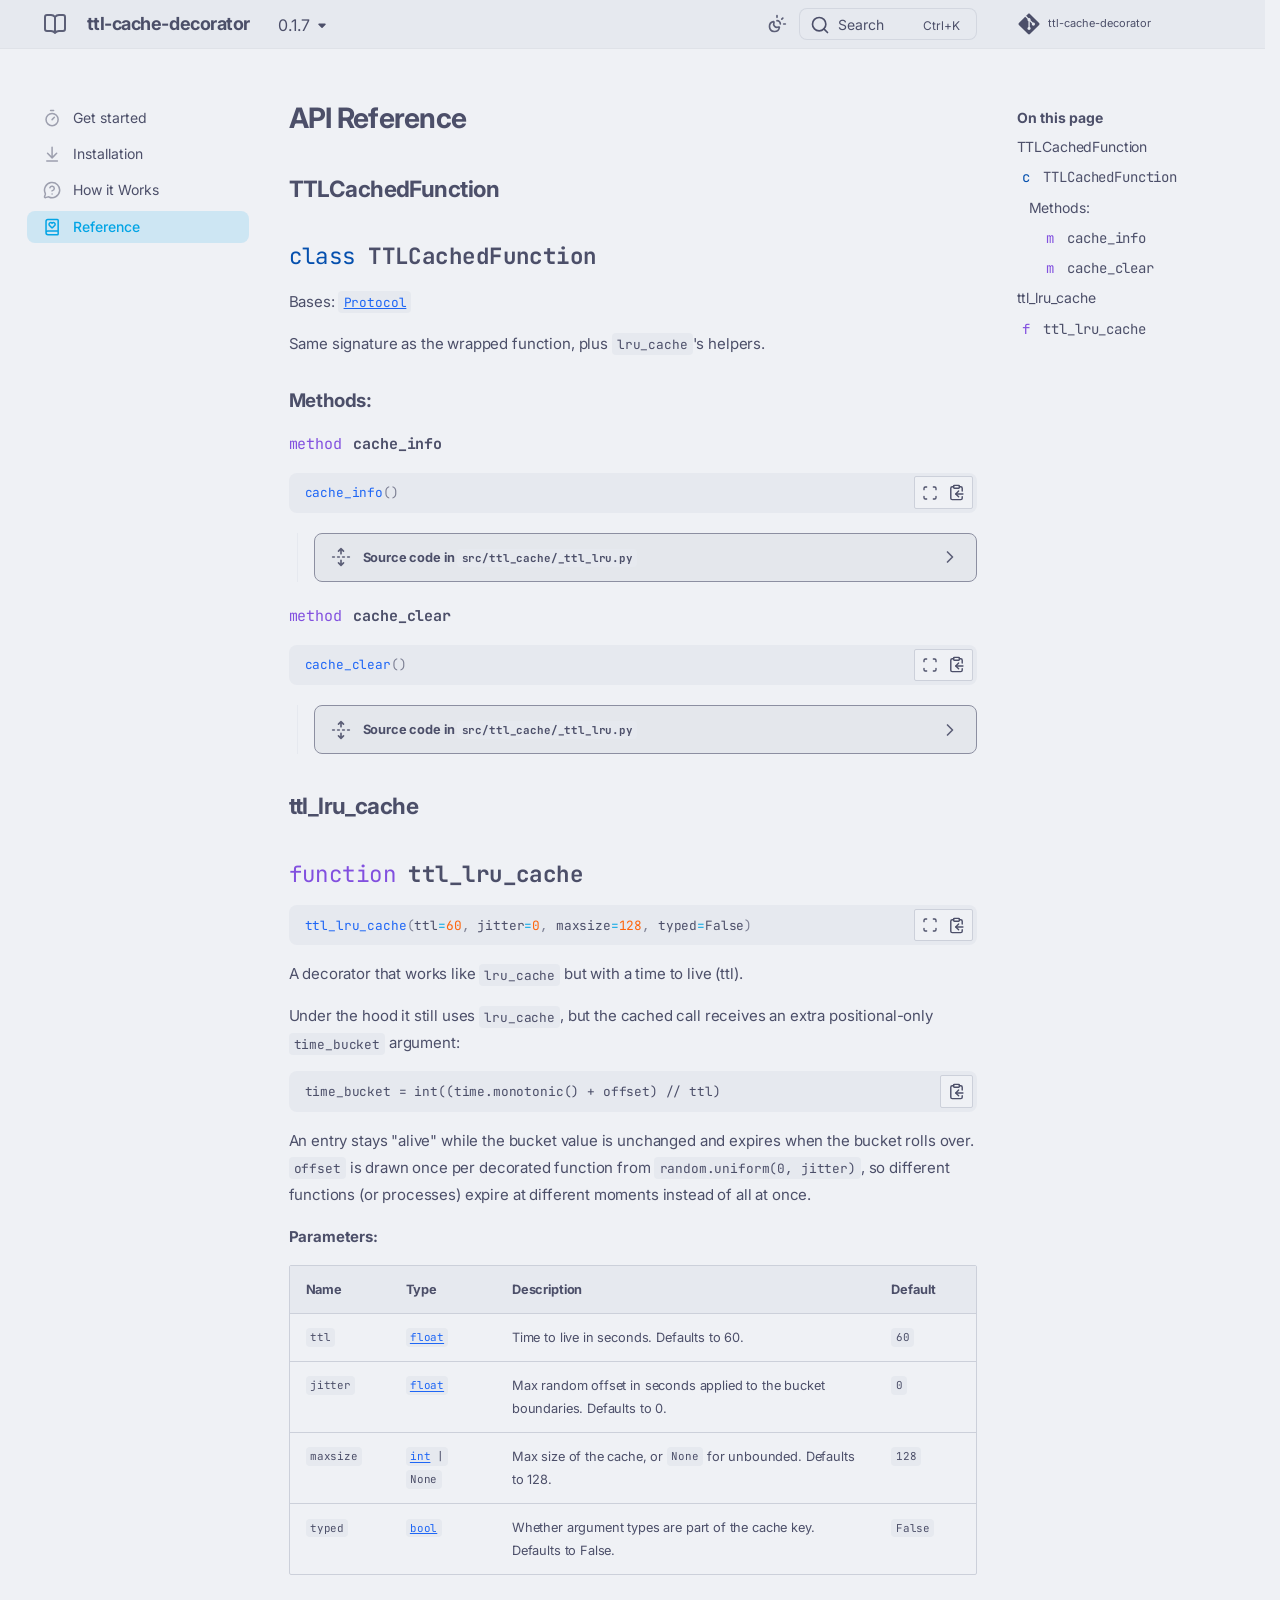
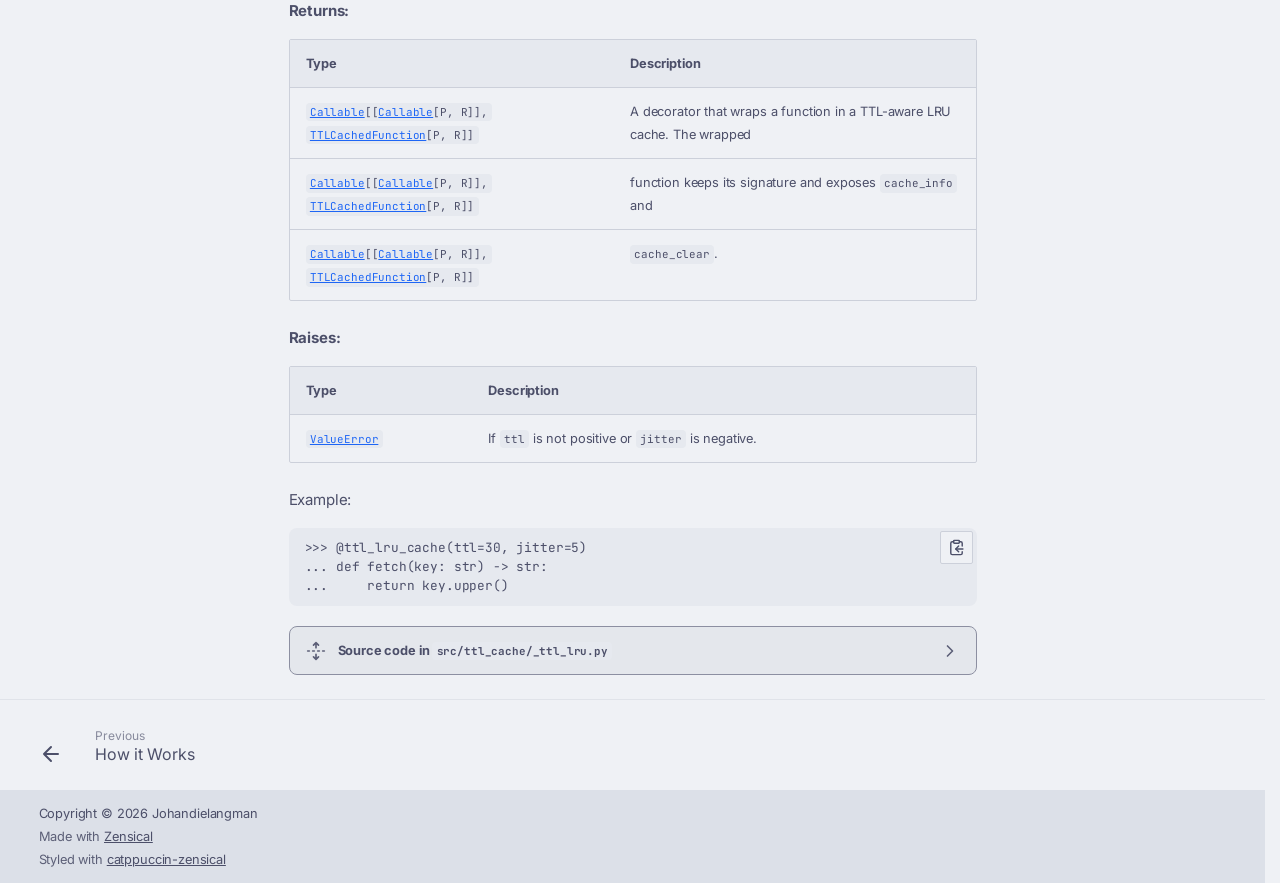
<file: 0.1.7/api_reference/index.html>
<!doctype html>
<html lang="en" class="no-js">
  <head>
    
      <meta charset="utf-8">
      <meta name="viewport" content="width=device-width,initial-scale=1">
      
        <meta name="description" content="LRU Cache Decorator with a Time to Live">
      
      
        <meta name="author" content="Johandielangman">
      
      
        <link rel="canonical" href="https://johandielangman.github.io/ttl-cache-decorator/0.1.7/api_reference/">
      
      
      
        <link rel="prev" href="../how_it_works/">
      
      
      
        
      
      
      <link rel="icon" href="../static/images/favicon.png">
      <meta name="generator" content="zensical-0.1.0">
    
    
      
        <title>Reference - ttl-cache-decorator</title>
      
    
    
  
      
        
      
      <link rel="stylesheet" href="../assets/stylesheets/modern/main.4ab2de0c.min.css">
      
        
          
        
        <link rel="stylesheet" href="../assets/stylesheets/modern/palette.b60ce83d.min.css">
      
      


    
  <link rel="stylesheet" href="../assets/stylesheets/catppuccin.css">

    
      
    
    
      
        
        
        <link rel="preconnect" href="https://fonts.gstatic.com" crossorigin>
        <link rel="stylesheet" href="https://fonts.googleapis.com/css?family=Inter:300,300i,400,400i,500,500i,700,700i%7CJetbrains+Mono:400,400i,700,700i&amp;display=fallback">
        <style>:root{--md-text-font:"Inter";--md-code-font:"Jetbrains Mono"}</style>
      
    
    
      <link rel="stylesheet" href="../static/stylesheets/custom.css">
    
    <script>__md_scope=new URL("..",location),__md_scope.pathname.endsWith("/")||(__md_scope=new URL(__md_scope.pathname+"/",location)),__md_hash=e=>[...e].reduce(((e,t)=>(e<<5)-e+t.charCodeAt(0)),0),__md_get=(e,t=localStorage,_=__md_scope)=>JSON.parse(t.getItem(_.pathname+"."+e)),__md_set=(e,t,_=localStorage,a=__md_scope)=>{try{_.setItem(a.pathname+"."+e,JSON.stringify(t))}catch(e){}},document.documentElement.setAttribute("data-platform",navigator.platform)</script>
    
      

    
    
  </head>
  
  
    
    
      
    
    
    
    
    <body dir="ltr" data-md-color-scheme="default" data-md-color-primary="indigo" data-md-color-accent="indigo">
  
    
    <input class="md-toggle" data-md-toggle="drawer" type="checkbox" id="__drawer" autocomplete="off">
    <input class="md-toggle" data-md-toggle="search" type="checkbox" id="__search" autocomplete="off">
    <label class="md-overlay" for="__drawer" aria-hidden="true"></label>
    <div data-md-component="skip">
      <a href="#__skip" class="md-skip">
        Skip to content
      </a>
    </div>
    <div data-md-component="announce">
      
    </div>
    
      <div data-md-color-scheme="default" data-md-component="outdated" hidden>
        
      </div>
    
    
      

  

<header class="md-header md-header--shadow" data-md-component="header">
  <nav class="md-header__inner md-grid" aria-label="Header">
    <a href="./.." title="ttl-cache-decorator" class="md-header__button md-logo" aria-label="ttl-cache-decorator" data-md-component="logo">
      
  
  <svg xmlns="http://www.w3.org/2000/svg" fill="none" stroke="currentColor" stroke-linecap="round" stroke-linejoin="round" stroke-width="2" class="lucide lucide-book-open" viewBox="0 0 24 24"><path d="M12 5v16M20.001 19A2 2 0 0 0 22 17V5a2 2 0 0 0-1.999-2L16 3.002A5 5 0 0 0 12 5a5 5 0 0 0-4-2H4a2 2 0 0 0-2 2v12a2 2 0 0 0 1.999 2H8a5 5 0 0 1 4 2 5 5 0 0 1 4-2z"/></svg>

    </a>
    <label class="md-header__button md-icon" for="__drawer">
      
      <svg xmlns="http://www.w3.org/2000/svg" fill="none" stroke="currentColor" stroke-linecap="round" stroke-linejoin="round" stroke-width="2" class="lucide lucide-menu" viewBox="0 0 24 24"><path d="M4 5h16M4 12h16M4 19h16"/></svg>
      <span class="md-visually-hidden">Navigation</span>
    </label>
    <div class="md-header__title" data-md-component="header-title">
      <div class="md-header__ellipsis">
        <div class="md-header__topic">
          <span class="md-ellipsis">
            ttl-cache-decorator
          </span>
        </div>
        <div class="md-header__topic" data-md-component="header-topic">
          <span class="md-ellipsis">
            
              Reference
            
          </span>
        </div>
      </div>
    </div>
    
      
        <form class="md-header__option" data-md-component="palette">
  
    
    
    
    <input class="md-option" data-md-color-media="(prefers-color-scheme)" data-md-color-scheme="default" data-md-color-primary="indigo" data-md-color-accent="indigo"  aria-label="Switch to light mode"  type="radio" name="__palette" id="__palette_0">
    
      <label class="md-header__button md-icon" title="Switch to light mode" for="__palette_1" hidden>
        <svg xmlns="http://www.w3.org/2000/svg" fill="none" stroke="currentColor" stroke-linecap="round" stroke-linejoin="round" stroke-width="2" class="lucide lucide-sun-moon" viewBox="0 0 24 24"><path d="M12 2v2M14.837 16.385a6 6 0 1 1-7.223-7.222c.624-.147.97.66.715 1.248a4 4 0 0 0 5.26 5.259c.589-.255 1.396.09 1.248.715M16 12a4 4 0 0 0-4-4M19 5l-1.256 1.256M20 12h2"/></svg>
      </label>
    
  
    
    
    
    <input class="md-option" data-md-color-media="(prefers-color-scheme: light)" data-md-color-scheme="catppuccin-latte" data-md-color-primary="indigo" data-md-color-accent="indigo"  aria-label="Switch to dark mode"  type="radio" name="__palette" id="__palette_1">
    
      <label class="md-header__button md-icon" title="Switch to dark mode" for="__palette_2" hidden>
        <svg xmlns="http://www.w3.org/2000/svg" fill="none" stroke="currentColor" stroke-linecap="round" stroke-linejoin="round" stroke-width="2" class="lucide lucide-sun" viewBox="0 0 24 24"><circle cx="12" cy="12" r="4"/><path d="M12 2v2M12 20v2M4.93 4.93l1.41 1.41M17.66 17.66l1.41 1.41M2 12h2M20 12h2M6.34 17.66l-1.41 1.41M19.07 4.93l-1.41 1.41"/></svg>
      </label>
    
  
    
    
    
    <input class="md-option" data-md-color-media="(prefers-color-scheme: dark)" data-md-color-scheme="catppuccin-macchiato" data-md-color-primary="indigo" data-md-color-accent="indigo"  aria-label="Switch to system preference"  type="radio" name="__palette" id="__palette_2">
    
      <label class="md-header__button md-icon" title="Switch to system preference" for="__palette_0" hidden>
        <svg xmlns="http://www.w3.org/2000/svg" fill="none" stroke="currentColor" stroke-linecap="round" stroke-linejoin="round" stroke-width="2" class="lucide lucide-moon" viewBox="0 0 24 24"><path d="M20.985 12.486a9 9 0 1 1-9.473-9.472c.405-.022.617.46.402.803a6 6 0 0 0 8.268 8.268c.344-.215.825-.004.803.401"/></svg>
      </label>
    
  
</form>
      
    
    
      <script>var palette=__md_get("__palette");if(palette&&palette.color){if("(prefers-color-scheme)"===palette.color.media){var media=matchMedia("(prefers-color-scheme: light)"),input=document.querySelector(media.matches?"[data-md-color-media='(prefers-color-scheme: light)']":"[data-md-color-media='(prefers-color-scheme: dark)']");palette.color.media=input.getAttribute("data-md-color-media"),palette.color.scheme=input.getAttribute("data-md-color-scheme"),palette.color.primary=input.getAttribute("data-md-color-primary"),palette.color.accent=input.getAttribute("data-md-color-accent")}for(var[key,value]of Object.entries(palette.color))document.body.setAttribute("data-md-color-"+key,value)}</script>
    
    
    
      
      
        <label class="md-header__button md-icon" for="__search">
          
          <svg xmlns="http://www.w3.org/2000/svg" fill="none" stroke="currentColor" stroke-linecap="round" stroke-linejoin="round" stroke-width="2" class="lucide lucide-search" viewBox="0 0 24 24"><path d="m21 21-4.34-4.34"/><circle cx="11" cy="11" r="8"/></svg>
          <span class="md-visually-hidden">Search</span>
        </label>
        <div class="md-search" data-md-component="search" role="dialog" aria-label="Search">
  <button type="button" class="md-search__button">
    Search
  </button>
</div>
      
    
    <div class="md-header__source">
      
        <a href="https://github.com/Johandielangman/ttl-cache-decorator" title="Go to repository" class="md-source" data-md-component="source">
  <div class="md-source__icon md-icon">
    
    <svg xmlns="http://www.w3.org/2000/svg" viewBox="0 0 448 512"><!--! Font Awesome Free 7.3.1 by @fontawesome - https://fontawesome.com License - https://fontawesome.com/license/free (Icons: CC BY 4.0, Fonts: SIL OFL 1.1, Code: MIT License) Copyright 2026 Fonticons, Inc.--><path fill="currentColor" d="M439.6 236.1 244 40.5c-5.4-5.5-12.8-8.5-20.4-8.5s-15 3-20.4 8.4L162.5 81l51.5 51.5c27.1-9.1 52.7 16.8 43.4 43.7l49.7 49.7c34.2-11.8 61.2 31 35.5 56.7-26.5 26.5-70.2-2.9-56-37.3L240.3 199v121.9c25.3 12.5 22.3 41.8 9.1 55-6.4 6.4-15.2 10.1-24.3 10.1s-17.8-3.6-24.3-10.1c-17.6-17.6-11.1-46.9 11.2-56v-123c-20.8-8.5-24.6-30.7-18.6-45L142.6 101 8.5 235.1C3 240.6 0 247.9 0 255.5s3 15 8.5 20.4l195.6 195.7c5.4 5.4 12.7 8.4 20.4 8.4s15-3 20.4-8.4l194.7-194.7c5.4-5.4 8.4-12.8 8.4-20.4s-3-15-8.4-20.4"/></svg>
  </div>
  <div class="md-source__repository">
    ttl-cache-decorator
  </div>
</a>
      
    </div>
  </nav>
  
</header>
    
    <div class="md-container" data-md-component="container">
      
      
        
          
        
      
      <main class="md-main" data-md-component="main">
        <div class="md-main__inner md-grid">
          
            
              
              <div class="md-sidebar md-sidebar--primary" data-md-component="sidebar" data-md-type="navigation" >
                <div class="md-sidebar__scrollwrap">
                  <div class="md-sidebar__inner">
                    



<nav class="md-nav md-nav--primary" aria-label="Navigation" data-md-level="0">
  <label class="md-nav__title" for="__drawer">
    <a href="./.." title="ttl-cache-decorator" class="md-nav__button md-logo" aria-label="ttl-cache-decorator" data-md-component="logo">
      
  
  <svg xmlns="http://www.w3.org/2000/svg" fill="none" stroke="currentColor" stroke-linecap="round" stroke-linejoin="round" stroke-width="2" class="lucide lucide-book-open" viewBox="0 0 24 24"><path d="M12 5v16M20.001 19A2 2 0 0 0 22 17V5a2 2 0 0 0-1.999-2L16 3.002A5 5 0 0 0 12 5a5 5 0 0 0-4-2H4a2 2 0 0 0-2 2v12a2 2 0 0 0 1.999 2H8a5 5 0 0 1 4 2 5 5 0 0 1 4-2z"/></svg>

    </a>
    ttl-cache-decorator
  </label>
  
    <div class="md-nav__source">
      <a href="https://github.com/Johandielangman/ttl-cache-decorator" title="Go to repository" class="md-source" data-md-component="source">
  <div class="md-source__icon md-icon">
    
    <svg xmlns="http://www.w3.org/2000/svg" viewBox="0 0 448 512"><!--! Font Awesome Free 7.3.1 by @fontawesome - https://fontawesome.com License - https://fontawesome.com/license/free (Icons: CC BY 4.0, Fonts: SIL OFL 1.1, Code: MIT License) Copyright 2026 Fonticons, Inc.--><path fill="currentColor" d="M439.6 236.1 244 40.5c-5.4-5.5-12.8-8.5-20.4-8.5s-15 3-20.4 8.4L162.5 81l51.5 51.5c27.1-9.1 52.7 16.8 43.4 43.7l49.7 49.7c34.2-11.8 61.2 31 35.5 56.7-26.5 26.5-70.2-2.9-56-37.3L240.3 199v121.9c25.3 12.5 22.3 41.8 9.1 55-6.4 6.4-15.2 10.1-24.3 10.1s-17.8-3.6-24.3-10.1c-17.6-17.6-11.1-46.9 11.2-56v-123c-20.8-8.5-24.6-30.7-18.6-45L142.6 101 8.5 235.1C3 240.6 0 247.9 0 255.5s3 15 8.5 20.4l195.6 195.7c5.4 5.4 12.7 8.4 20.4 8.4s15-3 20.4-8.4l194.7-194.7c5.4-5.4 8.4-12.8 8.4-20.4s-3-15-8.4-20.4"/></svg>
  </div>
  <div class="md-source__repository">
    ttl-cache-decorator
  </div>
</a>
    </div>
  
  <ul class="md-nav__list" data-md-scrollfix>
    
      
      
  
  
  
  
    <li class="md-nav__item">
      <a href="./.." class="md-nav__link">
        
  
  
    <svg xmlns="http://www.w3.org/2000/svg" fill="none" stroke="currentColor" stroke-linecap="round" stroke-linejoin="round" stroke-width="2" class="lucide lucide-timer" viewBox="0 0 24 24"><path d="M10 2h4M12 14l3-3"/><circle cx="12" cy="14" r="8"/></svg>
  
  <span class="md-ellipsis">
    
  
  Get started

    
  </span>
  
  

      </a>
    </li>
  

    
      
      
  
  
  
  
    <li class="md-nav__item">
      <a href="../installation/" class="md-nav__link">
        
  
  
    <svg xmlns="http://www.w3.org/2000/svg" fill="none" stroke="currentColor" stroke-linecap="round" stroke-linejoin="round" stroke-width="2" class="lucide lucide-arrow-down-to-line" viewBox="0 0 24 24"><path d="M12 17V3M6 11l6 6 6-6M19 21H5"/></svg>
  
  <span class="md-ellipsis">
    
  
  Installation

    
  </span>
  
  

      </a>
    </li>
  

    
      
      
  
  
  
  
    <li class="md-nav__item">
      <a href="../how_it_works/" class="md-nav__link">
        
  
  
    <svg xmlns="http://www.w3.org/2000/svg" fill="none" stroke="currentColor" stroke-linecap="round" stroke-linejoin="round" stroke-width="2" class="lucide lucide-message-circle-question-mark" viewBox="0 0 24 24"><path d="M2.992 16.342a2 2 0 0 1 .094 1.167l-1.065 3.29a1 1 0 0 0 1.236 1.168l3.413-.998a2 2 0 0 1 1.099.092 10 10 0 1 0-4.777-4.719"/><path d="M9.09 9a3 3 0 0 1 5.83 1c0 2-3 3-3 3M12 17h.01"/></svg>
  
  <span class="md-ellipsis">
    
  
  How it Works

    
  </span>
  
  

      </a>
    </li>
  

    
      
      
  
  
    
  
  
  
    <li class="md-nav__item md-nav__item--active">
      
      
      
      
        
      
      
        <label class="md-nav__link md-nav__link--active" for="__toc">
          
  
  
    <svg xmlns="http://www.w3.org/2000/svg" fill="none" stroke="currentColor" stroke-linecap="round" stroke-linejoin="round" stroke-width="2" class="lucide lucide-book-heart" viewBox="0 0 24 24"><path d="M4 19.5v-15A2.5 2.5 0 0 1 6.5 2H19a1 1 0 0 1 1 1v18a1 1 0 0 1-1 1H6.5a1 1 0 0 1 0-5H20"/><path d="M8.62 9.8A2.25 2.25 0 1 1 12 6.836a2.25 2.25 0 1 1 3.38 2.966l-2.626 2.856a.998.998 0 0 1-1.507 0z"/></svg>
  
  <span class="md-ellipsis">
    
  
  Reference

    
  </span>
  
  

          <span class="md-nav__icon md-icon"></span>
        </label>
      
      <a href="././" class="md-nav__link md-nav__link--active">
        
  
  
    <svg xmlns="http://www.w3.org/2000/svg" fill="none" stroke="currentColor" stroke-linecap="round" stroke-linejoin="round" stroke-width="2" class="lucide lucide-book-heart" viewBox="0 0 24 24"><path d="M4 19.5v-15A2.5 2.5 0 0 1 6.5 2H19a1 1 0 0 1 1 1v18a1 1 0 0 1-1 1H6.5a1 1 0 0 1 0-5H20"/><path d="M8.62 9.8A2.25 2.25 0 1 1 12 6.836a2.25 2.25 0 1 1 3.38 2.966l-2.626 2.856a.998.998 0 0 1-1.507 0z"/></svg>
  
  <span class="md-ellipsis">
    
  
  Reference

    
  </span>
  
  

      </a>
      
        


<nav class="md-nav md-nav--secondary" aria-label="On this page">
  
  
  
    
  
  
    <label class="md-nav__title" for="__toc">
      <span class="md-nav__icon md-icon"></span>
      On this page
    </label>
    <ul class="md-nav__list" data-md-component="toc" data-md-scrollfix>
      
        <li class="md-nav__item">
  <a href="#ttlcachedfunction" class="md-nav__link">
    <span class="md-ellipsis">
      <span class="md-typeset">
        TTLCachedFunction
      </span>
    </span>
  </a>
  
</li>
      
        <li class="md-nav__item">
  <a href="#ttl_cache.TTLCachedFunction" class="md-nav__link">
    <span class="md-ellipsis">
      <span class="md-typeset">
        <code class="doc-symbol doc-symbol-toc doc-symbol-class"></code>&nbsp;TTLCachedFunction
      </span>
    </span>
  </a>
  
    <nav class="md-nav" aria-label="TTLCachedFunction">
      <ul class="md-nav__list">
        
          <li class="md-nav__item">
  <a href="#ttl_cache.TTLCachedFunction-functions" class="md-nav__link">
    <span class="md-ellipsis">
      <span class="md-typeset">
        Methods:
      </span>
    </span>
  </a>
  
    <nav class="md-nav" aria-label="Methods:">
      <ul class="md-nav__list">
        
          <li class="md-nav__item">
  <a href="#ttl_cache.TTLCachedFunction.cache_info" class="md-nav__link">
    <span class="md-ellipsis">
      <span class="md-typeset">
        <code class="doc-symbol doc-symbol-toc doc-symbol-method"></code>&nbsp;cache_info
      </span>
    </span>
  </a>
  
</li>
        
          <li class="md-nav__item">
  <a href="#ttl_cache.TTLCachedFunction.cache_clear" class="md-nav__link">
    <span class="md-ellipsis">
      <span class="md-typeset">
        <code class="doc-symbol doc-symbol-toc doc-symbol-method"></code>&nbsp;cache_clear
      </span>
    </span>
  </a>
  
</li>
        
      </ul>
    </nav>
  
</li>
        
      </ul>
    </nav>
  
</li>
      
        <li class="md-nav__item">
  <a href="#ttl_lru_cache" class="md-nav__link">
    <span class="md-ellipsis">
      <span class="md-typeset">
        ttl_lru_cache
      </span>
    </span>
  </a>
  
</li>
      
        <li class="md-nav__item">
  <a href="#ttl_cache.ttl_lru_cache" class="md-nav__link">
    <span class="md-ellipsis">
      <span class="md-typeset">
        <code class="doc-symbol doc-symbol-toc doc-symbol-function"></code>&nbsp;ttl_lru_cache
      </span>
    </span>
  </a>
  
</li>
      
    </ul>
  
</nav>
      
    </li>
  

    
  </ul>
</nav>
                  </div>
                </div>
              </div>
            
            
              
              <div class="md-sidebar md-sidebar--secondary" data-md-component="sidebar" data-md-type="toc" >
                <div class="md-sidebar__scrollwrap">
                  
                    
                    
                    
                      
                    
                    
                      <input class="md-nav__toggle md-toggle" type="checkbox" id="__toc">
                      <div class="md-sidebar-button__wrapper">
                        <label class="md-sidebar-button" for="__toc"></label>
                      </div>
                    
                  
                  <div class="md-sidebar__inner">
                    


<nav class="md-nav md-nav--secondary" aria-label="On this page">
  
  
  
    
  
  
    <label class="md-nav__title" for="__toc">
      <span class="md-nav__icon md-icon"></span>
      On this page
    </label>
    <ul class="md-nav__list" data-md-component="toc" data-md-scrollfix>
      
        <li class="md-nav__item">
  <a href="#ttlcachedfunction" class="md-nav__link">
    <span class="md-ellipsis">
      <span class="md-typeset">
        TTLCachedFunction
      </span>
    </span>
  </a>
  
</li>
      
        <li class="md-nav__item">
  <a href="#ttl_cache.TTLCachedFunction" class="md-nav__link">
    <span class="md-ellipsis">
      <span class="md-typeset">
        <code class="doc-symbol doc-symbol-toc doc-symbol-class"></code>&nbsp;TTLCachedFunction
      </span>
    </span>
  </a>
  
    <nav class="md-nav" aria-label="TTLCachedFunction">
      <ul class="md-nav__list">
        
          <li class="md-nav__item">
  <a href="#ttl_cache.TTLCachedFunction-functions" class="md-nav__link">
    <span class="md-ellipsis">
      <span class="md-typeset">
        Methods:
      </span>
    </span>
  </a>
  
    <nav class="md-nav" aria-label="Methods:">
      <ul class="md-nav__list">
        
          <li class="md-nav__item">
  <a href="#ttl_cache.TTLCachedFunction.cache_info" class="md-nav__link">
    <span class="md-ellipsis">
      <span class="md-typeset">
        <code class="doc-symbol doc-symbol-toc doc-symbol-method"></code>&nbsp;cache_info
      </span>
    </span>
  </a>
  
</li>
        
          <li class="md-nav__item">
  <a href="#ttl_cache.TTLCachedFunction.cache_clear" class="md-nav__link">
    <span class="md-ellipsis">
      <span class="md-typeset">
        <code class="doc-symbol doc-symbol-toc doc-symbol-method"></code>&nbsp;cache_clear
      </span>
    </span>
  </a>
  
</li>
        
      </ul>
    </nav>
  
</li>
        
      </ul>
    </nav>
  
</li>
      
        <li class="md-nav__item">
  <a href="#ttl_lru_cache" class="md-nav__link">
    <span class="md-ellipsis">
      <span class="md-typeset">
        ttl_lru_cache
      </span>
    </span>
  </a>
  
</li>
      
        <li class="md-nav__item">
  <a href="#ttl_cache.ttl_lru_cache" class="md-nav__link">
    <span class="md-ellipsis">
      <span class="md-typeset">
        <code class="doc-symbol doc-symbol-toc doc-symbol-function"></code>&nbsp;ttl_lru_cache
      </span>
    </span>
  </a>
  
</li>
      
    </ul>
  
</nav>
                  </div>
                </div>
              </div>
            
          
          
            <div class="md-content" data-md-component="content">
              
                



  


              
              <article class="md-content__inner md-typeset">
                <a id="__skip" tabindex="-1"></a>
                
                  

  
  


<h1 id="api-reference">API Reference<a class="headerlink" href="#api-reference" title="Permanent link">&para;</a></h1>
<h2 id="ttlcachedfunction">TTLCachedFunction<a class="headerlink" href="#ttlcachedfunction" title="Permanent link">&para;</a></h2>


<div class="doc doc-object doc-class">



<h2 id="ttl_cache.TTLCachedFunction" class="doc doc-heading">
<code class="doc-symbol doc-symbol-heading doc-symbol-class"></code>            <span class="doc doc-object-name doc-class-name">TTLCachedFunction</span>


<a href="#ttl_cache.TTLCachedFunction" class="headerlink" title="Permanent link">&para;</a></h2>


    <div class="doc doc-contents first">
            <p class="doc doc-class-bases">
              Bases: <code><a class="autorefs autorefs-external" title="&lt;code&gt;typing.Protocol&lt;/code&gt;" href="https://docs.python.org/3/library/typing.html#typing.Protocol">Protocol</a></code></p>



        <p>Same signature as the wrapped function, plus <code>lru_cache</code>'s helpers.</p>











<div class="doc doc-children">








<h3 id="ttl_cache.TTLCachedFunction-functions">Methods:<a href="#ttl_cache.TTLCachedFunction-functions" class="headerlink" title="Permanent link">&para;</a></h3>

<div class="doc doc-object doc-function">


<h4 id="ttl_cache.TTLCachedFunction.cache_info" class="doc doc-heading">
<code class="doc-symbol doc-symbol-heading doc-symbol-method"></code>            <span class="doc doc-object-name doc-function-name">cache_info</span>


<a href="#ttl_cache.TTLCachedFunction.cache_info" class="headerlink" title="Permanent link">&para;</a></h4>
<div class="language-python doc-signature highlight"><pre><span></span><code><span id="__span-0-1"><a id="__codelineno-0-1" name="__codelineno-0-1" href="#__codelineno-0-1"></a><span class="nf">cache_info</span><span class="p">()</span>
</span></code></pre></div>

    <div class="doc doc-contents ">


            <details class="mkdocstrings-source">
              <summary>Source code in <code>src/ttl_cache/_ttl_lru.py</code></summary>
              <div class="language-python highlight"><table class="highlighttable"><tr><td class="linenos"><div class="linenodiv"><pre><span></span><span class="normal"><a href="#ttl_cache.TTLCachedFunction.cache_info--source--__codelineno-0-13">13</a></span></pre></div></td><td class="code"><div><pre><span></span><code><span id="ttl_cache.TTLCachedFunction.cache_info--source--__span-0-13"><a id="ttl_cache.TTLCachedFunction.cache_info--source--__codelineno-0-13" name="ttl_cache.TTLCachedFunction.cache_info--source--__codelineno-0-13"></a><span class="k">def</span><span class="w"> </span><span class="nf">cache_info</span><span class="p">(</span><span class="bp">self</span><span class="p">)</span> <span class="o">-&gt;</span> <span class="n">functools</span><span class="o">.</span><span class="n">_CacheInfo</span><span class="p">:</span> <span class="o">...</span>
</span></code></pre></div></td></tr></table></div>
            </details>
    </div>

</div>

<div class="doc doc-object doc-function">


<h4 id="ttl_cache.TTLCachedFunction.cache_clear" class="doc doc-heading">
<code class="doc-symbol doc-symbol-heading doc-symbol-method"></code>            <span class="doc doc-object-name doc-function-name">cache_clear</span>


<a href="#ttl_cache.TTLCachedFunction.cache_clear" class="headerlink" title="Permanent link">&para;</a></h4>
<div class="language-python doc-signature highlight"><pre><span></span><code><span id="__span-0-1"><a id="__codelineno-0-1" name="__codelineno-0-1" href="#__codelineno-0-1"></a><span class="nf">cache_clear</span><span class="p">()</span>
</span></code></pre></div>

    <div class="doc doc-contents ">


            <details class="mkdocstrings-source">
              <summary>Source code in <code>src/ttl_cache/_ttl_lru.py</code></summary>
              <div class="language-python highlight"><table class="highlighttable"><tr><td class="linenos"><div class="linenodiv"><pre><span></span><span class="normal"><a href="#ttl_cache.TTLCachedFunction.cache_clear--source--__codelineno-0-14">14</a></span></pre></div></td><td class="code"><div><pre><span></span><code><span id="ttl_cache.TTLCachedFunction.cache_clear--source--__span-0-14"><a id="ttl_cache.TTLCachedFunction.cache_clear--source--__codelineno-0-14" name="ttl_cache.TTLCachedFunction.cache_clear--source--__codelineno-0-14"></a><span class="k">def</span><span class="w"> </span><span class="nf">cache_clear</span><span class="p">(</span><span class="bp">self</span><span class="p">)</span> <span class="o">-&gt;</span> <span class="kc">None</span><span class="p">:</span> <span class="o">...</span>
</span></code></pre></div></td></tr></table></div>
            </details>
    </div>

</div>



  </div>

    </div>

</div><h2 id="ttl_lru_cache">ttl_lru_cache<a class="headerlink" href="#ttl_lru_cache" title="Permanent link">&para;</a></h2>


<div class="doc doc-object doc-function">


<h2 id="ttl_cache.ttl_lru_cache" class="doc doc-heading">
<code class="doc-symbol doc-symbol-heading doc-symbol-function"></code>            <span class="doc doc-object-name doc-function-name">ttl_lru_cache</span>


<a href="#ttl_cache.ttl_lru_cache" class="headerlink" title="Permanent link">&para;</a></h2>
<div class="language-python doc-signature highlight"><pre><span></span><code><span id="__span-0-1"><a id="__codelineno-0-1" name="__codelineno-0-1" href="#__codelineno-0-1"></a><span class="nf">ttl_lru_cache</span><span class="p">(</span><span class="n">ttl</span><span class="o">=</span><span class="mi">60</span><span class="p">,</span> <span class="n">jitter</span><span class="o">=</span><span class="mi">0</span><span class="p">,</span> <span class="n">maxsize</span><span class="o">=</span><span class="mi">128</span><span class="p">,</span> <span class="n">typed</span><span class="o">=</span><span class="kc">False</span><span class="p">)</span>
</span></code></pre></div>

    <div class="doc doc-contents first">

        <p>A decorator that works like <code>lru_cache</code> but with a time to live (ttl).</p>
<p>Under the hood it still uses <code>lru_cache</code>, but the cached call receives an
extra positional-only <code>time_bucket</code> argument:</p>
<div class="language-text highlight"><pre><span></span><code>time_bucket = int((time.monotonic() + offset) // ttl)
</code></pre></div>
<p>An entry stays "alive" while the bucket value is unchanged and expires when
the bucket rolls over. <code>offset</code> is drawn once per decorated function from
<code>random.uniform(0, jitter)</code>, so different functions (or processes) expire
at different moments instead of all at once.</p>


<p><span class="doc-section-title">Parameters:</span></p>
    <table>
      <thead>
        <tr>
          <th>Name</th>
          <th>Type</th>
          <th>Description</th>
          <th>Default</th>
        </tr>
      </thead>
      <tbody>
          <tr class="doc-section-item">
            <td>
                <code>ttl</code>
            </td>
            <td>
                  <code><a class="autorefs autorefs-external" href="https://docs.python.org/3/builtins/functions.html#float">float</a></code>
            </td>
            <td>
              <div class="doc-md-description">
                <p>Time to live in seconds. Defaults to 60.</p>
              </div>
            </td>
            <td>
                  <code>60</code>
            </td>
          </tr>
          <tr class="doc-section-item">
            <td>
                <code>jitter</code>
            </td>
            <td>
                  <code><a class="autorefs autorefs-external" href="https://docs.python.org/3/builtins/functions.html#float">float</a></code>
            </td>
            <td>
              <div class="doc-md-description">
                <p>Max random offset in seconds applied to the bucket boundaries.
Defaults to 0.</p>
              </div>
            </td>
            <td>
                  <code>0</code>
            </td>
          </tr>
          <tr class="doc-section-item">
            <td>
                <code>maxsize</code>
            </td>
            <td>
                  <code><a class="autorefs autorefs-external" href="https://docs.python.org/3/builtins/functions.html#int">int</a> | None</code>
            </td>
            <td>
              <div class="doc-md-description">
                <p>Max size of the cache, or <code>None</code> for unbounded. Defaults to 128.</p>
              </div>
            </td>
            <td>
                  <code>128</code>
            </td>
          </tr>
          <tr class="doc-section-item">
            <td>
                <code>typed</code>
            </td>
            <td>
                  <code><a class="autorefs autorefs-external" href="https://docs.python.org/3/builtins/functions.html#bool">bool</a></code>
            </td>
            <td>
              <div class="doc-md-description">
                <p>Whether argument types are part of the cache key. Defaults to False.</p>
              </div>
            </td>
            <td>
                  <code>False</code>
            </td>
          </tr>
      </tbody>
    </table>


    <p><span class="doc-section-title">Returns:</span></p>
    <table>
      <thead>
        <tr>
          <th>Type</th>
          <th>Description</th>
        </tr>
      </thead>
      <tbody>
          <tr class="doc-section-item">
            <td>
                  <code><a class="autorefs autorefs-external" title="&lt;code&gt;collections.abc.Callable&lt;/code&gt;" href="https://docs.python.org/3/library/collections.abc.html#collections.abc.Callable">Callable</a>[[<a class="autorefs autorefs-external" title="&lt;code&gt;collections.abc.Callable&lt;/code&gt;" href="https://docs.python.org/3/library/collections.abc.html#collections.abc.Callable">Callable</a>[<span title="ttl_cache._ttl_lru.ttl_lru_cache[**P]">P</span>, <span title="ttl_cache._ttl_lru.ttl_lru_cache[R]">R</span>]], <a class="autorefs autorefs-internal" title="&lt;code class=&quot;doc-symbol doc-symbol-heading doc-symbol-class&quot;&gt;&lt;/code&gt;            &lt;span class=&quot;doc doc-object-name doc-class-name&quot;&gt;TTLCachedFunction&lt;/span&gt; (&lt;code&gt;ttl_cache._ttl_lru.TTLCachedFunction&lt;/code&gt;)" href="./#ttl_cache.TTLCachedFunction">TTLCachedFunction</a>[<span title="ttl_cache._ttl_lru.ttl_lru_cache[**P]">P</span>, <span title="ttl_cache._ttl_lru.ttl_lru_cache[R]">R</span>]]</code>
            </td>
            <td>
              <div class="doc-md-description">
                <p>A decorator that wraps a function in a TTL-aware LRU cache. The wrapped</p>
              </div>
            </td>
          </tr>
          <tr class="doc-section-item">
            <td>
                  <code><a class="autorefs autorefs-external" title="&lt;code&gt;collections.abc.Callable&lt;/code&gt;" href="https://docs.python.org/3/library/collections.abc.html#collections.abc.Callable">Callable</a>[[<a class="autorefs autorefs-external" title="&lt;code&gt;collections.abc.Callable&lt;/code&gt;" href="https://docs.python.org/3/library/collections.abc.html#collections.abc.Callable">Callable</a>[<span title="ttl_cache._ttl_lru.ttl_lru_cache[**P]">P</span>, <span title="ttl_cache._ttl_lru.ttl_lru_cache[R]">R</span>]], <a class="autorefs autorefs-internal" title="&lt;code class=&quot;doc-symbol doc-symbol-heading doc-symbol-class&quot;&gt;&lt;/code&gt;            &lt;span class=&quot;doc doc-object-name doc-class-name&quot;&gt;TTLCachedFunction&lt;/span&gt; (&lt;code&gt;ttl_cache._ttl_lru.TTLCachedFunction&lt;/code&gt;)" href="./#ttl_cache.TTLCachedFunction">TTLCachedFunction</a>[<span title="ttl_cache._ttl_lru.ttl_lru_cache[**P]">P</span>, <span title="ttl_cache._ttl_lru.ttl_lru_cache[R]">R</span>]]</code>
            </td>
            <td>
              <div class="doc-md-description">
                <p>function keeps its signature and exposes <code>cache_info</code> and</p>
              </div>
            </td>
          </tr>
          <tr class="doc-section-item">
            <td>
                  <code><a class="autorefs autorefs-external" title="&lt;code&gt;collections.abc.Callable&lt;/code&gt;" href="https://docs.python.org/3/library/collections.abc.html#collections.abc.Callable">Callable</a>[[<a class="autorefs autorefs-external" title="&lt;code&gt;collections.abc.Callable&lt;/code&gt;" href="https://docs.python.org/3/library/collections.abc.html#collections.abc.Callable">Callable</a>[<span title="ttl_cache._ttl_lru.ttl_lru_cache[**P]">P</span>, <span title="ttl_cache._ttl_lru.ttl_lru_cache[R]">R</span>]], <a class="autorefs autorefs-internal" title="&lt;code class=&quot;doc-symbol doc-symbol-heading doc-symbol-class&quot;&gt;&lt;/code&gt;            &lt;span class=&quot;doc doc-object-name doc-class-name&quot;&gt;TTLCachedFunction&lt;/span&gt; (&lt;code&gt;ttl_cache._ttl_lru.TTLCachedFunction&lt;/code&gt;)" href="./#ttl_cache.TTLCachedFunction">TTLCachedFunction</a>[<span title="ttl_cache._ttl_lru.ttl_lru_cache[**P]">P</span>, <span title="ttl_cache._ttl_lru.ttl_lru_cache[R]">R</span>]]</code>
            </td>
            <td>
              <div class="doc-md-description">
                <p><code>cache_clear</code>.</p>
              </div>
            </td>
          </tr>
      </tbody>
    </table>


<p><span class="doc-section-title">Raises:</span></p>
    <table>
      <thead>
        <tr>
          <th>Type</th>
          <th>Description</th>
        </tr>
      </thead>
      <tbody>
          <tr class="doc-section-item">
            <td>
                  <code><a class="autorefs autorefs-external" href="https://docs.python.org/3/builtins/exceptions.html#ValueError">ValueError</a></code>
            </td>
            <td>
              <div class="doc-md-description">
                <p>If <code>ttl</code> is not positive or <code>jitter</code> is negative.</p>
              </div>
            </td>
          </tr>
      </tbody>
    </table>
        <p>Example:</p>
<div class="language-text highlight"><pre><span></span><code>&gt;&gt;&gt; @ttl_lru_cache(ttl=30, jitter=5)
... def fetch(key: str) -&gt; str:
...     return key.upper()
</code></pre></div>


            <details class="mkdocstrings-source">
              <summary>Source code in <code>src/ttl_cache/_ttl_lru.py</code></summary>
              <div class="language-python highlight"><table class="highlighttable"><tr><td class="linenos"><div class="linenodiv"><pre><span></span><span class="normal"><a href="#ttl_cache.ttl_lru_cache--source--__codelineno-0-17">17</a></span>
<span class="normal"><a href="#ttl_cache.ttl_lru_cache--source--__codelineno-0-18">18</a></span>
<span class="normal"><a href="#ttl_cache.ttl_lru_cache--source--__codelineno-0-19">19</a></span>
<span class="normal"><a href="#ttl_cache.ttl_lru_cache--source--__codelineno-0-20">20</a></span>
<span class="normal"><a href="#ttl_cache.ttl_lru_cache--source--__codelineno-0-21">21</a></span>
<span class="normal"><a href="#ttl_cache.ttl_lru_cache--source--__codelineno-0-22">22</a></span>
<span class="normal"><a href="#ttl_cache.ttl_lru_cache--source--__codelineno-0-23">23</a></span>
<span class="normal"><a href="#ttl_cache.ttl_lru_cache--source--__codelineno-0-24">24</a></span>
<span class="normal"><a href="#ttl_cache.ttl_lru_cache--source--__codelineno-0-25">25</a></span>
<span class="normal"><a href="#ttl_cache.ttl_lru_cache--source--__codelineno-0-26">26</a></span>
<span class="normal"><a href="#ttl_cache.ttl_lru_cache--source--__codelineno-0-27">27</a></span>
<span class="normal"><a href="#ttl_cache.ttl_lru_cache--source--__codelineno-0-28">28</a></span>
<span class="normal"><a href="#ttl_cache.ttl_lru_cache--source--__codelineno-0-29">29</a></span>
<span class="normal"><a href="#ttl_cache.ttl_lru_cache--source--__codelineno-0-30">30</a></span>
<span class="normal"><a href="#ttl_cache.ttl_lru_cache--source--__codelineno-0-31">31</a></span>
<span class="normal"><a href="#ttl_cache.ttl_lru_cache--source--__codelineno-0-32">32</a></span>
<span class="normal"><a href="#ttl_cache.ttl_lru_cache--source--__codelineno-0-33">33</a></span>
<span class="normal"><a href="#ttl_cache.ttl_lru_cache--source--__codelineno-0-34">34</a></span>
<span class="normal"><a href="#ttl_cache.ttl_lru_cache--source--__codelineno-0-35">35</a></span>
<span class="normal"><a href="#ttl_cache.ttl_lru_cache--source--__codelineno-0-36">36</a></span>
<span class="normal"><a href="#ttl_cache.ttl_lru_cache--source--__codelineno-0-37">37</a></span>
<span class="normal"><a href="#ttl_cache.ttl_lru_cache--source--__codelineno-0-38">38</a></span>
<span class="normal"><a href="#ttl_cache.ttl_lru_cache--source--__codelineno-0-39">39</a></span>
<span class="normal"><a href="#ttl_cache.ttl_lru_cache--source--__codelineno-0-40">40</a></span>
<span class="normal"><a href="#ttl_cache.ttl_lru_cache--source--__codelineno-0-41">41</a></span>
<span class="normal"><a href="#ttl_cache.ttl_lru_cache--source--__codelineno-0-42">42</a></span>
<span class="normal"><a href="#ttl_cache.ttl_lru_cache--source--__codelineno-0-43">43</a></span>
<span class="normal"><a href="#ttl_cache.ttl_lru_cache--source--__codelineno-0-44">44</a></span>
<span class="normal"><a href="#ttl_cache.ttl_lru_cache--source--__codelineno-0-45">45</a></span>
<span class="normal"><a href="#ttl_cache.ttl_lru_cache--source--__codelineno-0-46">46</a></span>
<span class="normal"><a href="#ttl_cache.ttl_lru_cache--source--__codelineno-0-47">47</a></span>
<span class="normal"><a href="#ttl_cache.ttl_lru_cache--source--__codelineno-0-48">48</a></span>
<span class="normal"><a href="#ttl_cache.ttl_lru_cache--source--__codelineno-0-49">49</a></span>
<span class="normal"><a href="#ttl_cache.ttl_lru_cache--source--__codelineno-0-50">50</a></span>
<span class="normal"><a href="#ttl_cache.ttl_lru_cache--source--__codelineno-0-51">51</a></span>
<span class="normal"><a href="#ttl_cache.ttl_lru_cache--source--__codelineno-0-52">52</a></span>
<span class="normal"><a href="#ttl_cache.ttl_lru_cache--source--__codelineno-0-53">53</a></span>
<span class="normal"><a href="#ttl_cache.ttl_lru_cache--source--__codelineno-0-54">54</a></span>
<span class="normal"><a href="#ttl_cache.ttl_lru_cache--source--__codelineno-0-55">55</a></span>
<span class="normal"><a href="#ttl_cache.ttl_lru_cache--source--__codelineno-0-56">56</a></span>
<span class="normal"><a href="#ttl_cache.ttl_lru_cache--source--__codelineno-0-57">57</a></span>
<span class="normal"><a href="#ttl_cache.ttl_lru_cache--source--__codelineno-0-58">58</a></span>
<span class="normal"><a href="#ttl_cache.ttl_lru_cache--source--__codelineno-0-59">59</a></span>
<span class="normal"><a href="#ttl_cache.ttl_lru_cache--source--__codelineno-0-60">60</a></span>
<span class="normal"><a href="#ttl_cache.ttl_lru_cache--source--__codelineno-0-61">61</a></span>
<span class="normal"><a href="#ttl_cache.ttl_lru_cache--source--__codelineno-0-62">62</a></span>
<span class="normal"><a href="#ttl_cache.ttl_lru_cache--source--__codelineno-0-63">63</a></span>
<span class="normal"><a href="#ttl_cache.ttl_lru_cache--source--__codelineno-0-64">64</a></span>
<span class="normal"><a href="#ttl_cache.ttl_lru_cache--source--__codelineno-0-65">65</a></span>
<span class="normal"><a href="#ttl_cache.ttl_lru_cache--source--__codelineno-0-66">66</a></span>
<span class="normal"><a href="#ttl_cache.ttl_lru_cache--source--__codelineno-0-67">67</a></span>
<span class="normal"><a href="#ttl_cache.ttl_lru_cache--source--__codelineno-0-68">68</a></span>
<span class="normal"><a href="#ttl_cache.ttl_lru_cache--source--__codelineno-0-69">69</a></span>
<span class="normal"><a href="#ttl_cache.ttl_lru_cache--source--__codelineno-0-70">70</a></span>
<span class="normal"><a href="#ttl_cache.ttl_lru_cache--source--__codelineno-0-71">71</a></span>
<span class="normal"><a href="#ttl_cache.ttl_lru_cache--source--__codelineno-0-72">72</a></span>
<span class="normal"><a href="#ttl_cache.ttl_lru_cache--source--__codelineno-0-73">73</a></span>
<span class="normal"><a href="#ttl_cache.ttl_lru_cache--source--__codelineno-0-74">74</a></span>
<span class="normal"><a href="#ttl_cache.ttl_lru_cache--source--__codelineno-0-75">75</a></span>
<span class="normal"><a href="#ttl_cache.ttl_lru_cache--source--__codelineno-0-76">76</a></span>
<span class="normal"><a href="#ttl_cache.ttl_lru_cache--source--__codelineno-0-77">77</a></span>
<span class="normal"><a href="#ttl_cache.ttl_lru_cache--source--__codelineno-0-78">78</a></span>
<span class="normal"><a href="#ttl_cache.ttl_lru_cache--source--__codelineno-0-79">79</a></span>
<span class="normal"><a href="#ttl_cache.ttl_lru_cache--source--__codelineno-0-80">80</a></span>
<span class="normal"><a href="#ttl_cache.ttl_lru_cache--source--__codelineno-0-81">81</a></span>
<span class="normal"><a href="#ttl_cache.ttl_lru_cache--source--__codelineno-0-82">82</a></span>
<span class="normal"><a href="#ttl_cache.ttl_lru_cache--source--__codelineno-0-83">83</a></span>
<span class="normal"><a href="#ttl_cache.ttl_lru_cache--source--__codelineno-0-84">84</a></span></pre></div></td><td class="code"><div><pre><span></span><code><span id="ttl_cache.ttl_lru_cache--source--__span-0-17"><a id="ttl_cache.ttl_lru_cache--source--__codelineno-0-17" name="ttl_cache.ttl_lru_cache--source--__codelineno-0-17"></a><span class="k">def</span><span class="w"> </span><span class="nf">ttl_lru_cache</span><span class="p">[</span><span class="o">**</span><span class="n">P</span><span class="p">,</span> <span class="n">R</span><span class="p">](</span>
</span><span id="ttl_cache.ttl_lru_cache--source--__span-0-18"><a id="ttl_cache.ttl_lru_cache--source--__codelineno-0-18" name="ttl_cache.ttl_lru_cache--source--__codelineno-0-18"></a>    <span class="n">ttl</span><span class="p">:</span> <span class="nb">float</span> <span class="o">=</span> <span class="mi">60</span><span class="p">,</span>
</span><span id="ttl_cache.ttl_lru_cache--source--__span-0-19"><a id="ttl_cache.ttl_lru_cache--source--__codelineno-0-19" name="ttl_cache.ttl_lru_cache--source--__codelineno-0-19"></a>    <span class="n">jitter</span><span class="p">:</span> <span class="nb">float</span> <span class="o">=</span> <span class="mi">0</span><span class="p">,</span>
</span><span id="ttl_cache.ttl_lru_cache--source--__span-0-20"><a id="ttl_cache.ttl_lru_cache--source--__codelineno-0-20" name="ttl_cache.ttl_lru_cache--source--__codelineno-0-20"></a>    <span class="n">maxsize</span><span class="p">:</span> <span class="nb">int</span> <span class="o">|</span> <span class="kc">None</span> <span class="o">=</span> <span class="mi">128</span><span class="p">,</span>
</span><span id="ttl_cache.ttl_lru_cache--source--__span-0-21"><a id="ttl_cache.ttl_lru_cache--source--__codelineno-0-21" name="ttl_cache.ttl_lru_cache--source--__codelineno-0-21"></a>    <span class="n">typed</span><span class="p">:</span> <span class="nb">bool</span> <span class="o">=</span> <span class="kc">False</span><span class="p">,</span>
</span><span id="ttl_cache.ttl_lru_cache--source--__span-0-22"><a id="ttl_cache.ttl_lru_cache--source--__codelineno-0-22" name="ttl_cache.ttl_lru_cache--source--__codelineno-0-22"></a><span class="p">)</span> <span class="o">-&gt;</span> <span class="n">Callable</span><span class="p">[[</span><span class="n">Callable</span><span class="p">[</span><span class="n">P</span><span class="p">,</span> <span class="n">R</span><span class="p">]],</span> <span class="n">TTLCachedFunction</span><span class="p">[</span><span class="n">P</span><span class="p">,</span> <span class="n">R</span><span class="p">]]:</span>
</span><span id="ttl_cache.ttl_lru_cache--source--__span-0-23"><a id="ttl_cache.ttl_lru_cache--source--__codelineno-0-23" name="ttl_cache.ttl_lru_cache--source--__codelineno-0-23"></a><span class="w">    </span><span class="sd">"""A decorator that works like ``lru_cache`` but with a time to live (ttl).</span>
</span><span id="ttl_cache.ttl_lru_cache--source--__span-0-24"><a id="ttl_cache.ttl_lru_cache--source--__codelineno-0-24" name="ttl_cache.ttl_lru_cache--source--__codelineno-0-24"></a>
</span><span id="ttl_cache.ttl_lru_cache--source--__span-0-25"><a id="ttl_cache.ttl_lru_cache--source--__codelineno-0-25" name="ttl_cache.ttl_lru_cache--source--__codelineno-0-25"></a><span class="sd">    Under the hood it still uses ``lru_cache``, but the cached call receives an</span>
</span><span id="ttl_cache.ttl_lru_cache--source--__span-0-26"><a id="ttl_cache.ttl_lru_cache--source--__codelineno-0-26" name="ttl_cache.ttl_lru_cache--source--__codelineno-0-26"></a><span class="sd">    extra positional-only ``time_bucket`` argument:</span>
</span><span id="ttl_cache.ttl_lru_cache--source--__span-0-27"><a id="ttl_cache.ttl_lru_cache--source--__codelineno-0-27" name="ttl_cache.ttl_lru_cache--source--__codelineno-0-27"></a>
</span><span id="ttl_cache.ttl_lru_cache--source--__span-0-28"><a id="ttl_cache.ttl_lru_cache--source--__codelineno-0-28" name="ttl_cache.ttl_lru_cache--source--__codelineno-0-28"></a><span class="sd">        time_bucket = int((time.monotonic() + offset) // ttl)</span>
</span><span id="ttl_cache.ttl_lru_cache--source--__span-0-29"><a id="ttl_cache.ttl_lru_cache--source--__codelineno-0-29" name="ttl_cache.ttl_lru_cache--source--__codelineno-0-29"></a>
</span><span id="ttl_cache.ttl_lru_cache--source--__span-0-30"><a id="ttl_cache.ttl_lru_cache--source--__codelineno-0-30" name="ttl_cache.ttl_lru_cache--source--__codelineno-0-30"></a><span class="sd">    An entry stays "alive" while the bucket value is unchanged and expires when</span>
</span><span id="ttl_cache.ttl_lru_cache--source--__span-0-31"><a id="ttl_cache.ttl_lru_cache--source--__codelineno-0-31" name="ttl_cache.ttl_lru_cache--source--__codelineno-0-31"></a><span class="sd">    the bucket rolls over. ``offset`` is drawn once per decorated function from</span>
</span><span id="ttl_cache.ttl_lru_cache--source--__span-0-32"><a id="ttl_cache.ttl_lru_cache--source--__codelineno-0-32" name="ttl_cache.ttl_lru_cache--source--__codelineno-0-32"></a><span class="sd">    ``random.uniform(0, jitter)``, so different functions (or processes) expire</span>
</span><span id="ttl_cache.ttl_lru_cache--source--__span-0-33"><a id="ttl_cache.ttl_lru_cache--source--__codelineno-0-33" name="ttl_cache.ttl_lru_cache--source--__codelineno-0-33"></a><span class="sd">    at different moments instead of all at once.</span>
</span><span id="ttl_cache.ttl_lru_cache--source--__span-0-34"><a id="ttl_cache.ttl_lru_cache--source--__codelineno-0-34" name="ttl_cache.ttl_lru_cache--source--__codelineno-0-34"></a>
</span><span id="ttl_cache.ttl_lru_cache--source--__span-0-35"><a id="ttl_cache.ttl_lru_cache--source--__codelineno-0-35" name="ttl_cache.ttl_lru_cache--source--__codelineno-0-35"></a><span class="sd">    Args:</span>
</span><span id="ttl_cache.ttl_lru_cache--source--__span-0-36"><a id="ttl_cache.ttl_lru_cache--source--__codelineno-0-36" name="ttl_cache.ttl_lru_cache--source--__codelineno-0-36"></a><span class="sd">        ttl: Time to live in seconds. Defaults to 60.</span>
</span><span id="ttl_cache.ttl_lru_cache--source--__span-0-37"><a id="ttl_cache.ttl_lru_cache--source--__codelineno-0-37" name="ttl_cache.ttl_lru_cache--source--__codelineno-0-37"></a><span class="sd">        jitter: Max random offset in seconds applied to the bucket boundaries.</span>
</span><span id="ttl_cache.ttl_lru_cache--source--__span-0-38"><a id="ttl_cache.ttl_lru_cache--source--__codelineno-0-38" name="ttl_cache.ttl_lru_cache--source--__codelineno-0-38"></a><span class="sd">            Defaults to 0.</span>
</span><span id="ttl_cache.ttl_lru_cache--source--__span-0-39"><a id="ttl_cache.ttl_lru_cache--source--__codelineno-0-39" name="ttl_cache.ttl_lru_cache--source--__codelineno-0-39"></a><span class="sd">        maxsize: Max size of the cache, or ``None`` for unbounded. Defaults to 128.</span>
</span><span id="ttl_cache.ttl_lru_cache--source--__span-0-40"><a id="ttl_cache.ttl_lru_cache--source--__codelineno-0-40" name="ttl_cache.ttl_lru_cache--source--__codelineno-0-40"></a><span class="sd">        typed: Whether argument types are part of the cache key. Defaults to False.</span>
</span><span id="ttl_cache.ttl_lru_cache--source--__span-0-41"><a id="ttl_cache.ttl_lru_cache--source--__codelineno-0-41" name="ttl_cache.ttl_lru_cache--source--__codelineno-0-41"></a>
</span><span id="ttl_cache.ttl_lru_cache--source--__span-0-42"><a id="ttl_cache.ttl_lru_cache--source--__codelineno-0-42" name="ttl_cache.ttl_lru_cache--source--__codelineno-0-42"></a><span class="sd">    Returns:</span>
</span><span id="ttl_cache.ttl_lru_cache--source--__span-0-43"><a id="ttl_cache.ttl_lru_cache--source--__codelineno-0-43" name="ttl_cache.ttl_lru_cache--source--__codelineno-0-43"></a><span class="sd">        A decorator that wraps a function in a TTL-aware LRU cache. The wrapped</span>
</span><span id="ttl_cache.ttl_lru_cache--source--__span-0-44"><a id="ttl_cache.ttl_lru_cache--source--__codelineno-0-44" name="ttl_cache.ttl_lru_cache--source--__codelineno-0-44"></a><span class="sd">        function keeps its signature and exposes ``cache_info`` and</span>
</span><span id="ttl_cache.ttl_lru_cache--source--__span-0-45"><a id="ttl_cache.ttl_lru_cache--source--__codelineno-0-45" name="ttl_cache.ttl_lru_cache--source--__codelineno-0-45"></a><span class="sd">        ``cache_clear``.</span>
</span><span id="ttl_cache.ttl_lru_cache--source--__span-0-46"><a id="ttl_cache.ttl_lru_cache--source--__codelineno-0-46" name="ttl_cache.ttl_lru_cache--source--__codelineno-0-46"></a>
</span><span id="ttl_cache.ttl_lru_cache--source--__span-0-47"><a id="ttl_cache.ttl_lru_cache--source--__codelineno-0-47" name="ttl_cache.ttl_lru_cache--source--__codelineno-0-47"></a><span class="sd">    Raises:</span>
</span><span id="ttl_cache.ttl_lru_cache--source--__span-0-48"><a id="ttl_cache.ttl_lru_cache--source--__codelineno-0-48" name="ttl_cache.ttl_lru_cache--source--__codelineno-0-48"></a><span class="sd">        ValueError: If ``ttl`` is not positive or ``jitter`` is negative.</span>
</span><span id="ttl_cache.ttl_lru_cache--source--__span-0-49"><a id="ttl_cache.ttl_lru_cache--source--__codelineno-0-49" name="ttl_cache.ttl_lru_cache--source--__codelineno-0-49"></a>
</span><span id="ttl_cache.ttl_lru_cache--source--__span-0-50"><a id="ttl_cache.ttl_lru_cache--source--__codelineno-0-50" name="ttl_cache.ttl_lru_cache--source--__codelineno-0-50"></a><span class="sd">    Example:</span>
</span><span id="ttl_cache.ttl_lru_cache--source--__span-0-51"><a id="ttl_cache.ttl_lru_cache--source--__codelineno-0-51" name="ttl_cache.ttl_lru_cache--source--__codelineno-0-51"></a>
</span><span id="ttl_cache.ttl_lru_cache--source--__span-0-52"><a id="ttl_cache.ttl_lru_cache--source--__codelineno-0-52" name="ttl_cache.ttl_lru_cache--source--__codelineno-0-52"></a><span class="sd">        &gt;&gt;&gt; @ttl_lru_cache(ttl=30, jitter=5)</span>
</span><span id="ttl_cache.ttl_lru_cache--source--__span-0-53"><a id="ttl_cache.ttl_lru_cache--source--__codelineno-0-53" name="ttl_cache.ttl_lru_cache--source--__codelineno-0-53"></a><span class="sd">        ... def fetch(key: str) -&gt; str:</span>
</span><span id="ttl_cache.ttl_lru_cache--source--__span-0-54"><a id="ttl_cache.ttl_lru_cache--source--__codelineno-0-54" name="ttl_cache.ttl_lru_cache--source--__codelineno-0-54"></a><span class="sd">        ...     return key.upper()</span>
</span><span id="ttl_cache.ttl_lru_cache--source--__span-0-55"><a id="ttl_cache.ttl_lru_cache--source--__codelineno-0-55" name="ttl_cache.ttl_lru_cache--source--__codelineno-0-55"></a><span class="sd">    """</span>
</span><span id="ttl_cache.ttl_lru_cache--source--__span-0-56"><a id="ttl_cache.ttl_lru_cache--source--__codelineno-0-56" name="ttl_cache.ttl_lru_cache--source--__codelineno-0-56"></a>    <span class="k">if</span> <span class="n">ttl</span> <span class="o">&lt;=</span> <span class="mi">0</span><span class="p">:</span>
</span><span id="ttl_cache.ttl_lru_cache--source--__span-0-57"><a id="ttl_cache.ttl_lru_cache--source--__codelineno-0-57" name="ttl_cache.ttl_lru_cache--source--__codelineno-0-57"></a>        <span class="k">raise</span> <span class="ne">ValueError</span><span class="p">(</span><span class="sa">f</span><span class="s2">"ttl must be positive, got </span><span class="si">{</span><span class="n">ttl</span><span class="si">!r}</span><span class="s2">"</span><span class="p">)</span>
</span><span id="ttl_cache.ttl_lru_cache--source--__span-0-58"><a id="ttl_cache.ttl_lru_cache--source--__codelineno-0-58" name="ttl_cache.ttl_lru_cache--source--__codelineno-0-58"></a>    <span class="k">if</span> <span class="n">jitter</span> <span class="o">&lt;</span> <span class="mi">0</span><span class="p">:</span>
</span><span id="ttl_cache.ttl_lru_cache--source--__span-0-59"><a id="ttl_cache.ttl_lru_cache--source--__codelineno-0-59" name="ttl_cache.ttl_lru_cache--source--__codelineno-0-59"></a>        <span class="k">raise</span> <span class="ne">ValueError</span><span class="p">(</span><span class="sa">f</span><span class="s2">"jitter must be non-negative, got </span><span class="si">{</span><span class="n">jitter</span><span class="si">!r}</span><span class="s2">"</span><span class="p">)</span>
</span><span id="ttl_cache.ttl_lru_cache--source--__span-0-60"><a id="ttl_cache.ttl_lru_cache--source--__codelineno-0-60" name="ttl_cache.ttl_lru_cache--source--__codelineno-0-60"></a>
</span><span id="ttl_cache.ttl_lru_cache--source--__span-0-61"><a id="ttl_cache.ttl_lru_cache--source--__codelineno-0-61" name="ttl_cache.ttl_lru_cache--source--__codelineno-0-61"></a>    <span class="k">def</span><span class="w"> </span><span class="nf">decorator</span><span class="p">(</span><span class="n">func</span><span class="p">:</span> <span class="n">Callable</span><span class="p">[</span><span class="n">P</span><span class="p">,</span> <span class="n">R</span><span class="p">])</span> <span class="o">-&gt;</span> <span class="n">TTLCachedFunction</span><span class="p">[</span><span class="n">P</span><span class="p">,</span> <span class="n">R</span><span class="p">]:</span>
</span><span id="ttl_cache.ttl_lru_cache--source--__span-0-62"><a id="ttl_cache.ttl_lru_cache--source--__codelineno-0-62" name="ttl_cache.ttl_lru_cache--source--__codelineno-0-62"></a>        <span class="n">offset</span> <span class="o">=</span> <span class="n">random</span><span class="o">.</span><span class="n">uniform</span><span class="p">(</span><span class="mi">0</span><span class="p">,</span> <span class="n">jitter</span><span class="p">)</span>
</span><span id="ttl_cache.ttl_lru_cache--source--__span-0-63"><a id="ttl_cache.ttl_lru_cache--source--__codelineno-0-63" name="ttl_cache.ttl_lru_cache--source--__codelineno-0-63"></a>
</span><span id="ttl_cache.ttl_lru_cache--source--__span-0-64"><a id="ttl_cache.ttl_lru_cache--source--__codelineno-0-64" name="ttl_cache.ttl_lru_cache--source--__codelineno-0-64"></a>        <span class="nd">@lru_cache</span><span class="p">(</span><span class="n">maxsize</span><span class="o">=</span><span class="n">maxsize</span><span class="p">,</span> <span class="n">typed</span><span class="o">=</span><span class="n">typed</span><span class="p">)</span>
</span><span id="ttl_cache.ttl_lru_cache--source--__span-0-65"><a id="ttl_cache.ttl_lru_cache--source--__codelineno-0-65" name="ttl_cache.ttl_lru_cache--source--__codelineno-0-65"></a>        <span class="k">def</span><span class="w"> </span><span class="nf">cached_with_time</span><span class="p">(</span><span class="n">_time_bucket</span><span class="p">:</span> <span class="nb">int</span><span class="p">,</span> <span class="o">/</span><span class="p">,</span> <span class="o">*</span><span class="n">args</span><span class="p">:</span> <span class="n">Any</span><span class="p">,</span> <span class="o">**</span><span class="n">kwargs</span><span class="p">:</span> <span class="n">Any</span><span class="p">)</span> <span class="o">-&gt;</span> <span class="n">R</span><span class="p">:</span>
</span><span id="ttl_cache.ttl_lru_cache--source--__span-0-66"><a id="ttl_cache.ttl_lru_cache--source--__codelineno-0-66" name="ttl_cache.ttl_lru_cache--source--__codelineno-0-66"></a>            <span class="k">return</span> <span class="n">func</span><span class="p">(</span><span class="o">*</span><span class="n">args</span><span class="p">,</span> <span class="o">**</span><span class="n">kwargs</span><span class="p">)</span>
</span><span id="ttl_cache.ttl_lru_cache--source--__span-0-67"><a id="ttl_cache.ttl_lru_cache--source--__codelineno-0-67" name="ttl_cache.ttl_lru_cache--source--__codelineno-0-67"></a>
</span><span id="ttl_cache.ttl_lru_cache--source--__span-0-68"><a id="ttl_cache.ttl_lru_cache--source--__codelineno-0-68" name="ttl_cache.ttl_lru_cache--source--__codelineno-0-68"></a>        <span class="c1"># lru_cache types its arguments as Hashable, which P.args/P.kwargs can't</span>
</span><span id="ttl_cache.ttl_lru_cache--source--__span-0-69"><a id="ttl_cache.ttl_lru_cache--source--__codelineno-0-69" name="ttl_cache.ttl_lru_cache--source--__codelineno-0-69"></a>        <span class="c1"># be proven to be. Unhashable arguments still raise TypeError at call</span>
</span><span id="ttl_cache.ttl_lru_cache--source--__span-0-70"><a id="ttl_cache.ttl_lru_cache--source--__codelineno-0-70" name="ttl_cache.ttl_lru_cache--source--__codelineno-0-70"></a>        <span class="c1"># time, exactly as with plain lru_cache.</span>
</span><span id="ttl_cache.ttl_lru_cache--source--__span-0-71"><a id="ttl_cache.ttl_lru_cache--source--__codelineno-0-71" name="ttl_cache.ttl_lru_cache--source--__codelineno-0-71"></a>        <span class="n">call_cached</span> <span class="o">=</span> <span class="n">cast</span><span class="p">(</span><span class="n">Callable</span><span class="p">[</span><span class="o">...</span><span class="p">,</span> <span class="n">R</span><span class="p">],</span> <span class="n">cached_with_time</span><span class="p">)</span>
</span><span id="ttl_cache.ttl_lru_cache--source--__span-0-72"><a id="ttl_cache.ttl_lru_cache--source--__codelineno-0-72" name="ttl_cache.ttl_lru_cache--source--__codelineno-0-72"></a>
</span><span id="ttl_cache.ttl_lru_cache--source--__span-0-73"><a id="ttl_cache.ttl_lru_cache--source--__codelineno-0-73" name="ttl_cache.ttl_lru_cache--source--__codelineno-0-73"></a>        <span class="nd">@wraps</span><span class="p">(</span><span class="n">func</span><span class="p">)</span>
</span><span id="ttl_cache.ttl_lru_cache--source--__span-0-74"><a id="ttl_cache.ttl_lru_cache--source--__codelineno-0-74" name="ttl_cache.ttl_lru_cache--source--__codelineno-0-74"></a>        <span class="k">def</span><span class="w"> </span><span class="nf">wrapper</span><span class="p">(</span><span class="o">*</span><span class="n">args</span><span class="p">:</span> <span class="n">P</span><span class="o">.</span><span class="n">args</span><span class="p">,</span> <span class="o">**</span><span class="n">kwargs</span><span class="p">:</span> <span class="n">P</span><span class="o">.</span><span class="n">kwargs</span><span class="p">)</span> <span class="o">-&gt;</span> <span class="n">R</span><span class="p">:</span>
</span><span id="ttl_cache.ttl_lru_cache--source--__span-0-75"><a id="ttl_cache.ttl_lru_cache--source--__codelineno-0-75" name="ttl_cache.ttl_lru_cache--source--__codelineno-0-75"></a>            <span class="n">time_bucket</span> <span class="o">=</span> <span class="nb">int</span><span class="p">((</span><span class="n">time</span><span class="o">.</span><span class="n">monotonic</span><span class="p">()</span> <span class="o">+</span> <span class="n">offset</span><span class="p">)</span> <span class="o">//</span> <span class="n">ttl</span><span class="p">)</span>
</span><span id="ttl_cache.ttl_lru_cache--source--__span-0-76"><a id="ttl_cache.ttl_lru_cache--source--__codelineno-0-76" name="ttl_cache.ttl_lru_cache--source--__codelineno-0-76"></a>            <span class="k">return</span> <span class="n">call_cached</span><span class="p">(</span><span class="n">time_bucket</span><span class="p">,</span> <span class="o">*</span><span class="n">args</span><span class="p">,</span> <span class="o">**</span><span class="n">kwargs</span><span class="p">)</span>
</span><span id="ttl_cache.ttl_lru_cache--source--__span-0-77"><a id="ttl_cache.ttl_lru_cache--source--__codelineno-0-77" name="ttl_cache.ttl_lru_cache--source--__codelineno-0-77"></a>
</span><span id="ttl_cache.ttl_lru_cache--source--__span-0-78"><a id="ttl_cache.ttl_lru_cache--source--__codelineno-0-78" name="ttl_cache.ttl_lru_cache--source--__codelineno-0-78"></a>        <span class="n">wrapper</span><span class="o">.</span><span class="vm">__dict__</span><span class="o">.</span><span class="n">update</span><span class="p">(</span>
</span><span id="ttl_cache.ttl_lru_cache--source--__span-0-79"><a id="ttl_cache.ttl_lru_cache--source--__codelineno-0-79" name="ttl_cache.ttl_lru_cache--source--__codelineno-0-79"></a>            <span class="n">cache_info</span><span class="o">=</span><span class="n">cached_with_time</span><span class="o">.</span><span class="n">cache_info</span><span class="p">,</span>
</span><span id="ttl_cache.ttl_lru_cache--source--__span-0-80"><a id="ttl_cache.ttl_lru_cache--source--__codelineno-0-80" name="ttl_cache.ttl_lru_cache--source--__codelineno-0-80"></a>            <span class="n">cache_clear</span><span class="o">=</span><span class="n">cached_with_time</span><span class="o">.</span><span class="n">cache_clear</span><span class="p">,</span>
</span><span id="ttl_cache.ttl_lru_cache--source--__span-0-81"><a id="ttl_cache.ttl_lru_cache--source--__codelineno-0-81" name="ttl_cache.ttl_lru_cache--source--__codelineno-0-81"></a>        <span class="p">)</span>
</span><span id="ttl_cache.ttl_lru_cache--source--__span-0-82"><a id="ttl_cache.ttl_lru_cache--source--__codelineno-0-82" name="ttl_cache.ttl_lru_cache--source--__codelineno-0-82"></a>        <span class="k">return</span> <span class="n">cast</span><span class="p">(</span><span class="n">TTLCachedFunction</span><span class="p">[</span><span class="n">P</span><span class="p">,</span> <span class="n">R</span><span class="p">],</span> <span class="n">wrapper</span><span class="p">)</span>
</span><span id="ttl_cache.ttl_lru_cache--source--__span-0-83"><a id="ttl_cache.ttl_lru_cache--source--__codelineno-0-83" name="ttl_cache.ttl_lru_cache--source--__codelineno-0-83"></a>
</span><span id="ttl_cache.ttl_lru_cache--source--__span-0-84"><a id="ttl_cache.ttl_lru_cache--source--__codelineno-0-84" name="ttl_cache.ttl_lru_cache--source--__codelineno-0-84"></a>    <span class="k">return</span> <span class="n">decorator</span>
</span></code></pre></div></td></tr></table></div>
            </details>
    </div>

</div>









  
  






                
              </article>
            </div>
          
          
  <script>var tabs=__md_get("__tabs");if(Array.isArray(tabs))e:for(var set of document.querySelectorAll(".tabbed-set")){var labels=set.querySelector(".tabbed-labels");for(var tab of tabs)for(var label of labels.getElementsByTagName("label"))if(label.innerText.trim()===tab){var input=document.getElementById(label.htmlFor);input.checked=!0;continue e}}</script>

<script>var target=document.getElementById(location.hash.slice(1));target&&target.name&&(target.checked=target.name.startsWith("__tabbed_"))</script>
        </div>
        
          <button type="button" class="md-top md-icon" data-md-component="top" hidden>
  
  <svg xmlns="http://www.w3.org/2000/svg" fill="none" stroke="currentColor" stroke-linecap="round" stroke-linejoin="round" stroke-width="2" class="lucide lucide-circle-arrow-up" viewBox="0 0 24 24"><circle cx="12" cy="12" r="10"/><path d="m16 12-4-4-4 4M12 16V8"/></svg>
  Back to top
</button>
        
      </main>
      
        <footer class="md-footer">
  
    
      
      <nav class="md-footer__inner md-grid" aria-label="Footer" >
        
          
          <a href="../how_it_works/" class="md-footer__link md-footer__link--prev" aria-label="Previous: How it Works">
            <div class="md-footer__button md-icon">
              
              <svg xmlns="http://www.w3.org/2000/svg" fill="none" stroke="currentColor" stroke-linecap="round" stroke-linejoin="round" stroke-width="2" class="lucide lucide-arrow-left" viewBox="0 0 24 24"><path d="m12 19-7-7 7-7M19 12H5"/></svg>
            </div>
            <div class="md-footer__title">
              <span class="md-footer__direction">
                Previous
              </span>
              <div class="md-ellipsis">
                How it Works
              </div>
            </div>
          </a>
        
        
      </nav>
    
  
  <div class="md-footer-meta md-typeset">
    <div class="md-footer-meta__inner md-grid">
      <div class="md-copyright">
  
    <div class="md-copyright__highlight">
      Copyright &copy; 2026 Johandielangman
    </div>
  
  
    Made with
    <a href="https://zensical.org/" target="_blank" rel="noopener">
      Zensical
    </a>
  
  
    <div class="md-copyright__catppuccin">
      Styled with
      <a href="https://jonathan343.github.io/catppuccin-zensical/" target="_blank" rel="noopener">
        catppuccin-zensical
      </a>
    </div>
  
</div>
      
    </div>
  </div>
</footer>
      
    </div>
    <div class="md-dialog" data-md-component="dialog" role="status" aria-atomic="true">
      <div class="md-dialog__inner md-typeset"></div>
    </div>
    
    
    
      
      
      
      
        
        
      <script id="__config" type="application/json">{"annotate":null,"base":"..","features":["announce.dismiss","content.code.annotate","content.code.copy","content.code.select","content.footnote.tooltips","content.tabs.link","content.tooltips","navigation.footer","navigation.indexes","navigation.instant","navigation.instant.prefetch","navigation.path","navigation.sections","navigation.top","navigation.tracking","search.highlight"],"redirect":null,"search":"../assets/javascripts/workers/search.719e0d91.min.js","tags":null,"translations":{"clipboard.copied":"Copied to clipboard","clipboard.copy":"Copy to clipboard","clipboard.error":"Could not copy to clipboard","search.result.more.one":"1 more on this page","search.result.more.other":"# more on this page","search.result.none":"No matching documents","search.result.one":"1 matching document","search.result.other":"# matching documents","search.result.placeholder":"Type to start searching","search.result.term.missing":"Missing","select.version":"Select version"},"version":{"provider":"mike"}}</script>
    
    
      <script src="../assets/javascripts/bundle.d31f0ffa.min.js"></script>
      
    
  </body>
</html>
</file>
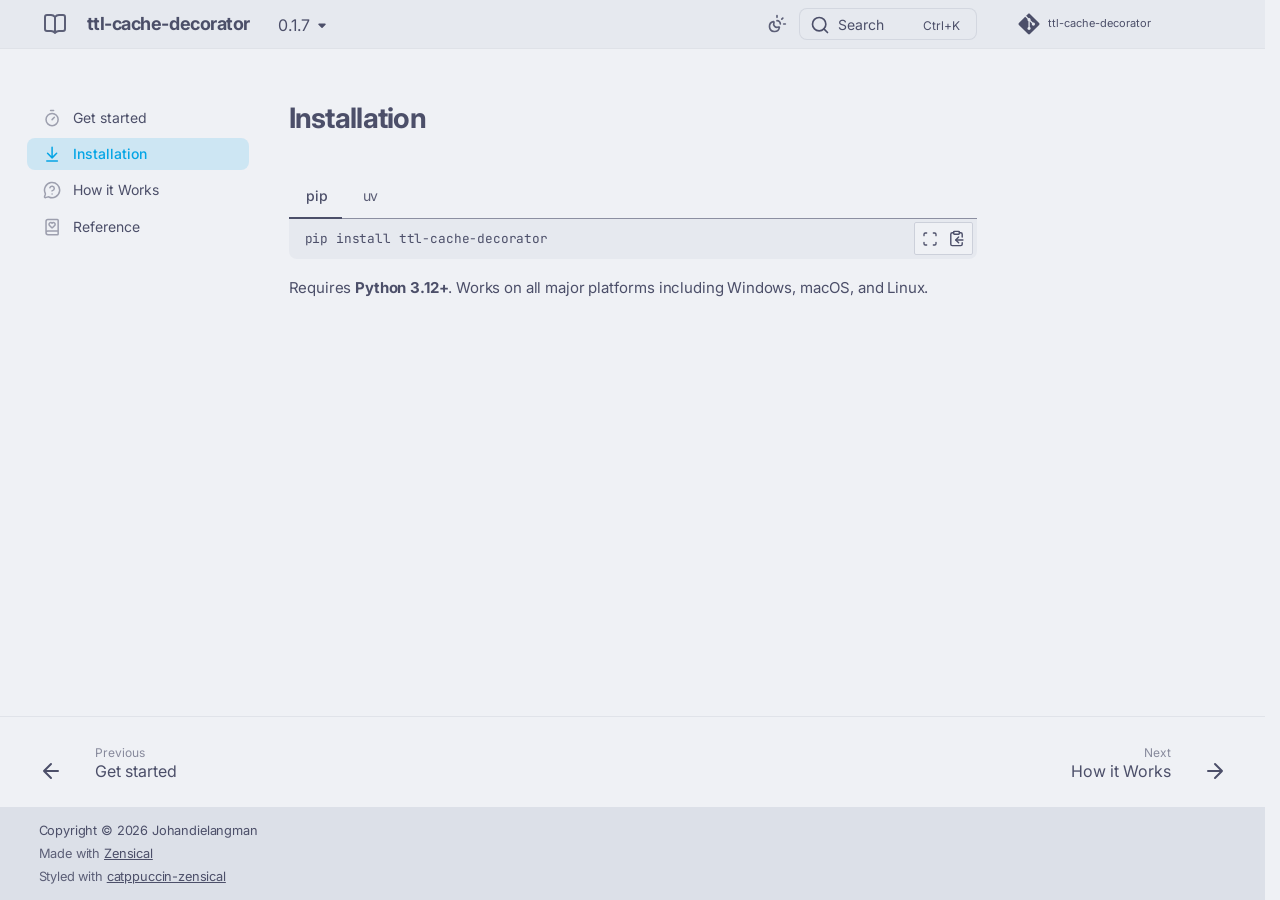
<file: 0.1.7/installation/index.html>
<!doctype html>
<html lang="en" class="no-js">
  <head>
    
      <meta charset="utf-8">
      <meta name="viewport" content="width=device-width,initial-scale=1">
      
        <meta name="description" content="LRU Cache Decorator with a Time to Live">
      
      
        <meta name="author" content="Johandielangman">
      
      
        <link rel="canonical" href="https://johandielangman.github.io/ttl-cache-decorator/0.1.7/installation/">
      
      
      
        <link rel="prev" href="./..">
      
      
        <link rel="next" href="../how_it_works/">
      
      
        
      
      
      <link rel="icon" href="../static/images/favicon.png">
      <meta name="generator" content="zensical-0.1.0">
    
    
      
        <title>Installation - ttl-cache-decorator</title>
      
    
    
  
      
        
      
      <link rel="stylesheet" href="../assets/stylesheets/modern/main.4ab2de0c.min.css">
      
        
          
        
        <link rel="stylesheet" href="../assets/stylesheets/modern/palette.b60ce83d.min.css">
      
      


    
  <link rel="stylesheet" href="../assets/stylesheets/catppuccin.css">

    
      
    
    
      
        
        
        <link rel="preconnect" href="https://fonts.gstatic.com" crossorigin>
        <link rel="stylesheet" href="https://fonts.googleapis.com/css?family=Inter:300,300i,400,400i,500,500i,700,700i%7CJetbrains+Mono:400,400i,700,700i&amp;display=fallback">
        <style>:root{--md-text-font:"Inter";--md-code-font:"Jetbrains Mono"}</style>
      
    
    
      <link rel="stylesheet" href="../static/stylesheets/custom.css">
    
    <script>__md_scope=new URL("..",location),__md_scope.pathname.endsWith("/")||(__md_scope=new URL(__md_scope.pathname+"/",location)),__md_hash=e=>[...e].reduce(((e,t)=>(e<<5)-e+t.charCodeAt(0)),0),__md_get=(e,t=localStorage,_=__md_scope)=>JSON.parse(t.getItem(_.pathname+"."+e)),__md_set=(e,t,_=localStorage,a=__md_scope)=>{try{_.setItem(a.pathname+"."+e,JSON.stringify(t))}catch(e){}},document.documentElement.setAttribute("data-platform",navigator.platform)</script>
    
      

    
    
  </head>
  
  
    
    
      
    
    
    
    
    <body dir="ltr" data-md-color-scheme="default" data-md-color-primary="indigo" data-md-color-accent="indigo">
  
    
    <input class="md-toggle" data-md-toggle="drawer" type="checkbox" id="__drawer" autocomplete="off">
    <input class="md-toggle" data-md-toggle="search" type="checkbox" id="__search" autocomplete="off">
    <label class="md-overlay" for="__drawer" aria-hidden="true"></label>
    <div data-md-component="skip">
      <a href="#__skip" class="md-skip">
        Skip to content
      </a>
    </div>
    <div data-md-component="announce">
      
    </div>
    
      <div data-md-color-scheme="default" data-md-component="outdated" hidden>
        
      </div>
    
    
      

  

<header class="md-header md-header--shadow" data-md-component="header">
  <nav class="md-header__inner md-grid" aria-label="Header">
    <a href="./.." title="ttl-cache-decorator" class="md-header__button md-logo" aria-label="ttl-cache-decorator" data-md-component="logo">
      
  
  <svg xmlns="http://www.w3.org/2000/svg" fill="none" stroke="currentColor" stroke-linecap="round" stroke-linejoin="round" stroke-width="2" class="lucide lucide-book-open" viewBox="0 0 24 24"><path d="M12 5v16M20.001 19A2 2 0 0 0 22 17V5a2 2 0 0 0-1.999-2L16 3.002A5 5 0 0 0 12 5a5 5 0 0 0-4-2H4a2 2 0 0 0-2 2v12a2 2 0 0 0 1.999 2H8a5 5 0 0 1 4 2 5 5 0 0 1 4-2z"/></svg>

    </a>
    <label class="md-header__button md-icon" for="__drawer">
      
      <svg xmlns="http://www.w3.org/2000/svg" fill="none" stroke="currentColor" stroke-linecap="round" stroke-linejoin="round" stroke-width="2" class="lucide lucide-menu" viewBox="0 0 24 24"><path d="M4 5h16M4 12h16M4 19h16"/></svg>
      <span class="md-visually-hidden">Navigation</span>
    </label>
    <div class="md-header__title" data-md-component="header-title">
      <div class="md-header__ellipsis">
        <div class="md-header__topic">
          <span class="md-ellipsis">
            ttl-cache-decorator
          </span>
        </div>
        <div class="md-header__topic" data-md-component="header-topic">
          <span class="md-ellipsis">
            
              Installation
            
          </span>
        </div>
      </div>
    </div>
    
      
        <form class="md-header__option" data-md-component="palette">
  
    
    
    
    <input class="md-option" data-md-color-media="(prefers-color-scheme)" data-md-color-scheme="default" data-md-color-primary="indigo" data-md-color-accent="indigo"  aria-label="Switch to light mode"  type="radio" name="__palette" id="__palette_0">
    
      <label class="md-header__button md-icon" title="Switch to light mode" for="__palette_1" hidden>
        <svg xmlns="http://www.w3.org/2000/svg" fill="none" stroke="currentColor" stroke-linecap="round" stroke-linejoin="round" stroke-width="2" class="lucide lucide-sun-moon" viewBox="0 0 24 24"><path d="M12 2v2M14.837 16.385a6 6 0 1 1-7.223-7.222c.624-.147.97.66.715 1.248a4 4 0 0 0 5.26 5.259c.589-.255 1.396.09 1.248.715M16 12a4 4 0 0 0-4-4M19 5l-1.256 1.256M20 12h2"/></svg>
      </label>
    
  
    
    
    
    <input class="md-option" data-md-color-media="(prefers-color-scheme: light)" data-md-color-scheme="catppuccin-latte" data-md-color-primary="indigo" data-md-color-accent="indigo"  aria-label="Switch to dark mode"  type="radio" name="__palette" id="__palette_1">
    
      <label class="md-header__button md-icon" title="Switch to dark mode" for="__palette_2" hidden>
        <svg xmlns="http://www.w3.org/2000/svg" fill="none" stroke="currentColor" stroke-linecap="round" stroke-linejoin="round" stroke-width="2" class="lucide lucide-sun" viewBox="0 0 24 24"><circle cx="12" cy="12" r="4"/><path d="M12 2v2M12 20v2M4.93 4.93l1.41 1.41M17.66 17.66l1.41 1.41M2 12h2M20 12h2M6.34 17.66l-1.41 1.41M19.07 4.93l-1.41 1.41"/></svg>
      </label>
    
  
    
    
    
    <input class="md-option" data-md-color-media="(prefers-color-scheme: dark)" data-md-color-scheme="catppuccin-macchiato" data-md-color-primary="indigo" data-md-color-accent="indigo"  aria-label="Switch to system preference"  type="radio" name="__palette" id="__palette_2">
    
      <label class="md-header__button md-icon" title="Switch to system preference" for="__palette_0" hidden>
        <svg xmlns="http://www.w3.org/2000/svg" fill="none" stroke="currentColor" stroke-linecap="round" stroke-linejoin="round" stroke-width="2" class="lucide lucide-moon" viewBox="0 0 24 24"><path d="M20.985 12.486a9 9 0 1 1-9.473-9.472c.405-.022.617.46.402.803a6 6 0 0 0 8.268 8.268c.344-.215.825-.004.803.401"/></svg>
      </label>
    
  
</form>
      
    
    
      <script>var palette=__md_get("__palette");if(palette&&palette.color){if("(prefers-color-scheme)"===palette.color.media){var media=matchMedia("(prefers-color-scheme: light)"),input=document.querySelector(media.matches?"[data-md-color-media='(prefers-color-scheme: light)']":"[data-md-color-media='(prefers-color-scheme: dark)']");palette.color.media=input.getAttribute("data-md-color-media"),palette.color.scheme=input.getAttribute("data-md-color-scheme"),palette.color.primary=input.getAttribute("data-md-color-primary"),palette.color.accent=input.getAttribute("data-md-color-accent")}for(var[key,value]of Object.entries(palette.color))document.body.setAttribute("data-md-color-"+key,value)}</script>
    
    
    
      
      
        <label class="md-header__button md-icon" for="__search">
          
          <svg xmlns="http://www.w3.org/2000/svg" fill="none" stroke="currentColor" stroke-linecap="round" stroke-linejoin="round" stroke-width="2" class="lucide lucide-search" viewBox="0 0 24 24"><path d="m21 21-4.34-4.34"/><circle cx="11" cy="11" r="8"/></svg>
          <span class="md-visually-hidden">Search</span>
        </label>
        <div class="md-search" data-md-component="search" role="dialog" aria-label="Search">
  <button type="button" class="md-search__button">
    Search
  </button>
</div>
      
    
    <div class="md-header__source">
      
        <a href="https://github.com/Johandielangman/ttl-cache-decorator" title="Go to repository" class="md-source" data-md-component="source">
  <div class="md-source__icon md-icon">
    
    <svg xmlns="http://www.w3.org/2000/svg" viewBox="0 0 448 512"><!--! Font Awesome Free 7.3.1 by @fontawesome - https://fontawesome.com License - https://fontawesome.com/license/free (Icons: CC BY 4.0, Fonts: SIL OFL 1.1, Code: MIT License) Copyright 2026 Fonticons, Inc.--><path fill="currentColor" d="M439.6 236.1 244 40.5c-5.4-5.5-12.8-8.5-20.4-8.5s-15 3-20.4 8.4L162.5 81l51.5 51.5c27.1-9.1 52.7 16.8 43.4 43.7l49.7 49.7c34.2-11.8 61.2 31 35.5 56.7-26.5 26.5-70.2-2.9-56-37.3L240.3 199v121.9c25.3 12.5 22.3 41.8 9.1 55-6.4 6.4-15.2 10.1-24.3 10.1s-17.8-3.6-24.3-10.1c-17.6-17.6-11.1-46.9 11.2-56v-123c-20.8-8.5-24.6-30.7-18.6-45L142.6 101 8.5 235.1C3 240.6 0 247.9 0 255.5s3 15 8.5 20.4l195.6 195.7c5.4 5.4 12.7 8.4 20.4 8.4s15-3 20.4-8.4l194.7-194.7c5.4-5.4 8.4-12.8 8.4-20.4s-3-15-8.4-20.4"/></svg>
  </div>
  <div class="md-source__repository">
    ttl-cache-decorator
  </div>
</a>
      
    </div>
  </nav>
  
</header>
    
    <div class="md-container" data-md-component="container">
      
      
        
          
        
      
      <main class="md-main" data-md-component="main">
        <div class="md-main__inner md-grid">
          
            
              
              <div class="md-sidebar md-sidebar--primary" data-md-component="sidebar" data-md-type="navigation" >
                <div class="md-sidebar__scrollwrap">
                  <div class="md-sidebar__inner">
                    



<nav class="md-nav md-nav--primary" aria-label="Navigation" data-md-level="0">
  <label class="md-nav__title" for="__drawer">
    <a href="./.." title="ttl-cache-decorator" class="md-nav__button md-logo" aria-label="ttl-cache-decorator" data-md-component="logo">
      
  
  <svg xmlns="http://www.w3.org/2000/svg" fill="none" stroke="currentColor" stroke-linecap="round" stroke-linejoin="round" stroke-width="2" class="lucide lucide-book-open" viewBox="0 0 24 24"><path d="M12 5v16M20.001 19A2 2 0 0 0 22 17V5a2 2 0 0 0-1.999-2L16 3.002A5 5 0 0 0 12 5a5 5 0 0 0-4-2H4a2 2 0 0 0-2 2v12a2 2 0 0 0 1.999 2H8a5 5 0 0 1 4 2 5 5 0 0 1 4-2z"/></svg>

    </a>
    ttl-cache-decorator
  </label>
  
    <div class="md-nav__source">
      <a href="https://github.com/Johandielangman/ttl-cache-decorator" title="Go to repository" class="md-source" data-md-component="source">
  <div class="md-source__icon md-icon">
    
    <svg xmlns="http://www.w3.org/2000/svg" viewBox="0 0 448 512"><!--! Font Awesome Free 7.3.1 by @fontawesome - https://fontawesome.com License - https://fontawesome.com/license/free (Icons: CC BY 4.0, Fonts: SIL OFL 1.1, Code: MIT License) Copyright 2026 Fonticons, Inc.--><path fill="currentColor" d="M439.6 236.1 244 40.5c-5.4-5.5-12.8-8.5-20.4-8.5s-15 3-20.4 8.4L162.5 81l51.5 51.5c27.1-9.1 52.7 16.8 43.4 43.7l49.7 49.7c34.2-11.8 61.2 31 35.5 56.7-26.5 26.5-70.2-2.9-56-37.3L240.3 199v121.9c25.3 12.5 22.3 41.8 9.1 55-6.4 6.4-15.2 10.1-24.3 10.1s-17.8-3.6-24.3-10.1c-17.6-17.6-11.1-46.9 11.2-56v-123c-20.8-8.5-24.6-30.7-18.6-45L142.6 101 8.5 235.1C3 240.6 0 247.9 0 255.5s3 15 8.5 20.4l195.6 195.7c5.4 5.4 12.7 8.4 20.4 8.4s15-3 20.4-8.4l194.7-194.7c5.4-5.4 8.4-12.8 8.4-20.4s-3-15-8.4-20.4"/></svg>
  </div>
  <div class="md-source__repository">
    ttl-cache-decorator
  </div>
</a>
    </div>
  
  <ul class="md-nav__list" data-md-scrollfix>
    
      
      
  
  
  
  
    <li class="md-nav__item">
      <a href="./.." class="md-nav__link">
        
  
  
    <svg xmlns="http://www.w3.org/2000/svg" fill="none" stroke="currentColor" stroke-linecap="round" stroke-linejoin="round" stroke-width="2" class="lucide lucide-timer" viewBox="0 0 24 24"><path d="M10 2h4M12 14l3-3"/><circle cx="12" cy="14" r="8"/></svg>
  
  <span class="md-ellipsis">
    
  
  Get started

    
  </span>
  
  

      </a>
    </li>
  

    
      
      
  
  
    
  
  
  
    <li class="md-nav__item md-nav__item--active">
      
      
      
      
        
      
      
      <a href="././" class="md-nav__link md-nav__link--active">
        
  
  
    <svg xmlns="http://www.w3.org/2000/svg" fill="none" stroke="currentColor" stroke-linecap="round" stroke-linejoin="round" stroke-width="2" class="lucide lucide-arrow-down-to-line" viewBox="0 0 24 24"><path d="M12 17V3M6 11l6 6 6-6M19 21H5"/></svg>
  
  <span class="md-ellipsis">
    
  
  Installation

    
  </span>
  
  

      </a>
      
    </li>
  

    
      
      
  
  
  
  
    <li class="md-nav__item">
      <a href="../how_it_works/" class="md-nav__link">
        
  
  
    <svg xmlns="http://www.w3.org/2000/svg" fill="none" stroke="currentColor" stroke-linecap="round" stroke-linejoin="round" stroke-width="2" class="lucide lucide-message-circle-question-mark" viewBox="0 0 24 24"><path d="M2.992 16.342a2 2 0 0 1 .094 1.167l-1.065 3.29a1 1 0 0 0 1.236 1.168l3.413-.998a2 2 0 0 1 1.099.092 10 10 0 1 0-4.777-4.719"/><path d="M9.09 9a3 3 0 0 1 5.83 1c0 2-3 3-3 3M12 17h.01"/></svg>
  
  <span class="md-ellipsis">
    
  
  How it Works

    
  </span>
  
  

      </a>
    </li>
  

    
      
      
  
  
  
  
    <li class="md-nav__item">
      <a href="../api_reference/" class="md-nav__link">
        
  
  
    <svg xmlns="http://www.w3.org/2000/svg" fill="none" stroke="currentColor" stroke-linecap="round" stroke-linejoin="round" stroke-width="2" class="lucide lucide-book-heart" viewBox="0 0 24 24"><path d="M4 19.5v-15A2.5 2.5 0 0 1 6.5 2H19a1 1 0 0 1 1 1v18a1 1 0 0 1-1 1H6.5a1 1 0 0 1 0-5H20"/><path d="M8.62 9.8A2.25 2.25 0 1 1 12 6.836a2.25 2.25 0 1 1 3.38 2.966l-2.626 2.856a.998.998 0 0 1-1.507 0z"/></svg>
  
  <span class="md-ellipsis">
    
  
  Reference

    
  </span>
  
  

      </a>
    </li>
  

    
  </ul>
</nav>
                  </div>
                </div>
              </div>
            
            
              
              <div class="md-sidebar md-sidebar--secondary" data-md-component="sidebar" data-md-type="toc" >
                <div class="md-sidebar__scrollwrap">
                  
                    
                    
                    
                      
                    
                    
                  
                  <div class="md-sidebar__inner">
                    


<nav class="md-nav md-nav--secondary" aria-label="On this page">
  
  
  
    
  
  
</nav>
                  </div>
                </div>
              </div>
            
          
          
            <div class="md-content" data-md-component="content">
              
                



  


              
              <article class="md-content__inner md-typeset">
                <a id="__skip" tabindex="-1"></a>
                
                  

  
  


<h1 id="installation">Installation<a class="headerlink" href="#installation" title="Permanent link">&para;</a></h1>
<div class="tabbed-set tabbed-alternate" data-tabs="1:2"><input checked="checked" id="__tabbed_1_1" name="__tabbed_1" type="radio" /><input id="__tabbed_1_2" name="__tabbed_1" type="radio" /><div class="tabbed-labels"><label for="__tabbed_1_1">pip</label><label for="__tabbed_1_2">uv</label></div>
<div class="tabbed-content">
<div class="tabbed-block">
<div class="language-console highlight"><pre><span></span><code><span id="__span-0-1"><a id="__codelineno-0-1" name="__codelineno-0-1" href="#__codelineno-0-1"></a><span class="go">pip install ttl-cache-decorator</span>
</span></code></pre></div>
</div>
<div class="tabbed-block">
<div class="language-console highlight"><pre><span></span><code><span id="__span-1-1"><a id="__codelineno-1-1" name="__codelineno-1-1" href="#__codelineno-1-1"></a><span class="go">uv add ttl-cache-decorator</span>
</span></code></pre></div>
</div>
</div>
</div>
<p>Requires <strong>Python 3.12+</strong>. Works on all major platforms including Windows, macOS, and Linux.</p>









  
  






                
              </article>
            </div>
          
          
  <script>var tabs=__md_get("__tabs");if(Array.isArray(tabs))e:for(var set of document.querySelectorAll(".tabbed-set")){var labels=set.querySelector(".tabbed-labels");for(var tab of tabs)for(var label of labels.getElementsByTagName("label"))if(label.innerText.trim()===tab){var input=document.getElementById(label.htmlFor);input.checked=!0;continue e}}</script>

<script>var target=document.getElementById(location.hash.slice(1));target&&target.name&&(target.checked=target.name.startsWith("__tabbed_"))</script>
        </div>
        
          <button type="button" class="md-top md-icon" data-md-component="top" hidden>
  
  <svg xmlns="http://www.w3.org/2000/svg" fill="none" stroke="currentColor" stroke-linecap="round" stroke-linejoin="round" stroke-width="2" class="lucide lucide-circle-arrow-up" viewBox="0 0 24 24"><circle cx="12" cy="12" r="10"/><path d="m16 12-4-4-4 4M12 16V8"/></svg>
  Back to top
</button>
        
      </main>
      
        <footer class="md-footer">
  
    
      
      <nav class="md-footer__inner md-grid" aria-label="Footer" >
        
          
          <a href="./.." class="md-footer__link md-footer__link--prev" aria-label="Previous: Get started">
            <div class="md-footer__button md-icon">
              
              <svg xmlns="http://www.w3.org/2000/svg" fill="none" stroke="currentColor" stroke-linecap="round" stroke-linejoin="round" stroke-width="2" class="lucide lucide-arrow-left" viewBox="0 0 24 24"><path d="m12 19-7-7 7-7M19 12H5"/></svg>
            </div>
            <div class="md-footer__title">
              <span class="md-footer__direction">
                Previous
              </span>
              <div class="md-ellipsis">
                Get started
              </div>
            </div>
          </a>
        
        
          
          <a href="../how_it_works/" class="md-footer__link md-footer__link--next" aria-label="Next: How it Works">
            <div class="md-footer__title">
              <span class="md-footer__direction">
                Next
              </span>
              <div class="md-ellipsis">
                How it Works
              </div>
            </div>
            <div class="md-footer__button md-icon">
              
              <svg xmlns="http://www.w3.org/2000/svg" fill="none" stroke="currentColor" stroke-linecap="round" stroke-linejoin="round" stroke-width="2" class="lucide lucide-arrow-right" viewBox="0 0 24 24"><path d="M5 12h14M12 5l7 7-7 7"/></svg>
            </div>
          </a>
        
      </nav>
    
  
  <div class="md-footer-meta md-typeset">
    <div class="md-footer-meta__inner md-grid">
      <div class="md-copyright">
  
    <div class="md-copyright__highlight">
      Copyright &copy; 2026 Johandielangman
    </div>
  
  
    Made with
    <a href="https://zensical.org/" target="_blank" rel="noopener">
      Zensical
    </a>
  
  
    <div class="md-copyright__catppuccin">
      Styled with
      <a href="https://jonathan343.github.io/catppuccin-zensical/" target="_blank" rel="noopener">
        catppuccin-zensical
      </a>
    </div>
  
</div>
      
    </div>
  </div>
</footer>
      
    </div>
    <div class="md-dialog" data-md-component="dialog" role="status" aria-atomic="true">
      <div class="md-dialog__inner md-typeset"></div>
    </div>
    
    
    
      
      
      
      
        
        
      <script id="__config" type="application/json">{"annotate":null,"base":"..","features":["announce.dismiss","content.code.annotate","content.code.copy","content.code.select","content.footnote.tooltips","content.tabs.link","content.tooltips","navigation.footer","navigation.indexes","navigation.instant","navigation.instant.prefetch","navigation.path","navigation.sections","navigation.top","navigation.tracking","search.highlight"],"redirect":null,"search":"../assets/javascripts/workers/search.719e0d91.min.js","tags":null,"translations":{"clipboard.copied":"Copied to clipboard","clipboard.copy":"Copy to clipboard","clipboard.error":"Could not copy to clipboard","search.result.more.one":"1 more on this page","search.result.more.other":"# more on this page","search.result.none":"No matching documents","search.result.one":"1 matching document","search.result.other":"# matching documents","search.result.placeholder":"Type to start searching","search.result.term.missing":"Missing","select.version":"Select version"},"version":{"provider":"mike"}}</script>
    
    
      <script src="../assets/javascripts/bundle.d31f0ffa.min.js"></script>
      
    
  </body>
</html>
</file>
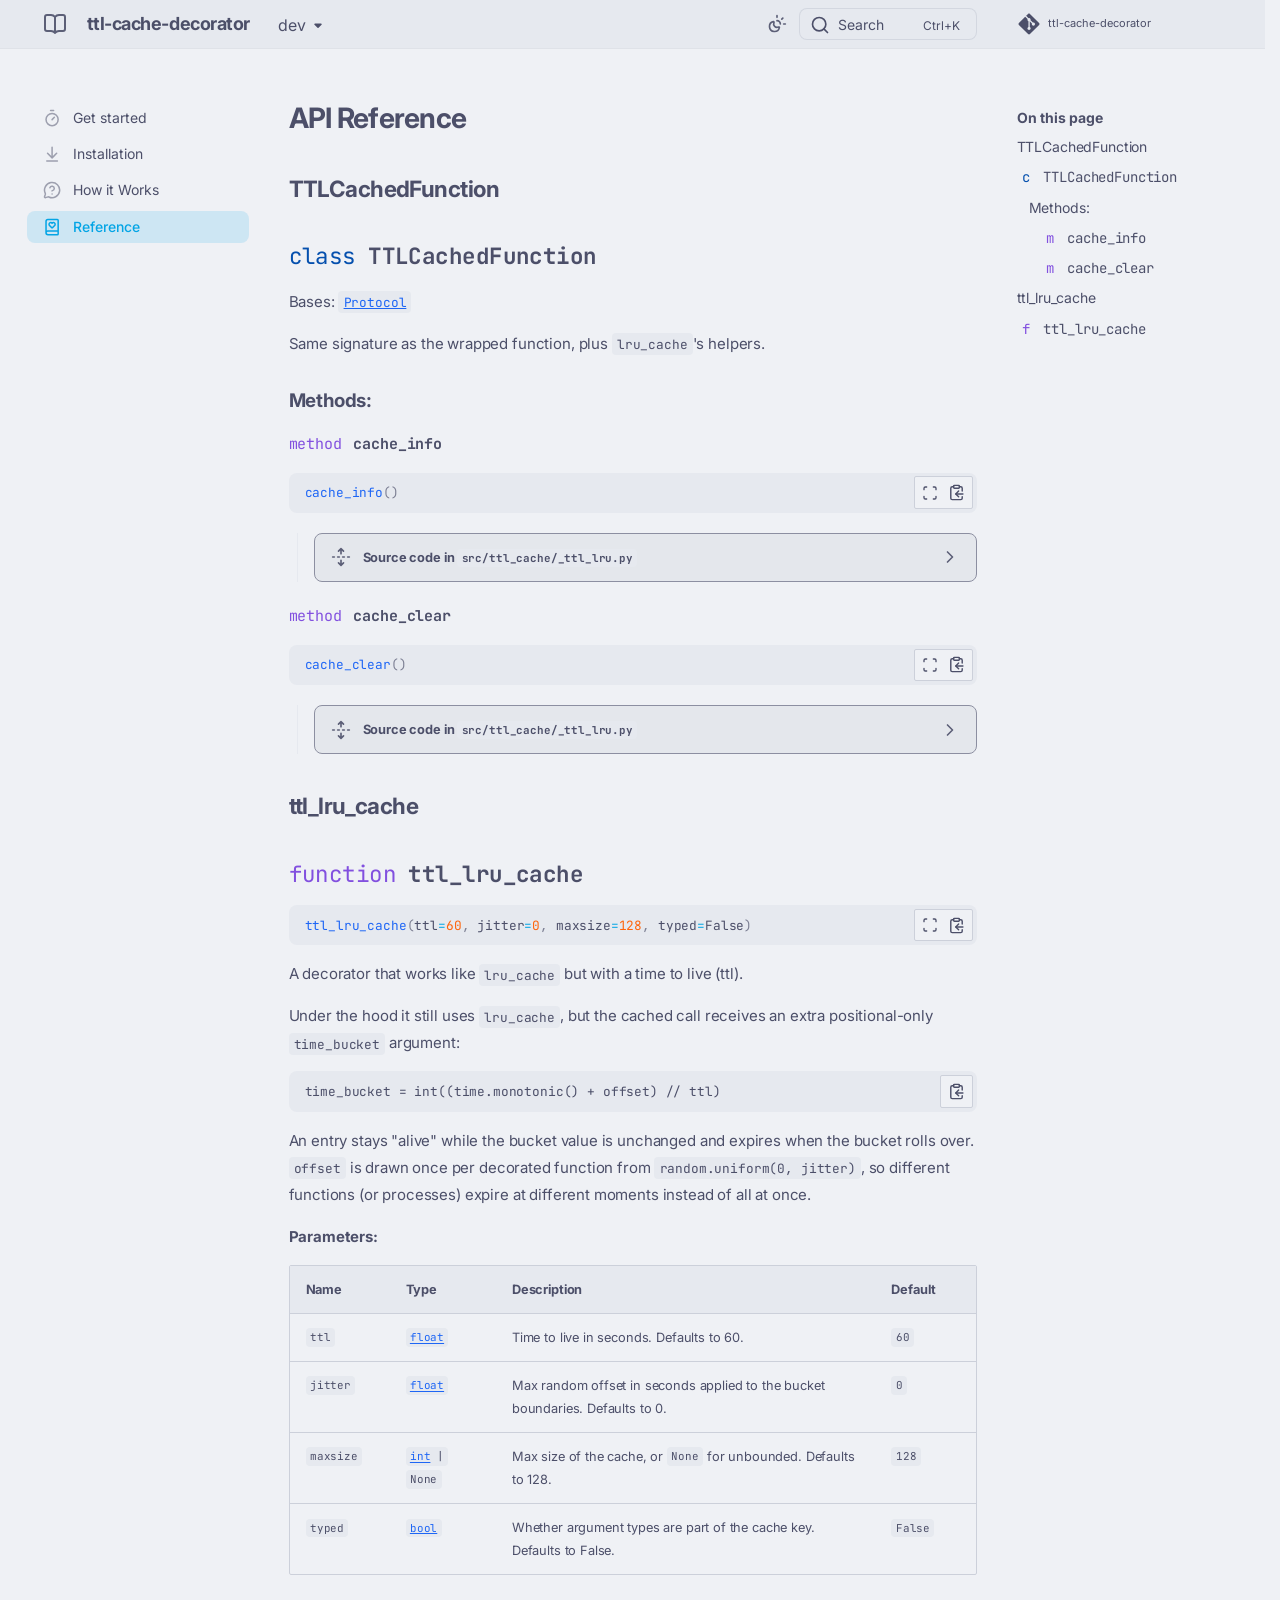
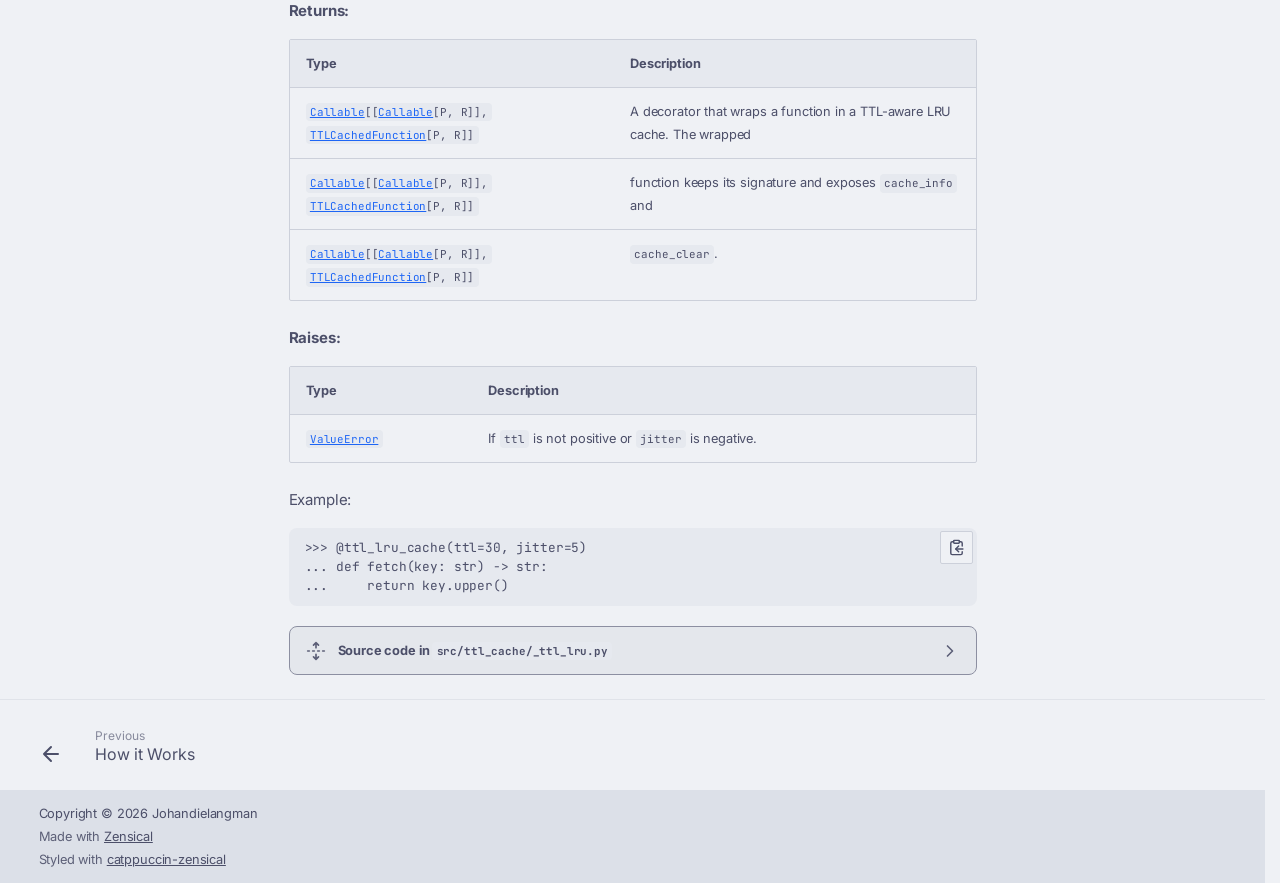
<file: dev/api_reference/index.html>
<!doctype html>
<html lang="en" class="no-js">
  <head>
    
      <meta charset="utf-8">
      <meta name="viewport" content="width=device-width,initial-scale=1">
      
        <meta name="description" content="LRU Cache Decorator with a Time to Live">
      
      
        <meta name="author" content="Johandielangman">
      
      
        <link rel="canonical" href="https://johandielangman.github.io/ttl-cache-decorator/dev/api_reference/">
      
      
      
        <link rel="prev" href="../how_it_works/">
      
      
      
        
      
      
      <link rel="icon" href="../static/images/favicon.png">
      <meta name="generator" content="zensical-0.1.0">
    
    
      
        <title>Reference - ttl-cache-decorator</title>
      
    
    
  
      
        
      
      <link rel="stylesheet" href="../assets/stylesheets/modern/main.4ab2de0c.min.css">
      
        
          
        
        <link rel="stylesheet" href="../assets/stylesheets/modern/palette.b60ce83d.min.css">
      
      


    
  <link rel="stylesheet" href="../assets/stylesheets/catppuccin.css">

    
      
    
    
      
        
        
        <link rel="preconnect" href="https://fonts.gstatic.com" crossorigin>
        <link rel="stylesheet" href="https://fonts.googleapis.com/css?family=Inter:300,300i,400,400i,500,500i,700,700i%7CJetbrains+Mono:400,400i,700,700i&amp;display=fallback">
        <style>:root{--md-text-font:"Inter";--md-code-font:"Jetbrains Mono"}</style>
      
    
    
      <link rel="stylesheet" href="../static/stylesheets/custom.css">
    
    <script>__md_scope=new URL("..",location),__md_scope.pathname.endsWith("/")||(__md_scope=new URL(__md_scope.pathname+"/",location)),__md_hash=e=>[...e].reduce(((e,t)=>(e<<5)-e+t.charCodeAt(0)),0),__md_get=(e,t=localStorage,_=__md_scope)=>JSON.parse(t.getItem(_.pathname+"."+e)),__md_set=(e,t,_=localStorage,a=__md_scope)=>{try{_.setItem(a.pathname+"."+e,JSON.stringify(t))}catch(e){}},document.documentElement.setAttribute("data-platform",navigator.platform)</script>
    
      

    
    
  </head>
  
  
    
    
      
    
    
    
    
    <body dir="ltr" data-md-color-scheme="default" data-md-color-primary="indigo" data-md-color-accent="indigo">
  
    
    <input class="md-toggle" data-md-toggle="drawer" type="checkbox" id="__drawer" autocomplete="off">
    <input class="md-toggle" data-md-toggle="search" type="checkbox" id="__search" autocomplete="off">
    <label class="md-overlay" for="__drawer" aria-hidden="true"></label>
    <div data-md-component="skip">
      <a href="#__skip" class="md-skip">
        Skip to content
      </a>
    </div>
    <div data-md-component="announce">
      
    </div>
    
      <div data-md-color-scheme="default" data-md-component="outdated" hidden>
        
      </div>
    
    
      

  

<header class="md-header md-header--shadow" data-md-component="header">
  <nav class="md-header__inner md-grid" aria-label="Header">
    <a href="./.." title="ttl-cache-decorator" class="md-header__button md-logo" aria-label="ttl-cache-decorator" data-md-component="logo">
      
  
  <svg xmlns="http://www.w3.org/2000/svg" fill="none" stroke="currentColor" stroke-linecap="round" stroke-linejoin="round" stroke-width="2" class="lucide lucide-book-open" viewBox="0 0 24 24"><path d="M12 5v16M20.001 19A2 2 0 0 0 22 17V5a2 2 0 0 0-1.999-2L16 3.002A5 5 0 0 0 12 5a5 5 0 0 0-4-2H4a2 2 0 0 0-2 2v12a2 2 0 0 0 1.999 2H8a5 5 0 0 1 4 2 5 5 0 0 1 4-2z"/></svg>

    </a>
    <label class="md-header__button md-icon" for="__drawer">
      
      <svg xmlns="http://www.w3.org/2000/svg" fill="none" stroke="currentColor" stroke-linecap="round" stroke-linejoin="round" stroke-width="2" class="lucide lucide-menu" viewBox="0 0 24 24"><path d="M4 5h16M4 12h16M4 19h16"/></svg>
      <span class="md-visually-hidden">Navigation</span>
    </label>
    <div class="md-header__title" data-md-component="header-title">
      <div class="md-header__ellipsis">
        <div class="md-header__topic">
          <span class="md-ellipsis">
            ttl-cache-decorator
          </span>
        </div>
        <div class="md-header__topic" data-md-component="header-topic">
          <span class="md-ellipsis">
            
              Reference
            
          </span>
        </div>
      </div>
    </div>
    
      
        <form class="md-header__option" data-md-component="palette">
  
    
    
    
    <input class="md-option" data-md-color-media="(prefers-color-scheme)" data-md-color-scheme="default" data-md-color-primary="indigo" data-md-color-accent="indigo"  aria-label="Switch to light mode"  type="radio" name="__palette" id="__palette_0">
    
      <label class="md-header__button md-icon" title="Switch to light mode" for="__palette_1" hidden>
        <svg xmlns="http://www.w3.org/2000/svg" fill="none" stroke="currentColor" stroke-linecap="round" stroke-linejoin="round" stroke-width="2" class="lucide lucide-sun-moon" viewBox="0 0 24 24"><path d="M12 2v2M14.837 16.385a6 6 0 1 1-7.223-7.222c.624-.147.97.66.715 1.248a4 4 0 0 0 5.26 5.259c.589-.255 1.396.09 1.248.715M16 12a4 4 0 0 0-4-4M19 5l-1.256 1.256M20 12h2"/></svg>
      </label>
    
  
    
    
    
    <input class="md-option" data-md-color-media="(prefers-color-scheme: light)" data-md-color-scheme="catppuccin-latte" data-md-color-primary="indigo" data-md-color-accent="indigo"  aria-label="Switch to dark mode"  type="radio" name="__palette" id="__palette_1">
    
      <label class="md-header__button md-icon" title="Switch to dark mode" for="__palette_2" hidden>
        <svg xmlns="http://www.w3.org/2000/svg" fill="none" stroke="currentColor" stroke-linecap="round" stroke-linejoin="round" stroke-width="2" class="lucide lucide-sun" viewBox="0 0 24 24"><circle cx="12" cy="12" r="4"/><path d="M12 2v2M12 20v2M4.93 4.93l1.41 1.41M17.66 17.66l1.41 1.41M2 12h2M20 12h2M6.34 17.66l-1.41 1.41M19.07 4.93l-1.41 1.41"/></svg>
      </label>
    
  
    
    
    
    <input class="md-option" data-md-color-media="(prefers-color-scheme: dark)" data-md-color-scheme="catppuccin-macchiato" data-md-color-primary="indigo" data-md-color-accent="indigo"  aria-label="Switch to system preference"  type="radio" name="__palette" id="__palette_2">
    
      <label class="md-header__button md-icon" title="Switch to system preference" for="__palette_0" hidden>
        <svg xmlns="http://www.w3.org/2000/svg" fill="none" stroke="currentColor" stroke-linecap="round" stroke-linejoin="round" stroke-width="2" class="lucide lucide-moon" viewBox="0 0 24 24"><path d="M20.985 12.486a9 9 0 1 1-9.473-9.472c.405-.022.617.46.402.803a6 6 0 0 0 8.268 8.268c.344-.215.825-.004.803.401"/></svg>
      </label>
    
  
</form>
      
    
    
      <script>var palette=__md_get("__palette");if(palette&&palette.color){if("(prefers-color-scheme)"===palette.color.media){var media=matchMedia("(prefers-color-scheme: light)"),input=document.querySelector(media.matches?"[data-md-color-media='(prefers-color-scheme: light)']":"[data-md-color-media='(prefers-color-scheme: dark)']");palette.color.media=input.getAttribute("data-md-color-media"),palette.color.scheme=input.getAttribute("data-md-color-scheme"),palette.color.primary=input.getAttribute("data-md-color-primary"),palette.color.accent=input.getAttribute("data-md-color-accent")}for(var[key,value]of Object.entries(palette.color))document.body.setAttribute("data-md-color-"+key,value)}</script>
    
    
    
      
      
        <label class="md-header__button md-icon" for="__search">
          
          <svg xmlns="http://www.w3.org/2000/svg" fill="none" stroke="currentColor" stroke-linecap="round" stroke-linejoin="round" stroke-width="2" class="lucide lucide-search" viewBox="0 0 24 24"><path d="m21 21-4.34-4.34"/><circle cx="11" cy="11" r="8"/></svg>
          <span class="md-visually-hidden">Search</span>
        </label>
        <div class="md-search" data-md-component="search" role="dialog" aria-label="Search">
  <button type="button" class="md-search__button">
    Search
  </button>
</div>
      
    
    <div class="md-header__source">
      
        <a href="https://github.com/Johandielangman/ttl-cache-decorator" title="Go to repository" class="md-source" data-md-component="source">
  <div class="md-source__icon md-icon">
    
    <svg xmlns="http://www.w3.org/2000/svg" viewBox="0 0 448 512"><!--! Font Awesome Free 7.3.1 by @fontawesome - https://fontawesome.com License - https://fontawesome.com/license/free (Icons: CC BY 4.0, Fonts: SIL OFL 1.1, Code: MIT License) Copyright 2026 Fonticons, Inc.--><path fill="currentColor" d="M439.6 236.1 244 40.5c-5.4-5.5-12.8-8.5-20.4-8.5s-15 3-20.4 8.4L162.5 81l51.5 51.5c27.1-9.1 52.7 16.8 43.4 43.7l49.7 49.7c34.2-11.8 61.2 31 35.5 56.7-26.5 26.5-70.2-2.9-56-37.3L240.3 199v121.9c25.3 12.5 22.3 41.8 9.1 55-6.4 6.4-15.2 10.1-24.3 10.1s-17.8-3.6-24.3-10.1c-17.6-17.6-11.1-46.9 11.2-56v-123c-20.8-8.5-24.6-30.7-18.6-45L142.6 101 8.5 235.1C3 240.6 0 247.9 0 255.5s3 15 8.5 20.4l195.6 195.7c5.4 5.4 12.7 8.4 20.4 8.4s15-3 20.4-8.4l194.7-194.7c5.4-5.4 8.4-12.8 8.4-20.4s-3-15-8.4-20.4"/></svg>
  </div>
  <div class="md-source__repository">
    ttl-cache-decorator
  </div>
</a>
      
    </div>
  </nav>
  
</header>
    
    <div class="md-container" data-md-component="container">
      
      
        
          
        
      
      <main class="md-main" data-md-component="main">
        <div class="md-main__inner md-grid">
          
            
              
              <div class="md-sidebar md-sidebar--primary" data-md-component="sidebar" data-md-type="navigation" >
                <div class="md-sidebar__scrollwrap">
                  <div class="md-sidebar__inner">
                    



<nav class="md-nav md-nav--primary" aria-label="Navigation" data-md-level="0">
  <label class="md-nav__title" for="__drawer">
    <a href="./.." title="ttl-cache-decorator" class="md-nav__button md-logo" aria-label="ttl-cache-decorator" data-md-component="logo">
      
  
  <svg xmlns="http://www.w3.org/2000/svg" fill="none" stroke="currentColor" stroke-linecap="round" stroke-linejoin="round" stroke-width="2" class="lucide lucide-book-open" viewBox="0 0 24 24"><path d="M12 5v16M20.001 19A2 2 0 0 0 22 17V5a2 2 0 0 0-1.999-2L16 3.002A5 5 0 0 0 12 5a5 5 0 0 0-4-2H4a2 2 0 0 0-2 2v12a2 2 0 0 0 1.999 2H8a5 5 0 0 1 4 2 5 5 0 0 1 4-2z"/></svg>

    </a>
    ttl-cache-decorator
  </label>
  
    <div class="md-nav__source">
      <a href="https://github.com/Johandielangman/ttl-cache-decorator" title="Go to repository" class="md-source" data-md-component="source">
  <div class="md-source__icon md-icon">
    
    <svg xmlns="http://www.w3.org/2000/svg" viewBox="0 0 448 512"><!--! Font Awesome Free 7.3.1 by @fontawesome - https://fontawesome.com License - https://fontawesome.com/license/free (Icons: CC BY 4.0, Fonts: SIL OFL 1.1, Code: MIT License) Copyright 2026 Fonticons, Inc.--><path fill="currentColor" d="M439.6 236.1 244 40.5c-5.4-5.5-12.8-8.5-20.4-8.5s-15 3-20.4 8.4L162.5 81l51.5 51.5c27.1-9.1 52.7 16.8 43.4 43.7l49.7 49.7c34.2-11.8 61.2 31 35.5 56.7-26.5 26.5-70.2-2.9-56-37.3L240.3 199v121.9c25.3 12.5 22.3 41.8 9.1 55-6.4 6.4-15.2 10.1-24.3 10.1s-17.8-3.6-24.3-10.1c-17.6-17.6-11.1-46.9 11.2-56v-123c-20.8-8.5-24.6-30.7-18.6-45L142.6 101 8.5 235.1C3 240.6 0 247.9 0 255.5s3 15 8.5 20.4l195.6 195.7c5.4 5.4 12.7 8.4 20.4 8.4s15-3 20.4-8.4l194.7-194.7c5.4-5.4 8.4-12.8 8.4-20.4s-3-15-8.4-20.4"/></svg>
  </div>
  <div class="md-source__repository">
    ttl-cache-decorator
  </div>
</a>
    </div>
  
  <ul class="md-nav__list" data-md-scrollfix>
    
      
      
  
  
  
  
    <li class="md-nav__item">
      <a href="./.." class="md-nav__link">
        
  
  
    <svg xmlns="http://www.w3.org/2000/svg" fill="none" stroke="currentColor" stroke-linecap="round" stroke-linejoin="round" stroke-width="2" class="lucide lucide-timer" viewBox="0 0 24 24"><path d="M10 2h4M12 14l3-3"/><circle cx="12" cy="14" r="8"/></svg>
  
  <span class="md-ellipsis">
    
  
  Get started

    
  </span>
  
  

      </a>
    </li>
  

    
      
      
  
  
  
  
    <li class="md-nav__item">
      <a href="../installation/" class="md-nav__link">
        
  
  
    <svg xmlns="http://www.w3.org/2000/svg" fill="none" stroke="currentColor" stroke-linecap="round" stroke-linejoin="round" stroke-width="2" class="lucide lucide-arrow-down-to-line" viewBox="0 0 24 24"><path d="M12 17V3M6 11l6 6 6-6M19 21H5"/></svg>
  
  <span class="md-ellipsis">
    
  
  Installation

    
  </span>
  
  

      </a>
    </li>
  

    
      
      
  
  
  
  
    <li class="md-nav__item">
      <a href="../how_it_works/" class="md-nav__link">
        
  
  
    <svg xmlns="http://www.w3.org/2000/svg" fill="none" stroke="currentColor" stroke-linecap="round" stroke-linejoin="round" stroke-width="2" class="lucide lucide-message-circle-question-mark" viewBox="0 0 24 24"><path d="M2.992 16.342a2 2 0 0 1 .094 1.167l-1.065 3.29a1 1 0 0 0 1.236 1.168l3.413-.998a2 2 0 0 1 1.099.092 10 10 0 1 0-4.777-4.719"/><path d="M9.09 9a3 3 0 0 1 5.83 1c0 2-3 3-3 3M12 17h.01"/></svg>
  
  <span class="md-ellipsis">
    
  
  How it Works

    
  </span>
  
  

      </a>
    </li>
  

    
      
      
  
  
    
  
  
  
    <li class="md-nav__item md-nav__item--active">
      
      
      
      
        
      
      
        <label class="md-nav__link md-nav__link--active" for="__toc">
          
  
  
    <svg xmlns="http://www.w3.org/2000/svg" fill="none" stroke="currentColor" stroke-linecap="round" stroke-linejoin="round" stroke-width="2" class="lucide lucide-book-heart" viewBox="0 0 24 24"><path d="M4 19.5v-15A2.5 2.5 0 0 1 6.5 2H19a1 1 0 0 1 1 1v18a1 1 0 0 1-1 1H6.5a1 1 0 0 1 0-5H20"/><path d="M8.62 9.8A2.25 2.25 0 1 1 12 6.836a2.25 2.25 0 1 1 3.38 2.966l-2.626 2.856a.998.998 0 0 1-1.507 0z"/></svg>
  
  <span class="md-ellipsis">
    
  
  Reference

    
  </span>
  
  

          <span class="md-nav__icon md-icon"></span>
        </label>
      
      <a href="././" class="md-nav__link md-nav__link--active">
        
  
  
    <svg xmlns="http://www.w3.org/2000/svg" fill="none" stroke="currentColor" stroke-linecap="round" stroke-linejoin="round" stroke-width="2" class="lucide lucide-book-heart" viewBox="0 0 24 24"><path d="M4 19.5v-15A2.5 2.5 0 0 1 6.5 2H19a1 1 0 0 1 1 1v18a1 1 0 0 1-1 1H6.5a1 1 0 0 1 0-5H20"/><path d="M8.62 9.8A2.25 2.25 0 1 1 12 6.836a2.25 2.25 0 1 1 3.38 2.966l-2.626 2.856a.998.998 0 0 1-1.507 0z"/></svg>
  
  <span class="md-ellipsis">
    
  
  Reference

    
  </span>
  
  

      </a>
      
        


<nav class="md-nav md-nav--secondary" aria-label="On this page">
  
  
  
    
  
  
    <label class="md-nav__title" for="__toc">
      <span class="md-nav__icon md-icon"></span>
      On this page
    </label>
    <ul class="md-nav__list" data-md-component="toc" data-md-scrollfix>
      
        <li class="md-nav__item">
  <a href="#ttlcachedfunction" class="md-nav__link">
    <span class="md-ellipsis">
      <span class="md-typeset">
        TTLCachedFunction
      </span>
    </span>
  </a>
  
</li>
      
        <li class="md-nav__item">
  <a href="#ttl_cache.TTLCachedFunction" class="md-nav__link">
    <span class="md-ellipsis">
      <span class="md-typeset">
        <code class="doc-symbol doc-symbol-toc doc-symbol-class"></code>&nbsp;TTLCachedFunction
      </span>
    </span>
  </a>
  
    <nav class="md-nav" aria-label="TTLCachedFunction">
      <ul class="md-nav__list">
        
          <li class="md-nav__item">
  <a href="#ttl_cache.TTLCachedFunction-functions" class="md-nav__link">
    <span class="md-ellipsis">
      <span class="md-typeset">
        Methods:
      </span>
    </span>
  </a>
  
    <nav class="md-nav" aria-label="Methods:">
      <ul class="md-nav__list">
        
          <li class="md-nav__item">
  <a href="#ttl_cache.TTLCachedFunction.cache_info" class="md-nav__link">
    <span class="md-ellipsis">
      <span class="md-typeset">
        <code class="doc-symbol doc-symbol-toc doc-symbol-method"></code>&nbsp;cache_info
      </span>
    </span>
  </a>
  
</li>
        
          <li class="md-nav__item">
  <a href="#ttl_cache.TTLCachedFunction.cache_clear" class="md-nav__link">
    <span class="md-ellipsis">
      <span class="md-typeset">
        <code class="doc-symbol doc-symbol-toc doc-symbol-method"></code>&nbsp;cache_clear
      </span>
    </span>
  </a>
  
</li>
        
      </ul>
    </nav>
  
</li>
        
      </ul>
    </nav>
  
</li>
      
        <li class="md-nav__item">
  <a href="#ttl_lru_cache" class="md-nav__link">
    <span class="md-ellipsis">
      <span class="md-typeset">
        ttl_lru_cache
      </span>
    </span>
  </a>
  
</li>
      
        <li class="md-nav__item">
  <a href="#ttl_cache.ttl_lru_cache" class="md-nav__link">
    <span class="md-ellipsis">
      <span class="md-typeset">
        <code class="doc-symbol doc-symbol-toc doc-symbol-function"></code>&nbsp;ttl_lru_cache
      </span>
    </span>
  </a>
  
</li>
      
    </ul>
  
</nav>
      
    </li>
  

    
  </ul>
</nav>
                  </div>
                </div>
              </div>
            
            
              
              <div class="md-sidebar md-sidebar--secondary" data-md-component="sidebar" data-md-type="toc" >
                <div class="md-sidebar__scrollwrap">
                  
                    
                    
                    
                      
                    
                    
                      <input class="md-nav__toggle md-toggle" type="checkbox" id="__toc">
                      <div class="md-sidebar-button__wrapper">
                        <label class="md-sidebar-button" for="__toc"></label>
                      </div>
                    
                  
                  <div class="md-sidebar__inner">
                    


<nav class="md-nav md-nav--secondary" aria-label="On this page">
  
  
  
    
  
  
    <label class="md-nav__title" for="__toc">
      <span class="md-nav__icon md-icon"></span>
      On this page
    </label>
    <ul class="md-nav__list" data-md-component="toc" data-md-scrollfix>
      
        <li class="md-nav__item">
  <a href="#ttlcachedfunction" class="md-nav__link">
    <span class="md-ellipsis">
      <span class="md-typeset">
        TTLCachedFunction
      </span>
    </span>
  </a>
  
</li>
      
        <li class="md-nav__item">
  <a href="#ttl_cache.TTLCachedFunction" class="md-nav__link">
    <span class="md-ellipsis">
      <span class="md-typeset">
        <code class="doc-symbol doc-symbol-toc doc-symbol-class"></code>&nbsp;TTLCachedFunction
      </span>
    </span>
  </a>
  
    <nav class="md-nav" aria-label="TTLCachedFunction">
      <ul class="md-nav__list">
        
          <li class="md-nav__item">
  <a href="#ttl_cache.TTLCachedFunction-functions" class="md-nav__link">
    <span class="md-ellipsis">
      <span class="md-typeset">
        Methods:
      </span>
    </span>
  </a>
  
    <nav class="md-nav" aria-label="Methods:">
      <ul class="md-nav__list">
        
          <li class="md-nav__item">
  <a href="#ttl_cache.TTLCachedFunction.cache_info" class="md-nav__link">
    <span class="md-ellipsis">
      <span class="md-typeset">
        <code class="doc-symbol doc-symbol-toc doc-symbol-method"></code>&nbsp;cache_info
      </span>
    </span>
  </a>
  
</li>
        
          <li class="md-nav__item">
  <a href="#ttl_cache.TTLCachedFunction.cache_clear" class="md-nav__link">
    <span class="md-ellipsis">
      <span class="md-typeset">
        <code class="doc-symbol doc-symbol-toc doc-symbol-method"></code>&nbsp;cache_clear
      </span>
    </span>
  </a>
  
</li>
        
      </ul>
    </nav>
  
</li>
        
      </ul>
    </nav>
  
</li>
      
        <li class="md-nav__item">
  <a href="#ttl_lru_cache" class="md-nav__link">
    <span class="md-ellipsis">
      <span class="md-typeset">
        ttl_lru_cache
      </span>
    </span>
  </a>
  
</li>
      
        <li class="md-nav__item">
  <a href="#ttl_cache.ttl_lru_cache" class="md-nav__link">
    <span class="md-ellipsis">
      <span class="md-typeset">
        <code class="doc-symbol doc-symbol-toc doc-symbol-function"></code>&nbsp;ttl_lru_cache
      </span>
    </span>
  </a>
  
</li>
      
    </ul>
  
</nav>
                  </div>
                </div>
              </div>
            
          
          
            <div class="md-content" data-md-component="content">
              
                



  


              
              <article class="md-content__inner md-typeset">
                <a id="__skip" tabindex="-1"></a>
                
                  

  
  


<h1 id="api-reference">API Reference<a class="headerlink" href="#api-reference" title="Permanent link">&para;</a></h1>
<h2 id="ttlcachedfunction">TTLCachedFunction<a class="headerlink" href="#ttlcachedfunction" title="Permanent link">&para;</a></h2>


<div class="doc doc-object doc-class">



<h2 id="ttl_cache.TTLCachedFunction" class="doc doc-heading">
<code class="doc-symbol doc-symbol-heading doc-symbol-class"></code>            <span class="doc doc-object-name doc-class-name">TTLCachedFunction</span>


<a href="#ttl_cache.TTLCachedFunction" class="headerlink" title="Permanent link">&para;</a></h2>


    <div class="doc doc-contents first">
            <p class="doc doc-class-bases">
              Bases: <code><a class="autorefs autorefs-external" title="&lt;code&gt;typing.Protocol&lt;/code&gt;" href="https://docs.python.org/3/library/typing.html#typing.Protocol">Protocol</a></code></p>



        <p>Same signature as the wrapped function, plus <code>lru_cache</code>'s helpers.</p>











<div class="doc doc-children">








<h3 id="ttl_cache.TTLCachedFunction-functions">Methods:<a href="#ttl_cache.TTLCachedFunction-functions" class="headerlink" title="Permanent link">&para;</a></h3>

<div class="doc doc-object doc-function">


<h4 id="ttl_cache.TTLCachedFunction.cache_info" class="doc doc-heading">
<code class="doc-symbol doc-symbol-heading doc-symbol-method"></code>            <span class="doc doc-object-name doc-function-name">cache_info</span>


<a href="#ttl_cache.TTLCachedFunction.cache_info" class="headerlink" title="Permanent link">&para;</a></h4>
<div class="language-python doc-signature highlight"><pre><span></span><code><span id="__span-0-1"><a id="__codelineno-0-1" name="__codelineno-0-1" href="#__codelineno-0-1"></a><span class="nf">cache_info</span><span class="p">()</span>
</span></code></pre></div>

    <div class="doc doc-contents ">


            <details class="mkdocstrings-source">
              <summary>Source code in <code>src/ttl_cache/_ttl_lru.py</code></summary>
              <div class="language-python highlight"><table class="highlighttable"><tr><td class="linenos"><div class="linenodiv"><pre><span></span><span class="normal"><a href="#ttl_cache.TTLCachedFunction.cache_info--source--__codelineno-0-13">13</a></span></pre></div></td><td class="code"><div><pre><span></span><code><span id="ttl_cache.TTLCachedFunction.cache_info--source--__span-0-13"><a id="ttl_cache.TTLCachedFunction.cache_info--source--__codelineno-0-13" name="ttl_cache.TTLCachedFunction.cache_info--source--__codelineno-0-13"></a><span class="k">def</span><span class="w"> </span><span class="nf">cache_info</span><span class="p">(</span><span class="bp">self</span><span class="p">)</span> <span class="o">-&gt;</span> <span class="n">functools</span><span class="o">.</span><span class="n">_CacheInfo</span><span class="p">:</span> <span class="o">...</span>
</span></code></pre></div></td></tr></table></div>
            </details>
    </div>

</div>

<div class="doc doc-object doc-function">


<h4 id="ttl_cache.TTLCachedFunction.cache_clear" class="doc doc-heading">
<code class="doc-symbol doc-symbol-heading doc-symbol-method"></code>            <span class="doc doc-object-name doc-function-name">cache_clear</span>


<a href="#ttl_cache.TTLCachedFunction.cache_clear" class="headerlink" title="Permanent link">&para;</a></h4>
<div class="language-python doc-signature highlight"><pre><span></span><code><span id="__span-0-1"><a id="__codelineno-0-1" name="__codelineno-0-1" href="#__codelineno-0-1"></a><span class="nf">cache_clear</span><span class="p">()</span>
</span></code></pre></div>

    <div class="doc doc-contents ">


            <details class="mkdocstrings-source">
              <summary>Source code in <code>src/ttl_cache/_ttl_lru.py</code></summary>
              <div class="language-python highlight"><table class="highlighttable"><tr><td class="linenos"><div class="linenodiv"><pre><span></span><span class="normal"><a href="#ttl_cache.TTLCachedFunction.cache_clear--source--__codelineno-0-14">14</a></span></pre></div></td><td class="code"><div><pre><span></span><code><span id="ttl_cache.TTLCachedFunction.cache_clear--source--__span-0-14"><a id="ttl_cache.TTLCachedFunction.cache_clear--source--__codelineno-0-14" name="ttl_cache.TTLCachedFunction.cache_clear--source--__codelineno-0-14"></a><span class="k">def</span><span class="w"> </span><span class="nf">cache_clear</span><span class="p">(</span><span class="bp">self</span><span class="p">)</span> <span class="o">-&gt;</span> <span class="kc">None</span><span class="p">:</span> <span class="o">...</span>
</span></code></pre></div></td></tr></table></div>
            </details>
    </div>

</div>



  </div>

    </div>

</div><h2 id="ttl_lru_cache">ttl_lru_cache<a class="headerlink" href="#ttl_lru_cache" title="Permanent link">&para;</a></h2>


<div class="doc doc-object doc-function">


<h2 id="ttl_cache.ttl_lru_cache" class="doc doc-heading">
<code class="doc-symbol doc-symbol-heading doc-symbol-function"></code>            <span class="doc doc-object-name doc-function-name">ttl_lru_cache</span>


<a href="#ttl_cache.ttl_lru_cache" class="headerlink" title="Permanent link">&para;</a></h2>
<div class="language-python doc-signature highlight"><pre><span></span><code><span id="__span-0-1"><a id="__codelineno-0-1" name="__codelineno-0-1" href="#__codelineno-0-1"></a><span class="nf">ttl_lru_cache</span><span class="p">(</span><span class="n">ttl</span><span class="o">=</span><span class="mi">60</span><span class="p">,</span> <span class="n">jitter</span><span class="o">=</span><span class="mi">0</span><span class="p">,</span> <span class="n">maxsize</span><span class="o">=</span><span class="mi">128</span><span class="p">,</span> <span class="n">typed</span><span class="o">=</span><span class="kc">False</span><span class="p">)</span>
</span></code></pre></div>

    <div class="doc doc-contents first">

        <p>A decorator that works like <code>lru_cache</code> but with a time to live (ttl).</p>
<p>Under the hood it still uses <code>lru_cache</code>, but the cached call receives an
extra positional-only <code>time_bucket</code> argument:</p>
<div class="language-text highlight"><pre><span></span><code>time_bucket = int((time.monotonic() + offset) // ttl)
</code></pre></div>
<p>An entry stays "alive" while the bucket value is unchanged and expires when
the bucket rolls over. <code>offset</code> is drawn once per decorated function from
<code>random.uniform(0, jitter)</code>, so different functions (or processes) expire
at different moments instead of all at once.</p>


<p><span class="doc-section-title">Parameters:</span></p>
    <table>
      <thead>
        <tr>
          <th>Name</th>
          <th>Type</th>
          <th>Description</th>
          <th>Default</th>
        </tr>
      </thead>
      <tbody>
          <tr class="doc-section-item">
            <td>
                <code>ttl</code>
            </td>
            <td>
                  <code><a class="autorefs autorefs-external" href="https://docs.python.org/3/builtins/functions.html#float">float</a></code>
            </td>
            <td>
              <div class="doc-md-description">
                <p>Time to live in seconds. Defaults to 60.</p>
              </div>
            </td>
            <td>
                  <code>60</code>
            </td>
          </tr>
          <tr class="doc-section-item">
            <td>
                <code>jitter</code>
            </td>
            <td>
                  <code><a class="autorefs autorefs-external" href="https://docs.python.org/3/builtins/functions.html#float">float</a></code>
            </td>
            <td>
              <div class="doc-md-description">
                <p>Max random offset in seconds applied to the bucket boundaries.
Defaults to 0.</p>
              </div>
            </td>
            <td>
                  <code>0</code>
            </td>
          </tr>
          <tr class="doc-section-item">
            <td>
                <code>maxsize</code>
            </td>
            <td>
                  <code><a class="autorefs autorefs-external" href="https://docs.python.org/3/builtins/functions.html#int">int</a> | None</code>
            </td>
            <td>
              <div class="doc-md-description">
                <p>Max size of the cache, or <code>None</code> for unbounded. Defaults to 128.</p>
              </div>
            </td>
            <td>
                  <code>128</code>
            </td>
          </tr>
          <tr class="doc-section-item">
            <td>
                <code>typed</code>
            </td>
            <td>
                  <code><a class="autorefs autorefs-external" href="https://docs.python.org/3/builtins/functions.html#bool">bool</a></code>
            </td>
            <td>
              <div class="doc-md-description">
                <p>Whether argument types are part of the cache key. Defaults to False.</p>
              </div>
            </td>
            <td>
                  <code>False</code>
            </td>
          </tr>
      </tbody>
    </table>


    <p><span class="doc-section-title">Returns:</span></p>
    <table>
      <thead>
        <tr>
          <th>Type</th>
          <th>Description</th>
        </tr>
      </thead>
      <tbody>
          <tr class="doc-section-item">
            <td>
                  <code><a class="autorefs autorefs-external" title="&lt;code&gt;collections.abc.Callable&lt;/code&gt;" href="https://docs.python.org/3/library/collections.abc.html#collections.abc.Callable">Callable</a>[[<a class="autorefs autorefs-external" title="&lt;code&gt;collections.abc.Callable&lt;/code&gt;" href="https://docs.python.org/3/library/collections.abc.html#collections.abc.Callable">Callable</a>[<span title="ttl_cache._ttl_lru.ttl_lru_cache[**P]">P</span>, <span title="ttl_cache._ttl_lru.ttl_lru_cache[R]">R</span>]], <a class="autorefs autorefs-internal" title="&lt;code class=&quot;doc-symbol doc-symbol-heading doc-symbol-class&quot;&gt;&lt;/code&gt;            &lt;span class=&quot;doc doc-object-name doc-class-name&quot;&gt;TTLCachedFunction&lt;/span&gt; (&lt;code&gt;ttl_cache._ttl_lru.TTLCachedFunction&lt;/code&gt;)" href="./#ttl_cache.TTLCachedFunction">TTLCachedFunction</a>[<span title="ttl_cache._ttl_lru.ttl_lru_cache[**P]">P</span>, <span title="ttl_cache._ttl_lru.ttl_lru_cache[R]">R</span>]]</code>
            </td>
            <td>
              <div class="doc-md-description">
                <p>A decorator that wraps a function in a TTL-aware LRU cache. The wrapped</p>
              </div>
            </td>
          </tr>
          <tr class="doc-section-item">
            <td>
                  <code><a class="autorefs autorefs-external" title="&lt;code&gt;collections.abc.Callable&lt;/code&gt;" href="https://docs.python.org/3/library/collections.abc.html#collections.abc.Callable">Callable</a>[[<a class="autorefs autorefs-external" title="&lt;code&gt;collections.abc.Callable&lt;/code&gt;" href="https://docs.python.org/3/library/collections.abc.html#collections.abc.Callable">Callable</a>[<span title="ttl_cache._ttl_lru.ttl_lru_cache[**P]">P</span>, <span title="ttl_cache._ttl_lru.ttl_lru_cache[R]">R</span>]], <a class="autorefs autorefs-internal" title="&lt;code class=&quot;doc-symbol doc-symbol-heading doc-symbol-class&quot;&gt;&lt;/code&gt;            &lt;span class=&quot;doc doc-object-name doc-class-name&quot;&gt;TTLCachedFunction&lt;/span&gt; (&lt;code&gt;ttl_cache._ttl_lru.TTLCachedFunction&lt;/code&gt;)" href="./#ttl_cache.TTLCachedFunction">TTLCachedFunction</a>[<span title="ttl_cache._ttl_lru.ttl_lru_cache[**P]">P</span>, <span title="ttl_cache._ttl_lru.ttl_lru_cache[R]">R</span>]]</code>
            </td>
            <td>
              <div class="doc-md-description">
                <p>function keeps its signature and exposes <code>cache_info</code> and</p>
              </div>
            </td>
          </tr>
          <tr class="doc-section-item">
            <td>
                  <code><a class="autorefs autorefs-external" title="&lt;code&gt;collections.abc.Callable&lt;/code&gt;" href="https://docs.python.org/3/library/collections.abc.html#collections.abc.Callable">Callable</a>[[<a class="autorefs autorefs-external" title="&lt;code&gt;collections.abc.Callable&lt;/code&gt;" href="https://docs.python.org/3/library/collections.abc.html#collections.abc.Callable">Callable</a>[<span title="ttl_cache._ttl_lru.ttl_lru_cache[**P]">P</span>, <span title="ttl_cache._ttl_lru.ttl_lru_cache[R]">R</span>]], <a class="autorefs autorefs-internal" title="&lt;code class=&quot;doc-symbol doc-symbol-heading doc-symbol-class&quot;&gt;&lt;/code&gt;            &lt;span class=&quot;doc doc-object-name doc-class-name&quot;&gt;TTLCachedFunction&lt;/span&gt; (&lt;code&gt;ttl_cache._ttl_lru.TTLCachedFunction&lt;/code&gt;)" href="./#ttl_cache.TTLCachedFunction">TTLCachedFunction</a>[<span title="ttl_cache._ttl_lru.ttl_lru_cache[**P]">P</span>, <span title="ttl_cache._ttl_lru.ttl_lru_cache[R]">R</span>]]</code>
            </td>
            <td>
              <div class="doc-md-description">
                <p><code>cache_clear</code>.</p>
              </div>
            </td>
          </tr>
      </tbody>
    </table>


<p><span class="doc-section-title">Raises:</span></p>
    <table>
      <thead>
        <tr>
          <th>Type</th>
          <th>Description</th>
        </tr>
      </thead>
      <tbody>
          <tr class="doc-section-item">
            <td>
                  <code><a class="autorefs autorefs-external" href="https://docs.python.org/3/builtins/exceptions.html#ValueError">ValueError</a></code>
            </td>
            <td>
              <div class="doc-md-description">
                <p>If <code>ttl</code> is not positive or <code>jitter</code> is negative.</p>
              </div>
            </td>
          </tr>
      </tbody>
    </table>
        <p>Example:</p>
<div class="language-text highlight"><pre><span></span><code>&gt;&gt;&gt; @ttl_lru_cache(ttl=30, jitter=5)
... def fetch(key: str) -&gt; str:
...     return key.upper()
</code></pre></div>


            <details class="mkdocstrings-source">
              <summary>Source code in <code>src/ttl_cache/_ttl_lru.py</code></summary>
              <div class="language-python highlight"><table class="highlighttable"><tr><td class="linenos"><div class="linenodiv"><pre><span></span><span class="normal"><a href="#ttl_cache.ttl_lru_cache--source--__codelineno-0-17">17</a></span>
<span class="normal"><a href="#ttl_cache.ttl_lru_cache--source--__codelineno-0-18">18</a></span>
<span class="normal"><a href="#ttl_cache.ttl_lru_cache--source--__codelineno-0-19">19</a></span>
<span class="normal"><a href="#ttl_cache.ttl_lru_cache--source--__codelineno-0-20">20</a></span>
<span class="normal"><a href="#ttl_cache.ttl_lru_cache--source--__codelineno-0-21">21</a></span>
<span class="normal"><a href="#ttl_cache.ttl_lru_cache--source--__codelineno-0-22">22</a></span>
<span class="normal"><a href="#ttl_cache.ttl_lru_cache--source--__codelineno-0-23">23</a></span>
<span class="normal"><a href="#ttl_cache.ttl_lru_cache--source--__codelineno-0-24">24</a></span>
<span class="normal"><a href="#ttl_cache.ttl_lru_cache--source--__codelineno-0-25">25</a></span>
<span class="normal"><a href="#ttl_cache.ttl_lru_cache--source--__codelineno-0-26">26</a></span>
<span class="normal"><a href="#ttl_cache.ttl_lru_cache--source--__codelineno-0-27">27</a></span>
<span class="normal"><a href="#ttl_cache.ttl_lru_cache--source--__codelineno-0-28">28</a></span>
<span class="normal"><a href="#ttl_cache.ttl_lru_cache--source--__codelineno-0-29">29</a></span>
<span class="normal"><a href="#ttl_cache.ttl_lru_cache--source--__codelineno-0-30">30</a></span>
<span class="normal"><a href="#ttl_cache.ttl_lru_cache--source--__codelineno-0-31">31</a></span>
<span class="normal"><a href="#ttl_cache.ttl_lru_cache--source--__codelineno-0-32">32</a></span>
<span class="normal"><a href="#ttl_cache.ttl_lru_cache--source--__codelineno-0-33">33</a></span>
<span class="normal"><a href="#ttl_cache.ttl_lru_cache--source--__codelineno-0-34">34</a></span>
<span class="normal"><a href="#ttl_cache.ttl_lru_cache--source--__codelineno-0-35">35</a></span>
<span class="normal"><a href="#ttl_cache.ttl_lru_cache--source--__codelineno-0-36">36</a></span>
<span class="normal"><a href="#ttl_cache.ttl_lru_cache--source--__codelineno-0-37">37</a></span>
<span class="normal"><a href="#ttl_cache.ttl_lru_cache--source--__codelineno-0-38">38</a></span>
<span class="normal"><a href="#ttl_cache.ttl_lru_cache--source--__codelineno-0-39">39</a></span>
<span class="normal"><a href="#ttl_cache.ttl_lru_cache--source--__codelineno-0-40">40</a></span>
<span class="normal"><a href="#ttl_cache.ttl_lru_cache--source--__codelineno-0-41">41</a></span>
<span class="normal"><a href="#ttl_cache.ttl_lru_cache--source--__codelineno-0-42">42</a></span>
<span class="normal"><a href="#ttl_cache.ttl_lru_cache--source--__codelineno-0-43">43</a></span>
<span class="normal"><a href="#ttl_cache.ttl_lru_cache--source--__codelineno-0-44">44</a></span>
<span class="normal"><a href="#ttl_cache.ttl_lru_cache--source--__codelineno-0-45">45</a></span>
<span class="normal"><a href="#ttl_cache.ttl_lru_cache--source--__codelineno-0-46">46</a></span>
<span class="normal"><a href="#ttl_cache.ttl_lru_cache--source--__codelineno-0-47">47</a></span>
<span class="normal"><a href="#ttl_cache.ttl_lru_cache--source--__codelineno-0-48">48</a></span>
<span class="normal"><a href="#ttl_cache.ttl_lru_cache--source--__codelineno-0-49">49</a></span>
<span class="normal"><a href="#ttl_cache.ttl_lru_cache--source--__codelineno-0-50">50</a></span>
<span class="normal"><a href="#ttl_cache.ttl_lru_cache--source--__codelineno-0-51">51</a></span>
<span class="normal"><a href="#ttl_cache.ttl_lru_cache--source--__codelineno-0-52">52</a></span>
<span class="normal"><a href="#ttl_cache.ttl_lru_cache--source--__codelineno-0-53">53</a></span>
<span class="normal"><a href="#ttl_cache.ttl_lru_cache--source--__codelineno-0-54">54</a></span>
<span class="normal"><a href="#ttl_cache.ttl_lru_cache--source--__codelineno-0-55">55</a></span>
<span class="normal"><a href="#ttl_cache.ttl_lru_cache--source--__codelineno-0-56">56</a></span>
<span class="normal"><a href="#ttl_cache.ttl_lru_cache--source--__codelineno-0-57">57</a></span>
<span class="normal"><a href="#ttl_cache.ttl_lru_cache--source--__codelineno-0-58">58</a></span>
<span class="normal"><a href="#ttl_cache.ttl_lru_cache--source--__codelineno-0-59">59</a></span>
<span class="normal"><a href="#ttl_cache.ttl_lru_cache--source--__codelineno-0-60">60</a></span>
<span class="normal"><a href="#ttl_cache.ttl_lru_cache--source--__codelineno-0-61">61</a></span>
<span class="normal"><a href="#ttl_cache.ttl_lru_cache--source--__codelineno-0-62">62</a></span>
<span class="normal"><a href="#ttl_cache.ttl_lru_cache--source--__codelineno-0-63">63</a></span>
<span class="normal"><a href="#ttl_cache.ttl_lru_cache--source--__codelineno-0-64">64</a></span>
<span class="normal"><a href="#ttl_cache.ttl_lru_cache--source--__codelineno-0-65">65</a></span>
<span class="normal"><a href="#ttl_cache.ttl_lru_cache--source--__codelineno-0-66">66</a></span>
<span class="normal"><a href="#ttl_cache.ttl_lru_cache--source--__codelineno-0-67">67</a></span>
<span class="normal"><a href="#ttl_cache.ttl_lru_cache--source--__codelineno-0-68">68</a></span>
<span class="normal"><a href="#ttl_cache.ttl_lru_cache--source--__codelineno-0-69">69</a></span>
<span class="normal"><a href="#ttl_cache.ttl_lru_cache--source--__codelineno-0-70">70</a></span>
<span class="normal"><a href="#ttl_cache.ttl_lru_cache--source--__codelineno-0-71">71</a></span>
<span class="normal"><a href="#ttl_cache.ttl_lru_cache--source--__codelineno-0-72">72</a></span>
<span class="normal"><a href="#ttl_cache.ttl_lru_cache--source--__codelineno-0-73">73</a></span>
<span class="normal"><a href="#ttl_cache.ttl_lru_cache--source--__codelineno-0-74">74</a></span>
<span class="normal"><a href="#ttl_cache.ttl_lru_cache--source--__codelineno-0-75">75</a></span>
<span class="normal"><a href="#ttl_cache.ttl_lru_cache--source--__codelineno-0-76">76</a></span>
<span class="normal"><a href="#ttl_cache.ttl_lru_cache--source--__codelineno-0-77">77</a></span>
<span class="normal"><a href="#ttl_cache.ttl_lru_cache--source--__codelineno-0-78">78</a></span>
<span class="normal"><a href="#ttl_cache.ttl_lru_cache--source--__codelineno-0-79">79</a></span>
<span class="normal"><a href="#ttl_cache.ttl_lru_cache--source--__codelineno-0-80">80</a></span>
<span class="normal"><a href="#ttl_cache.ttl_lru_cache--source--__codelineno-0-81">81</a></span>
<span class="normal"><a href="#ttl_cache.ttl_lru_cache--source--__codelineno-0-82">82</a></span>
<span class="normal"><a href="#ttl_cache.ttl_lru_cache--source--__codelineno-0-83">83</a></span>
<span class="normal"><a href="#ttl_cache.ttl_lru_cache--source--__codelineno-0-84">84</a></span></pre></div></td><td class="code"><div><pre><span></span><code><span id="ttl_cache.ttl_lru_cache--source--__span-0-17"><a id="ttl_cache.ttl_lru_cache--source--__codelineno-0-17" name="ttl_cache.ttl_lru_cache--source--__codelineno-0-17"></a><span class="k">def</span><span class="w"> </span><span class="nf">ttl_lru_cache</span><span class="p">[</span><span class="o">**</span><span class="n">P</span><span class="p">,</span> <span class="n">R</span><span class="p">](</span>
</span><span id="ttl_cache.ttl_lru_cache--source--__span-0-18"><a id="ttl_cache.ttl_lru_cache--source--__codelineno-0-18" name="ttl_cache.ttl_lru_cache--source--__codelineno-0-18"></a>    <span class="n">ttl</span><span class="p">:</span> <span class="nb">float</span> <span class="o">=</span> <span class="mi">60</span><span class="p">,</span>
</span><span id="ttl_cache.ttl_lru_cache--source--__span-0-19"><a id="ttl_cache.ttl_lru_cache--source--__codelineno-0-19" name="ttl_cache.ttl_lru_cache--source--__codelineno-0-19"></a>    <span class="n">jitter</span><span class="p">:</span> <span class="nb">float</span> <span class="o">=</span> <span class="mi">0</span><span class="p">,</span>
</span><span id="ttl_cache.ttl_lru_cache--source--__span-0-20"><a id="ttl_cache.ttl_lru_cache--source--__codelineno-0-20" name="ttl_cache.ttl_lru_cache--source--__codelineno-0-20"></a>    <span class="n">maxsize</span><span class="p">:</span> <span class="nb">int</span> <span class="o">|</span> <span class="kc">None</span> <span class="o">=</span> <span class="mi">128</span><span class="p">,</span>
</span><span id="ttl_cache.ttl_lru_cache--source--__span-0-21"><a id="ttl_cache.ttl_lru_cache--source--__codelineno-0-21" name="ttl_cache.ttl_lru_cache--source--__codelineno-0-21"></a>    <span class="n">typed</span><span class="p">:</span> <span class="nb">bool</span> <span class="o">=</span> <span class="kc">False</span><span class="p">,</span>
</span><span id="ttl_cache.ttl_lru_cache--source--__span-0-22"><a id="ttl_cache.ttl_lru_cache--source--__codelineno-0-22" name="ttl_cache.ttl_lru_cache--source--__codelineno-0-22"></a><span class="p">)</span> <span class="o">-&gt;</span> <span class="n">Callable</span><span class="p">[[</span><span class="n">Callable</span><span class="p">[</span><span class="n">P</span><span class="p">,</span> <span class="n">R</span><span class="p">]],</span> <span class="n">TTLCachedFunction</span><span class="p">[</span><span class="n">P</span><span class="p">,</span> <span class="n">R</span><span class="p">]]:</span>
</span><span id="ttl_cache.ttl_lru_cache--source--__span-0-23"><a id="ttl_cache.ttl_lru_cache--source--__codelineno-0-23" name="ttl_cache.ttl_lru_cache--source--__codelineno-0-23"></a><span class="w">    </span><span class="sd">"""A decorator that works like ``lru_cache`` but with a time to live (ttl).</span>
</span><span id="ttl_cache.ttl_lru_cache--source--__span-0-24"><a id="ttl_cache.ttl_lru_cache--source--__codelineno-0-24" name="ttl_cache.ttl_lru_cache--source--__codelineno-0-24"></a>
</span><span id="ttl_cache.ttl_lru_cache--source--__span-0-25"><a id="ttl_cache.ttl_lru_cache--source--__codelineno-0-25" name="ttl_cache.ttl_lru_cache--source--__codelineno-0-25"></a><span class="sd">    Under the hood it still uses ``lru_cache``, but the cached call receives an</span>
</span><span id="ttl_cache.ttl_lru_cache--source--__span-0-26"><a id="ttl_cache.ttl_lru_cache--source--__codelineno-0-26" name="ttl_cache.ttl_lru_cache--source--__codelineno-0-26"></a><span class="sd">    extra positional-only ``time_bucket`` argument:</span>
</span><span id="ttl_cache.ttl_lru_cache--source--__span-0-27"><a id="ttl_cache.ttl_lru_cache--source--__codelineno-0-27" name="ttl_cache.ttl_lru_cache--source--__codelineno-0-27"></a>
</span><span id="ttl_cache.ttl_lru_cache--source--__span-0-28"><a id="ttl_cache.ttl_lru_cache--source--__codelineno-0-28" name="ttl_cache.ttl_lru_cache--source--__codelineno-0-28"></a><span class="sd">        time_bucket = int((time.monotonic() + offset) // ttl)</span>
</span><span id="ttl_cache.ttl_lru_cache--source--__span-0-29"><a id="ttl_cache.ttl_lru_cache--source--__codelineno-0-29" name="ttl_cache.ttl_lru_cache--source--__codelineno-0-29"></a>
</span><span id="ttl_cache.ttl_lru_cache--source--__span-0-30"><a id="ttl_cache.ttl_lru_cache--source--__codelineno-0-30" name="ttl_cache.ttl_lru_cache--source--__codelineno-0-30"></a><span class="sd">    An entry stays "alive" while the bucket value is unchanged and expires when</span>
</span><span id="ttl_cache.ttl_lru_cache--source--__span-0-31"><a id="ttl_cache.ttl_lru_cache--source--__codelineno-0-31" name="ttl_cache.ttl_lru_cache--source--__codelineno-0-31"></a><span class="sd">    the bucket rolls over. ``offset`` is drawn once per decorated function from</span>
</span><span id="ttl_cache.ttl_lru_cache--source--__span-0-32"><a id="ttl_cache.ttl_lru_cache--source--__codelineno-0-32" name="ttl_cache.ttl_lru_cache--source--__codelineno-0-32"></a><span class="sd">    ``random.uniform(0, jitter)``, so different functions (or processes) expire</span>
</span><span id="ttl_cache.ttl_lru_cache--source--__span-0-33"><a id="ttl_cache.ttl_lru_cache--source--__codelineno-0-33" name="ttl_cache.ttl_lru_cache--source--__codelineno-0-33"></a><span class="sd">    at different moments instead of all at once.</span>
</span><span id="ttl_cache.ttl_lru_cache--source--__span-0-34"><a id="ttl_cache.ttl_lru_cache--source--__codelineno-0-34" name="ttl_cache.ttl_lru_cache--source--__codelineno-0-34"></a>
</span><span id="ttl_cache.ttl_lru_cache--source--__span-0-35"><a id="ttl_cache.ttl_lru_cache--source--__codelineno-0-35" name="ttl_cache.ttl_lru_cache--source--__codelineno-0-35"></a><span class="sd">    Args:</span>
</span><span id="ttl_cache.ttl_lru_cache--source--__span-0-36"><a id="ttl_cache.ttl_lru_cache--source--__codelineno-0-36" name="ttl_cache.ttl_lru_cache--source--__codelineno-0-36"></a><span class="sd">        ttl: Time to live in seconds. Defaults to 60.</span>
</span><span id="ttl_cache.ttl_lru_cache--source--__span-0-37"><a id="ttl_cache.ttl_lru_cache--source--__codelineno-0-37" name="ttl_cache.ttl_lru_cache--source--__codelineno-0-37"></a><span class="sd">        jitter: Max random offset in seconds applied to the bucket boundaries.</span>
</span><span id="ttl_cache.ttl_lru_cache--source--__span-0-38"><a id="ttl_cache.ttl_lru_cache--source--__codelineno-0-38" name="ttl_cache.ttl_lru_cache--source--__codelineno-0-38"></a><span class="sd">            Defaults to 0.</span>
</span><span id="ttl_cache.ttl_lru_cache--source--__span-0-39"><a id="ttl_cache.ttl_lru_cache--source--__codelineno-0-39" name="ttl_cache.ttl_lru_cache--source--__codelineno-0-39"></a><span class="sd">        maxsize: Max size of the cache, or ``None`` for unbounded. Defaults to 128.</span>
</span><span id="ttl_cache.ttl_lru_cache--source--__span-0-40"><a id="ttl_cache.ttl_lru_cache--source--__codelineno-0-40" name="ttl_cache.ttl_lru_cache--source--__codelineno-0-40"></a><span class="sd">        typed: Whether argument types are part of the cache key. Defaults to False.</span>
</span><span id="ttl_cache.ttl_lru_cache--source--__span-0-41"><a id="ttl_cache.ttl_lru_cache--source--__codelineno-0-41" name="ttl_cache.ttl_lru_cache--source--__codelineno-0-41"></a>
</span><span id="ttl_cache.ttl_lru_cache--source--__span-0-42"><a id="ttl_cache.ttl_lru_cache--source--__codelineno-0-42" name="ttl_cache.ttl_lru_cache--source--__codelineno-0-42"></a><span class="sd">    Returns:</span>
</span><span id="ttl_cache.ttl_lru_cache--source--__span-0-43"><a id="ttl_cache.ttl_lru_cache--source--__codelineno-0-43" name="ttl_cache.ttl_lru_cache--source--__codelineno-0-43"></a><span class="sd">        A decorator that wraps a function in a TTL-aware LRU cache. The wrapped</span>
</span><span id="ttl_cache.ttl_lru_cache--source--__span-0-44"><a id="ttl_cache.ttl_lru_cache--source--__codelineno-0-44" name="ttl_cache.ttl_lru_cache--source--__codelineno-0-44"></a><span class="sd">        function keeps its signature and exposes ``cache_info`` and</span>
</span><span id="ttl_cache.ttl_lru_cache--source--__span-0-45"><a id="ttl_cache.ttl_lru_cache--source--__codelineno-0-45" name="ttl_cache.ttl_lru_cache--source--__codelineno-0-45"></a><span class="sd">        ``cache_clear``.</span>
</span><span id="ttl_cache.ttl_lru_cache--source--__span-0-46"><a id="ttl_cache.ttl_lru_cache--source--__codelineno-0-46" name="ttl_cache.ttl_lru_cache--source--__codelineno-0-46"></a>
</span><span id="ttl_cache.ttl_lru_cache--source--__span-0-47"><a id="ttl_cache.ttl_lru_cache--source--__codelineno-0-47" name="ttl_cache.ttl_lru_cache--source--__codelineno-0-47"></a><span class="sd">    Raises:</span>
</span><span id="ttl_cache.ttl_lru_cache--source--__span-0-48"><a id="ttl_cache.ttl_lru_cache--source--__codelineno-0-48" name="ttl_cache.ttl_lru_cache--source--__codelineno-0-48"></a><span class="sd">        ValueError: If ``ttl`` is not positive or ``jitter`` is negative.</span>
</span><span id="ttl_cache.ttl_lru_cache--source--__span-0-49"><a id="ttl_cache.ttl_lru_cache--source--__codelineno-0-49" name="ttl_cache.ttl_lru_cache--source--__codelineno-0-49"></a>
</span><span id="ttl_cache.ttl_lru_cache--source--__span-0-50"><a id="ttl_cache.ttl_lru_cache--source--__codelineno-0-50" name="ttl_cache.ttl_lru_cache--source--__codelineno-0-50"></a><span class="sd">    Example:</span>
</span><span id="ttl_cache.ttl_lru_cache--source--__span-0-51"><a id="ttl_cache.ttl_lru_cache--source--__codelineno-0-51" name="ttl_cache.ttl_lru_cache--source--__codelineno-0-51"></a>
</span><span id="ttl_cache.ttl_lru_cache--source--__span-0-52"><a id="ttl_cache.ttl_lru_cache--source--__codelineno-0-52" name="ttl_cache.ttl_lru_cache--source--__codelineno-0-52"></a><span class="sd">        &gt;&gt;&gt; @ttl_lru_cache(ttl=30, jitter=5)</span>
</span><span id="ttl_cache.ttl_lru_cache--source--__span-0-53"><a id="ttl_cache.ttl_lru_cache--source--__codelineno-0-53" name="ttl_cache.ttl_lru_cache--source--__codelineno-0-53"></a><span class="sd">        ... def fetch(key: str) -&gt; str:</span>
</span><span id="ttl_cache.ttl_lru_cache--source--__span-0-54"><a id="ttl_cache.ttl_lru_cache--source--__codelineno-0-54" name="ttl_cache.ttl_lru_cache--source--__codelineno-0-54"></a><span class="sd">        ...     return key.upper()</span>
</span><span id="ttl_cache.ttl_lru_cache--source--__span-0-55"><a id="ttl_cache.ttl_lru_cache--source--__codelineno-0-55" name="ttl_cache.ttl_lru_cache--source--__codelineno-0-55"></a><span class="sd">    """</span>
</span><span id="ttl_cache.ttl_lru_cache--source--__span-0-56"><a id="ttl_cache.ttl_lru_cache--source--__codelineno-0-56" name="ttl_cache.ttl_lru_cache--source--__codelineno-0-56"></a>    <span class="k">if</span> <span class="n">ttl</span> <span class="o">&lt;=</span> <span class="mi">0</span><span class="p">:</span>
</span><span id="ttl_cache.ttl_lru_cache--source--__span-0-57"><a id="ttl_cache.ttl_lru_cache--source--__codelineno-0-57" name="ttl_cache.ttl_lru_cache--source--__codelineno-0-57"></a>        <span class="k">raise</span> <span class="ne">ValueError</span><span class="p">(</span><span class="sa">f</span><span class="s2">"ttl must be positive, got </span><span class="si">{</span><span class="n">ttl</span><span class="si">!r}</span><span class="s2">"</span><span class="p">)</span>
</span><span id="ttl_cache.ttl_lru_cache--source--__span-0-58"><a id="ttl_cache.ttl_lru_cache--source--__codelineno-0-58" name="ttl_cache.ttl_lru_cache--source--__codelineno-0-58"></a>    <span class="k">if</span> <span class="n">jitter</span> <span class="o">&lt;</span> <span class="mi">0</span><span class="p">:</span>
</span><span id="ttl_cache.ttl_lru_cache--source--__span-0-59"><a id="ttl_cache.ttl_lru_cache--source--__codelineno-0-59" name="ttl_cache.ttl_lru_cache--source--__codelineno-0-59"></a>        <span class="k">raise</span> <span class="ne">ValueError</span><span class="p">(</span><span class="sa">f</span><span class="s2">"jitter must be non-negative, got </span><span class="si">{</span><span class="n">jitter</span><span class="si">!r}</span><span class="s2">"</span><span class="p">)</span>
</span><span id="ttl_cache.ttl_lru_cache--source--__span-0-60"><a id="ttl_cache.ttl_lru_cache--source--__codelineno-0-60" name="ttl_cache.ttl_lru_cache--source--__codelineno-0-60"></a>
</span><span id="ttl_cache.ttl_lru_cache--source--__span-0-61"><a id="ttl_cache.ttl_lru_cache--source--__codelineno-0-61" name="ttl_cache.ttl_lru_cache--source--__codelineno-0-61"></a>    <span class="k">def</span><span class="w"> </span><span class="nf">decorator</span><span class="p">(</span><span class="n">func</span><span class="p">:</span> <span class="n">Callable</span><span class="p">[</span><span class="n">P</span><span class="p">,</span> <span class="n">R</span><span class="p">])</span> <span class="o">-&gt;</span> <span class="n">TTLCachedFunction</span><span class="p">[</span><span class="n">P</span><span class="p">,</span> <span class="n">R</span><span class="p">]:</span>
</span><span id="ttl_cache.ttl_lru_cache--source--__span-0-62"><a id="ttl_cache.ttl_lru_cache--source--__codelineno-0-62" name="ttl_cache.ttl_lru_cache--source--__codelineno-0-62"></a>        <span class="n">offset</span> <span class="o">=</span> <span class="n">random</span><span class="o">.</span><span class="n">uniform</span><span class="p">(</span><span class="mi">0</span><span class="p">,</span> <span class="n">jitter</span><span class="p">)</span>
</span><span id="ttl_cache.ttl_lru_cache--source--__span-0-63"><a id="ttl_cache.ttl_lru_cache--source--__codelineno-0-63" name="ttl_cache.ttl_lru_cache--source--__codelineno-0-63"></a>
</span><span id="ttl_cache.ttl_lru_cache--source--__span-0-64"><a id="ttl_cache.ttl_lru_cache--source--__codelineno-0-64" name="ttl_cache.ttl_lru_cache--source--__codelineno-0-64"></a>        <span class="nd">@lru_cache</span><span class="p">(</span><span class="n">maxsize</span><span class="o">=</span><span class="n">maxsize</span><span class="p">,</span> <span class="n">typed</span><span class="o">=</span><span class="n">typed</span><span class="p">)</span>
</span><span id="ttl_cache.ttl_lru_cache--source--__span-0-65"><a id="ttl_cache.ttl_lru_cache--source--__codelineno-0-65" name="ttl_cache.ttl_lru_cache--source--__codelineno-0-65"></a>        <span class="k">def</span><span class="w"> </span><span class="nf">cached_with_time</span><span class="p">(</span><span class="n">_time_bucket</span><span class="p">:</span> <span class="nb">int</span><span class="p">,</span> <span class="o">/</span><span class="p">,</span> <span class="o">*</span><span class="n">args</span><span class="p">:</span> <span class="n">Any</span><span class="p">,</span> <span class="o">**</span><span class="n">kwargs</span><span class="p">:</span> <span class="n">Any</span><span class="p">)</span> <span class="o">-&gt;</span> <span class="n">R</span><span class="p">:</span>
</span><span id="ttl_cache.ttl_lru_cache--source--__span-0-66"><a id="ttl_cache.ttl_lru_cache--source--__codelineno-0-66" name="ttl_cache.ttl_lru_cache--source--__codelineno-0-66"></a>            <span class="k">return</span> <span class="n">func</span><span class="p">(</span><span class="o">*</span><span class="n">args</span><span class="p">,</span> <span class="o">**</span><span class="n">kwargs</span><span class="p">)</span>
</span><span id="ttl_cache.ttl_lru_cache--source--__span-0-67"><a id="ttl_cache.ttl_lru_cache--source--__codelineno-0-67" name="ttl_cache.ttl_lru_cache--source--__codelineno-0-67"></a>
</span><span id="ttl_cache.ttl_lru_cache--source--__span-0-68"><a id="ttl_cache.ttl_lru_cache--source--__codelineno-0-68" name="ttl_cache.ttl_lru_cache--source--__codelineno-0-68"></a>        <span class="c1"># lru_cache types its arguments as Hashable, which P.args/P.kwargs can't</span>
</span><span id="ttl_cache.ttl_lru_cache--source--__span-0-69"><a id="ttl_cache.ttl_lru_cache--source--__codelineno-0-69" name="ttl_cache.ttl_lru_cache--source--__codelineno-0-69"></a>        <span class="c1"># be proven to be. Unhashable arguments still raise TypeError at call</span>
</span><span id="ttl_cache.ttl_lru_cache--source--__span-0-70"><a id="ttl_cache.ttl_lru_cache--source--__codelineno-0-70" name="ttl_cache.ttl_lru_cache--source--__codelineno-0-70"></a>        <span class="c1"># time, exactly as with plain lru_cache.</span>
</span><span id="ttl_cache.ttl_lru_cache--source--__span-0-71"><a id="ttl_cache.ttl_lru_cache--source--__codelineno-0-71" name="ttl_cache.ttl_lru_cache--source--__codelineno-0-71"></a>        <span class="n">call_cached</span> <span class="o">=</span> <span class="n">cast</span><span class="p">(</span><span class="n">Callable</span><span class="p">[</span><span class="o">...</span><span class="p">,</span> <span class="n">R</span><span class="p">],</span> <span class="n">cached_with_time</span><span class="p">)</span>
</span><span id="ttl_cache.ttl_lru_cache--source--__span-0-72"><a id="ttl_cache.ttl_lru_cache--source--__codelineno-0-72" name="ttl_cache.ttl_lru_cache--source--__codelineno-0-72"></a>
</span><span id="ttl_cache.ttl_lru_cache--source--__span-0-73"><a id="ttl_cache.ttl_lru_cache--source--__codelineno-0-73" name="ttl_cache.ttl_lru_cache--source--__codelineno-0-73"></a>        <span class="nd">@wraps</span><span class="p">(</span><span class="n">func</span><span class="p">)</span>
</span><span id="ttl_cache.ttl_lru_cache--source--__span-0-74"><a id="ttl_cache.ttl_lru_cache--source--__codelineno-0-74" name="ttl_cache.ttl_lru_cache--source--__codelineno-0-74"></a>        <span class="k">def</span><span class="w"> </span><span class="nf">wrapper</span><span class="p">(</span><span class="o">*</span><span class="n">args</span><span class="p">:</span> <span class="n">P</span><span class="o">.</span><span class="n">args</span><span class="p">,</span> <span class="o">**</span><span class="n">kwargs</span><span class="p">:</span> <span class="n">P</span><span class="o">.</span><span class="n">kwargs</span><span class="p">)</span> <span class="o">-&gt;</span> <span class="n">R</span><span class="p">:</span>
</span><span id="ttl_cache.ttl_lru_cache--source--__span-0-75"><a id="ttl_cache.ttl_lru_cache--source--__codelineno-0-75" name="ttl_cache.ttl_lru_cache--source--__codelineno-0-75"></a>            <span class="n">time_bucket</span> <span class="o">=</span> <span class="nb">int</span><span class="p">((</span><span class="n">time</span><span class="o">.</span><span class="n">monotonic</span><span class="p">()</span> <span class="o">+</span> <span class="n">offset</span><span class="p">)</span> <span class="o">//</span> <span class="n">ttl</span><span class="p">)</span>
</span><span id="ttl_cache.ttl_lru_cache--source--__span-0-76"><a id="ttl_cache.ttl_lru_cache--source--__codelineno-0-76" name="ttl_cache.ttl_lru_cache--source--__codelineno-0-76"></a>            <span class="k">return</span> <span class="n">call_cached</span><span class="p">(</span><span class="n">time_bucket</span><span class="p">,</span> <span class="o">*</span><span class="n">args</span><span class="p">,</span> <span class="o">**</span><span class="n">kwargs</span><span class="p">)</span>
</span><span id="ttl_cache.ttl_lru_cache--source--__span-0-77"><a id="ttl_cache.ttl_lru_cache--source--__codelineno-0-77" name="ttl_cache.ttl_lru_cache--source--__codelineno-0-77"></a>
</span><span id="ttl_cache.ttl_lru_cache--source--__span-0-78"><a id="ttl_cache.ttl_lru_cache--source--__codelineno-0-78" name="ttl_cache.ttl_lru_cache--source--__codelineno-0-78"></a>        <span class="n">wrapper</span><span class="o">.</span><span class="vm">__dict__</span><span class="o">.</span><span class="n">update</span><span class="p">(</span>
</span><span id="ttl_cache.ttl_lru_cache--source--__span-0-79"><a id="ttl_cache.ttl_lru_cache--source--__codelineno-0-79" name="ttl_cache.ttl_lru_cache--source--__codelineno-0-79"></a>            <span class="n">cache_info</span><span class="o">=</span><span class="n">cached_with_time</span><span class="o">.</span><span class="n">cache_info</span><span class="p">,</span>
</span><span id="ttl_cache.ttl_lru_cache--source--__span-0-80"><a id="ttl_cache.ttl_lru_cache--source--__codelineno-0-80" name="ttl_cache.ttl_lru_cache--source--__codelineno-0-80"></a>            <span class="n">cache_clear</span><span class="o">=</span><span class="n">cached_with_time</span><span class="o">.</span><span class="n">cache_clear</span><span class="p">,</span>
</span><span id="ttl_cache.ttl_lru_cache--source--__span-0-81"><a id="ttl_cache.ttl_lru_cache--source--__codelineno-0-81" name="ttl_cache.ttl_lru_cache--source--__codelineno-0-81"></a>        <span class="p">)</span>
</span><span id="ttl_cache.ttl_lru_cache--source--__span-0-82"><a id="ttl_cache.ttl_lru_cache--source--__codelineno-0-82" name="ttl_cache.ttl_lru_cache--source--__codelineno-0-82"></a>        <span class="k">return</span> <span class="n">cast</span><span class="p">(</span><span class="n">TTLCachedFunction</span><span class="p">[</span><span class="n">P</span><span class="p">,</span> <span class="n">R</span><span class="p">],</span> <span class="n">wrapper</span><span class="p">)</span>
</span><span id="ttl_cache.ttl_lru_cache--source--__span-0-83"><a id="ttl_cache.ttl_lru_cache--source--__codelineno-0-83" name="ttl_cache.ttl_lru_cache--source--__codelineno-0-83"></a>
</span><span id="ttl_cache.ttl_lru_cache--source--__span-0-84"><a id="ttl_cache.ttl_lru_cache--source--__codelineno-0-84" name="ttl_cache.ttl_lru_cache--source--__codelineno-0-84"></a>    <span class="k">return</span> <span class="n">decorator</span>
</span></code></pre></div></td></tr></table></div>
            </details>
    </div>

</div>









  
  






                
              </article>
            </div>
          
          
  <script>var tabs=__md_get("__tabs");if(Array.isArray(tabs))e:for(var set of document.querySelectorAll(".tabbed-set")){var labels=set.querySelector(".tabbed-labels");for(var tab of tabs)for(var label of labels.getElementsByTagName("label"))if(label.innerText.trim()===tab){var input=document.getElementById(label.htmlFor);input.checked=!0;continue e}}</script>

<script>var target=document.getElementById(location.hash.slice(1));target&&target.name&&(target.checked=target.name.startsWith("__tabbed_"))</script>
        </div>
        
          <button type="button" class="md-top md-icon" data-md-component="top" hidden>
  
  <svg xmlns="http://www.w3.org/2000/svg" fill="none" stroke="currentColor" stroke-linecap="round" stroke-linejoin="round" stroke-width="2" class="lucide lucide-circle-arrow-up" viewBox="0 0 24 24"><circle cx="12" cy="12" r="10"/><path d="m16 12-4-4-4 4M12 16V8"/></svg>
  Back to top
</button>
        
      </main>
      
        <footer class="md-footer">
  
    
      
      <nav class="md-footer__inner md-grid" aria-label="Footer" >
        
          
          <a href="../how_it_works/" class="md-footer__link md-footer__link--prev" aria-label="Previous: How it Works">
            <div class="md-footer__button md-icon">
              
              <svg xmlns="http://www.w3.org/2000/svg" fill="none" stroke="currentColor" stroke-linecap="round" stroke-linejoin="round" stroke-width="2" class="lucide lucide-arrow-left" viewBox="0 0 24 24"><path d="m12 19-7-7 7-7M19 12H5"/></svg>
            </div>
            <div class="md-footer__title">
              <span class="md-footer__direction">
                Previous
              </span>
              <div class="md-ellipsis">
                How it Works
              </div>
            </div>
          </a>
        
        
      </nav>
    
  
  <div class="md-footer-meta md-typeset">
    <div class="md-footer-meta__inner md-grid">
      <div class="md-copyright">
  
    <div class="md-copyright__highlight">
      Copyright &copy; 2026 Johandielangman
    </div>
  
  
    Made with
    <a href="https://zensical.org/" target="_blank" rel="noopener">
      Zensical
    </a>
  
  
    <div class="md-copyright__catppuccin">
      Styled with
      <a href="https://jonathan343.github.io/catppuccin-zensical/" target="_blank" rel="noopener">
        catppuccin-zensical
      </a>
    </div>
  
</div>
      
    </div>
  </div>
</footer>
      
    </div>
    <div class="md-dialog" data-md-component="dialog" role="status" aria-atomic="true">
      <div class="md-dialog__inner md-typeset"></div>
    </div>
    
    
    
      
      
      
      
        
        
      <script id="__config" type="application/json">{"annotate":null,"base":"..","features":["announce.dismiss","content.code.annotate","content.code.copy","content.code.select","content.footnote.tooltips","content.tabs.link","content.tooltips","navigation.footer","navigation.indexes","navigation.instant","navigation.instant.prefetch","navigation.path","navigation.sections","navigation.top","navigation.tracking","search.highlight"],"redirect":null,"search":"../assets/javascripts/workers/search.719e0d91.min.js","tags":null,"translations":{"clipboard.copied":"Copied to clipboard","clipboard.copy":"Copy to clipboard","clipboard.error":"Could not copy to clipboard","search.result.more.one":"1 more on this page","search.result.more.other":"# more on this page","search.result.none":"No matching documents","search.result.one":"1 matching document","search.result.other":"# matching documents","search.result.placeholder":"Type to start searching","search.result.term.missing":"Missing","select.version":"Select version"},"version":{"provider":"mike"}}</script>
    
    
      <script src="../assets/javascripts/bundle.d31f0ffa.min.js"></script>
      
    
  </body>
</html>
</file>
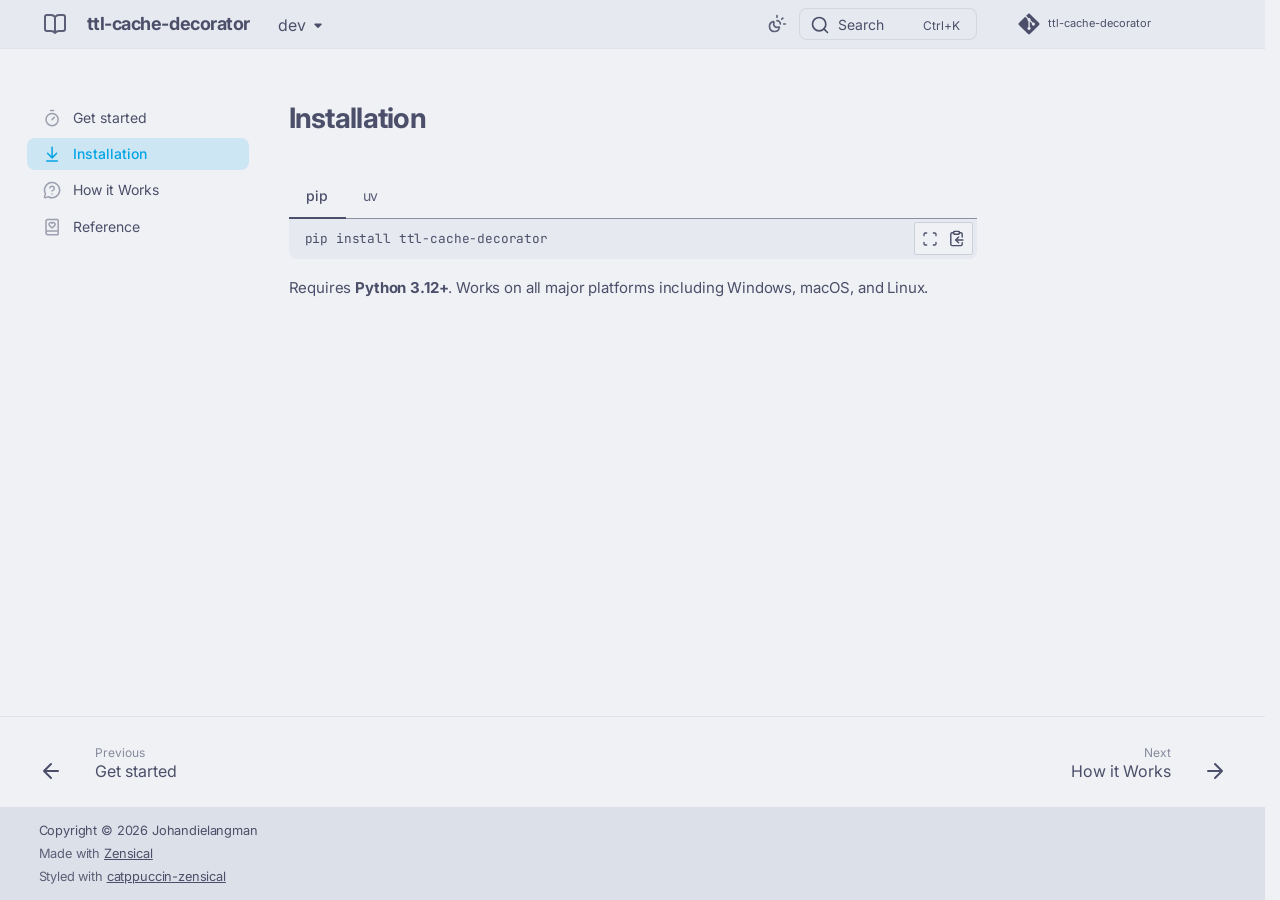
<file: dev/installation/index.html>
<!doctype html>
<html lang="en" class="no-js">
  <head>
    
      <meta charset="utf-8">
      <meta name="viewport" content="width=device-width,initial-scale=1">
      
        <meta name="description" content="LRU Cache Decorator with a Time to Live">
      
      
        <meta name="author" content="Johandielangman">
      
      
        <link rel="canonical" href="https://johandielangman.github.io/ttl-cache-decorator/dev/installation/">
      
      
      
        <link rel="prev" href="./..">
      
      
        <link rel="next" href="../how_it_works/">
      
      
        
      
      
      <link rel="icon" href="../static/images/favicon.png">
      <meta name="generator" content="zensical-0.1.0">
    
    
      
        <title>Installation - ttl-cache-decorator</title>
      
    
    
  
      
        
      
      <link rel="stylesheet" href="../assets/stylesheets/modern/main.4ab2de0c.min.css">
      
        
          
        
        <link rel="stylesheet" href="../assets/stylesheets/modern/palette.b60ce83d.min.css">
      
      


    
  <link rel="stylesheet" href="../assets/stylesheets/catppuccin.css">

    
      
    
    
      
        
        
        <link rel="preconnect" href="https://fonts.gstatic.com" crossorigin>
        <link rel="stylesheet" href="https://fonts.googleapis.com/css?family=Inter:300,300i,400,400i,500,500i,700,700i%7CJetbrains+Mono:400,400i,700,700i&amp;display=fallback">
        <style>:root{--md-text-font:"Inter";--md-code-font:"Jetbrains Mono"}</style>
      
    
    
      <link rel="stylesheet" href="../static/stylesheets/custom.css">
    
    <script>__md_scope=new URL("..",location),__md_scope.pathname.endsWith("/")||(__md_scope=new URL(__md_scope.pathname+"/",location)),__md_hash=e=>[...e].reduce(((e,t)=>(e<<5)-e+t.charCodeAt(0)),0),__md_get=(e,t=localStorage,_=__md_scope)=>JSON.parse(t.getItem(_.pathname+"."+e)),__md_set=(e,t,_=localStorage,a=__md_scope)=>{try{_.setItem(a.pathname+"."+e,JSON.stringify(t))}catch(e){}},document.documentElement.setAttribute("data-platform",navigator.platform)</script>
    
      

    
    
  </head>
  
  
    
    
      
    
    
    
    
    <body dir="ltr" data-md-color-scheme="default" data-md-color-primary="indigo" data-md-color-accent="indigo">
  
    
    <input class="md-toggle" data-md-toggle="drawer" type="checkbox" id="__drawer" autocomplete="off">
    <input class="md-toggle" data-md-toggle="search" type="checkbox" id="__search" autocomplete="off">
    <label class="md-overlay" for="__drawer" aria-hidden="true"></label>
    <div data-md-component="skip">
      <a href="#__skip" class="md-skip">
        Skip to content
      </a>
    </div>
    <div data-md-component="announce">
      
    </div>
    
      <div data-md-color-scheme="default" data-md-component="outdated" hidden>
        
      </div>
    
    
      

  

<header class="md-header md-header--shadow" data-md-component="header">
  <nav class="md-header__inner md-grid" aria-label="Header">
    <a href="./.." title="ttl-cache-decorator" class="md-header__button md-logo" aria-label="ttl-cache-decorator" data-md-component="logo">
      
  
  <svg xmlns="http://www.w3.org/2000/svg" fill="none" stroke="currentColor" stroke-linecap="round" stroke-linejoin="round" stroke-width="2" class="lucide lucide-book-open" viewBox="0 0 24 24"><path d="M12 5v16M20.001 19A2 2 0 0 0 22 17V5a2 2 0 0 0-1.999-2L16 3.002A5 5 0 0 0 12 5a5 5 0 0 0-4-2H4a2 2 0 0 0-2 2v12a2 2 0 0 0 1.999 2H8a5 5 0 0 1 4 2 5 5 0 0 1 4-2z"/></svg>

    </a>
    <label class="md-header__button md-icon" for="__drawer">
      
      <svg xmlns="http://www.w3.org/2000/svg" fill="none" stroke="currentColor" stroke-linecap="round" stroke-linejoin="round" stroke-width="2" class="lucide lucide-menu" viewBox="0 0 24 24"><path d="M4 5h16M4 12h16M4 19h16"/></svg>
      <span class="md-visually-hidden">Navigation</span>
    </label>
    <div class="md-header__title" data-md-component="header-title">
      <div class="md-header__ellipsis">
        <div class="md-header__topic">
          <span class="md-ellipsis">
            ttl-cache-decorator
          </span>
        </div>
        <div class="md-header__topic" data-md-component="header-topic">
          <span class="md-ellipsis">
            
              Installation
            
          </span>
        </div>
      </div>
    </div>
    
      
        <form class="md-header__option" data-md-component="palette">
  
    
    
    
    <input class="md-option" data-md-color-media="(prefers-color-scheme)" data-md-color-scheme="default" data-md-color-primary="indigo" data-md-color-accent="indigo"  aria-label="Switch to light mode"  type="radio" name="__palette" id="__palette_0">
    
      <label class="md-header__button md-icon" title="Switch to light mode" for="__palette_1" hidden>
        <svg xmlns="http://www.w3.org/2000/svg" fill="none" stroke="currentColor" stroke-linecap="round" stroke-linejoin="round" stroke-width="2" class="lucide lucide-sun-moon" viewBox="0 0 24 24"><path d="M12 2v2M14.837 16.385a6 6 0 1 1-7.223-7.222c.624-.147.97.66.715 1.248a4 4 0 0 0 5.26 5.259c.589-.255 1.396.09 1.248.715M16 12a4 4 0 0 0-4-4M19 5l-1.256 1.256M20 12h2"/></svg>
      </label>
    
  
    
    
    
    <input class="md-option" data-md-color-media="(prefers-color-scheme: light)" data-md-color-scheme="catppuccin-latte" data-md-color-primary="indigo" data-md-color-accent="indigo"  aria-label="Switch to dark mode"  type="radio" name="__palette" id="__palette_1">
    
      <label class="md-header__button md-icon" title="Switch to dark mode" for="__palette_2" hidden>
        <svg xmlns="http://www.w3.org/2000/svg" fill="none" stroke="currentColor" stroke-linecap="round" stroke-linejoin="round" stroke-width="2" class="lucide lucide-sun" viewBox="0 0 24 24"><circle cx="12" cy="12" r="4"/><path d="M12 2v2M12 20v2M4.93 4.93l1.41 1.41M17.66 17.66l1.41 1.41M2 12h2M20 12h2M6.34 17.66l-1.41 1.41M19.07 4.93l-1.41 1.41"/></svg>
      </label>
    
  
    
    
    
    <input class="md-option" data-md-color-media="(prefers-color-scheme: dark)" data-md-color-scheme="catppuccin-macchiato" data-md-color-primary="indigo" data-md-color-accent="indigo"  aria-label="Switch to system preference"  type="radio" name="__palette" id="__palette_2">
    
      <label class="md-header__button md-icon" title="Switch to system preference" for="__palette_0" hidden>
        <svg xmlns="http://www.w3.org/2000/svg" fill="none" stroke="currentColor" stroke-linecap="round" stroke-linejoin="round" stroke-width="2" class="lucide lucide-moon" viewBox="0 0 24 24"><path d="M20.985 12.486a9 9 0 1 1-9.473-9.472c.405-.022.617.46.402.803a6 6 0 0 0 8.268 8.268c.344-.215.825-.004.803.401"/></svg>
      </label>
    
  
</form>
      
    
    
      <script>var palette=__md_get("__palette");if(palette&&palette.color){if("(prefers-color-scheme)"===palette.color.media){var media=matchMedia("(prefers-color-scheme: light)"),input=document.querySelector(media.matches?"[data-md-color-media='(prefers-color-scheme: light)']":"[data-md-color-media='(prefers-color-scheme: dark)']");palette.color.media=input.getAttribute("data-md-color-media"),palette.color.scheme=input.getAttribute("data-md-color-scheme"),palette.color.primary=input.getAttribute("data-md-color-primary"),palette.color.accent=input.getAttribute("data-md-color-accent")}for(var[key,value]of Object.entries(palette.color))document.body.setAttribute("data-md-color-"+key,value)}</script>
    
    
    
      
      
        <label class="md-header__button md-icon" for="__search">
          
          <svg xmlns="http://www.w3.org/2000/svg" fill="none" stroke="currentColor" stroke-linecap="round" stroke-linejoin="round" stroke-width="2" class="lucide lucide-search" viewBox="0 0 24 24"><path d="m21 21-4.34-4.34"/><circle cx="11" cy="11" r="8"/></svg>
          <span class="md-visually-hidden">Search</span>
        </label>
        <div class="md-search" data-md-component="search" role="dialog" aria-label="Search">
  <button type="button" class="md-search__button">
    Search
  </button>
</div>
      
    
    <div class="md-header__source">
      
        <a href="https://github.com/Johandielangman/ttl-cache-decorator" title="Go to repository" class="md-source" data-md-component="source">
  <div class="md-source__icon md-icon">
    
    <svg xmlns="http://www.w3.org/2000/svg" viewBox="0 0 448 512"><!--! Font Awesome Free 7.3.1 by @fontawesome - https://fontawesome.com License - https://fontawesome.com/license/free (Icons: CC BY 4.0, Fonts: SIL OFL 1.1, Code: MIT License) Copyright 2026 Fonticons, Inc.--><path fill="currentColor" d="M439.6 236.1 244 40.5c-5.4-5.5-12.8-8.5-20.4-8.5s-15 3-20.4 8.4L162.5 81l51.5 51.5c27.1-9.1 52.7 16.8 43.4 43.7l49.7 49.7c34.2-11.8 61.2 31 35.5 56.7-26.5 26.5-70.2-2.9-56-37.3L240.3 199v121.9c25.3 12.5 22.3 41.8 9.1 55-6.4 6.4-15.2 10.1-24.3 10.1s-17.8-3.6-24.3-10.1c-17.6-17.6-11.1-46.9 11.2-56v-123c-20.8-8.5-24.6-30.7-18.6-45L142.6 101 8.5 235.1C3 240.6 0 247.9 0 255.5s3 15 8.5 20.4l195.6 195.7c5.4 5.4 12.7 8.4 20.4 8.4s15-3 20.4-8.4l194.7-194.7c5.4-5.4 8.4-12.8 8.4-20.4s-3-15-8.4-20.4"/></svg>
  </div>
  <div class="md-source__repository">
    ttl-cache-decorator
  </div>
</a>
      
    </div>
  </nav>
  
</header>
    
    <div class="md-container" data-md-component="container">
      
      
        
          
        
      
      <main class="md-main" data-md-component="main">
        <div class="md-main__inner md-grid">
          
            
              
              <div class="md-sidebar md-sidebar--primary" data-md-component="sidebar" data-md-type="navigation" >
                <div class="md-sidebar__scrollwrap">
                  <div class="md-sidebar__inner">
                    



<nav class="md-nav md-nav--primary" aria-label="Navigation" data-md-level="0">
  <label class="md-nav__title" for="__drawer">
    <a href="./.." title="ttl-cache-decorator" class="md-nav__button md-logo" aria-label="ttl-cache-decorator" data-md-component="logo">
      
  
  <svg xmlns="http://www.w3.org/2000/svg" fill="none" stroke="currentColor" stroke-linecap="round" stroke-linejoin="round" stroke-width="2" class="lucide lucide-book-open" viewBox="0 0 24 24"><path d="M12 5v16M20.001 19A2 2 0 0 0 22 17V5a2 2 0 0 0-1.999-2L16 3.002A5 5 0 0 0 12 5a5 5 0 0 0-4-2H4a2 2 0 0 0-2 2v12a2 2 0 0 0 1.999 2H8a5 5 0 0 1 4 2 5 5 0 0 1 4-2z"/></svg>

    </a>
    ttl-cache-decorator
  </label>
  
    <div class="md-nav__source">
      <a href="https://github.com/Johandielangman/ttl-cache-decorator" title="Go to repository" class="md-source" data-md-component="source">
  <div class="md-source__icon md-icon">
    
    <svg xmlns="http://www.w3.org/2000/svg" viewBox="0 0 448 512"><!--! Font Awesome Free 7.3.1 by @fontawesome - https://fontawesome.com License - https://fontawesome.com/license/free (Icons: CC BY 4.0, Fonts: SIL OFL 1.1, Code: MIT License) Copyright 2026 Fonticons, Inc.--><path fill="currentColor" d="M439.6 236.1 244 40.5c-5.4-5.5-12.8-8.5-20.4-8.5s-15 3-20.4 8.4L162.5 81l51.5 51.5c27.1-9.1 52.7 16.8 43.4 43.7l49.7 49.7c34.2-11.8 61.2 31 35.5 56.7-26.5 26.5-70.2-2.9-56-37.3L240.3 199v121.9c25.3 12.5 22.3 41.8 9.1 55-6.4 6.4-15.2 10.1-24.3 10.1s-17.8-3.6-24.3-10.1c-17.6-17.6-11.1-46.9 11.2-56v-123c-20.8-8.5-24.6-30.7-18.6-45L142.6 101 8.5 235.1C3 240.6 0 247.9 0 255.5s3 15 8.5 20.4l195.6 195.7c5.4 5.4 12.7 8.4 20.4 8.4s15-3 20.4-8.4l194.7-194.7c5.4-5.4 8.4-12.8 8.4-20.4s-3-15-8.4-20.4"/></svg>
  </div>
  <div class="md-source__repository">
    ttl-cache-decorator
  </div>
</a>
    </div>
  
  <ul class="md-nav__list" data-md-scrollfix>
    
      
      
  
  
  
  
    <li class="md-nav__item">
      <a href="./.." class="md-nav__link">
        
  
  
    <svg xmlns="http://www.w3.org/2000/svg" fill="none" stroke="currentColor" stroke-linecap="round" stroke-linejoin="round" stroke-width="2" class="lucide lucide-timer" viewBox="0 0 24 24"><path d="M10 2h4M12 14l3-3"/><circle cx="12" cy="14" r="8"/></svg>
  
  <span class="md-ellipsis">
    
  
  Get started

    
  </span>
  
  

      </a>
    </li>
  

    
      
      
  
  
    
  
  
  
    <li class="md-nav__item md-nav__item--active">
      
      
      
      
        
      
      
      <a href="././" class="md-nav__link md-nav__link--active">
        
  
  
    <svg xmlns="http://www.w3.org/2000/svg" fill="none" stroke="currentColor" stroke-linecap="round" stroke-linejoin="round" stroke-width="2" class="lucide lucide-arrow-down-to-line" viewBox="0 0 24 24"><path d="M12 17V3M6 11l6 6 6-6M19 21H5"/></svg>
  
  <span class="md-ellipsis">
    
  
  Installation

    
  </span>
  
  

      </a>
      
    </li>
  

    
      
      
  
  
  
  
    <li class="md-nav__item">
      <a href="../how_it_works/" class="md-nav__link">
        
  
  
    <svg xmlns="http://www.w3.org/2000/svg" fill="none" stroke="currentColor" stroke-linecap="round" stroke-linejoin="round" stroke-width="2" class="lucide lucide-message-circle-question-mark" viewBox="0 0 24 24"><path d="M2.992 16.342a2 2 0 0 1 .094 1.167l-1.065 3.29a1 1 0 0 0 1.236 1.168l3.413-.998a2 2 0 0 1 1.099.092 10 10 0 1 0-4.777-4.719"/><path d="M9.09 9a3 3 0 0 1 5.83 1c0 2-3 3-3 3M12 17h.01"/></svg>
  
  <span class="md-ellipsis">
    
  
  How it Works

    
  </span>
  
  

      </a>
    </li>
  

    
      
      
  
  
  
  
    <li class="md-nav__item">
      <a href="../api_reference/" class="md-nav__link">
        
  
  
    <svg xmlns="http://www.w3.org/2000/svg" fill="none" stroke="currentColor" stroke-linecap="round" stroke-linejoin="round" stroke-width="2" class="lucide lucide-book-heart" viewBox="0 0 24 24"><path d="M4 19.5v-15A2.5 2.5 0 0 1 6.5 2H19a1 1 0 0 1 1 1v18a1 1 0 0 1-1 1H6.5a1 1 0 0 1 0-5H20"/><path d="M8.62 9.8A2.25 2.25 0 1 1 12 6.836a2.25 2.25 0 1 1 3.38 2.966l-2.626 2.856a.998.998 0 0 1-1.507 0z"/></svg>
  
  <span class="md-ellipsis">
    
  
  Reference

    
  </span>
  
  

      </a>
    </li>
  

    
  </ul>
</nav>
                  </div>
                </div>
              </div>
            
            
              
              <div class="md-sidebar md-sidebar--secondary" data-md-component="sidebar" data-md-type="toc" >
                <div class="md-sidebar__scrollwrap">
                  
                    
                    
                    
                      
                    
                    
                  
                  <div class="md-sidebar__inner">
                    


<nav class="md-nav md-nav--secondary" aria-label="On this page">
  
  
  
    
  
  
</nav>
                  </div>
                </div>
              </div>
            
          
          
            <div class="md-content" data-md-component="content">
              
                



  


              
              <article class="md-content__inner md-typeset">
                <a id="__skip" tabindex="-1"></a>
                
                  

  
  


<h1 id="installation">Installation<a class="headerlink" href="#installation" title="Permanent link">&para;</a></h1>
<div class="tabbed-set tabbed-alternate" data-tabs="1:2"><input checked="checked" id="__tabbed_1_1" name="__tabbed_1" type="radio" /><input id="__tabbed_1_2" name="__tabbed_1" type="radio" /><div class="tabbed-labels"><label for="__tabbed_1_1">pip</label><label for="__tabbed_1_2">uv</label></div>
<div class="tabbed-content">
<div class="tabbed-block">
<div class="language-console highlight"><pre><span></span><code><span id="__span-0-1"><a id="__codelineno-0-1" name="__codelineno-0-1" href="#__codelineno-0-1"></a><span class="go">pip install ttl-cache-decorator</span>
</span></code></pre></div>
</div>
<div class="tabbed-block">
<div class="language-console highlight"><pre><span></span><code><span id="__span-1-1"><a id="__codelineno-1-1" name="__codelineno-1-1" href="#__codelineno-1-1"></a><span class="go">uv add ttl-cache-decorator</span>
</span></code></pre></div>
</div>
</div>
</div>
<p>Requires <strong>Python 3.12+</strong>. Works on all major platforms including Windows, macOS, and Linux.</p>









  
  






                
              </article>
            </div>
          
          
  <script>var tabs=__md_get("__tabs");if(Array.isArray(tabs))e:for(var set of document.querySelectorAll(".tabbed-set")){var labels=set.querySelector(".tabbed-labels");for(var tab of tabs)for(var label of labels.getElementsByTagName("label"))if(label.innerText.trim()===tab){var input=document.getElementById(label.htmlFor);input.checked=!0;continue e}}</script>

<script>var target=document.getElementById(location.hash.slice(1));target&&target.name&&(target.checked=target.name.startsWith("__tabbed_"))</script>
        </div>
        
          <button type="button" class="md-top md-icon" data-md-component="top" hidden>
  
  <svg xmlns="http://www.w3.org/2000/svg" fill="none" stroke="currentColor" stroke-linecap="round" stroke-linejoin="round" stroke-width="2" class="lucide lucide-circle-arrow-up" viewBox="0 0 24 24"><circle cx="12" cy="12" r="10"/><path d="m16 12-4-4-4 4M12 16V8"/></svg>
  Back to top
</button>
        
      </main>
      
        <footer class="md-footer">
  
    
      
      <nav class="md-footer__inner md-grid" aria-label="Footer" >
        
          
          <a href="./.." class="md-footer__link md-footer__link--prev" aria-label="Previous: Get started">
            <div class="md-footer__button md-icon">
              
              <svg xmlns="http://www.w3.org/2000/svg" fill="none" stroke="currentColor" stroke-linecap="round" stroke-linejoin="round" stroke-width="2" class="lucide lucide-arrow-left" viewBox="0 0 24 24"><path d="m12 19-7-7 7-7M19 12H5"/></svg>
            </div>
            <div class="md-footer__title">
              <span class="md-footer__direction">
                Previous
              </span>
              <div class="md-ellipsis">
                Get started
              </div>
            </div>
          </a>
        
        
          
          <a href="../how_it_works/" class="md-footer__link md-footer__link--next" aria-label="Next: How it Works">
            <div class="md-footer__title">
              <span class="md-footer__direction">
                Next
              </span>
              <div class="md-ellipsis">
                How it Works
              </div>
            </div>
            <div class="md-footer__button md-icon">
              
              <svg xmlns="http://www.w3.org/2000/svg" fill="none" stroke="currentColor" stroke-linecap="round" stroke-linejoin="round" stroke-width="2" class="lucide lucide-arrow-right" viewBox="0 0 24 24"><path d="M5 12h14M12 5l7 7-7 7"/></svg>
            </div>
          </a>
        
      </nav>
    
  
  <div class="md-footer-meta md-typeset">
    <div class="md-footer-meta__inner md-grid">
      <div class="md-copyright">
  
    <div class="md-copyright__highlight">
      Copyright &copy; 2026 Johandielangman
    </div>
  
  
    Made with
    <a href="https://zensical.org/" target="_blank" rel="noopener">
      Zensical
    </a>
  
  
    <div class="md-copyright__catppuccin">
      Styled with
      <a href="https://jonathan343.github.io/catppuccin-zensical/" target="_blank" rel="noopener">
        catppuccin-zensical
      </a>
    </div>
  
</div>
      
    </div>
  </div>
</footer>
      
    </div>
    <div class="md-dialog" data-md-component="dialog" role="status" aria-atomic="true">
      <div class="md-dialog__inner md-typeset"></div>
    </div>
    
    
    
      
      
      
      
        
        
      <script id="__config" type="application/json">{"annotate":null,"base":"..","features":["announce.dismiss","content.code.annotate","content.code.copy","content.code.select","content.footnote.tooltips","content.tabs.link","content.tooltips","navigation.footer","navigation.indexes","navigation.instant","navigation.instant.prefetch","navigation.path","navigation.sections","navigation.top","navigation.tracking","search.highlight"],"redirect":null,"search":"../assets/javascripts/workers/search.719e0d91.min.js","tags":null,"translations":{"clipboard.copied":"Copied to clipboard","clipboard.copy":"Copy to clipboard","clipboard.error":"Could not copy to clipboard","search.result.more.one":"1 more on this page","search.result.more.other":"# more on this page","search.result.none":"No matching documents","search.result.one":"1 matching document","search.result.other":"# matching documents","search.result.placeholder":"Type to start searching","search.result.term.missing":"Missing","select.version":"Select version"},"version":{"provider":"mike"}}</script>
    
    
      <script src="../assets/javascripts/bundle.d31f0ffa.min.js"></script>
      
    
  </body>
</html>
</file>
<file: 0.1.7/assets/stylesheets/catppuccin.css>
[data-md-color-scheme="catppuccin-latte"] {
  color-scheme: light;

  --ctp-rosewater: #dc8a78;
  --ctp-flamingo: #dd7878;
  --ctp-pink: #ea76cb;
  --ctp-mauve: #8839ef;
  --ctp-red: #d20f39;
  --ctp-maroon: #e64553;
  --ctp-peach: #fe640b;
  --ctp-yellow: #df8e1d;
  --ctp-green: #40a02b;
  --ctp-teal: #179299;
  --ctp-sky: #04a5e5;
  --ctp-sapphire: #209fb5;
  --ctp-blue: #1e66f5;
  --ctp-lavender: #7287fd;
  --ctp-text: #4c4f69;
  --ctp-subtext1: #5c5f77;
  --ctp-subtext0: #6c6f85;
  --ctp-overlay2: #7c7f93;
  --ctp-overlay1: #8c8fa1;
  --ctp-overlay0: #9ca0b0;
  --ctp-surface2: #acb0be;
  --ctp-surface1: #bcc0cc;
  --ctp-surface0: #ccd0da;
  --ctp-base: #eff1f5;
  --ctp-mantle: #e6e9ef;
  --ctp-crust: #dce0e8;

  --color-backdrop: 220 224 232;
  --color-background: 239 241 245;
  --color-background-subtle: 230 233 239;
  --color-foreground: 76 79 105;
}

[data-md-color-scheme="catppuccin-frappe"] {
  color-scheme: dark;

  --ctp-rosewater: #f2d5cf;
  --ctp-flamingo: #eebebe;
  --ctp-pink: #f4b8e4;
  --ctp-mauve: #ca9ee6;
  --ctp-red: #e78284;
  --ctp-maroon: #ea999c;
  --ctp-peach: #ef9f76;
  --ctp-yellow: #e5c890;
  --ctp-green: #a6d189;
  --ctp-teal: #81c8be;
  --ctp-sky: #99d1db;
  --ctp-sapphire: #85c1dc;
  --ctp-blue: #8caaee;
  --ctp-lavender: #babbf1;
  --ctp-text: #c6d0f5;
  --ctp-subtext1: #b5bfe2;
  --ctp-subtext0: #a5adce;
  --ctp-overlay2: #949cbb;
  --ctp-overlay1: #838ba7;
  --ctp-overlay0: #737994;
  --ctp-surface2: #626880;
  --ctp-surface1: #51576d;
  --ctp-surface0: #414559;
  --ctp-base: #303446;
  --ctp-mantle: #292c3c;
  --ctp-crust: #232634;

  --color-backdrop: 35 38 52;
  --color-background: 48 52 70;
  --color-background-subtle: 65 69 89;
  --color-foreground: 198 208 245;
}

[data-md-color-scheme="catppuccin-macchiato"] {
  color-scheme: dark;

  --ctp-rosewater: #f4dbd6;
  --ctp-flamingo: #f0c6c6;
  --ctp-pink: #f5bde6;
  --ctp-mauve: #c6a0f6;
  --ctp-red: #ed8796;
  --ctp-maroon: #ee99a0;
  --ctp-peach: #f5a97f;
  --ctp-yellow: #eed49f;
  --ctp-green: #a6da95;
  --ctp-teal: #8bd5ca;
  --ctp-sky: #91d7e3;
  --ctp-sapphire: #7dc4e4;
  --ctp-blue: #8aadf4;
  --ctp-lavender: #b7bdf8;
  --ctp-text: #cad3f5;
  --ctp-subtext1: #b8c0e0;
  --ctp-subtext0: #a5adcb;
  --ctp-overlay2: #939ab7;
  --ctp-overlay1: #8087a2;
  --ctp-overlay0: #6e738d;
  --ctp-surface2: #5b6078;
  --ctp-surface1: #494d64;
  --ctp-surface0: #363a4f;
  --ctp-base: #24273a;
  --ctp-mantle: #1e2030;
  --ctp-crust: #181926;

  --color-backdrop: 24 25 38;
  --color-background: 36 39 58;
  --color-background-subtle: 54 58 79;
  --color-foreground: 202 211 245;
}

[data-md-color-scheme="catppuccin-mocha"] {
  color-scheme: dark;

  --ctp-rosewater: #f5e0dc;
  --ctp-flamingo: #f2cdcd;
  --ctp-pink: #f5c2e7;
  --ctp-mauve: #cba6f7;
  --ctp-red: #f38ba8;
  --ctp-maroon: #eba0ac;
  --ctp-peach: #fab387;
  --ctp-yellow: #f9e2af;
  --ctp-green: #a6e3a1;
  --ctp-teal: #94e2d5;
  --ctp-sky: #89dceb;
  --ctp-sapphire: #74c7ec;
  --ctp-blue: #89b4fa;
  --ctp-lavender: #b4befe;
  --ctp-text: #cdd6f4;
  --ctp-subtext1: #bac2de;
  --ctp-subtext0: #a6adc8;
  --ctp-overlay2: #9399b2;
  --ctp-overlay1: #7f849c;
  --ctp-overlay0: #6c7086;
  --ctp-surface2: #585b70;
  --ctp-surface1: #45475a;
  --ctp-surface0: #313244;
  --ctp-base: #1e1e2e;
  --ctp-mantle: #181825;
  --ctp-crust: #11111b;

  --color-backdrop: 17 17 27;
  --color-background: 30 30 46;
  --color-background-subtle: 49 50 68;
  --color-foreground: 205 214 244;
}

[data-md-color-scheme^="catppuccin-"] {
  --md-primary-fg-color: var(--ctp-mauve);
  --md-primary-fg-color--light: var(--ctp-lavender);
  --md-primary-fg-color--dark: var(--ctp-blue);
  --md-primary-bg-color: var(--ctp-base);
  --md-primary-bg-color--light: var(--ctp-mantle);

  --md-accent-fg-color: var(--ctp-sky);
  --md-accent-fg-color--transparent: color-mix(in srgb, var(--ctp-sky) 14%, transparent);
  --md-accent-bg-color: var(--ctp-mantle);
  --md-accent-bg-color--light: var(--ctp-surface0);

  --md-default-fg-color: var(--ctp-text);
  --md-default-fg-color--light: var(--ctp-subtext1);
  --md-default-fg-color--lighter: var(--ctp-subtext0);
  --md-default-fg-color--lightest: var(--ctp-overlay1);
  --md-default-bg-color: var(--ctp-base);
  --md-default-bg-color--light: var(--ctp-mantle);
  --md-default-bg-color--lighter: var(--ctp-surface0);
  --md-default-bg-color--lightest: var(--ctp-surface1);

  --md-code-fg-color: var(--ctp-text);
  --md-code-bg-color: var(--ctp-mantle);
  --md-code-bg-color--light: var(--ctp-surface0);
  --md-code-bg-color--lighter: var(--ctp-surface0);
  --md-code-hl-color: color-mix(in srgb, var(--ctp-yellow) 32%, transparent);
  --md-code-hl-color--light: color-mix(in srgb, var(--ctp-yellow) 18%, transparent);
  --md-code-hl-number-color: var(--ctp-peach);
  --md-code-hl-special-color: var(--ctp-pink);
  --md-code-hl-function-color: var(--ctp-blue);
  --md-code-hl-constant-color: var(--ctp-peach);
  --md-code-hl-keyword-color: var(--ctp-mauve);
  --md-code-hl-string-color: var(--ctp-green);
  --md-code-hl-name-color: var(--ctp-text);
  --md-code-hl-operator-color: var(--ctp-sky);
  --md-code-hl-punctuation-color: var(--ctp-overlay2);
  --md-code-hl-comment-color: var(--ctp-overlay2);
  --md-code-hl-generic-color: var(--ctp-text);
  --md-code-hl-variable-color: var(--ctp-maroon);

  --md-typeset-a-color: var(--ctp-blue);
  --md-typeset-color: var(--ctp-text);
  --md-typeset-kbd-color: var(--ctp-mantle);
  --md-typeset-kbd-accent-color: var(--ctp-surface0);
  --md-typeset-kbd-border-color: var(--ctp-surface1);

  --md-admonition-fg-color: var(--ctp-text);
  --md-admonition-bg-color: var(--ctp-base);

  --md-footer-fg-color: var(--ctp-text);
  --md-footer-fg-color--light: var(--ctp-text);
  --md-footer-fg-color--lighter: var(--ctp-subtext1);
  --md-footer-bg-color: var(--ctp-crust);
  --md-footer-bg-color--dark: var(--ctp-crust);
}

[data-md-color-scheme=catppuccin-latte] img[src$="#only-dark"],
[data-md-color-scheme=catppuccin-latte] img[src$="#gh-dark-mode-only"] {
    display: none
}
[data-md-color-scheme=catppuccin-frappe] img[src$="#only-light"],
[data-md-color-scheme=catppuccin-frappe] img[src$="#gh-light-mode-only"] {
    display: none
}
[data-md-color-scheme=catppuccin-macchiato] img[src$="#only-light"],
[data-md-color-scheme=catppuccin-macchiato] img[src$="#gh-light-mode-only"] {
    display: none
}
[data-md-color-scheme=catppuccin-mocha] img[src$="#only-light"],
[data-md-color-scheme=catppuccin-mocha] img[src$="#gh-light-mode-only"] {
    display: none
}

[data-md-color-scheme^="catppuccin-"] .md-header,
[data-md-color-scheme^="catppuccin-"] .md-tabs {
  background-color: var(--ctp-mantle);
  color: var(--ctp-text);
}

[data-md-color-scheme^="catppuccin-"] .md-header--shadow {
  box-shadow: 0 0.05rem 0 color-mix(in srgb, var(--ctp-surface0) 45%, transparent);
}

[data-md-color-scheme^="catppuccin-"] .md-header__button,
[data-md-color-scheme^="catppuccin-"] .md-tabs__link {
  color: var(--ctp-subtext1);
}

[data-md-color-scheme^="catppuccin-"] .md-header__button:hover,
[data-md-color-scheme^="catppuccin-"] .md-tabs__link--active,
[data-md-color-scheme^="catppuccin-"] .md-tabs__link:hover {
  color: var(--ctp-text);
}

[data-md-color-scheme^="catppuccin-"] .md-search__form,
[data-md-color-scheme^="catppuccin-"] .md-search__button {
  background-color: var(--ctp-mantle);
  border: 0.05rem solid color-mix(in srgb, var(--ctp-surface0) 70%, transparent);
  color: var(--ctp-text);
}

[data-md-color-scheme^="catppuccin-"] .md-search__button:hover {
  background-color: var(--ctp-surface0);
  color: var(--ctp-text);
}

[data-md-color-scheme^="catppuccin-"] .md-search__input,
[data-md-color-scheme^="catppuccin-"] .md-search__icon,
[data-md-color-scheme^="catppuccin-"] .md-search__button .md-icon {
  color: var(--ctp-text);
}

[data-md-color-scheme^="catppuccin-"] .md-search__input::placeholder {
  color: var(--ctp-subtext1);
}

[data-md-color-scheme^="catppuccin-"] .md-search__suggest,
[data-md-color-scheme^="catppuccin-"] .md-search__output {
  color: var(--ctp-subtext1);
}

[data-md-color-scheme^="catppuccin-"] .md-search__options .md-icon,
[data-md-color-scheme^="catppuccin-"] .md-search__options .md-icon:hover {
  color: var(--ctp-text);
}

[data-md-color-scheme^="catppuccin-"] .md-search__form kbd,
[data-md-color-scheme^="catppuccin-"] .md-search__button kbd {
  background-color: var(--ctp-base);
  border-color: var(--ctp-surface1);
  box-shadow: none;
  color: var(--ctp-text);
}

[data-md-color-scheme^="catppuccin-"] .md-tooltip,
[data-md-color-scheme^="catppuccin-"] .md-tooltip2__inner {
  background-color: var(--ctp-crust);
  color: var(--ctp-text);
}

[data-md-color-scheme^="catppuccin-"] .md-tooltip2--top::before {
  border-top-color: var(--ctp-crust);
}

[data-md-color-scheme^="catppuccin-"] .md-tooltip2--bottom::before {
  border-bottom-color: var(--ctp-crust);
}

[data-md-color-scheme^="catppuccin-"] [role="dialog"] > .md-tooltip2__inner::before {
  background: linear-gradient(var(--ctp-crust), transparent 75%);
}

[data-md-color-scheme^="catppuccin-"] [role="dialog"] > .md-tooltip2__inner::after {
  background: linear-gradient(transparent, var(--ctp-crust) 75%);
}

[data-md-color-scheme^="catppuccin-"] .md-typeset a:not(.md-button):hover {
  color: var(--ctp-sky);
}

[data-md-color-scheme^="catppuccin-"] .md-typeset a:not(.md-button):visited {
  color: var(--ctp-lavender);
}

[data-md-color-scheme^="catppuccin-"] .md-typeset .md-button {
  background-color: var(--ctp-surface0);
  border-color: var(--ctp-surface2);
  color: var(--ctp-text);
  font-weight: 700;
}

[data-md-color-scheme^="catppuccin-"] .md-typeset .md-button:focus,
[data-md-color-scheme^="catppuccin-"] .md-typeset .md-button:hover {
  background-color: var(--ctp-surface1);
  border-color: var(--ctp-mauve);
  color: var(--ctp-text);
}

[data-md-color-scheme^="catppuccin-"] .md-typeset .md-button--primary,
[data-md-color-scheme^="catppuccin-"] .md-typeset .md-button--primary:visited {
  background-color: var(--ctp-mauve);
  border-color: var(--ctp-mauve);
  color: var(--ctp-base);
}

[data-md-color-scheme^="catppuccin-"] .md-typeset .md-button--primary:focus,
[data-md-color-scheme^="catppuccin-"] .md-typeset .md-button--primary:hover {
  background-color: var(--ctp-lavender);
  border-color: var(--ctp-lavender);
  color: var(--ctp-base);
}

[data-md-color-scheme^="catppuccin-"] .md-content__button,
[data-md-color-scheme^="catppuccin-"] .md-source-file__fact,
[data-md-color-scheme^="catppuccin-"] .md-source-file__fact .md-icon {
  color: var(--ctp-text);
}

[data-md-color-scheme^="catppuccin-"] .md-content__button {
  background-color: var(--ctp-surface0);
  border-radius: 0.4rem;
}

[data-md-color-scheme^="catppuccin-"] .md-content__button:focus,
[data-md-color-scheme^="catppuccin-"] .md-content__button:hover {
  background-color: var(--ctp-surface1);
  color: var(--ctp-sky);
}

[data-md-color-scheme^="catppuccin-"] .md-clipboard {
  background-color: var(--ctp-surface0);
  color: var(--ctp-text);
  opacity: 1;
}

[data-md-color-scheme^="catppuccin-"] .md-clipboard:focus,
[data-md-color-scheme^="catppuccin-"] .md-clipboard:hover {
  background-color: var(--ctp-surface1);
  color: var(--ctp-sky);
}

[data-md-color-scheme^="catppuccin-"] .md-clipboard:focus-visible {
  outline: 0.1rem solid var(--ctp-sky);
  outline-offset: 0.1rem;
}

[data-md-color-scheme^="catppuccin-"] .md-code__nav {
  background-color: var(--ctp-base);
  border: 0.05rem solid var(--ctp-surface0);
}

[data-md-color-scheme^="catppuccin-"] :hover > .md-code__nav {
  background-color: var(--ctp-base);
}

[data-md-color-scheme^="catppuccin-"] .md-code__button {
  color: var(--ctp-text);
}

[data-md-color-scheme^="catppuccin-"] :hover > .md-code__nav > .md-code__button,
[data-md-color-scheme^="catppuccin-"] .md-code__nav:hover > .md-code__button,
[data-md-color-scheme^="catppuccin-"] .md-code__button.focus-visible,
[data-md-color-scheme^="catppuccin-"] .md-code__button:hover {
  color: var(--ctp-sky);
}

[data-md-color-scheme^="catppuccin-"] .md-code__button--active {
  color: var(--ctp-mauve) !important;
}

[data-md-color-scheme^="catppuccin-"] .md-footer {
  background-color: var(--ctp-base);
  border-top-color: color-mix(in srgb, var(--ctp-surface0) 45%, transparent);
  color: var(--ctp-text);
}

[data-md-color-scheme^="catppuccin-"] .md-footer-meta {
  background-color: var(--ctp-crust);
  color: var(--ctp-text);
}

[data-md-color-scheme^="catppuccin-"] .md-footer__direction {
  color: var(--ctp-subtext1);
}

[data-md-color-scheme^="catppuccin-"] .md-footer__title,
[data-md-color-scheme^="catppuccin-"] .md-footer__link,
[data-md-color-scheme^="catppuccin-"] .md-footer-meta a,
[data-md-color-scheme^="catppuccin-"] .md-social__link {
  color: var(--ctp-text);
}

[data-md-color-scheme^="catppuccin-"] .md-footer__link:focus,
[data-md-color-scheme^="catppuccin-"] .md-footer__link:hover,
[data-md-color-scheme^="catppuccin-"] .md-footer-meta a:focus,
[data-md-color-scheme^="catppuccin-"] .md-footer-meta a:hover,
[data-md-color-scheme^="catppuccin-"] .md-social__link:focus,
[data-md-color-scheme^="catppuccin-"] .md-social__link:hover {
  color: var(--ctp-sky);
}

[data-md-color-scheme^="catppuccin-"] .md-typeset mark {
  background-color: color-mix(in srgb, var(--ctp-yellow) 25%, transparent);
  color: var(--ctp-text);
}

[data-md-color-scheme^="catppuccin-"] ::selection {
  background-color: color-mix(in srgb, var(--ctp-overlay2) 30%, transparent);
}

/* Admonition variants
 * Catppuccin colors per the style guide; each variant gets a distinct accent
 * so collapsible details and admonitions stay readable across all flavors. */
[data-md-color-scheme^="catppuccin-"] .md-typeset .admonition,
[data-md-color-scheme^="catppuccin-"] .md-typeset details {
  --ctp-admonition: var(--ctp-overlay1);
  background-color: color-mix(in srgb, var(--ctp-admonition) 10%, transparent);
  border-color: var(--ctp-admonition);
}

[data-md-color-scheme^="catppuccin-"] .md-typeset .admonition > .admonition-title,
[data-md-color-scheme^="catppuccin-"] .md-typeset details > summary {
  background-color: transparent;
}

[data-md-color-scheme^="catppuccin-"] .md-typeset .admonition-title::before,
[data-md-color-scheme^="catppuccin-"] .md-typeset summary::before {
  background-color: var(--ctp-admonition);
}

[data-md-color-scheme^="catppuccin-"] .md-typeset .note,
[data-md-color-scheme^="catppuccin-"] .md-typeset .seealso {
  --ctp-admonition: var(--ctp-blue);
}
[data-md-color-scheme^="catppuccin-"] .md-typeset .abstract,
[data-md-color-scheme^="catppuccin-"] .md-typeset .summary,
[data-md-color-scheme^="catppuccin-"] .md-typeset .tldr {
  --ctp-admonition: var(--ctp-lavender);
}
[data-md-color-scheme^="catppuccin-"] .md-typeset .info,
[data-md-color-scheme^="catppuccin-"] .md-typeset .todo {
  --ctp-admonition: var(--ctp-sky);
}
[data-md-color-scheme^="catppuccin-"] .md-typeset .tip,
[data-md-color-scheme^="catppuccin-"] .md-typeset .hint,
[data-md-color-scheme^="catppuccin-"] .md-typeset .important {
  --ctp-admonition: var(--ctp-teal);
}
[data-md-color-scheme^="catppuccin-"] .md-typeset .success,
[data-md-color-scheme^="catppuccin-"] .md-typeset .check,
[data-md-color-scheme^="catppuccin-"] .md-typeset .done {
  --ctp-admonition: var(--ctp-green);
}
[data-md-color-scheme^="catppuccin-"] .md-typeset .question,
[data-md-color-scheme^="catppuccin-"] .md-typeset .help,
[data-md-color-scheme^="catppuccin-"] .md-typeset .faq {
  --ctp-admonition: var(--ctp-yellow);
}
[data-md-color-scheme^="catppuccin-"] .md-typeset .warning,
[data-md-color-scheme^="catppuccin-"] .md-typeset .caution,
[data-md-color-scheme^="catppuccin-"] .md-typeset .attention {
  --ctp-admonition: var(--ctp-peach);
}
[data-md-color-scheme^="catppuccin-"] .md-typeset .failure,
[data-md-color-scheme^="catppuccin-"] .md-typeset .fail,
[data-md-color-scheme^="catppuccin-"] .md-typeset .missing {
  --ctp-admonition: var(--ctp-maroon);
}
[data-md-color-scheme^="catppuccin-"] .md-typeset .danger,
[data-md-color-scheme^="catppuccin-"] .md-typeset .error {
  --ctp-admonition: var(--ctp-red);
}
[data-md-color-scheme^="catppuccin-"] .md-typeset .bug {
  --ctp-admonition: var(--ctp-flamingo);
}
[data-md-color-scheme^="catppuccin-"] .md-typeset .example {
  --ctp-admonition: var(--ctp-mauve);
}
[data-md-color-scheme^="catppuccin-"] .md-typeset .quote,
[data-md-color-scheme^="catppuccin-"] .md-typeset .cite {
  --ctp-admonition: var(--ctp-overlay1);
}

[data-md-color-scheme^="catppuccin-"] .md-typeset table:not([class]) {
  background-color: var(--ctp-base);
  border-color: var(--ctp-surface0);
}

[data-md-color-scheme^="catppuccin-"] .md-typeset table:not([class]) th {
  background-color: var(--ctp-mantle);
  color: var(--ctp-text);
}

[data-md-color-scheme^="catppuccin-"] .md-typeset table:not([class]) tr {
  border-color: var(--ctp-surface0);
}

[data-md-color-scheme^="catppuccin-"] .md-typeset table:not([class]) td {
  border-top-color: var(--ctp-surface0);
}

[data-md-color-scheme^="catppuccin-"] .md-typeset hr {
  border-bottom-color: var(--ctp-surface0);
}
</file>
<file: 0.1.7/static/stylesheets/custom.css>
.center {
  display: block;
  margin: 0 auto;
}

.mermaid {
  display: flex;
  justify-content: center;
}

.img-w50  { width: 50%; }
.img-w60  { width: 60%; }
.img-w75  { width: 75%; }
.img-w85  { width: 85%; }
.img-w100 { width: 100%; }

figure.img-w50,
figure.img-w60,
figure.img-w75,
figure.img-w85,
figure.img-w100 {
  margin-left: auto;
  margin-right: auto;
}

figure.img-w50  { width: 50%; }
figure.img-w60  { width: 60%; }
figure.img-w75  { width: 75%; }
figure.img-w85  { width: 85%; }
figure.img-w100 { width: 100%; }

figure > img {
  display: block;
  margin: 0 auto;
}
</file>
<file: dev/assets/stylesheets/catppuccin.css>
[data-md-color-scheme="catppuccin-latte"] {
  color-scheme: light;

  --ctp-rosewater: #dc8a78;
  --ctp-flamingo: #dd7878;
  --ctp-pink: #ea76cb;
  --ctp-mauve: #8839ef;
  --ctp-red: #d20f39;
  --ctp-maroon: #e64553;
  --ctp-peach: #fe640b;
  --ctp-yellow: #df8e1d;
  --ctp-green: #40a02b;
  --ctp-teal: #179299;
  --ctp-sky: #04a5e5;
  --ctp-sapphire: #209fb5;
  --ctp-blue: #1e66f5;
  --ctp-lavender: #7287fd;
  --ctp-text: #4c4f69;
  --ctp-subtext1: #5c5f77;
  --ctp-subtext0: #6c6f85;
  --ctp-overlay2: #7c7f93;
  --ctp-overlay1: #8c8fa1;
  --ctp-overlay0: #9ca0b0;
  --ctp-surface2: #acb0be;
  --ctp-surface1: #bcc0cc;
  --ctp-surface0: #ccd0da;
  --ctp-base: #eff1f5;
  --ctp-mantle: #e6e9ef;
  --ctp-crust: #dce0e8;

  --color-backdrop: 220 224 232;
  --color-background: 239 241 245;
  --color-background-subtle: 230 233 239;
  --color-foreground: 76 79 105;
}

[data-md-color-scheme="catppuccin-frappe"] {
  color-scheme: dark;

  --ctp-rosewater: #f2d5cf;
  --ctp-flamingo: #eebebe;
  --ctp-pink: #f4b8e4;
  --ctp-mauve: #ca9ee6;
  --ctp-red: #e78284;
  --ctp-maroon: #ea999c;
  --ctp-peach: #ef9f76;
  --ctp-yellow: #e5c890;
  --ctp-green: #a6d189;
  --ctp-teal: #81c8be;
  --ctp-sky: #99d1db;
  --ctp-sapphire: #85c1dc;
  --ctp-blue: #8caaee;
  --ctp-lavender: #babbf1;
  --ctp-text: #c6d0f5;
  --ctp-subtext1: #b5bfe2;
  --ctp-subtext0: #a5adce;
  --ctp-overlay2: #949cbb;
  --ctp-overlay1: #838ba7;
  --ctp-overlay0: #737994;
  --ctp-surface2: #626880;
  --ctp-surface1: #51576d;
  --ctp-surface0: #414559;
  --ctp-base: #303446;
  --ctp-mantle: #292c3c;
  --ctp-crust: #232634;

  --color-backdrop: 35 38 52;
  --color-background: 48 52 70;
  --color-background-subtle: 65 69 89;
  --color-foreground: 198 208 245;
}

[data-md-color-scheme="catppuccin-macchiato"] {
  color-scheme: dark;

  --ctp-rosewater: #f4dbd6;
  --ctp-flamingo: #f0c6c6;
  --ctp-pink: #f5bde6;
  --ctp-mauve: #c6a0f6;
  --ctp-red: #ed8796;
  --ctp-maroon: #ee99a0;
  --ctp-peach: #f5a97f;
  --ctp-yellow: #eed49f;
  --ctp-green: #a6da95;
  --ctp-teal: #8bd5ca;
  --ctp-sky: #91d7e3;
  --ctp-sapphire: #7dc4e4;
  --ctp-blue: #8aadf4;
  --ctp-lavender: #b7bdf8;
  --ctp-text: #cad3f5;
  --ctp-subtext1: #b8c0e0;
  --ctp-subtext0: #a5adcb;
  --ctp-overlay2: #939ab7;
  --ctp-overlay1: #8087a2;
  --ctp-overlay0: #6e738d;
  --ctp-surface2: #5b6078;
  --ctp-surface1: #494d64;
  --ctp-surface0: #363a4f;
  --ctp-base: #24273a;
  --ctp-mantle: #1e2030;
  --ctp-crust: #181926;

  --color-backdrop: 24 25 38;
  --color-background: 36 39 58;
  --color-background-subtle: 54 58 79;
  --color-foreground: 202 211 245;
}

[data-md-color-scheme="catppuccin-mocha"] {
  color-scheme: dark;

  --ctp-rosewater: #f5e0dc;
  --ctp-flamingo: #f2cdcd;
  --ctp-pink: #f5c2e7;
  --ctp-mauve: #cba6f7;
  --ctp-red: #f38ba8;
  --ctp-maroon: #eba0ac;
  --ctp-peach: #fab387;
  --ctp-yellow: #f9e2af;
  --ctp-green: #a6e3a1;
  --ctp-teal: #94e2d5;
  --ctp-sky: #89dceb;
  --ctp-sapphire: #74c7ec;
  --ctp-blue: #89b4fa;
  --ctp-lavender: #b4befe;
  --ctp-text: #cdd6f4;
  --ctp-subtext1: #bac2de;
  --ctp-subtext0: #a6adc8;
  --ctp-overlay2: #9399b2;
  --ctp-overlay1: #7f849c;
  --ctp-overlay0: #6c7086;
  --ctp-surface2: #585b70;
  --ctp-surface1: #45475a;
  --ctp-surface0: #313244;
  --ctp-base: #1e1e2e;
  --ctp-mantle: #181825;
  --ctp-crust: #11111b;

  --color-backdrop: 17 17 27;
  --color-background: 30 30 46;
  --color-background-subtle: 49 50 68;
  --color-foreground: 205 214 244;
}

[data-md-color-scheme^="catppuccin-"] {
  --md-primary-fg-color: var(--ctp-mauve);
  --md-primary-fg-color--light: var(--ctp-lavender);
  --md-primary-fg-color--dark: var(--ctp-blue);
  --md-primary-bg-color: var(--ctp-base);
  --md-primary-bg-color--light: var(--ctp-mantle);

  --md-accent-fg-color: var(--ctp-sky);
  --md-accent-fg-color--transparent: color-mix(in srgb, var(--ctp-sky) 14%, transparent);
  --md-accent-bg-color: var(--ctp-mantle);
  --md-accent-bg-color--light: var(--ctp-surface0);

  --md-default-fg-color: var(--ctp-text);
  --md-default-fg-color--light: var(--ctp-subtext1);
  --md-default-fg-color--lighter: var(--ctp-subtext0);
  --md-default-fg-color--lightest: var(--ctp-overlay1);
  --md-default-bg-color: var(--ctp-base);
  --md-default-bg-color--light: var(--ctp-mantle);
  --md-default-bg-color--lighter: var(--ctp-surface0);
  --md-default-bg-color--lightest: var(--ctp-surface1);

  --md-code-fg-color: var(--ctp-text);
  --md-code-bg-color: var(--ctp-mantle);
  --md-code-bg-color--light: var(--ctp-surface0);
  --md-code-bg-color--lighter: var(--ctp-surface0);
  --md-code-hl-color: color-mix(in srgb, var(--ctp-yellow) 32%, transparent);
  --md-code-hl-color--light: color-mix(in srgb, var(--ctp-yellow) 18%, transparent);
  --md-code-hl-number-color: var(--ctp-peach);
  --md-code-hl-special-color: var(--ctp-pink);
  --md-code-hl-function-color: var(--ctp-blue);
  --md-code-hl-constant-color: var(--ctp-peach);
  --md-code-hl-keyword-color: var(--ctp-mauve);
  --md-code-hl-string-color: var(--ctp-green);
  --md-code-hl-name-color: var(--ctp-text);
  --md-code-hl-operator-color: var(--ctp-sky);
  --md-code-hl-punctuation-color: var(--ctp-overlay2);
  --md-code-hl-comment-color: var(--ctp-overlay2);
  --md-code-hl-generic-color: var(--ctp-text);
  --md-code-hl-variable-color: var(--ctp-maroon);

  --md-typeset-a-color: var(--ctp-blue);
  --md-typeset-color: var(--ctp-text);
  --md-typeset-kbd-color: var(--ctp-mantle);
  --md-typeset-kbd-accent-color: var(--ctp-surface0);
  --md-typeset-kbd-border-color: var(--ctp-surface1);

  --md-admonition-fg-color: var(--ctp-text);
  --md-admonition-bg-color: var(--ctp-base);

  --md-footer-fg-color: var(--ctp-text);
  --md-footer-fg-color--light: var(--ctp-text);
  --md-footer-fg-color--lighter: var(--ctp-subtext1);
  --md-footer-bg-color: var(--ctp-crust);
  --md-footer-bg-color--dark: var(--ctp-crust);
}

[data-md-color-scheme=catppuccin-latte] img[src$="#only-dark"],
[data-md-color-scheme=catppuccin-latte] img[src$="#gh-dark-mode-only"] {
    display: none
}
[data-md-color-scheme=catppuccin-frappe] img[src$="#only-light"],
[data-md-color-scheme=catppuccin-frappe] img[src$="#gh-light-mode-only"] {
    display: none
}
[data-md-color-scheme=catppuccin-macchiato] img[src$="#only-light"],
[data-md-color-scheme=catppuccin-macchiato] img[src$="#gh-light-mode-only"] {
    display: none
}
[data-md-color-scheme=catppuccin-mocha] img[src$="#only-light"],
[data-md-color-scheme=catppuccin-mocha] img[src$="#gh-light-mode-only"] {
    display: none
}

[data-md-color-scheme^="catppuccin-"] .md-header,
[data-md-color-scheme^="catppuccin-"] .md-tabs {
  background-color: var(--ctp-mantle);
  color: var(--ctp-text);
}

[data-md-color-scheme^="catppuccin-"] .md-header--shadow {
  box-shadow: 0 0.05rem 0 color-mix(in srgb, var(--ctp-surface0) 45%, transparent);
}

[data-md-color-scheme^="catppuccin-"] .md-header__button,
[data-md-color-scheme^="catppuccin-"] .md-tabs__link {
  color: var(--ctp-subtext1);
}

[data-md-color-scheme^="catppuccin-"] .md-header__button:hover,
[data-md-color-scheme^="catppuccin-"] .md-tabs__link--active,
[data-md-color-scheme^="catppuccin-"] .md-tabs__link:hover {
  color: var(--ctp-text);
}

[data-md-color-scheme^="catppuccin-"] .md-search__form,
[data-md-color-scheme^="catppuccin-"] .md-search__button {
  background-color: var(--ctp-mantle);
  border: 0.05rem solid color-mix(in srgb, var(--ctp-surface0) 70%, transparent);
  color: var(--ctp-text);
}

[data-md-color-scheme^="catppuccin-"] .md-search__button:hover {
  background-color: var(--ctp-surface0);
  color: var(--ctp-text);
}

[data-md-color-scheme^="catppuccin-"] .md-search__input,
[data-md-color-scheme^="catppuccin-"] .md-search__icon,
[data-md-color-scheme^="catppuccin-"] .md-search__button .md-icon {
  color: var(--ctp-text);
}

[data-md-color-scheme^="catppuccin-"] .md-search__input::placeholder {
  color: var(--ctp-subtext1);
}

[data-md-color-scheme^="catppuccin-"] .md-search__suggest,
[data-md-color-scheme^="catppuccin-"] .md-search__output {
  color: var(--ctp-subtext1);
}

[data-md-color-scheme^="catppuccin-"] .md-search__options .md-icon,
[data-md-color-scheme^="catppuccin-"] .md-search__options .md-icon:hover {
  color: var(--ctp-text);
}

[data-md-color-scheme^="catppuccin-"] .md-search__form kbd,
[data-md-color-scheme^="catppuccin-"] .md-search__button kbd {
  background-color: var(--ctp-base);
  border-color: var(--ctp-surface1);
  box-shadow: none;
  color: var(--ctp-text);
}

[data-md-color-scheme^="catppuccin-"] .md-tooltip,
[data-md-color-scheme^="catppuccin-"] .md-tooltip2__inner {
  background-color: var(--ctp-crust);
  color: var(--ctp-text);
}

[data-md-color-scheme^="catppuccin-"] .md-tooltip2--top::before {
  border-top-color: var(--ctp-crust);
}

[data-md-color-scheme^="catppuccin-"] .md-tooltip2--bottom::before {
  border-bottom-color: var(--ctp-crust);
}

[data-md-color-scheme^="catppuccin-"] [role="dialog"] > .md-tooltip2__inner::before {
  background: linear-gradient(var(--ctp-crust), transparent 75%);
}

[data-md-color-scheme^="catppuccin-"] [role="dialog"] > .md-tooltip2__inner::after {
  background: linear-gradient(transparent, var(--ctp-crust) 75%);
}

[data-md-color-scheme^="catppuccin-"] .md-typeset a:not(.md-button):hover {
  color: var(--ctp-sky);
}

[data-md-color-scheme^="catppuccin-"] .md-typeset a:not(.md-button):visited {
  color: var(--ctp-lavender);
}

[data-md-color-scheme^="catppuccin-"] .md-typeset .md-button {
  background-color: var(--ctp-surface0);
  border-color: var(--ctp-surface2);
  color: var(--ctp-text);
  font-weight: 700;
}

[data-md-color-scheme^="catppuccin-"] .md-typeset .md-button:focus,
[data-md-color-scheme^="catppuccin-"] .md-typeset .md-button:hover {
  background-color: var(--ctp-surface1);
  border-color: var(--ctp-mauve);
  color: var(--ctp-text);
}

[data-md-color-scheme^="catppuccin-"] .md-typeset .md-button--primary,
[data-md-color-scheme^="catppuccin-"] .md-typeset .md-button--primary:visited {
  background-color: var(--ctp-mauve);
  border-color: var(--ctp-mauve);
  color: var(--ctp-base);
}

[data-md-color-scheme^="catppuccin-"] .md-typeset .md-button--primary:focus,
[data-md-color-scheme^="catppuccin-"] .md-typeset .md-button--primary:hover {
  background-color: var(--ctp-lavender);
  border-color: var(--ctp-lavender);
  color: var(--ctp-base);
}

[data-md-color-scheme^="catppuccin-"] .md-content__button,
[data-md-color-scheme^="catppuccin-"] .md-source-file__fact,
[data-md-color-scheme^="catppuccin-"] .md-source-file__fact .md-icon {
  color: var(--ctp-text);
}

[data-md-color-scheme^="catppuccin-"] .md-content__button {
  background-color: var(--ctp-surface0);
  border-radius: 0.4rem;
}

[data-md-color-scheme^="catppuccin-"] .md-content__button:focus,
[data-md-color-scheme^="catppuccin-"] .md-content__button:hover {
  background-color: var(--ctp-surface1);
  color: var(--ctp-sky);
}

[data-md-color-scheme^="catppuccin-"] .md-clipboard {
  background-color: var(--ctp-surface0);
  color: var(--ctp-text);
  opacity: 1;
}

[data-md-color-scheme^="catppuccin-"] .md-clipboard:focus,
[data-md-color-scheme^="catppuccin-"] .md-clipboard:hover {
  background-color: var(--ctp-surface1);
  color: var(--ctp-sky);
}

[data-md-color-scheme^="catppuccin-"] .md-clipboard:focus-visible {
  outline: 0.1rem solid var(--ctp-sky);
  outline-offset: 0.1rem;
}

[data-md-color-scheme^="catppuccin-"] .md-code__nav {
  background-color: var(--ctp-base);
  border: 0.05rem solid var(--ctp-surface0);
}

[data-md-color-scheme^="catppuccin-"] :hover > .md-code__nav {
  background-color: var(--ctp-base);
}

[data-md-color-scheme^="catppuccin-"] .md-code__button {
  color: var(--ctp-text);
}

[data-md-color-scheme^="catppuccin-"] :hover > .md-code__nav > .md-code__button,
[data-md-color-scheme^="catppuccin-"] .md-code__nav:hover > .md-code__button,
[data-md-color-scheme^="catppuccin-"] .md-code__button.focus-visible,
[data-md-color-scheme^="catppuccin-"] .md-code__button:hover {
  color: var(--ctp-sky);
}

[data-md-color-scheme^="catppuccin-"] .md-code__button--active {
  color: var(--ctp-mauve) !important;
}

[data-md-color-scheme^="catppuccin-"] .md-footer {
  background-color: var(--ctp-base);
  border-top-color: color-mix(in srgb, var(--ctp-surface0) 45%, transparent);
  color: var(--ctp-text);
}

[data-md-color-scheme^="catppuccin-"] .md-footer-meta {
  background-color: var(--ctp-crust);
  color: var(--ctp-text);
}

[data-md-color-scheme^="catppuccin-"] .md-footer__direction {
  color: var(--ctp-subtext1);
}

[data-md-color-scheme^="catppuccin-"] .md-footer__title,
[data-md-color-scheme^="catppuccin-"] .md-footer__link,
[data-md-color-scheme^="catppuccin-"] .md-footer-meta a,
[data-md-color-scheme^="catppuccin-"] .md-social__link {
  color: var(--ctp-text);
}

[data-md-color-scheme^="catppuccin-"] .md-footer__link:focus,
[data-md-color-scheme^="catppuccin-"] .md-footer__link:hover,
[data-md-color-scheme^="catppuccin-"] .md-footer-meta a:focus,
[data-md-color-scheme^="catppuccin-"] .md-footer-meta a:hover,
[data-md-color-scheme^="catppuccin-"] .md-social__link:focus,
[data-md-color-scheme^="catppuccin-"] .md-social__link:hover {
  color: var(--ctp-sky);
}

[data-md-color-scheme^="catppuccin-"] .md-typeset mark {
  background-color: color-mix(in srgb, var(--ctp-yellow) 25%, transparent);
  color: var(--ctp-text);
}

[data-md-color-scheme^="catppuccin-"] ::selection {
  background-color: color-mix(in srgb, var(--ctp-overlay2) 30%, transparent);
}

/* Admonition variants
 * Catppuccin colors per the style guide; each variant gets a distinct accent
 * so collapsible details and admonitions stay readable across all flavors. */
[data-md-color-scheme^="catppuccin-"] .md-typeset .admonition,
[data-md-color-scheme^="catppuccin-"] .md-typeset details {
  --ctp-admonition: var(--ctp-overlay1);
  background-color: color-mix(in srgb, var(--ctp-admonition) 10%, transparent);
  border-color: var(--ctp-admonition);
}

[data-md-color-scheme^="catppuccin-"] .md-typeset .admonition > .admonition-title,
[data-md-color-scheme^="catppuccin-"] .md-typeset details > summary {
  background-color: transparent;
}

[data-md-color-scheme^="catppuccin-"] .md-typeset .admonition-title::before,
[data-md-color-scheme^="catppuccin-"] .md-typeset summary::before {
  background-color: var(--ctp-admonition);
}

[data-md-color-scheme^="catppuccin-"] .md-typeset .note,
[data-md-color-scheme^="catppuccin-"] .md-typeset .seealso {
  --ctp-admonition: var(--ctp-blue);
}
[data-md-color-scheme^="catppuccin-"] .md-typeset .abstract,
[data-md-color-scheme^="catppuccin-"] .md-typeset .summary,
[data-md-color-scheme^="catppuccin-"] .md-typeset .tldr {
  --ctp-admonition: var(--ctp-lavender);
}
[data-md-color-scheme^="catppuccin-"] .md-typeset .info,
[data-md-color-scheme^="catppuccin-"] .md-typeset .todo {
  --ctp-admonition: var(--ctp-sky);
}
[data-md-color-scheme^="catppuccin-"] .md-typeset .tip,
[data-md-color-scheme^="catppuccin-"] .md-typeset .hint,
[data-md-color-scheme^="catppuccin-"] .md-typeset .important {
  --ctp-admonition: var(--ctp-teal);
}
[data-md-color-scheme^="catppuccin-"] .md-typeset .success,
[data-md-color-scheme^="catppuccin-"] .md-typeset .check,
[data-md-color-scheme^="catppuccin-"] .md-typeset .done {
  --ctp-admonition: var(--ctp-green);
}
[data-md-color-scheme^="catppuccin-"] .md-typeset .question,
[data-md-color-scheme^="catppuccin-"] .md-typeset .help,
[data-md-color-scheme^="catppuccin-"] .md-typeset .faq {
  --ctp-admonition: var(--ctp-yellow);
}
[data-md-color-scheme^="catppuccin-"] .md-typeset .warning,
[data-md-color-scheme^="catppuccin-"] .md-typeset .caution,
[data-md-color-scheme^="catppuccin-"] .md-typeset .attention {
  --ctp-admonition: var(--ctp-peach);
}
[data-md-color-scheme^="catppuccin-"] .md-typeset .failure,
[data-md-color-scheme^="catppuccin-"] .md-typeset .fail,
[data-md-color-scheme^="catppuccin-"] .md-typeset .missing {
  --ctp-admonition: var(--ctp-maroon);
}
[data-md-color-scheme^="catppuccin-"] .md-typeset .danger,
[data-md-color-scheme^="catppuccin-"] .md-typeset .error {
  --ctp-admonition: var(--ctp-red);
}
[data-md-color-scheme^="catppuccin-"] .md-typeset .bug {
  --ctp-admonition: var(--ctp-flamingo);
}
[data-md-color-scheme^="catppuccin-"] .md-typeset .example {
  --ctp-admonition: var(--ctp-mauve);
}
[data-md-color-scheme^="catppuccin-"] .md-typeset .quote,
[data-md-color-scheme^="catppuccin-"] .md-typeset .cite {
  --ctp-admonition: var(--ctp-overlay1);
}

[data-md-color-scheme^="catppuccin-"] .md-typeset table:not([class]) {
  background-color: var(--ctp-base);
  border-color: var(--ctp-surface0);
}

[data-md-color-scheme^="catppuccin-"] .md-typeset table:not([class]) th {
  background-color: var(--ctp-mantle);
  color: var(--ctp-text);
}

[data-md-color-scheme^="catppuccin-"] .md-typeset table:not([class]) tr {
  border-color: var(--ctp-surface0);
}

[data-md-color-scheme^="catppuccin-"] .md-typeset table:not([class]) td {
  border-top-color: var(--ctp-surface0);
}

[data-md-color-scheme^="catppuccin-"] .md-typeset hr {
  border-bottom-color: var(--ctp-surface0);
}
</file>
<file: dev/static/stylesheets/custom.css>
.center {
  display: block;
  margin: 0 auto;
}

.mermaid {
  display: flex;
  justify-content: center;
}

.img-w50  { width: 50%; }
.img-w60  { width: 60%; }
.img-w75  { width: 75%; }
.img-w85  { width: 85%; }
.img-w100 { width: 100%; }

figure.img-w50,
figure.img-w60,
figure.img-w75,
figure.img-w85,
figure.img-w100 {
  margin-left: auto;
  margin-right: auto;
}

figure.img-w50  { width: 50%; }
figure.img-w60  { width: 60%; }
figure.img-w75  { width: 75%; }
figure.img-w85  { width: 85%; }
figure.img-w100 { width: 100%; }

figure > img {
  display: block;
  margin: 0 auto;
}
</file>
<file: 0.1.7/assets/stylesheets/modern/main.4ab2de0c.min.css>
@charset "UTF-8";html{box-sizing:border-box;-webkit-text-size-adjust:none;-moz-text-size-adjust:none;text-size-adjust:none}*,:after,:before{box-sizing:inherit}@media(prefers-reduced-motion){*,:after,:before{transition:none!important}}body{margin:0;-webkit-font-smoothing:antialiased;-moz-osx-font-smoothing:grayscale;--md-text-font-family:var(--md-text-font, _),
    -apple-system, BlinkMacSystemFont, Helvetica, Arial, sans-serif;--md-code-font-family:var(--md-code-font, _),
    SFMono-Regular, Consolas, Menlo, monospace}.md-typeset code:not(.focus-visible),a,button,input,label{-webkit-tap-highlight-color:transparent}a{color:inherit;text-decoration:none}hr{box-sizing:initial;display:block;height:.05rem;padding:0;overflow:visible;border:0}small{font-size:80%}sub,sup{line-height:1em}img{border-style:none}table{border-spacing:0;border-collapse:initial}td,th{font-weight:400;vertical-align:top}button{padding:0;margin:0;font-family:inherit;font-size:inherit;background:#0000;border:0}input{border:0;outline:none}:root{--md-primary-fg-color:#4051b5;--md-primary-fg-color--light:#5d6cc0;--md-primary-fg-color--dark:#303fa1;--md-primary-bg-color:#fff;--md-primary-bg-color--light:#ffffffb3;--md-accent-fg-color:#526cfe;--md-accent-fg-color--transparent:#526cfe1a;--md-accent-bg-color:#fff;--md-accent-bg-color--light:#ffffffb3;--md-typeset-table-sort-icon:url("data:image/svg+xml;charset=utf-8,<svg xmlns='http://www.w3.org/2000/svg' fill='none' stroke='currentColor' stroke-linecap='round' stroke-linejoin='round' stroke-width='2' class='lucide lucide-arrow-down-up' viewBox='0 0 24 24'><path d='m3 16 4 4 4-4M7 20V4M21 8l-4-4-4 4M17 4v16'/></svg>");--md-typeset-table-sort-icon--asc:url("data:image/svg+xml;charset=utf-8,<svg xmlns='http://www.w3.org/2000/svg' fill='none' stroke='currentColor' stroke-linecap='round' stroke-linejoin='round' stroke-width='2' class='lucide lucide-arrow-down-narrow-wide' viewBox='0 0 24 24'><path d='m3 16 4 4 4-4M7 20V4M11 4h4M11 8h7M11 12h10'/></svg>");--md-typeset-table-sort-icon--desc:url("data:image/svg+xml;charset=utf-8,<svg xmlns='http://www.w3.org/2000/svg' fill='none' stroke='currentColor' stroke-linecap='round' stroke-linejoin='round' stroke-width='2' class='lucide lucide-arrow-up-narrow-wide' viewBox='0 0 24 24'><path d='m3 8 4-4 4 4M7 4v16M11 12h4M11 16h7M11 20h10'/></svg>");--md-typeset-preview-icon:url("data:image/svg+xml;charset=utf-8,<svg xmlns='http://www.w3.org/2000/svg' fill='none' stroke='currentColor' stroke-linecap='round' stroke-linejoin='round' stroke-width='2' class='lucide lucide-mouse-pointer-2' viewBox='0 0 24 24'><path d='M4.037 4.688a.495.495 0 0 1 .651-.651l16 6.5a.5.5 0 0 1-.063.947l-6.124 1.58a2 2 0 0 0-1.438 1.435l-1.579 6.126a.5.5 0 0 1-.947.063z'/></svg>")}[data-md-color-scheme=default]{color-scheme:light}[data-md-color-scheme=default] img[src$="#gh-dark-mode-only"],[data-md-color-scheme=default] img[src$="#only-dark"]{display:none}:root,[data-md-color-scheme=default]{--md-hue:225deg;--md-default-fg-color:#000000de;--md-default-fg-color--light:#0000008c;--md-default-fg-color--lighter:#00000052;--md-default-fg-color--lightest:#0000000d;--md-default-bg-color:#fff;--md-default-bg-color--light:#ffffffb3;--md-default-bg-color--lighter:#ffffff4d;--md-default-bg-color--lightest:#ffffff1f;--md-code-fg-color:#36464e;--md-code-bg-color:#f5f5f5;--md-code-bg-color--light:#f5f5f5b3;--md-code-bg-color--lighter:#f5f5f54d;--md-code-hl-color:#4287ff;--md-code-hl-color--light:#4287ff1a;--md-code-hl-number-color:#d52a2a;--md-code-hl-special-color:#db1457;--md-code-hl-function-color:#a846b9;--md-code-hl-constant-color:#6e59d9;--md-code-hl-keyword-color:#3f6ec6;--md-code-hl-string-color:#1c7d4d;--md-code-hl-name-color:var(--md-code-fg-color);--md-code-hl-operator-color:var(--md-default-fg-color--light);--md-code-hl-punctuation-color:var(--md-default-fg-color--light);--md-code-hl-comment-color:var(--md-default-fg-color--light);--md-code-hl-generic-color:var(--md-default-fg-color--light);--md-code-hl-variable-color:var(--md-default-fg-color--light);--md-typeset-color:var(--md-default-fg-color);--md-typeset-a-color:var(--md-primary-fg-color);--md-typeset-del-color:#f5503d26;--md-typeset-ins-color:#0bd57026;--md-typeset-kbd-color:#fafafa;--md-typeset-kbd-accent-color:#fff;--md-typeset-kbd-border-color:#b8b8b8;--md-typeset-mark-color:#ffff0080;--md-typeset-table-color:#0000001f;--md-typeset-table-color--light:#00000009;--md-admonition-fg-color:var(--md-default-fg-color);--md-admonition-bg-color:var(--md-default-bg-color);--md-warning-fg-color:#000000de;--md-warning-bg-color:#ff9;--md-shadow-z1:0 0.2rem 0.5rem #0000000d,
    0 0 0.05rem #0000001a;--md-shadow-z2:0 0.2rem 0.5rem #0000001a,
    0 0 0.05rem #00000040;--md-shadow-z3:0 0.2rem 0.5rem #0003,
    0 0 0.05rem #00000059;--color-foreground:0 0 0;--color-background:255 255 255;--color-background-subtle:240 240 240;--color-backdrop:255 255 255}.md-icon svg{display:block;width:1.2rem;height:1.2rem;fill:currentcolor}.md-icon svg.lucide{fill:#0000;stroke:currentcolor}aside,body,input{font-family:var(--md-text-font-family);font-feature-settings:"kern","liga";color:var(--md-typeset-color)}code,kbd,pre{font-family:var(--md-code-font-family);font-feature-settings:"kern"}.md-typeset{font-size:.75rem;line-height:1.8;letter-spacing:-.01em;overflow-wrap:break-word;-webkit-print-color-adjust:exact;color-adjust:exact}@media print{.md-typeset{font-size:.68rem}.md-typeset code,.md-typeset kbd,.md-typeset pre{white-space:pre-wrap}}.md-typeset blockquote,.md-typeset dl,.md-typeset figure,.md-typeset ol,.md-typeset pre,.md-typeset ul{margin-top:1em;margin-bottom:1em}.md-typeset h1{margin:0 0 1.25em;font-size:1.875em;line-height:1.3;color:var(--md-default-fg-color)}.md-typeset h1,.md-typeset h2{font-weight:700;letter-spacing:-.025em}.md-typeset h2{margin:1.6em 0 .64em;font-size:1.5em;line-height:1.4}.md-typeset h3{margin:1.6em 0 .8em;font-size:1.25em;font-weight:700;line-height:1.5;letter-spacing:-.01em}.md-typeset h2+h3{margin-top:.8em}.md-typeset h4{margin:1em 0;font-weight:700;letter-spacing:-.01em}.md-typeset h5,.md-typeset h6{margin:1.25em 0;font-size:.8em;font-weight:700;color:var(--md-default-fg-color--light);letter-spacing:-.01em}.md-typeset h5{text-transform:uppercase}.md-typeset h5 code{text-transform:none}.md-typeset hr{display:flow-root;margin:1.5em 0;border-bottom:.05rem solid var(--md-default-fg-color--lightest)}.md-typeset a{color:var(--md-typeset-a-color);text-decoration:underline;word-break:break-word}.md-typeset a,.md-typeset a:before{transition:color 125ms}.md-typeset a:focus,.md-typeset a:hover{color:var(--md-accent-fg-color)}.md-typeset a:focus code,.md-typeset a:hover code{color:var(--md-accent-fg-color);background-color:var(--md-accent-fg-color--transparent)}.md-typeset a code{color:var(--md-typeset-a-color)}.md-typeset a.focus-visible{outline-color:var(--md-accent-fg-color);outline-offset:.2rem}.md-typeset code,.md-typeset kbd,.md-typeset pre{font-variant-ligatures:none;color:var(--md-code-fg-color);direction:ltr;transition:background-color 125ms}.md-typeset code{padding:.2em .4em;font-size:.8533333333em;word-break:break-word;background-color:var(--md-code-bg-color);border-radius:.2rem;-webkit-box-decoration-break:clone;box-decoration-break:clone;transition:color 125ms,background-color 125ms}.md-typeset code:not(.focus-visible){outline:none}.md-typeset pre{position:relative;display:flow-root;line-height:1.5}.md-typeset pre>code{display:block;padding:.8203125em 1.25em;margin:0;overflow:auto;word-break:normal;touch-action:auto;scrollbar-color:var(--md-default-fg-color--lighter) #0000;scrollbar-width:thin;border-radius:.4rem;outline-color:var(--md-accent-fg-color);box-shadow:none;-webkit-box-decoration-break:slice;box-decoration-break:slice}.md-typeset pre>code:hover{scrollbar-color:var(--md-accent-fg-color) #0000}.md-typeset pre>code::-webkit-scrollbar{width:.2rem;height:.2rem}.md-typeset pre>code::-webkit-scrollbar-thumb{background-color:var(--md-default-fg-color--lighter)}.md-typeset pre>code::-webkit-scrollbar-thumb:hover{background-color:var(--md-accent-fg-color)}.md-typeset kbd{display:inline-block;padding:0 .6666666667em;font-size:.75em;color:var(--md-default-fg-color);word-break:break-word;vertical-align:text-top;border-radius:.2rem;background-color:var(--md-default-bg-color);box-shadow:0 0 0 .05rem var(--md-typeset-kbd-border-color),0 .15rem 0 var(--md-typeset-kbd-border-color)}.md-typeset mark{color:inherit;word-break:break-word;background-color:var(--md-typeset-mark-color);-webkit-box-decoration-break:clone;box-decoration-break:clone}.md-typeset abbr{text-decoration:none;cursor:help;border-bottom:.05rem dotted var(--md-default-fg-color--light)}.md-typeset [data-preview]{position:relative}[dir=ltr] .md-typeset [data-preview]:after{margin-left:.125em}[dir=rtl] .md-typeset [data-preview]:after{margin-right:.125em}.md-typeset [data-preview]:after{display:inline-block;width:.8em;height:.8em;vertical-align:text-top;content:"";background-color:currentcolor;-webkit-mask-image:var(--md-typeset-preview-icon);mask-image:var(--md-typeset-preview-icon);-webkit-mask-repeat:no-repeat;mask-repeat:no-repeat;-webkit-mask-size:contain;mask-size:contain;transition:background-color 125ms}.md-typeset small{opacity:.75}[dir=ltr] .md-typeset sub,[dir=ltr] .md-typeset sup{margin-left:.078125em}[dir=rtl] .md-typeset sub,[dir=rtl] .md-typeset sup{margin-right:.078125em}[dir=ltr] .md-typeset blockquote{padding-left:.6rem;border-left:.2rem solid var(--md-default-fg-color--lighter)}[dir=rtl] .md-typeset blockquote{padding-right:.6rem;border-right:.2rem solid var(--md-default-fg-color--lighter)}.md-typeset blockquote{margin-left:0;margin-right:0;color:var(--md-default-fg-color--light)}.md-typeset ul{list-style-type:disc}.md-typeset ul[type]{list-style-type:revert-layer}[dir=ltr] .md-typeset ol,[dir=ltr] .md-typeset ol li ol,[dir=ltr] .md-typeset ol li ul,[dir=ltr] .md-typeset ul,[dir=ltr] .md-typeset ul li ol,[dir=ltr] .md-typeset ul li ul{margin-left:.625em}[dir=rtl] .md-typeset ol,[dir=rtl] .md-typeset ol li ol,[dir=rtl] .md-typeset ol li ul,[dir=rtl] .md-typeset ul,[dir=rtl] .md-typeset ul li ol,[dir=rtl] .md-typeset ul li ul{margin-right:.625em}.md-typeset ol,.md-typeset ul{padding:0}.md-typeset ol:not([hidden]),.md-typeset ul:not([hidden]){display:flow-root}.md-typeset ol ol,.md-typeset ul ol{list-style-type:lower-alpha}.md-typeset ol ol ol,.md-typeset ul ol ol{list-style-type:lower-roman}.md-typeset ol ol ol ol,.md-typeset ul ol ol ol{list-style-type:upper-alpha}.md-typeset ol ol ol ol ol,.md-typeset ul ol ol ol ol{list-style-type:upper-roman}.md-typeset ol[type],.md-typeset ul[type]{list-style-type:revert-layer}[dir=ltr] .md-typeset ol li,[dir=ltr] .md-typeset ul li{margin-left:1.25em}[dir=rtl] .md-typeset ol li,[dir=rtl] .md-typeset ul li{margin-right:1.25em}.md-typeset ol li,.md-typeset ul li{margin-bottom:.5em}.md-typeset ol li blockquote,.md-typeset ol li p,.md-typeset ul li blockquote,.md-typeset ul li p{margin:.5em 0}.md-typeset ol li:last-child,.md-typeset ul li:last-child{margin-bottom:0}.md-typeset ol li ol,.md-typeset ol li ul,.md-typeset ul li ol,.md-typeset ul li ul{margin-top:.5em;margin-bottom:.5em}[dir=ltr] .md-typeset dd{margin-left:1.875em}[dir=rtl] .md-typeset dd{margin-right:1.875em}.md-typeset dd{margin-top:1em;margin-bottom:1.5em}.md-typeset img,.md-typeset svg,.md-typeset video{max-width:100%;height:auto}.md-typeset img[align=left]{margin:1em 1em 1em 0}.md-typeset img[align=right]{margin:1em 0 1em 1em}.md-typeset img[align]:only-child{margin-top:0}.md-typeset figure{display:flow-root;width:fit-content;max-width:100%;margin:1em auto;text-align:center}.md-typeset figure img{display:block;margin:0 auto}.md-typeset figcaption{max-width:24rem;margin:1em auto;font-style:italic}.md-typeset iframe{max-width:100%}.md-typeset table:not([class]){display:inline-block;max-width:100%;overflow:auto;font-size:.64rem;touch-action:auto;background-color:var(--md-default-bg-color);border:.05rem solid var(--md-typeset-table-color);border-radius:.1rem}@media print{.md-typeset table:not([class]){display:table}}.md-typeset table:not([class])+*{margin-top:1.5em}.md-typeset table:not([class]) td>:first-child,.md-typeset table:not([class]) th>:first-child{margin-top:0}.md-typeset table:not([class]) td>:last-child,.md-typeset table:not([class]) th>:last-child{margin-bottom:0}.md-typeset table:not([class]) td:not([align]),.md-typeset table:not([class]) th:not([align]){text-align:left}[dir=rtl] .md-typeset table:not([class]) td:not([align]),[dir=rtl] .md-typeset table:not([class]) th:not([align]){text-align:right}.md-typeset table:not([class]) th{min-width:5rem;padding:.9375em 1.25em;font-weight:700;vertical-align:top}.md-typeset table:not([class]) td{padding:.9375em 1.25em;vertical-align:top;border-top:.05rem solid var(--md-typeset-table-color)}.md-typeset table:not([class]) tbody tr{transition:background-color 125ms}.md-typeset table:not([class]) tbody tr:hover{background-color:var(--md-typeset-table-color--light);box-shadow:0 .05rem 0 var(--md-default-bg-color) inset}.md-typeset table:not([class]) a{word-break:normal}.md-typeset table th[role=columnheader]{cursor:pointer}[dir=ltr] .md-typeset table th[role=columnheader]:after{margin-left:.5em}[dir=rtl] .md-typeset table th[role=columnheader]:after{margin-right:.5em}.md-typeset table th[role=columnheader]:after{display:inline-block;width:1.2em;height:1.2em;vertical-align:text-bottom;content:"";-webkit-mask-image:var(--md-typeset-table-sort-icon);mask-image:var(--md-typeset-table-sort-icon);-webkit-mask-repeat:no-repeat;mask-repeat:no-repeat;-webkit-mask-size:contain;mask-size:contain;transition:background-color 125ms}.md-typeset table th[role=columnheader]:hover:after{background-color:var(--md-default-fg-color--lighter)}.md-typeset table th[role=columnheader][aria-sort=ascending]:after{background-color:var(--md-default-fg-color--light);-webkit-mask-image:var(--md-typeset-table-sort-icon--asc);mask-image:var(--md-typeset-table-sort-icon--asc)}.md-typeset table th[role=columnheader][aria-sort=descending]:after{background-color:var(--md-default-fg-color--light);-webkit-mask-image:var(--md-typeset-table-sort-icon--desc);mask-image:var(--md-typeset-table-sort-icon--desc)}.md-typeset__scrollwrap{margin:1em -.8rem;overflow-x:auto;touch-action:auto}.md-typeset__table{display:inline-block;padding:0 .8rem;margin-bottom:.5em}@media print{.md-typeset__table{display:block}}html .md-typeset__table table{display:table;width:100%;margin:0;overflow:hidden}@media screen and (max-width:44.984375em){.md-content__inner>pre{margin:1em -.8rem}.md-content__inner>pre code{border-radius:0}}.md-typeset .md-author{position:relative;display:block;flex-shrink:0;width:1.6rem;height:1.6rem;overflow:hidden;border-radius:100%;transition:color 125ms,transform 125ms}.md-typeset .md-author img{display:block}.md-typeset .md-author--more{font-size:.6rem;font-weight:700;line-height:1.6rem;color:var(--md-default-fg-color--lighter);text-align:center;background:var(--md-default-fg-color--lightest)}.md-typeset .md-author--long{width:2.4rem;height:2.4rem}.md-typeset a.md-author{transform:scale(1)}.md-typeset a.md-author img{filter:grayscale(100%) opacity(75%);border-radius:100%;transition:filter 125ms}.md-typeset a.md-author:focus,.md-typeset a.md-author:hover{z-index:1;transform:scale(1.1)}.md-typeset a.md-author:focus img,.md-typeset a.md-author:hover img{filter:grayscale(0)}.md-banner{overflow:auto;color:var(--md-default-fg-color);background-color:var(--md-accent-fg-color--transparent)}@media print{.md-banner{display:none}}.md-banner--warning{color:var(--md-warning-fg-color);background-color:var(--md-warning-bg-color)}.md-banner__inner{padding:0 .8rem;margin:.6rem auto;font-size:.7rem}[dir=ltr] .md-banner__button{float:right}[dir=rtl] .md-banner__button{float:left}.md-banner__button{color:inherit;cursor:pointer;transition:opacity .25s}.no-js .md-banner__button{display:none}.md-banner__button:hover{opacity:.7}html{height:100%;overflow-x:hidden;font-size:125%;scrollbar-gutter:stable}@media screen and (min-width:100em){html{font-size:137.5%}}@media screen and (min-width:125em){html{font-size:150%}}body{position:relative;display:flex;flex-direction:column;width:100%;min-height:100%;font-size:.5rem;background-color:var(--md-default-bg-color)}@media print{body{display:block}}@media screen and (max-width:59.984375em){body[data-md-scrolllock]{position:fixed}}.md-grid{max-width:61rem;margin-left:auto;margin-right:auto}.md-container{display:flex;flex-grow:1;flex-direction:column}@media print{.md-container{display:block}}.md-main{flex-grow:1}.md-main__inner{display:flex;height:100%;margin-top:1.5rem}.md-ellipsis{overflow:hidden;text-overflow:ellipsis}.md-toggle{display:none}.md-option{position:absolute;width:0;height:0;opacity:0}.md-option:checked+label:not([hidden]){display:block}.md-option.focus-visible+label{outline-style:auto;outline-color:var(--md-accent-fg-color)}.md-skip{position:fixed;z-index:-1;padding:.3rem .5rem;margin:.5rem;font-size:.64rem;color:var(--md-default-bg-color);background-color:var(--md-default-fg-color);border-radius:.1rem;outline-color:var(--md-accent-fg-color);opacity:0;transform:translateY(.4rem)}.md-skip:focus{z-index:10;opacity:1;transition:transform .25s cubic-bezier(.4,0,.2,1),opacity 175ms 75ms;transform:translateY(0)}.md-visually-hidden{position:absolute;width:1px;height:1px;margin:-1px;overflow:hidden;clip:rect(0,0,0,0);clip-path:inset(50%);white-space:nowrap;border:0}@page{margin:25mm}:root{--md-clipboard-icon:url("data:image/svg+xml;charset=utf-8,<svg xmlns='http://www.w3.org/2000/svg' fill='none' stroke='currentColor' stroke-linecap='round' stroke-linejoin='round' stroke-width='2' class='lucide lucide-clipboard-copy' viewBox='0 0 24 24'><rect width='8' height='4' x='8' y='2' rx='1' ry='1'/><path d='M8 4H6a2 2 0 0 0-2 2v14a2 2 0 0 0 2 2h12a2 2 0 0 0 2-2v-2M16 4h2a2 2 0 0 1 2 2v4M21 14H11'/><path d='m15 10-4 4 4 4'/></svg>");--md-code-select-icon:url("data:image/svg+xml;charset=utf-8,<svg xmlns='http://www.w3.org/2000/svg' fill='none' stroke='currentColor' stroke-linecap='round' stroke-linejoin='round' stroke-width='2' class='lucide lucide-scan' viewBox='0 0 24 24'><path d='M3 7V5a2 2 0 0 1 2-2h2M17 3h2a2 2 0 0 1 2 2v2M21 17v2a2 2 0 0 1-2 2h-2M7 21H5a2 2 0 0 1-2-2v-2'/></svg>");--md-code-copy-icon:url("data:image/svg+xml;charset=utf-8,<svg xmlns='http://www.w3.org/2000/svg' fill='none' stroke='currentColor' stroke-linecap='round' stroke-linejoin='round' stroke-width='2' class='lucide lucide-clipboard-copy' viewBox='0 0 24 24'><rect width='8' height='4' x='8' y='2' rx='1' ry='1'/><path d='M8 4H6a2 2 0 0 0-2 2v14a2 2 0 0 0 2 2h12a2 2 0 0 0 2-2v-2M16 4h2a2 2 0 0 1 2 2v4M21 14H11'/><path d='m15 10-4 4 4 4'/></svg>")}.md-clipboard{z-index:1;width:1.5em;height:1.5em;color:var(--md-default-fg-color--lightest);cursor:pointer;border-radius:.1rem;outline-color:var(--md-accent-fg-color);outline-offset:.1rem;transition:color .25s}@media print{.md-clipboard{display:none}}.md-clipboard:not(.focus-visible){outline:none;-webkit-tap-highlight-color:transparent}:hover>.md-clipboard{color:var(--md-default-fg-color--light)}.md-clipboard:focus,.md-clipboard:hover{color:var(--md-accent-fg-color)}.md-clipboard:after{display:block;width:1.125em;height:1.125em;margin:0 auto;content:"";background-color:currentcolor;-webkit-mask-image:var(--md-clipboard-icon);mask-image:var(--md-clipboard-icon);-webkit-mask-repeat:no-repeat;mask-repeat:no-repeat;-webkit-mask-position:center;mask-position:center;-webkit-mask-size:contain;mask-size:contain}.md-clipboard--inline{cursor:pointer}.md-clipboard--inline code{transition:color .25s,background-color .25s}.md-clipboard--inline:focus code,.md-clipboard--inline:hover code{color:var(--md-accent-fg-color);background-color:var(--md-accent-fg-color--transparent)}.md-typeset .md-code__content{display:grid}.md-code__nav{position:absolute;top:.25em;right:.25em;z-index:1;display:flex;gap:.2rem;padding:.2rem;background-color:var(--md-code-bg-color--lighter);border-radius:.1rem;transition:background-color .25s}:hover>.md-code__nav{background-color:var(--md-code-bg-color--light)}.md-code__button{display:block;width:1.5em;height:1.5em;color:var(--md-default-fg-color--lightest);cursor:pointer;outline-color:var(--md-accent-fg-color);outline-offset:.1rem;transition:color .25s}:hover>*>.md-code__button{color:var(--md-default-fg-color--light)}.md-code__button.focus-visible,.md-code__button:hover{color:var(--md-accent-fg-color)}.md-code__button--active{color:var(--md-default-fg-color)!important}.md-code__button:after{display:block;width:1.125em;height:1.125em;margin:0 auto;content:"";background-color:currentcolor;-webkit-mask-repeat:no-repeat;mask-repeat:no-repeat;-webkit-mask-position:center;mask-position:center;-webkit-mask-size:contain;mask-size:contain}.md-code__button[data-md-type=select]:after{-webkit-mask-image:var(--md-code-select-icon);mask-image:var(--md-code-select-icon)}.md-code__button[data-md-type=copy]:after{-webkit-mask-image:var(--md-code-copy-icon);mask-image:var(--md-code-copy-icon)}@keyframes consent{0%{opacity:0;transform:translateY(100%)}to{opacity:1;transform:translateY(0)}}@keyframes overlay{0%{opacity:0}to{opacity:1}}.md-consent__overlay{position:fixed;top:0;z-index:5;width:100%;height:100%;background-color:var(--md-default-bg-color--light);-webkit-backdrop-filter:blur(.2rem);backdrop-filter:blur(.2rem);opacity:1;animation:overlay .35s both}.md-consent__inner{position:fixed;bottom:0;z-index:5;display:flex;justify-content:center;width:100%;max-height:100%;padding:0}.md-consent__form{padding-left:1.2rem;padding-right:1.2rem;margin:.4rem;overflow:auto;background-color:var(--md-default-bg-color);border:0;border-radius:.8rem;box-shadow:var(--md-shadow-z3);animation:consent .5s cubic-bezier(.1,.7,.1,1) both}.md-consent__settings{display:none;margin:1em 0}input:checked+.md-consent__settings{display:block}.md-consent__controls{margin-bottom:.8rem;line-height:1.2}.md-typeset .md-consent__controls .md-button{display:inline}@media screen and (max-width:44.984375em){.md-typeset .md-consent__controls .md-button{display:block;width:100%;margin-top:.4rem;text-align:center}}.md-consent label{cursor:pointer}.md-content{flex-grow:1;min-width:0}.md-content__inner{padding-top:.7rem;margin:0 .8rem 1.2rem}@media screen and (min-width:76.25em){[dir=ltr] .md-sidebar--primary:not([hidden])~.md-content>.md-content__inner,[dir=rtl] .md-sidebar--secondary:not([hidden])~.md-content>.md-content__inner{margin-left:1.2rem}[dir=ltr] .md-sidebar--secondary:not([hidden])~.md-content>.md-content__inner,[dir=rtl] .md-sidebar--primary:not([hidden])~.md-content>.md-content__inner{margin-right:1.2rem}}.md-content__inner:before{display:block;height:.4rem;content:""}.md-content__inner>:last-child{margin-bottom:0}.no-js .md-content__button[data-md-copy-url]{display:none}.md-content__button[data-md-copy-url]:disabled{cursor:wait;opacity:.5}[dir=ltr] .md-content__button{float:right;margin-left:.4rem}[dir=rtl] .md-content__button{float:left;margin-right:.4rem}.md-content__button{display:flex;padding:.3rem;margin-top:.2rem;background-color:var(--md-default-fg-color--lightest);border-radius:.4rem}@media print{.md-content__button{display:none}}.md-typeset .md-content__button{color:var(--md-default-fg-color);transition:color .25s,background-color .25s}.md-typeset .md-content__button svg{opacity:.5;transition:opacity .25s}.md-typeset .md-content__button:focus,.md-typeset .md-content__button:hover{color:var(--md-accent-fg-color);background-color:var(--md-accent-fg-color--transparent)}.md-typeset .md-content__button:focus svg,.md-typeset .md-content__button:hover svg{opacity:1}.md-content__button svg{width:.9rem;height:.9rem}[dir=rtl] .md-content__button svg{transform:scaleX(-1)}.md-content__button svg.lucide{fill:#0000;stroke:currentcolor}.md-typeset .zensical-draft-marker{display:table;padding:.2rem .6rem;margin-bottom:.8rem;font-size:.6rem;font-weight:700;line-height:1.5;letter-spacing:.05em;color:#fff;background-color:#c62828;border-radius:49.95rem}[dir=ltr] .md-dialog{right:.8rem}[dir=rtl] .md-dialog{left:.8rem}.md-dialog{position:fixed;bottom:.8rem;z-index:4;min-width:11.1rem;padding:.4rem 1.2rem;pointer-events:none;background-color:var(--md-accent-fg-color);border-radius:1.2rem;box-shadow:var(--md-shadow-z3);opacity:0;transition:transform 0s .4s,opacity .4s;transform:translateY(100%)}@media print{.md-dialog{display:none}}.md-dialog--active{pointer-events:auto;opacity:1;transition:transform .4s cubic-bezier(.075,.85,.175,1),opacity .4s;transform:translateY(0)}.md-dialog__inner{font-size:.7rem;color:var(--md-default-bg-color)}.md-feedback{margin:2em 0 1em;text-align:center}.md-feedback fieldset{padding:0;margin:0;border:none}.md-feedback__title{margin:1em auto;font-weight:700}.md-feedback__inner{position:relative}.md-feedback__list{position:relative;display:flex;flex-wrap:wrap;place-content:baseline center}.md-feedback__list:hover .md-icon:not(:disabled){color:var(--md-default-fg-color--lighter)}:disabled .md-feedback__list{min-height:1.8rem}.md-feedback__icon{flex-shrink:0;margin:0 .1rem;color:var(--md-default-fg-color--light);cursor:pointer;transition:color 125ms}.md-feedback__icon:not(:disabled).md-icon:hover{color:var(--md-accent-fg-color)}.md-feedback__icon:disabled{color:var(--md-default-fg-color--lightest);pointer-events:none}.md-feedback__note{position:relative;opacity:0;transition:transform .4s cubic-bezier(.1,.7,.1,1),opacity .15s;transform:translateY(.4rem)}.md-feedback__note>*{max-width:16rem;margin:0 auto}:disabled .md-feedback__note{opacity:1;transform:translateY(0)}@media print{.md-feedback,.md-footer{display:none}}.md-footer{color:var(--md-default-fg-color);background-color:var(--md-default-bg-color);border-top:.05rem solid var(--md-default-fg-color--lightest)}.md-footer__inner{justify-content:space-between;padding:.2rem;overflow:auto}.md-footer__inner:not([hidden]){display:flex}.md-footer__link{display:flex;flex-grow:.01;align-items:end;max-width:100%;margin-top:1rem;margin-bottom:.4rem;overflow:hidden;outline-color:var(--md-accent-fg-color);transition:opacity .25s}.md-footer__link:focus,.md-footer__link:hover{opacity:.7}[dir=rtl] .md-footer__link svg{transform:scaleX(-1)}@media screen and (max-width:44.984375em){.md-footer__link--prev{flex-shrink:0}.md-footer__link--prev .md-footer__title{display:none}}[dir=ltr] .md-footer__link--next{margin-left:auto}.md-footer__link--next{text-align:right}[dir=rtl] .md-footer__link--next{margin-right:auto;text-align:left}.md-footer__title{flex-grow:1;max-width:calc(100% - 2.4rem);padding:0 1rem;margin-bottom:.7rem;font-size:.8rem;white-space:nowrap}.md-footer__button{padding:.4rem;margin:.2rem}.md-footer__direction{font-size:.6rem;opacity:.7}.md-footer-meta,.md-typeset .md-button{background-color:var(--md-default-fg-color--lightest)}.md-footer-meta__inner{display:flex;flex-wrap:wrap;justify-content:space-between;padding:.2rem}html .md-footer-meta.md-typeset a:not(:focus,:hover){color:var(--md-default-fg-color)}.md-copyright{width:100%;padding:.4rem 0;margin:auto .6rem;font-size:.64rem;color:var(--md-default-fg-color--light)}.md-copyright__highlight{color:var(--md-default-fg-color)}.md-social{display:inline-flex;gap:.2rem;padding:.2rem 0 .6rem;margin:0 .4rem}@media screen and (min-width:45em){.md-copyright{width:auto}.md-social{padding:.6rem 0}}.md-social__link{display:inline-block;width:1.6rem;height:1.6rem;text-align:center}.md-social__link:before{line-height:1.9}.md-social__link svg{max-height:.8rem;vertical-align:-25%;fill:currentcolor}.md-social__link svg.lucide{fill:#0000;stroke:currentcolor}.md-typeset .md-button{display:inline-block;padding:.625em 2em;font-size:.875em;font-weight:700;color:var(--md-default-fg-color--light);text-decoration:none;cursor:pointer;border-radius:1.2rem;transition:color 125ms,background-color 125ms,opacity 125ms}.md-typeset .md-button.focus-visible{outline-offset:0}.md-typeset .md-button:focus,.md-typeset .md-button:hover{color:var(--md-default-fg-color--light);opacity:.8}.md-typeset .md-button--primary{color:var(--md-primary-bg-color);background-color:var(--md-primary-fg-color)}.md-typeset .md-button--primary:focus,.md-typeset .md-button--primary:hover{color:var(--md-primary-bg-color);opacity:.8}[dir=ltr] .md-typeset .md-input,[dir=rtl] .md-typeset .md-input{border-top-left-radius:.1rem}[dir=ltr] .md-typeset .md-input,[dir=rtl] .md-typeset .md-input{border-top-right-radius:.1rem}.md-typeset .md-input{height:1.8rem;padding:0 .6rem;font-size:.8rem;border-bottom:.1rem solid var(--md-default-fg-color--lighter);box-shadow:var(--md-shadow-z1);transition:border .25s,box-shadow .25s}.md-typeset .md-input:focus,.md-typeset .md-input:hover{border-bottom-color:var(--md-accent-fg-color);box-shadow:var(--md-shadow-z2)}.md-typeset .md-input--stretch{width:100%}.md-header{position:sticky;left:0;right:0;top:0;z-index:4;display:block;color:var(--md-default-fg-color);background-color:var(--md-default-bg-color--light);-webkit-backdrop-filter:blur(.4rem);backdrop-filter:blur(.4rem)}@media print{.md-header{display:none}}.md-header[hidden]{transition:transform .25s cubic-bezier(.8,0,.6,1);transform:translateY(-100%)}.md-header--shadow{box-shadow:0 .05rem 0 var(--md-default-fg-color--lightest);transition:transform .25s cubic-bezier(.1,.7,.1,1)}.md-header__inner{display:flex;align-items:center;padding:0 .4rem}.md-header__button{position:relative;z-index:1;padding:.4rem;margin:.2rem;color:currentcolor;vertical-align:middle;cursor:pointer;outline-color:var(--md-accent-fg-color);transition:opacity .25s}.md-header__button:hover{opacity:.7}.md-header__button:not([hidden]){display:inline-block}.md-header__button:not(.focus-visible){outline:none;-webkit-tap-highlight-color:transparent}.md-header__button.md-logo{padding:.4rem;margin:.2rem}@media screen and (max-width:76.234375em){.md-header__button.md-logo{display:none}}.md-header__button.md-logo img,.md-header__button.md-logo svg{display:block;width:auto;height:1.2rem;fill:currentcolor}.md-header__button.md-logo img.lucide,.md-header__button.md-logo svg.lucide{fill:#0000;stroke:currentcolor}@media screen and (min-width:60em){.md-header__button[for=__search]{display:none}}.no-js .md-header__button[for=__search]{display:none}[dir=rtl] .md-header__button[for=__search] svg{transform:scaleX(-1)}@media screen and (min-width:76.25em){.md-header__button[for=__drawer]{display:none}}.md-header__topic{position:absolute;display:flex;max-width:100%;white-space:nowrap;transition:transform .4s cubic-bezier(.1,.7,.1,1),opacity .15s}.md-header__topic+.md-header__topic{z-index:-1;pointer-events:none;opacity:0;transition:transform .4s cubic-bezier(1,.7,.1,.1),opacity .15s;transform:translateX(1.25rem)}[dir=rtl] .md-header__topic+.md-header__topic{transform:translateX(-1.25rem)}.md-draft,.md-header__topic:first-child{font-weight:700}.md-header__title{flex-grow:1;height:2.4rem;margin-left:.4rem;margin-right:.4rem;font-size:.9rem;line-height:2.4rem;letter-spacing:-.025em}.md-header__title--active .md-header__topic{z-index:-1;pointer-events:none;opacity:0;transition:transform .4s cubic-bezier(1,.7,.1,.1),opacity .15s;transform:translateX(-1.25rem)}[dir=rtl] .md-header__title--active .md-header__topic{transform:translateX(1.25rem)}.md-header__title--active .md-header__topic+.md-header__topic{z-index:0;pointer-events:auto;opacity:1;transition:transform .4s cubic-bezier(.1,.7,.1,1),opacity .15s;transform:translateX(0)}.md-header__title>.md-header__ellipsis{position:relative;width:100%;height:100%}.md-header__option{display:flex;flex-shrink:0;max-width:100%;white-space:nowrap}.md-header__option>input{bottom:0}.md-header__source{display:none}@media screen and (min-width:60em){[dir=ltr] .md-header__source{margin-left:1rem}[dir=rtl] .md-header__source{margin-right:1rem}.md-header__source{display:block;width:11.5rem;max-width:11.5rem}}@media screen and (min-width:76.25em){[dir=ltr] .md-header__source{margin-left:1.4rem}[dir=rtl] .md-header__source{margin-right:1.4rem}}.md-header .md-icon svg{width:1rem;height:1rem}.md-meta{font-size:.7rem;line-height:1.3;color:var(--md-default-fg-color--light)}.md-meta__list{display:inline-flex;flex-wrap:wrap;padding:0;margin:0;list-style:none}.md-meta__item:not(:last-child):after{margin-left:.2rem;margin-right:.2rem;content:"·"}.md-meta__link{color:var(--md-typeset-a-color)}.md-meta__link:focus,.md-meta__link:hover{color:var(--md-accent-fg-color)}.md-draft{display:inline-block;padding-left:.5714285714em;padding-right:.5714285714em;color:#fff;background-color:#ff1744;border-radius:.125em}:root{--md-nav-icon--next:url("data:image/svg+xml;charset=utf-8,<svg xmlns='http://www.w3.org/2000/svg' fill='none' stroke='currentColor' stroke-linecap='round' stroke-linejoin='round' stroke-width='2' class='lucide lucide-chevron-right' viewBox='0 0 24 24'><path d='m9 18 6-6-6-6'/></svg>");--md-path-icon:url("data:image/svg+xml;charset=utf-8,<svg xmlns='http://www.w3.org/2000/svg' fill='none' stroke='currentColor' stroke-linecap='round' stroke-linejoin='round' stroke-width='2' class='lucide lucide-chevron-right' viewBox='0 0 24 24'><path d='m9 18 6-6-6-6'/></svg>");--md-post-pin-icon:url("data:image/svg+xml;charset=utf-8,<svg xmlns='http://www.w3.org/2000/svg' fill='none' stroke='currentColor' stroke-linecap='round' stroke-linejoin='round' stroke-width='2' class='lucide lucide-pin' viewBox='0 0 24 24'><path d='M12 17v5M9 10.76a2 2 0 0 1-1.11 1.79l-1.78.9A2 2 0 0 0 5 15.24V16a1 1 0 0 0 1 1h12a1 1 0 0 0 1-1v-.76a2 2 0 0 0-1.11-1.79l-1.78-.9A2 2 0 0 1 15 10.76V7a1 1 0 0 1 1-1 2 2 0 0 0 0-4H8a2 2 0 0 0 0 4 1 1 0 0 1 1 1z'/></svg>");--md-progress-value:0;--md-progress-delay:400ms;--md-search-icon:url("data:image/svg+xml;charset=utf-8,<svg xmlns='http://www.w3.org/2000/svg' fill='none' stroke='currentColor' stroke-linecap='round' stroke-linejoin='round' stroke-width='2' class='lucide lucide-search' viewBox='0 0 24 24'><path d='m21 21-4.34-4.34'/><circle cx='11' cy='11' r='8'/></svg>");--md-toc-icon:url("data:image/svg+xml;charset=utf-8,<svg xmlns='http://www.w3.org/2000/svg' fill='none' stroke='currentColor' stroke-linecap='round' stroke-linejoin='round' stroke-width='2' class='lucide lucide-text-align-start' viewBox='0 0 24 24'><path d='M21 5H3M15 12H3M17 19H3'/></svg>")}.md-nav{font-size:.7rem;line-height:1.3;transition:max-height .25s cubic-bezier(.86,0,.07,1)}.md-nav .md-nav__title{display:none}.md-nav__list{display:flex;flex-direction:column;gap:.2rem;padding:0;margin:0;list-style:none}[dir=ltr] .md-nav__list .md-nav__list{margin-left:.6rem}[dir=rtl] .md-nav__list .md-nav__list{margin-right:.6rem}.md-nav__item--nested .md-nav__list:after,.md-nav__item--nested .md-nav__list:before{display:block;height:0;content:" "}.md-nav__link{display:flex;gap:.6rem;align-items:flex-start;padding:.35rem .8rem;margin-left:.2rem;margin-right:.2rem;cursor:pointer;border-radius:.4rem;transition:color .25s,background-color .25s}.md-nav__link .md-nav__link{margin:0}.md-nav__link--passed,.md-nav__link--passed code{color:var(--md-default-fg-color--light)}.md-nav__item .md-nav__link--active{font-weight:500}.md-nav--primary .md-nav__item .md-nav__link--active{color:var(--md-accent-fg-color);background:var(--md-accent-fg-color--transparent)}.md-nav__item .md-nav__link--active,.md-nav__item .md-nav__link--active code{color:var(--md-typeset-a-color)}.md-nav__item .md-nav__link--active code svg,.md-nav__item .md-nav__link--active svg{opacity:1}[dir=ltr] .md-nav__item--nested>.md-nav__link:not(.md-nav__container){padding-right:.35rem}[dir=rtl] .md-nav__item--nested>.md-nav__link:not(.md-nav__container){padding-left:.35rem}.md-nav__link .md-ellipsis{position:relative;flex-grow:1}.md-nav__link .md-ellipsis code{word-break:normal}.md-nav__link .md-typeset{font-size:.7rem;line-height:1.3;overflow-wrap:normal}.md-nav__link svg{position:relative;flex-shrink:0;width:1.3em;height:1.3em;opacity:.5;fill:currentcolor}.md-nav__link svg.lucide{fill:#0000;stroke:currentcolor}.md-nav--primary .md-nav__link[for]:focus:not(.md-nav__link--active),.md-nav--primary .md-nav__link[for]:hover:not(.md-nav__link--active),.md-nav--primary .md-nav__link[href]:focus:not(.md-nav__link--active),.md-nav--primary .md-nav__link[href]:hover:not(.md-nav__link--active){color:var(--md-default-fg-color);background-color:var(--md-default-fg-color--lightest)}.md-nav--secondary .md-nav__link{padding:.35rem .8rem;margin-left:.2rem;margin-right:.2rem;overflow-wrap:normal}.md-nav--secondary .md-nav__link[for]:focus,.md-nav--secondary .md-nav__link[for]:hover,.md-nav--secondary .md-nav__link[href]:focus,.md-nav--secondary .md-nav__link[href]:hover{color:var(--md-accent-fg-color);background-color:initial}.md-nav__link.focus-visible,.md-pagination__link.focus-visible{outline-color:var(--md-accent-fg-color)}.md-nav--primary .md-nav__link[for=__toc],.md-nav--primary .md-nav__link[for=__toc]~.md-nav{display:none}.md-nav__icon{width:.9rem;height:.9rem;font-size:.9rem}[dir=rtl] .md-nav__icon:after{transform:rotate(180deg)}.md-nav__item--nested .md-nav__icon:after{display:block;width:100%;height:100%;content:"";background-color:currentcolor;-webkit-mask-image:var(--md-nav-icon--next);mask-image:var(--md-nav-icon--next);-webkit-mask-repeat:no-repeat;mask-repeat:no-repeat;-webkit-mask-position:center;mask-position:center;-webkit-mask-size:contain;mask-size:contain;transition:transform .25s}@media screen and (min-width:76.25em){.md-nav__item--nested.md-nav__item--section>.md-nav__link .md-nav__icon:after,.md-nav__item--section>.md-nav__container>:nth-child(2){display:none}}.md-nav__item--nested .md-nav__toggle:checked~.md-nav__link .md-nav__icon:after,.md-nav__item--nested .md-toggle--indeterminate~.md-nav__link .md-nav__icon:after{transform:rotate(90deg)}.md-nav__container{gap:.2rem;padding:0;background:#0000}.md-nav__container>:first-child{flex-grow:1;min-width:0}.md-nav__container>:nth-child(2){padding:.35rem}.md-nav__container__icon,.md-sidebar{flex-shrink:0}.md-nav__toggle~.md-nav{display:grid;grid-template-rows:minmax(.005rem,0fr);visibility:collapse;opacity:0;transition:grid-template-rows .25s cubic-bezier(.86,0,.07,1),opacity .25s,visibility 0s .25s}.md-nav__toggle~.md-nav>.md-nav__list{overflow:hidden}.md-nav__toggle.md-toggle--indeterminate~.md-nav,.md-nav__toggle:checked~.md-nav{grid-template-rows:minmax(.4rem,1fr);visibility:visible;opacity:1;transition:grid-template-rows .25s cubic-bezier(.86,0,.07,1),opacity .15s .1s,visibility}.md-nav__toggle.md-toggle--indeterminate~.md-nav{transition:none}.md-nav--secondary{margin-top:.1rem;margin-bottom:.1rem}.md-nav--secondary .md-nav{margin-top:.2rem}.md-nav--secondary .md-nav__title{position:sticky;top:0;z-index:1;display:flex;padding:.35rem .6rem;margin-left:.2rem;margin-right:.2rem;font-weight:700;background:var(--md-default-bg-color)}.md-nav--secondary .md-nav__title .md-nav__icon{display:none}.md-nav--secondary .md-nav__link{padding:.2rem .6rem}@media screen and (max-width:76.234375em){.md-nav--primary{margin-left:.2rem;margin-right:.2rem;margin-bottom:.4rem}.md-nav .md-nav__title[for=__drawer]{display:flex;gap:.4rem;align-items:center;padding:.8rem;font-size:.8rem;font-weight:700;border-bottom:.05rem solid var(--md-default-fg-color-lightest)}.md-nav .md-nav__title[for=__drawer] .md-logo{width:1.6rem;height:1.6rem}.md-nav .md-nav__title[for=__drawer] .md-logo img,.md-nav .md-nav__title[for=__drawer] .md-logo svg{display:block;width:auto;max-width:100%;height:100%;object-fit:contain;fill:currentcolor}.md-nav .md-nav__title[for=__drawer] .md-logo img.lucide,.md-nav .md-nav__title[for=__drawer] .md-logo svg.lucide{fill:#0000;stroke:currentcolor}}.md-nav__source{border-radius:.4rem;border:.05rem solid var(--md-default-fg-color--lightest);margin:.2rem .2rem .6rem;transition:background-color .25s,border-color .25s}.md-nav__source:focus,.md-nav__source:hover{background-color:var(--md-default-fg-color--lightest);border-color:#0000}[dir=ltr] .md-nav--integrated>.md-nav__list>.md-nav__item--active .md-nav--secondary{margin-left:1.1rem;border-left:.05rem solid var(--md-default-fg-color--lightest)}[dir=rtl] .md-nav--integrated>.md-nav__list>.md-nav__item--active .md-nav--secondary{margin-right:1.1rem;border-right:.05rem solid var(--md-default-fg-color--lightest)}.md-nav--integrated>.md-nav__list>.md-nav__item--active .md-nav--secondary{display:block;margin-top:.5em;margin-bottom:.5em;visibility:visible;opacity:1}.md-nav--integrated>.md-nav__list>.md-nav__item--active .md-nav--secondary .md-nav__link{background:#0000}.md-nav--integrated>.md-nav__list>.md-nav__item--active .md-nav--secondary .md-nav__link--active{font-weight:500}.md-nav--integrated>.md-nav__list>.md-nav__item--active .md-nav--secondary .md-nav__link:focus,.md-nav--integrated>.md-nav__list>.md-nav__item--active .md-nav--secondary .md-nav__link:hover{color:var(--md-accent-fg-color)}.md-nav--integrated>.md-nav__list>.md-nav__item--active .md-nav--secondary>.md-nav__list{padding-bottom:0;margin-left:0;overflow:visible}.md-nav--integrated>.md-nav__list>.md-nav__item--active .md-nav--secondary>.md-nav__title{display:none}@media screen and (min-width:76.25em){.md-nav--primary{margin-top:.1rem;margin-bottom:.1rem}.md-nav__source{display:none}[dir=ltr] .md-nav__list .md-nav__item--section>.md-nav>.md-nav__list{margin-left:0}[dir=rtl] .md-nav__list .md-nav__item--section>.md-nav>.md-nav__list{margin-right:0}.md-nav__item--section>.md-nav__link,.md-nav__item--section>.md-nav__link--active,.md-nav__item--section>.md-nav__link>.md-nav__link--active{font-weight:700}.md-nav__item--section{margin-top:.4rem}.md-nav--lifted,.md-nav__item--section:first-child{margin-top:0}.md-nav__item--section:last-child{margin-bottom:0}.md-nav__item--section>.md-nav__link:not(.md-nav__container){pointer-events:none}.md-nav__item--section>.md-nav{display:block;visibility:visible;opacity:1}.md-nav__item--section>.md-nav>.md-nav__list>.md-nav__item{padding:0}.md-nav--lifted>.md-nav__list>.md-nav__item{display:none}.md-nav--lifted>.md-nav__list>.md-nav__item--active{display:block}.md-nav--lifted>.md-nav__list>.md-nav__item--active>.md-nav{margin-top:.1rem}.md-nav--lifted>.md-nav__list>.md-nav__item--active>.md-nav>.md-nav__list:before,.md-nav--lifted>.md-nav__list>.md-nav__item--active>.md-nav__link{display:none}.md-nav--lifted>.md-nav__list>.md-nav__item--active.md-nav__item--section{margin:0}.md-nav--lifted .md-nav[data-md-level="1"]{grid-template-rows:minmax(.4rem,1fr);visibility:visible;opacity:1}.md-sidebar--post .md-post__back .md-nav__title{display:block}}.md-pagination{gap:.4rem;font-size:.8rem;font-weight:700}.md-pagination,.md-pagination>*{display:flex;align-items:center;justify-content:center}.md-pagination>*{min-width:1.8rem;height:1.8rem;text-align:center;border-radius:.2rem}.md-pagination__current{color:var(--md-default-fg-color--light);background-color:var(--md-default-fg-color--lightest)}.md-pagination__link{transition:color 125ms,background-color 125ms}.md-pagination__link:focus,.md-pagination__link:hover{color:var(--md-accent-fg-color);background-color:var(--md-accent-fg-color--transparent)}.md-pagination__link:focus svg,.md-pagination__link:hover svg{color:var(--md-accent-fg-color)}.md-pagination__link.focus-visible{outline-offset:.2rem}.md-pagination__link svg{display:block;width:1.2rem;max-height:100%;color:var(--md-default-fg-color--lighter);fill:currentcolor}.md-path{padding-top:1.2rem;margin:.4rem .8rem 0;overflow:auto;font-size:.7rem}.md-path:not([hidden]){display:block}@media screen and (min-width:76.25em){.md-path{margin:.4rem 1.2rem 0}}.md-path__list{display:flex;gap:.2rem;align-items:center;padding:0;margin:0;list-style:none}.md-path__item:not(:first-child){display:inline-flex;gap:.2rem;align-items:center;white-space:nowrap}.md-path__item:not(:first-child):before{display:inline;width:.6rem;height:.6rem;content:"";background-color:var(--md-default-fg-color--lighter);-webkit-mask-image:var(--md-path-icon);mask-image:var(--md-path-icon)}.md-path__link{display:flex;align-items:center;color:var(--md-default-fg-color--light);transition:color .25s}.md-path__link:focus,.md-path__link:hover,.md-post .md-post__meta a:focus,.md-post .md-post__meta a:hover{color:var(--md-accent-fg-color)}.md-post__back{padding-bottom:1.2rem;margin-bottom:1.2rem;border-bottom:.05rem solid var(--md-default-fg-color--lightest)}@media screen and (max-width:76.234375em){.md-post__back{display:none}}[dir=rtl] .md-post__back svg{transform:scaleX(-1)}.md-post__authors{display:flex;flex-direction:column;gap:.6rem;margin:0 1rem 1.2rem}.md-post .md-post__meta a{transition:color 125ms}.md-post__title{padding:.5rem 1rem;font-weight:700;color:var(--md-default-fg-color--light)}.md-post--excerpt{margin-bottom:3.2rem}.md-post--excerpt .md-post__header{display:flex;gap:.6rem;align-items:center;min-height:1.6rem}.md-post--excerpt .md-post__authors{display:inline-flex;flex-direction:row;gap:.2rem;align-items:center;min-height:2.4rem;margin:0}[dir=ltr] .md-post--excerpt .md-post__meta .md-meta__list{margin-right:.4rem}[dir=rtl] .md-post--excerpt .md-post__meta .md-meta__list{margin-left:.4rem}.md-post--excerpt .md-post__content>:first-child{--md-scroll-margin:6rem;margin-top:0}.md-post--excerpt .md-post__content>:first-child>.toclink{text-decoration:none}.md-post>.md-nav--secondary{margin:1em 0}.md-pin{padding:.2rem;margin-top:-.05rem;background:var(--md-default-fg-color--lightest);border-radius:1rem}.md-pin:after{display:block;width:.6rem;height:.6rem;margin:0 auto;content:"";background-color:currentcolor;-webkit-mask-image:var(--md-post-pin-icon);mask-image:var(--md-post-pin-icon);-webkit-mask-repeat:no-repeat;mask-repeat:no-repeat;-webkit-mask-position:center;mask-position:center;-webkit-mask-size:contain;mask-size:contain}.md-profile{display:flex;gap:.6rem;align-items:center;width:100%;font-size:.7rem;line-height:1.4}.md-profile__description{flex-grow:1}.md-content--post{display:flex}.md-content--post>.md-content__inner{flex-grow:1;min-width:0}@media screen and (min-width:76.25em){[dir=ltr] .md-content--post>.md-content__inner{margin-left:1.2rem}[dir=rtl] .md-content--post>.md-content__inner{margin-right:1.2rem}}.md-sidebar.md-sidebar--post .md-post__back{padding-bottom:1rem;margin-bottom:1.5rem}.md-sidebar.md-sidebar--post .md-post__back .md-nav__link{padding-left:0;padding-right:0;margin-left:0;margin-right:0}.md-sidebar.md-sidebar--post .md-post__authors{margin:0 0 1.7rem}.md-sidebar.md-sidebar--post .md-post__title{padding:0;margin-bottom:.6rem;font-size:.6rem;letter-spacing:.06em;text-transform:uppercase}.md-sidebar.md-sidebar--post .md-post__meta .md-nav__link{padding:.2rem 0;margin-left:0;margin-right:0}.md-sidebar.md-sidebar--post .md-post__meta .md-nav__link:not([href],[for]){cursor:default}.md-sidebar.md-sidebar--post .md-post__meta+.md-post__meta{padding-top:1.4rem;margin-top:1.4rem;border-top:.05rem solid var(--md-default-fg-color--lightest)}.md-sidebar.md-sidebar--post .md-nav__link[for]:focus,.md-sidebar.md-sidebar--post .md-nav__link[for]:hover,.md-sidebar.md-sidebar--post .md-nav__link[href]:focus,.md-sidebar.md-sidebar--post .md-nav__link[href]:hover{color:var(--md-accent-fg-color);background-color:initial}@media screen and (min-width:76.25em){[dir=ltr] .md-sidebar.md-sidebar--post .md-post__back .md-nav__link,[dir=ltr] .md-sidebar.md-sidebar--post .md-post__meta .md-nav__link,[dir=ltr] .md-sidebar.md-sidebar--post .md-post__title{padding-left:1rem}[dir=rtl] .md-sidebar.md-sidebar--post .md-post__back .md-nav__link,[dir=rtl] .md-sidebar.md-sidebar--post .md-post__meta .md-nav__link,[dir=rtl] .md-sidebar.md-sidebar--post .md-post__title{padding-right:1rem}[dir=ltr] .md-sidebar.md-sidebar--post .md-post__authors{margin-left:1rem}[dir=rtl] .md-sidebar.md-sidebar--post .md-post__authors{margin-right:1rem}}@media screen and (max-width:76.234375em){.md-content--post{flex-flow:column-reverse}.md-sidebar.md-sidebar--post{position:static;width:100%;padding:0}.md-sidebar.md-sidebar--post .md-sidebar__scrollwrap{overflow:visible}.md-sidebar.md-sidebar--post .md-sidebar__inner{padding:0}.md-sidebar.md-sidebar--post .md-post__meta{margin-left:.6rem;margin-right:.6rem}.md-sidebar.md-sidebar--post .md-nav__item{display:inline;border:none}.md-sidebar.md-sidebar--post .md-nav__list{display:inline-flex;flex-wrap:wrap;gap:.6rem;padding-top:.6rem;padding-bottom:.6rem}.md-sidebar.md-sidebar--post .md-nav__link{padding:0}.md-sidebar.md-sidebar--post .md-nav{position:static;height:auto;margin-bottom:0}}@media screen and (min-width:45em) and (max-width:76.234375em){.md-sidebar.md-sidebar--post .md-nav--primary{display:grid;gap:1.4rem;align-items:start;padding:0 .8rem 1.2rem;margin:0}.md-sidebar.md-sidebar--post .md-post__authors{margin:0}.md-sidebar.md-sidebar--post .md-post__meta{display:block;padding:0;margin:0}.md-sidebar.md-sidebar--post .md-post__meta>.md-nav__item{display:block}.md-sidebar.md-sidebar--post .md-post__meta>.md-nav__item>.md-nav>.md-nav__list{display:grid;gap:.2rem;padding:0;margin:0}.md-sidebar.md-sidebar--post .md-post__meta>.md-nav__item>.md-nav>.md-nav__list>.md-nav__item{display:block;min-width:0}.md-sidebar.md-sidebar--post .md-post__meta .md-nav__link{padding-top:.2rem;padding-bottom:.2rem}.md-sidebar.md-sidebar--post .md-post__meta+.md-post__meta{padding:0;margin:0;border:0}}@media screen and (min-width:45em) and (max-width:59.984375em){.md-sidebar.md-sidebar--post .md-nav--primary{grid-template-columns:repeat(2,minmax(0,1fr))}.md-sidebar.md-sidebar--post .md-post__authors{display:grid;grid-template-columns:repeat(auto-fit,minmax(9rem,1fr));grid-column:1/-1;gap:.8rem;padding-bottom:1.2rem;border-bottom:.05rem solid var(--md-default-fg-color--lightest)}}@media screen and (min-width:60em) and (max-width:76.234375em){.md-sidebar.md-sidebar--post .md-nav--primary{grid-template-columns:minmax(0,0.9fr) minmax(0,1.35fr) minmax(0,1fr)}}@media screen and (max-width:44.984375em){.md-sidebar.md-sidebar--post .md-post__authors{display:grid;grid-template-columns:repeat(auto-fit,minmax(4.4rem,1fr));gap:.7rem;padding-bottom:1.2rem;margin:0 .8rem 1.2rem;border-bottom:.05rem solid var(--md-default-fg-color--lightest)}.md-sidebar.md-sidebar--post .md-post__profile{flex-direction:column;gap:.45rem;align-items:center;text-align:center}[dir=ltr] .md-sidebar.md-sidebar--post .md-post__profile:only-child{text-align:left}[dir=rtl] .md-sidebar.md-sidebar--post .md-post__profile:only-child{text-align:right}.md-sidebar.md-sidebar--post .md-post__profile:only-child{flex-direction:row;justify-self:start}.md-sidebar.md-sidebar--post .md-author--long{width:2.4rem;height:2.4rem}.md-sidebar.md-sidebar--post .md-profile__description{font-size:.6rem;line-height:1.35}.md-sidebar.md-sidebar--post .md-profile__description strong{display:block;margin-bottom:.1rem;font-size:.65rem}.md-sidebar.md-sidebar--post .md-profile__description br{display:none}.md-sidebar.md-sidebar--post .md-post__meta{display:block;padding-top:0;padding-bottom:0;margin-left:.8rem;margin-right:.8rem}.md-sidebar.md-sidebar--post .md-post__meta>.md-nav__item{display:block}.md-sidebar.md-sidebar--post .md-post__meta>.md-nav__item>.md-nav>.md-nav__list{display:grid;grid-template-columns:repeat(2,minmax(0,1fr));gap:.2rem .9rem;padding-top:0;padding-bottom:0;margin:0}.md-sidebar.md-sidebar--post .md-post__meta>.md-nav__item>.md-nav>.md-nav__list>.md-nav__item{display:block;min-width:0}.md-sidebar.md-sidebar--post .md-post__meta .md-nav__link{gap:.45rem;padding-top:.25rem;padding-bottom:.25rem;font-size:.65rem}.md-sidebar.md-sidebar--post .md-post__meta .md-ellipsis{overflow:visible;text-overflow:clip;white-space:normal}.md-sidebar.md-sidebar--post .md-post__meta svg{width:.9rem;height:.9rem}.md-sidebar.md-sidebar--post .md-post__meta:first-of-type>.md-nav__item>.md-nav>.md-nav__list>.md-nav__item:has(a){grid-column:1/-1}.md-sidebar.md-sidebar--post .md-post__meta+.md-post__meta{padding-top:1.1rem;margin-top:1.1rem}.md-sidebar.md-sidebar--post .md-post__meta+.md-post__meta>.md-nav__item>.md-nav>.md-nav__list{display:flex;flex-wrap:wrap;gap:.4rem 1.1rem}}.md-progress{position:fixed;top:0;z-index:4;width:100%;height:.075rem;background:var(--md-primary-bg-color);opacity:min(clamp(0,var(--md-progress-value),1),clamp(0,100 - var(--md-progress-value),1));transition:transform .5s cubic-bezier(.19,1,.22,1),opacity .25s var(--md-progress-delay);transform:scaleX(calc(var(--md-progress-value) * 1%));transform-origin:left}.md-search{position:relative}@media screen and (min-width:45em){.md-search{padding:.2rem 0}}@media screen and (max-width:59.984375em){.md-search{display:none}}.no-js .md-search{display:none}[dir=ltr] .md-search__button{padding-left:1.9rem;padding-right:2.2rem;text-align:left}[dir=rtl] .md-search__button{padding-right:1.9rem;padding-left:2.2rem;text-align:right}.md-search__button{position:relative;color:var(--md-default-fg-color);background:var(--md-default-bg-color);font-size:.7rem;cursor:pointer}@media screen and (min-width:45em){.md-search__button{width:8.9rem;height:1.6rem;background-color:var(--md-default-fg-color--lightest);border-radius:.4rem;transition:background-color .4s,color .4s}.md-search__button:focus,.md-search__button:hover{color:var(--md-default-fg-color);background-color:var(--md-default-fg-color--lighter)}}[dir=ltr] .md-search__button:before{left:.5rem}[dir=rtl] .md-search__button:before{right:.5rem}.md-search__button:before{position:absolute;top:.3rem;width:1rem;height:1rem;content:"";background-color:var(--md-default-fg-color);-webkit-mask-image:var(--md-search-icon);mask-image:var(--md-search-icon);-webkit-mask-repeat:no-repeat;mask-repeat:no-repeat;-webkit-mask-position:center;mask-position:center;-webkit-mask-size:contain;mask-size:contain}[dir=ltr] .md-search__button:after{right:.6rem}[dir=rtl] .md-search__button:after{left:.6rem}.md-search__button:after{position:absolute;top:.35rem;display:block;padding:.1rem .2rem;font-size:.6rem;content:"Ctrl+K";background:var(--md-default-bg-color--light);border-radius:.2rem}[data-platform^=Mac] .md-search__button:after{content:"⌘K"}.md-select{position:relative;z-index:1}.md-select__inner{position:absolute;top:calc(100% - .2rem);left:50%;max-height:0;margin-top:.2rem;color:var(--md-default-fg-color);background-color:var(--md-default-bg-color);border-radius:.4rem;box-shadow:var(--md-shadow-z2);opacity:0;transition:transform .25s 375ms,opacity .25s .25s,max-height 0s .5s;transform:translate3d(-50%,.3rem,0)}@media screen and (max-width:59.984375em){.md-select__inner{left:100%;transform:translate3d(-100%,.3rem,0)}}.md-select:focus-within .md-select__inner,.md-select:hover .md-select__inner{max-height:calc(min(75vh,28rem));opacity:1;transition:transform .25s cubic-bezier(.1,.7,.1,1),opacity .25s,max-height;transform:translate3d(-50%,0,0)}.md-select__inner:after{position:absolute;top:0;left:50%;width:0;height:0;margin-top:-.2rem;margin-left:-.2rem;content:"";filter:drop-shadow(0 -1px 0 var(--md-default-fg-color--lightest));border:.2rem solid #0000;border-top:0;border-bottom-color:var(--md-default-bg-color)}@media screen and (max-width:59.984375em){.md-select:focus-within .md-select__inner,.md-select:hover .md-select__inner{transform:translate3d(-100%,0,0)}.md-select__inner:after{left:auto;right:1rem}}.md-select__list{max-height:inherit;padding:0;margin:0;overflow:auto;font-size:.8rem;list-style-type:none;border-radius:.1rem}.md-select__item{line-height:1.8rem}[dir=ltr] .md-select__link{padding-left:.6rem;padding-right:1.2rem}[dir=rtl] .md-select__link{padding-right:.6rem;padding-left:1.2rem}.md-select__link{display:block;width:100%;cursor:pointer;scroll-snap-align:start;outline:none;transition:background-color .25s,color .25s}.md-select__link:focus,.md-select__link:hover{color:var(--md-accent-fg-color)}.md-select__link:focus{background-color:var(--md-default-fg-color--lightest)}.md-sidebar{position:sticky;top:2.4rem;align-self:flex-start;width:12.1rem;padding:1.1rem 0}@media print{.md-sidebar{display:none}}@media screen and (max-width:76.234375em){[dir=ltr] .md-sidebar--primary{left:-12.1rem}[dir=rtl] .md-sidebar--primary{right:-12.1rem}.md-sidebar--primary{position:fixed;top:.4rem;z-index:5;display:block;width:12.1rem;height:calc(100% - .8rem);background-color:var(--md-default-bg-color--light);-webkit-backdrop-filter:blur(.4rem);backdrop-filter:blur(.4rem);border-radius:.8rem;transition:transform .2s cubic-bezier(.5,0,.5,0),box-shadow .2s;transform:translateX(0)}[data-md-toggle=drawer]:checked~.md-container .md-sidebar--primary{box-shadow:var(--md-shadow-z3);transition:transform .25s cubic-bezier(.7,.7,.1,1),box-shadow .25s;transform:translateX(12.5rem)}[dir=rtl] [data-md-toggle=drawer]:checked~.md-container .md-sidebar--primary{transform:translateX(-12.5rem)}.md-sidebar--primary .md-sidebar__scrollwrap{position:absolute;top:0;right:0;bottom:0;left:0;margin:0;overscroll-behavior-y:contain}}@media screen and (min-width:76.25em){.md-sidebar{height:0}.no-js .md-sidebar{height:auto}.md-header--lifted~.md-container .md-sidebar{top:4.8rem}}.md-sidebar--secondary{order:2}@media screen and (max-width:59.984375em){.md-sidebar--secondary{position:fixed;top:auto;width:auto;right:.8rem;bottom:1.6rem;z-index:2;padding:0}.md-sidebar--secondary .md-nav--secondary{margin-top:0}.md-sidebar--secondary .md-nav__title{padding:.55rem .6rem .35rem}.md-sidebar--secondary .md-sidebar__scrollwrap{position:relative;display:flex;flex-direction:column-reverse;overflow-y:visible}.md-sidebar--secondary .md-sidebar__inner{position:absolute;right:0;bottom:2.7rem;width:11.7rem;pointer-events:none;opacity:0;max-height:50vh;transition:transform 0s .25s,opacity .25s;transform:translateY(.4rem);overflow-y:auto;background-color:var(--md-default-bg-color);box-shadow:var(--md-shadow-z2);border-radius:.4rem;padding-bottom:.4rem}.md-sidebar--secondary [type=checkbox]:checked~.md-sidebar__inner{pointer-events:auto;opacity:1;transition:transform .4s cubic-bezier(0,1,.35,1),opacity .25s,z-index;transform:translateY(0)}.md-sidebar--secondary .md-sidebar-button{display:inline-flex;gap:.4rem;padding:.5rem;font-size:.7rem;color:var(--md-default-fg-color--light);cursor:pointer;background-color:var(--md-default-bg-color--light);-webkit-backdrop-filter:blur(.4rem);backdrop-filter:blur(.4rem);border-radius:1.6rem;outline:none;box-shadow:var(--md-shadow-z2);transition:color 125ms,background-color 125ms,transform 125ms cubic-bezier(.4,0,.2,1),opacity 125ms}.md-sidebar--secondary .md-sidebar-button:after{display:block;width:.9rem;height:.9rem;content:"";background-color:currentcolor;-webkit-mask-image:var(--md-toc-icon);mask-image:var(--md-toc-icon);-webkit-mask-repeat:no-repeat;mask-repeat:no-repeat;-webkit-mask-position:center;mask-position:center;-webkit-mask-size:contain;mask-size:contain;transition:transform .25s}.md-sidebar--secondary .md-sidebar-button:focus,.md-sidebar--secondary .md-sidebar-button:hover{color:var(--md-accent-bg-color);background-color:var(--md-accent-fg-color)}.md-sidebar--secondary .md-sidebar-button__wrapper{text-align:right}}@media screen and (min-width:60em){.md-sidebar--secondary{height:0}.md-sidebar--secondary .md-sidebar-button{display:none}.no-js .md-sidebar--secondary{height:auto}.md-sidebar--secondary:not([hidden]){display:block}.md-sidebar--secondary .md-sidebar__scrollwrap{touch-action:pan-y}.md-sidebar__scrollwrap{scrollbar-gutter:stable;scrollbar-width:thin}}.md-sidebar__scrollwrap{overflow-y:auto;scrollbar-color:var(--md-default-fg-color--lighter) #0000;backface-visibility:hidden}.md-sidebar__scrollwrap::-webkit-scrollbar{width:.2rem;height:.2rem}.md-sidebar__scrollwrap:focus-within,.md-sidebar__scrollwrap:hover{scrollbar-color:var(--md-accent-fg-color) #0000}.md-sidebar__scrollwrap:focus-within::-webkit-scrollbar-thumb,.md-sidebar__scrollwrap:hover::-webkit-scrollbar-thumb{background-color:var(--md-default-fg-color--lighter)}.md-sidebar__scrollwrap:focus-within::-webkit-scrollbar-thumb:hover,.md-sidebar__scrollwrap:hover::-webkit-scrollbar-thumb:hover{background-color:var(--md-accent-fg-color)}@supports selector(::-webkit-scrollbar){.md-sidebar__scrollwrap{scrollbar-gutter:auto}[dir=ltr] .md-sidebar__inner{padding-right:calc(100% - 11.5rem)}[dir=rtl] .md-sidebar__inner{padding-left:calc(100% - 11.5rem)}@media screen and (max-width:76.234375em){[dir=ltr] .md-sidebar__inner{padding-right:0}[dir=rtl] .md-sidebar__inner{padding-left:0}}}@media screen and (max-width:76.234375em){.md-overlay{position:fixed;top:0;z-index:5;width:0;height:0;background-color:var(--md-default-bg-color--light);-webkit-backdrop-filter:blur(.2rem);backdrop-filter:blur(.2rem);opacity:0;transition:width 0s .5s,height 0s .5s,opacity .25s 125ms}[data-md-toggle=drawer]:checked~.md-overlay{width:100%;height:100%;opacity:1;transition:width,height,opacity .25s}}@keyframes facts{0%{height:0}to{height:.65rem}}@keyframes fact{0%{opacity:0;transform:translateY(100%)}50%{opacity:0}to{opacity:1;transform:translateY(0)}}:root{--md-source-forks-icon:url("data:image/svg+xml;charset=utf-8,<svg xmlns='http://www.w3.org/2000/svg' fill='none' stroke='currentColor' stroke-linecap='round' stroke-linejoin='round' stroke-width='2' class='lucide lucide-git-fork' viewBox='0 0 24 24'><circle cx='12' cy='18' r='3'/><circle cx='6' cy='6' r='3'/><circle cx='18' cy='6' r='3'/><path d='M18 9v2c0 .6-.4 1-1 1H7c-.6 0-1-.4-1-1V9M12 12v3'/></svg>");--md-source-repositories-icon:url("data:image/svg+xml;charset=utf-8,<svg xmlns='http://www.w3.org/2000/svg' fill='none' stroke='currentColor' stroke-linecap='round' stroke-linejoin='round' stroke-width='2' class='lucide lucide-book' viewBox='0 0 24 24'><path d='M4 19.5v-15A2.5 2.5 0 0 1 6.5 2H19a1 1 0 0 1 1 1v18a1 1 0 0 1-1 1H6.5a1 1 0 0 1 0-5H20'/></svg>");--md-source-stars-icon:url("data:image/svg+xml;charset=utf-8,<svg xmlns='http://www.w3.org/2000/svg' fill='none' stroke='currentColor' stroke-linecap='round' stroke-linejoin='round' stroke-width='2' class='lucide lucide-star' viewBox='0 0 24 24'><path d='M11.525 2.295a.53.53 0 0 1 .95 0l2.31 4.679a2.12 2.12 0 0 0 1.595 1.16l5.166.756a.53.53 0 0 1 .294.904l-3.736 3.638a2.12 2.12 0 0 0-.611 1.878l.882 5.14a.53.53 0 0 1-.771.56l-4.618-2.428a2.12 2.12 0 0 0-1.973 0L6.396 21.01a.53.53 0 0 1-.77-.56l.881-5.139a2.12 2.12 0 0 0-.611-1.879L2.16 9.795a.53.53 0 0 1 .294-.906l5.165-.755a2.12 2.12 0 0 0 1.597-1.16z'/></svg>");--md-source-version-icon:url("data:image/svg+xml;charset=utf-8,<svg xmlns='http://www.w3.org/2000/svg' fill='none' stroke='currentColor' stroke-linecap='round' stroke-linejoin='round' stroke-width='2' class='lucide lucide-tag' viewBox='0 0 24 24'><path d='M12.586 2.586A2 2 0 0 0 11.172 2H4a2 2 0 0 0-2 2v7.172a2 2 0 0 0 .586 1.414l8.704 8.704a2.426 2.426 0 0 0 3.42 0l6.58-6.58a2.426 2.426 0 0 0 0-3.42z'/><circle cx='7.5' cy='7.5' r='.5' fill='currentColor'/></svg>");--md-status:url("data:image/svg+xml;charset=utf-8,<svg xmlns='http://www.w3.org/2000/svg' fill='none' stroke='currentColor' stroke-linecap='round' stroke-linejoin='round' stroke-width='2' class='lucide lucide-info' viewBox='0 0 24 24'><circle cx='12' cy='12' r='10'/><path d='M12 16v-4M12 8h.01'/></svg>");--md-status--new:url("data:image/svg+xml;charset=utf-8,<svg xmlns='http://www.w3.org/2000/svg' fill='none' stroke='currentColor' stroke-linecap='round' stroke-linejoin='round' stroke-width='2' class='lucide lucide-badge-alert' viewBox='0 0 24 24'><path d='M3.85 8.62a4 4 0 0 1 4.78-4.77 4 4 0 0 1 6.74 0 4 4 0 0 1 4.78 4.78 4 4 0 0 1 0 6.74 4 4 0 0 1-4.77 4.78 4 4 0 0 1-6.75 0 4 4 0 0 1-4.78-4.77 4 4 0 0 1 0-6.76M12 8v4M12 16h.01'/></svg>");--md-status--deprecated:url("data:image/svg+xml;charset=utf-8,<svg xmlns='http://www.w3.org/2000/svg' fill='none' stroke='currentColor' stroke-linecap='round' stroke-linejoin='round' stroke-width='2' class='lucide lucide-trash' viewBox='0 0 24 24'><path d='M10 11v6M14 11v6M19 6v14a2 2 0 0 1-2 2H7a2 2 0 0 1-2-2V6M3 6h18M8 6V4a2 2 0 0 1 2-2h4a2 2 0 0 1 2 2v2'/></svg>");--md-tag-icon:url("data:image/svg+xml;charset=utf-8,<svg xmlns='http://www.w3.org/2000/svg' viewBox='0 0 24 24'><path d='m5.41 21 .71-4h-4l.35-2h4l1.06-6h-4l.35-2h4l.71-4h2l-.71 4h6l.71-4h2l-.71 4h4l-.35 2h-4l-1.06 6h4l-.35 2h-4l-.71 4h-2l.71-4h-6l-.71 4zM9.53 9l-1.06 6h6l1.06-6z'/></svg>")}.md-source{display:block;font-size:.55rem;line-height:1.2;white-space:nowrap;outline-color:var(--md-accent-fg-color);backface-visibility:hidden;transition:opacity .25s}.md-source:hover{opacity:.7}.md-source__icon{display:inline-block;width:2rem;height:2.4rem;vertical-align:middle}[dir=ltr] .md-source__icon svg{margin-left:.6rem}[dir=rtl] .md-source__icon svg{margin-right:.6rem}.md-source__icon svg{margin-top:.6rem}.md-header .md-source__icon svg{height:1.2rem;width:1.2rem}[dir=ltr] .md-source__icon+.md-source__repository{padding-left:2rem;margin-left:-2rem}[dir=rtl] .md-source__icon+.md-source__repository{padding-right:2rem;margin-right:-2rem}[dir=ltr] .md-source__repository{margin-left:.6rem}[dir=rtl] .md-source__repository{margin-right:.6rem}.md-source__repository{display:inline-block;max-width:calc(100% - 1.2rem);overflow:hidden;text-overflow:ellipsis;vertical-align:middle}.md-source__facts{display:flex;gap:.4rem;width:100%;padding:0;margin:.1rem 0 0;overflow:hidden;font-size:.55rem;list-style-type:none;opacity:.75}.md-source__repository--active .md-source__facts{animation:facts 0s ease-in}.md-source__fact{overflow:hidden;text-overflow:ellipsis}.md-source__repository--active .md-source__fact{animation:fact 0s ease-out}[dir=ltr] .md-source__fact:before{margin-right:.1rem}[dir=rtl] .md-source__fact:before{margin-left:.1rem}.md-source__fact:before{display:inline-block;width:.6rem;height:.6rem;vertical-align:text-top;content:"";background-color:currentcolor;-webkit-mask-repeat:no-repeat;mask-repeat:no-repeat;-webkit-mask-position:center;mask-position:center;-webkit-mask-size:contain;mask-size:contain}.md-source__fact:nth-child(1n+2){flex-shrink:0}.md-source__fact--version:before{-webkit-mask-image:var(--md-source-version-icon);mask-image:var(--md-source-version-icon)}.md-source__fact--stars:before{-webkit-mask-image:var(--md-source-stars-icon);mask-image:var(--md-source-stars-icon)}.md-source__fact--forks:before{-webkit-mask-image:var(--md-source-forks-icon);mask-image:var(--md-source-forks-icon)}.md-source__fact--repositories:before{-webkit-mask-image:var(--md-source-repositories-icon);mask-image:var(--md-source-repositories-icon)}.md-source-file{margin:1em 0}[dir=ltr] .md-source-file__fact{margin-right:.6rem}[dir=rtl] .md-source-file__fact{margin-left:.6rem}.md-source-file__fact{display:inline-flex;gap:.3rem;align-items:center;font-size:.68rem;color:var(--md-default-fg-color--light)}.md-source-file__fact .md-icon{flex-shrink:0;margin-bottom:.05rem}[dir=ltr] .md-source-file__fact .md-author{float:left}[dir=rtl] .md-source-file__fact .md-author{float:right}.md-source-file__fact .md-author{margin-right:.2rem}.md-source-file__fact svg{width:.9rem}.md-status:after{display:inline-block;width:1.125em;height:1.125em;vertical-align:text-bottom;content:"";background-color:var(--md-default-fg-color--light);-webkit-mask-image:var(--md-status);mask-image:var(--md-status);-webkit-mask-repeat:no-repeat;mask-repeat:no-repeat;-webkit-mask-position:center;mask-position:center;-webkit-mask-size:contain;mask-size:contain}.md-status:hover:after{background-color:currentcolor}.md-status--new:after{-webkit-mask-image:var(--md-status--new);mask-image:var(--md-status--new)}.md-status--deprecated:after{-webkit-mask-image:var(--md-status--deprecated);mask-image:var(--md-status--deprecated)}.md-tabs{z-index:2;display:block;width:100%;overflow:auto;line-height:1.3;color:var(--md-default-fg-color);box-shadow:0 -.05rem 0 inset var(--md-default-fg-color--lightest)}@media print{.md-tabs{display:none}}@media screen and (max-width:76.234375em){.md-tabs{display:none}}.md-header--lifted .md-tabs{margin-bottom:-.05rem;box-shadow:none}.md-tabs[hidden]{pointer-events:none}[dir=ltr] .md-tabs__list{margin-left:.4rem}[dir=rtl] .md-tabs__list{margin-right:.4rem}.md-tabs__list{display:flex;padding:0;margin:0;overflow:auto;white-space:nowrap;list-style:none;contain:content;scrollbar-width:none}.md-tabs__list::-webkit-scrollbar{display:none}.md-tabs__item{height:2.4rem;padding-left:.6rem;padding-right:.6rem}.md-tabs__item--active{position:relative;font-weight:500;border-bottom:.05rem solid var(--md-default-fg-color);transition:border-bottom .25s}.md-tabs[hidden] .md-tabs__item--active{border-bottom:.05rem solid #0000}.md-tabs__item--active .md-tabs__link{color:inherit;opacity:1}.md-tabs__link{display:flex;margin-top:.8rem;font-size:.7rem;outline-color:var(--md-accent-fg-color);outline-offset:.2rem;backface-visibility:hidden;opacity:.7;transition:transform .4s cubic-bezier(.1,.7,.1,1),opacity .25s}.md-tabs__link:focus,.md-tabs__link:hover{color:inherit;opacity:1}[dir=ltr] .md-tabs__link svg{margin-right:.4rem}[dir=rtl] .md-tabs__link svg{margin-left:.4rem}.md-tabs__link svg{height:1.3em;fill:currentcolor}.md-tabs__item:nth-child(2) .md-tabs__link{transition-delay:20ms}.md-tabs__item:nth-child(3) .md-tabs__link{transition-delay:40ms}.md-tabs__item:nth-child(4) .md-tabs__link{transition-delay:60ms}.md-tabs__item:nth-child(5) .md-tabs__link{transition-delay:80ms}.md-tabs__item:nth-child(6) .md-tabs__link{transition-delay:.1s}.md-tabs__item:nth-child(7) .md-tabs__link{transition-delay:.12s}.md-tabs__item:nth-child(8) .md-tabs__link{transition-delay:.14s}.md-tabs__item:nth-child(9) .md-tabs__link{transition-delay:.16s}.md-tabs__item:nth-child(10) .md-tabs__link{transition-delay:.18s}.md-tabs__item:nth-child(11) .md-tabs__link{transition-delay:.2s}.md-tabs__item:nth-child(12) .md-tabs__link{transition-delay:.22s}.md-tabs__item:nth-child(13) .md-tabs__link{transition-delay:.24s}.md-tabs__item:nth-child(14) .md-tabs__link{transition-delay:.26s}.md-tabs__item:nth-child(15) .md-tabs__link{transition-delay:.28s}.md-tabs__item:nth-child(16) .md-tabs__link{transition-delay:.3s}.md-tabs[hidden] .md-tabs__link{opacity:0;transition:transform 0s .1s,opacity .1s;transform:translateY(50%)}.md-typeset .md-tags:not([hidden]){display:flex;flex-wrap:wrap;gap:.5em;margin-top:.8rem;margin-bottom:1.2rem;padding-top:1.2rem}.md-typeset .md-tag{display:inline-flex;gap:.5em;align-items:center;padding:.3125em .78125em;font-size:.64rem;font-size:calc(min(.8em,.64rem));font-weight:700;line-height:1.6;letter-spacing:normal;background:var(--md-default-fg-color--lightest);border-radius:.4rem}.md-typeset .md-tag[href]{color:inherit;outline:none;-webkit-tap-highlight-color:transparent;transition:color 125ms,background-color 125ms}.md-typeset .md-tag[href]:focus,.md-typeset .md-tag[href]:hover{color:var(--md-accent-bg-color);background-color:var(--md-accent-fg-color)}[id]>.md-typeset .md-tag{vertical-align:text-top}.md-typeset .md-tag-shadow{opacity:.5}.md-typeset .md-tag-icon:before{display:inline-block;width:1.2em;height:1.2em;vertical-align:text-bottom;content:"";background-color:var(--md-default-fg-color--lighter);-webkit-mask-image:var(--md-tag-icon);mask-image:var(--md-tag-icon);-webkit-mask-repeat:no-repeat;mask-repeat:no-repeat;-webkit-mask-position:center;mask-position:center;-webkit-mask-size:contain;mask-size:contain;transition:background-color 125ms}.md-typeset .md-tag-icon[href]:focus:before,.md-typeset .md-tag-icon[href]:hover:before{background-color:var(--md-accent-bg-color)}@keyframes pulse{0%{transform:scale(.95)}75%{transform:scale(1)}to{transform:scale(.95)}}:root{--md-annotation-bg-icon:url("data:image/svg+xml;charset=utf-8,<svg xmlns='http://www.w3.org/2000/svg' viewBox='0 0 24 24'><path d='M12 2A10 10 0 0 0 2 12a10 10 0 0 0 10 10 10 10 0 0 0 10-10A10 10 0 0 0 12 2'/></svg>");--md-annotation-icon:url("data:image/svg+xml;charset=utf-8,<svg xmlns='http://www.w3.org/2000/svg' viewBox='0 0 24 24'><path d='M17 13h-4v4h-2v-4H7v-2h4V7h2v4h4m-5-9A10 10 0 0 0 2 12a10 10 0 0 0 10 10 10 10 0 0 0 10-10A10 10 0 0 0 12 2'/></svg>");--md-tooltip-width:20rem;--md-tooltip-tail:0.3rem}.md-tooltip{position:absolute;top:calc(-.1rem + var(--md-tooltip-y));left:clamp(.8rem + var(--md-tooltip-0,0rem),-.1rem + var(--md-tooltip-x),100vw - .8rem + var(--md-tooltip-0,0rem) - var(--md-tooltip-width));z-index:0;width:var(--md-tooltip-width);max-width:calc(100vw - 1.6rem);font-family:var(--md-text-font-family);color:var(--md-default-fg-color);background-color:var(--md-default-bg-color);border-radius:.4rem;box-shadow:var(--md-shadow-z2);opacity:0;transition:transform 0s .25s,opacity .25s,z-index .25s;transform:translateY(-.4rem);backface-visibility:hidden}.md-tooltip--active{z-index:2;opacity:1;transition:transform .25s cubic-bezier(.1,.7,.1,1),opacity .25s,z-index;transform:translateY(0)}.md-tooltip--inline{width:auto;font-weight:400;-webkit-user-select:none;user-select:none}.md-tooltip--inline:not(.md-tooltip--active){transform:translateY(.2rem) scale(.9)}.md-tooltip--inline .md-tooltip__inner{padding:.2rem .4rem;font-size:.55rem}[hidden]+.md-tooltip--inline{display:none}.focus-visible>.md-tooltip,.md-tooltip:target{outline:var(--md-accent-fg-color) auto}.md-tooltip__inner{padding:.8rem;font-size:.64rem}.md-tooltip2__inner.md-typeset>:first-child,.md-tooltip__inner.md-typeset>:first-child{margin-top:0}.md-tooltip2__inner.md-typeset>:last-child,.md-tooltip__inner.md-typeset>:last-child{margin-bottom:0}.md-annotation{font-style:normal;font-weight:400;text-align:initial;white-space:normal;vertical-align:text-bottom;outline:none}[dir=rtl] .md-annotation{direction:rtl}code .md-annotation{font-family:var(--md-code-font-family);font-size:inherit}.md-annotation:not([hidden]){display:inline-block;line-height:1.25}.md-annotation__index{position:relative;z-index:0;display:inline-block;margin-left:.4ch;margin-right:.4ch;vertical-align:text-top;cursor:pointer;-webkit-user-select:none;user-select:none;outline:none;overflow:hidden;border-radius:.01px}.md-annotation .md-annotation__index{transition:z-index .25s}@media screen{.md-annotation__index{width:2.2ch}[data-md-visible]>.md-annotation__index{animation:pulse 2s infinite}.md-annotation__index:before{background:var(--md-default-bg-color);-webkit-mask-image:var(--md-annotation-bg-icon);mask-image:var(--md-annotation-bg-icon)}.md-annotation__index:after,.md-annotation__index:before{position:absolute;top:-.1ch;z-index:-1;width:2.2ch;height:2.2ch;content:"";-webkit-mask-repeat:no-repeat;mask-repeat:no-repeat;-webkit-mask-position:center;mask-position:center;-webkit-mask-size:contain;mask-size:contain}.md-annotation__index:after{background-color:var(--md-default-fg-color--lighter);-webkit-mask-image:var(--md-annotation-icon);mask-image:var(--md-annotation-icon);transition:background-color .25s,transform .25s;transform:scale(1.0001)}.md-tooltip--active+.md-annotation__index:after{transform:rotate(45deg)}.md-tooltip--active+.md-annotation__index:after,:hover>.md-annotation__index:after{background-color:var(--md-accent-fg-color)}}.md-tooltip--active+.md-annotation__index{z-index:2;transition-duration:0s;animation-play-state:paused}.md-annotation__index [data-md-annotation-id]{display:inline-block}@media print{.md-annotation__index [data-md-annotation-id]{padding:0 .6ch;font-weight:700;color:var(--md-default-bg-color);white-space:nowrap;background:var(--md-default-fg-color--lighter);border-radius:2ch}.md-annotation__index [data-md-annotation-id]:after{content:attr(data-md-annotation-id)}}.md-typeset .md-annotation-list{list-style:none!important;counter-reset:annotation}.md-typeset .md-annotation-list li{position:relative}[dir=ltr] .md-typeset .md-annotation-list li:before{left:-2.125em}[dir=rtl] .md-typeset .md-annotation-list li:before{right:-2.125em}.md-typeset .md-annotation-list li:before{position:absolute;top:.25em;min-width:2ch;height:2ch;padding:0 .6ch;font-size:.8875em;font-weight:700;line-height:1.25;color:var(--md-default-bg-color);text-align:center;content:counter(annotation);counter-increment:annotation;background:var(--md-default-fg-color--lighter);border-radius:2ch}.md-tooltip2{position:absolute;top:calc(var(--md-tooltip-host-y) + var(--md-tooltip-y));z-index:0;width:100%;font-family:var(--md-text-font-family);color:var(--md-default-fg-color);pointer-events:none;opacity:0;transition:transform 0s .25s,opacity .25s,z-index .25s;transform:translateY(.4rem);transform-origin:calc(var(--md-tooltip-host-x) + var(--md-tooltip-x)) 0;backface-visibility:hidden}.md-tooltip2:before{position:absolute;left:clamp(1.2rem,var(--md-tooltip-host-x) + var(--md-tooltip-x) - var(--md-tooltip-tail),100vw - 1.2rem - 2 * var(--md-tooltip-tail));z-index:1;display:block;content:"";border-left:var(--md-tooltip-tail) solid #0000;border-right:var(--md-tooltip-tail) solid #0000}.md-tooltip2--top:before{bottom:calc(.025rem + -1 * var(--md-tooltip-tail));filter:drop-shadow(0 1px 0 var(--md-default-fg-color--lightest));border-top:var(--md-tooltip-tail) solid var(--md-default-bg-color)}.md-tooltip2--bottom:before{top:calc(.025rem + -1 * var(--md-tooltip-tail));filter:drop-shadow(0 -1px 0 var(--md-default-fg-color--lightest));border-bottom:var(--md-tooltip-tail) solid var(--md-default-bg-color)}.md-tooltip2[role=dialog]:after{position:absolute;left:clamp(.8rem,-.8rem + var(--md-tooltip-host-x),100vw - .8rem - var(--md-tooltip-width));z-index:1;display:block;width:var(--md-tooltip-width);height:.8rem;content:"";pointer-events:auto}.md-tooltip2[role=dialog].md-tooltip2--top:after{top:100%}.md-tooltip2[role=dialog].md-tooltip2--bottom:after{bottom:100%}.md-tooltip2--active{z-index:4;opacity:1;transition:transform .4s cubic-bezier(0,1,.35,1),opacity .25s,z-index;transform:translateY(0)}.md-tooltip2__inner{position:relative;left:clamp(.8rem,-.8rem + var(--md-tooltip-host-x),100vw - .8rem - var(--md-tooltip-width));max-width:calc(100vw - 1.6rem);max-height:40vh;scrollbar-gutter:stable;scrollbar-width:thin;background-color:var(--md-default-bg-color);border-radius:.4rem;box-shadow:var(--md-shadow-z2)}.md-tooltip2__inner::-webkit-scrollbar{width:.2rem;height:.2rem}.md-tooltip2__inner::-webkit-scrollbar-thumb{background-color:var(--md-default-fg-color--lighter)}.md-tooltip2__inner::-webkit-scrollbar-thumb:hover{background-color:var(--md-accent-fg-color)}[role=dialog]>.md-tooltip2__inner{width:var(--md-tooltip-width);padding:0 .8rem;overflow:auto;font-size:.64rem;pointer-events:auto}[role=dialog]>.md-tooltip2__inner:after,[role=dialog]>.md-tooltip2__inner:before{position:sticky;z-index:10;display:block;width:100%;height:.8rem;content:""}[role=dialog]>.md-tooltip2__inner:before{top:0;background:linear-gradient(var(--md-default-bg-color),#0000 75%)}[role=dialog]>.md-tooltip2__inner:after{bottom:0;background:linear-gradient(#0000,var(--md-default-bg-color) 75%)}[role=tooltip]>.md-tooltip2__inner{left:clamp(.8rem,var(--md-tooltip-host-x) + var(--md-tooltip-x) - var(--md-tooltip-width) / 2,100vw - .8rem - var(--md-tooltip-width));width:fit-content;max-width:calc(min(100vw - 1.6rem,400px));padding:.2rem .4rem;font-size:.55rem;font-weight:400;-webkit-user-select:none;user-select:none}[dir=ltr] .md-top{margin-left:50%}.md-top{position:fixed;top:auto!important;bottom:1.6rem;z-index:2;display:flex;gap:.4rem;padding:.5rem .9rem .5rem .7rem;font-size:.7rem;color:var(--md-default-fg-color--light);cursor:pointer;background-color:var(--md-default-bg-color--light);-webkit-backdrop-filter:blur(.4rem);backdrop-filter:blur(.4rem);border-radius:1.6rem;outline:none;box-shadow:var(--md-shadow-z2);transition:color 125ms,background-color 125ms,transform 125ms cubic-bezier(.4,0,.2,1),opacity 125ms;transform:translate(-50%)}@media print{.md-top{display:none}}[dir=rtl] .md-top{margin-right:50%;transform:translate(50%)}.md-top[hidden]{pointer-events:none;opacity:0;transition-duration:0s;transform:translate(-50%,.2rem)}[dir=rtl] .md-top[hidden]{transform:translate(50%,.2rem)}.md-top:focus,.md-top:hover{color:var(--md-accent-bg-color);background-color:var(--md-accent-fg-color)}.md-top svg{display:inline-block;width:.9rem;height:.9rem;vertical-align:-.5em}.md-top svg.lucide{fill:#0000;stroke:currentcolor}@keyframes hoverfix{0%{pointer-events:none}}:root{--md-version-icon:url("data:image/svg+xml;charset=utf-8,<svg xmlns='http://www.w3.org/2000/svg' viewBox='0 0 320 512'>\3c !--! Font Awesome Free 7.3.1 by @fontawesome - https://fontawesome.com License - https://fontawesome.com/license/free (Icons: CC BY 4.0, Fonts: SIL OFL 1.1, Code: MIT License) Copyright 2026 Fonticons, Inc.--><path fill='currentColor' d='M140.3 376.8c12.6 10.2 31.1 9.5 42.8-2.2l128-128c9.2-9.2 11.9-22.9 6.9-34.9S301.4 192 288.5 192h-256c-12.9 0-24.6 7.8-29.6 19.8s-2.2 25.7 7 34.8l128 128z'/></svg>");--ansi-red:#f55;--ansi-green:#50fa7b;--ansi-blue:#265285;--ansi-yellow:#ffb86c;--ansi-magenta:#bd93f9;--ansi-cyan:#8be9fd;--ansi-black:#282a36;--ansi-white:#f8f8f2;--md-admonition-icon--note:url("data:image/svg+xml;charset=utf-8,<svg xmlns='http://www.w3.org/2000/svg' fill='none' stroke='currentColor' stroke-linecap='round' stroke-linejoin='round' stroke-width='2' class='lucide lucide-paperclip' viewBox='0 0 24 24'><path d='m16 6-8.414 8.586a2 2 0 0 0 2.829 2.829l8.414-8.586a4 4 0 1 0-5.657-5.657l-8.379 8.551a6 6 0 1 0 8.485 8.485l8.379-8.551'/></svg>");--md-admonition-icon--abstract:url("data:image/svg+xml;charset=utf-8,<svg xmlns='http://www.w3.org/2000/svg' fill='none' stroke='currentColor' stroke-linecap='round' stroke-linejoin='round' stroke-width='2' class='lucide lucide-notebook-text' viewBox='0 0 24 24'><path d='M2 6h4M2 10h4M2 14h4M2 18h4'/><rect width='16' height='20' x='4' y='2' rx='2'/><path d='M9.5 8h5M9.5 12H16M9.5 16H14'/></svg>");--md-admonition-icon--info:url("data:image/svg+xml;charset=utf-8,<svg xmlns='http://www.w3.org/2000/svg' fill='none' stroke='currentColor' stroke-linecap='round' stroke-linejoin='round' stroke-width='2' class='lucide lucide-info' viewBox='0 0 24 24'><circle cx='12' cy='12' r='10'/><path d='M12 16v-4M12 8h.01'/></svg>");--md-admonition-icon--tip:url("data:image/svg+xml;charset=utf-8,<svg xmlns='http://www.w3.org/2000/svg' fill='none' stroke='currentColor' stroke-linecap='round' stroke-linejoin='round' stroke-width='2' class='lucide lucide-flame' viewBox='0 0 24 24'><path d='M12 3q1 4 4 6.5t3 5.5a1 1 0 0 1-14 0 5 5 0 0 1 1-3 1 1 0 0 0 5 0c0-2-1.5-3-1.5-5q0-2 2.5-4'/></svg>");--md-admonition-icon--success:url("data:image/svg+xml;charset=utf-8,<svg xmlns='http://www.w3.org/2000/svg' fill='none' stroke='currentColor' stroke-linecap='round' stroke-linejoin='round' stroke-width='2' class='lucide lucide-check' viewBox='0 0 24 24'><path d='M20 6 9 17l-5-5'/></svg>");--md-admonition-icon--question:url("data:image/svg+xml;charset=utf-8,<svg xmlns='http://www.w3.org/2000/svg' fill='none' stroke='currentColor' stroke-linecap='round' stroke-linejoin='round' stroke-width='2' class='lucide lucide-circle-question-mark' viewBox='0 0 24 24'><circle cx='12' cy='12' r='10'/><path d='M9.09 9a3 3 0 0 1 5.83 1c0 2-3 3-3 3M12 17h.01'/></svg>");--md-admonition-icon--warning:url("data:image/svg+xml;charset=utf-8,<svg xmlns='http://www.w3.org/2000/svg' fill='none' stroke='currentColor' stroke-linecap='round' stroke-linejoin='round' stroke-width='2' class='lucide lucide-triangle-alert' viewBox='0 0 24 24'><path d='m21.73 18-8-14a2 2 0 0 0-3.48 0l-8 14A2 2 0 0 0 4 21h16a2 2 0 0 0 1.73-3M12 9v4M12 17h.01'/></svg>");--md-admonition-icon--failure:url("data:image/svg+xml;charset=utf-8,<svg xmlns='http://www.w3.org/2000/svg' fill='none' stroke='currentColor' stroke-linecap='round' stroke-linejoin='round' stroke-width='2' class='lucide lucide-octagon-alert' viewBox='0 0 24 24'><path d='M12 16h.01M12 8v4M15.312 2a2 2 0 0 1 1.414.586l4.688 4.688A2 2 0 0 1 22 8.688v6.624a2 2 0 0 1-.586 1.414l-4.688 4.688a2 2 0 0 1-1.414.586H8.688a2 2 0 0 1-1.414-.586l-4.688-4.688A2 2 0 0 1 2 15.312V8.688a2 2 0 0 1 .586-1.414l4.688-4.688A2 2 0 0 1 8.688 2z'/></svg>");--md-admonition-icon--danger:url("data:image/svg+xml;charset=utf-8,<svg xmlns='http://www.w3.org/2000/svg' fill='none' stroke='currentColor' stroke-linecap='round' stroke-linejoin='round' stroke-width='2' class='lucide lucide-zap' viewBox='0 0 24 24'><path d='M15.914 4a1.5 1.5 0 0 0-2.474-1.561l-9 9A1.5 1.5 0 0 0 5.5 14h4.002a.5.5 0 0 1 .471.666L8.086 20a1.5 1.5 0 0 0 2.475 1.56l9-9A1.5 1.5 0 0 0 18.5 10h-3.997a.5.5 0 0 1-.472-.667z'/></svg>");--md-admonition-icon--bug:url("data:image/svg+xml;charset=utf-8,<svg xmlns='http://www.w3.org/2000/svg' fill='none' stroke='currentColor' stroke-linecap='round' stroke-linejoin='round' stroke-width='2' class='lucide lucide-bug' viewBox='0 0 24 24'><path d='M12 20v-9M14 7a4 4 0 0 1 4 4v3a6 6 0 0 1-12 0v-3a4 4 0 0 1 4-4zM14.12 3.88 16 2'/><path d='M21 21a4 4 0 0 0-3.81-4M21 5a4 4 0 0 1-3.55 3.97M22 13h-4M3 21a4 4 0 0 1 3.81-4M3 5a4 4 0 0 0 3.55 3.97M6 13H2M8 2l1.88 1.88M9 7.13V6a3 3 0 1 1 6 0v1.13'/></svg>");--md-admonition-icon--example:url("data:image/svg+xml;charset=utf-8,<svg xmlns='http://www.w3.org/2000/svg' fill='none' stroke='currentColor' stroke-linecap='round' stroke-linejoin='round' stroke-width='2' class='lucide lucide-flask-conical' viewBox='0 0 24 24'><path d='M14 2v6a2 2 0 0 0 .245.96l5.51 10.08A2 2 0 0 1 18 22H6a2 2 0 0 1-1.755-2.96l5.51-10.08A2 2 0 0 0 10 8V2M6.453 15h11.094M8.5 2h7'/></svg>");--md-admonition-icon--quote:url("data:image/svg+xml;charset=utf-8,<svg xmlns='http://www.w3.org/2000/svg' fill='none' stroke='currentColor' stroke-linecap='round' stroke-linejoin='round' stroke-width='2' class='lucide lucide-message-square-quote' viewBox='0 0 24 24'><path d='M14 14a2 2 0 0 0 2-2V8h-2'/><path d='M22 17a2 2 0 0 1-2 2H6.828a2 2 0 0 0-1.414.586l-2.202 2.202A.71.71 0 0 1 2 21.286V5a2 2 0 0 1 2-2h16a2 2 0 0 1 2 2z'/><path d='M8 14a2 2 0 0 0 2-2V8H8'/></svg>");--md-footnotes-icon:url("data:image/svg+xml;charset=utf-8,<svg xmlns='http://www.w3.org/2000/svg' fill='none' stroke='currentColor' stroke-linecap='round' stroke-linejoin='round' stroke-width='2' class='lucide lucide-arrow-up-to-line' viewBox='0 0 24 24'><path d='M5 3h14M18 13l-6-6-6 6M12 7v14'/></svg>");--md-admonition-icon--mkdocstrings:url("data:image/svg+xml;charset=utf-8,<svg xmlns='http://www.w3.org/2000/svg' fill='none' stroke='currentColor' stroke-linecap='round' stroke-linejoin='round' stroke-width='2' class='lucide lucide-unfold-vertical' viewBox='0 0 24 24'><path d='M12 22v-6M12 8V2M4 12H2M10 12H8M16 12h-2M22 12h-2M15 19l-3 3-3-3M15 5l-3-3-3 3'/></svg>");--md-admonition-icon--mkdocstrings-open:url("data:image/svg+xml;charset=utf-8,<svg xmlns='http://www.w3.org/2000/svg' fill='none' stroke='currentColor' stroke-linecap='round' stroke-linejoin='round' stroke-width='2' class='lucide lucide-fold-vertical' viewBox='0 0 24 24'><path d='M12 22v-6M12 8V2M4 12H2M10 12H8M16 12h-2M22 12h-2M15 19l-3-3-3 3M15 5l-3 3-3-3'/></svg>");--md-details-icon:url("data:image/svg+xml;charset=utf-8,<svg xmlns='http://www.w3.org/2000/svg' fill='none' stroke='currentColor' stroke-linecap='round' stroke-linejoin='round' stroke-width='2' class='lucide lucide-chevron-right' viewBox='0 0 24 24'><path d='m9 18 6-6-6-6'/></svg>");--md-tabbed-icon--prev:url("data:image/svg+xml;charset=utf-8,<svg xmlns='http://www.w3.org/2000/svg' viewBox='0 0 24 24'><path d='M15.41 16.58 10.83 12l4.58-4.59L14 6l-6 6 6 6z'/></svg>");--md-tabbed-icon--next:url("data:image/svg+xml;charset=utf-8,<svg xmlns='http://www.w3.org/2000/svg' viewBox='0 0 24 24'><path d='M8.59 16.58 13.17 12 8.59 7.41 10 6l6 6-6 6z'/></svg>");--md-tasklist-icon:url("data:image/svg+xml;charset=utf-8,<svg xmlns='http://www.w3.org/2000/svg' fill='none' stroke='currentColor' stroke-linecap='round' stroke-linejoin='round' stroke-width='2' class='lucide lucide-circle' viewBox='0 0 24 24'><circle cx='12' cy='12' r='10'/></svg>");--md-tasklist-icon--checked:url("data:image/svg+xml;charset=utf-8,<svg xmlns='http://www.w3.org/2000/svg' fill='none' stroke='currentColor' stroke-linecap='round' stroke-linejoin='round' stroke-width='2' class='lucide lucide-circle-check-big' viewBox='0 0 24 24'><path d='M21.801 10A10 10 0 1 1 17 3.335'/><path d='m9 11 3 3L22 4'/></svg>")}.md-version{flex-shrink:0;height:2.4rem;font-size:.8rem}[dir=ltr] .md-version__current{margin-left:1.4rem;margin-right:.4rem}[dir=rtl] .md-version__current{margin-right:1.4rem;margin-left:.4rem}.md-version__current{position:relative;top:.05rem;color:inherit;cursor:pointer;outline:none}[dir=ltr] .md-version__current:after{margin-left:.4rem}[dir=rtl] .md-version__current:after{margin-right:.4rem}.md-version__current:after{display:inline-block;width:.4rem;height:.6rem;content:"";background-color:currentcolor;-webkit-mask-image:var(--md-version-icon);mask-image:var(--md-version-icon);-webkit-mask-repeat:no-repeat;mask-repeat:no-repeat;-webkit-mask-position:center;mask-position:center;-webkit-mask-size:contain;mask-size:contain}.md-version__alias{margin-left:.3rem;opacity:.7}.md-version__list{position:absolute;top:.15rem;z-index:3;max-height:0;padding:0;margin:.2rem .8rem;overflow:auto;color:var(--md-default-fg-color);list-style-type:none;scroll-snap-type:y mandatory;background-color:var(--md-default-bg-color);border-radius:.1rem;box-shadow:var(--md-shadow-z2);opacity:0;transition:max-height 0s .5s,opacity .25s .25s}.md-version:focus-within .md-version__list,.md-version:hover .md-version__list{max-height:10rem;opacity:1;transition:max-height,opacity .25s}@media(hover:none),(pointer:coarse){.md-version:hover .md-version__list{animation:hoverfix .25s forwards}.md-version:focus-within .md-version__list{animation:none}}.md-version__item{line-height:1.8rem}[dir=ltr] .md-version__link{padding-left:.6rem;padding-right:1.2rem}[dir=rtl] .md-version__link{padding-right:.6rem;padding-left:1.2rem}.md-version__link{display:block;width:100%;white-space:nowrap;cursor:pointer;scroll-snap-align:start;outline:none;transition:color .25s,background-color .25s}.md-version__link:focus,.md-version__link:hover{color:var(--md-accent-fg-color)}.md-version__link:focus{background-color:var(--md-default-fg-color--lightest)}.md-typeset .pyodide{padding:.7em 1.0666666667em;border-radius:.4rem;background-color:var(--md-code-bg-color);font-family:var(--md-code-font-family)}.md-typeset .pyodide>pre{margin:0}.md-typeset .pyodide-editor{width:100%;margin-top:1em;margin-bottom:1em;font-size:.8533333333em}.md-typeset .pyodide-editor-bar{width:100%;font:monospace;font-size:.75em;color:var(--md-default-fg-color--light);margin-bottom:.4rem;border-bottom:.05rem solid var(--md-default-fg-color--lightest);padding-bottom:.4rem}.md-typeset .pyodide-bar-item{display:inline-block;width:50%}.md-typeset .pyodide-clickable{cursor:pointer;text-align:right}.md-typeset .pyodide-output{width:100%;padding:0;background:#0000;border-radius:0}.md-typeset .pyodide-output code{padding:0}.md-typeset .ace-zensical{background-color:initial;color:var(--md-code-fg-color)}.md-typeset .ace-zensical .ace_gutter{background-color:initial;color:var(--md-default-fg-color--light)}.md-typeset .ace-zensical .ace_gutter-cell{padding-left:0}.md-typeset .ace-zensical .ace_cursor{color:var(--md-code-fg-color)}.md-typeset .ace-zensical .ace_selection{background:var(--md-code-hl-color--light)}.md-typeset .ace-zensical .ace_active-line{background:var(--md-default-fg-color--lightest)}.md-typeset .ace-zensical .ace_comment{color:var(--md-code-hl-comment-color)}.md-typeset .ace-zensical .ace_string{color:var(--md-code-hl-string-color)}.md-typeset .ace-zensical .ace_keyword{color:var(--md-code-hl-keyword-color)}.md-typeset .ace-zensical .ace_identifier{color:var(--md-code-fg-color)}.md-typeset .ace-zensical .ace_variable{color:var(--md-code-hl-variable-color)}.md-typeset .ace-zensical .ace_function{color:var(--md-code-hl-function-color)}.md-typeset .ace-zensical .ace_constant,.md-typeset .ace-zensical .ace_support{color:var(--md-code-hl-constant-color)}.md-typeset .ace-zensical .ace_numeric{color:var(--md-code-hl-number-color)}.md-typeset .ace-zensical .ace_operator{color:var(--md-code-hl-operator-color)}.md-typeset .ace-zensical .ace_punctuation{color:var(--md-code-hl-punctuation-color)}.-Color-Bold-Green,.-Color-BrightGreen,.-Color-Faint-Green,.-Color-Green{color:var(--ansi-green)}.-Color-Bold-Red,.-Color-BrightRed,.-Color-Faint-Red,.-Color-Red{color:var(--ansi-red)}.-Color-Bold-Yellow,.-Color-BrightYellow,.-Color-Faint-Yellow,.-Color-Yellow{color:var(--ansi-yellow)}.-Color-Blue,.-Color-Bold-Blue,.-Color-BrightBlue,.-Color-Faint-Blue{color:var(--ansi-blue)}.-Color-Bold-Magenta,.-Color-BrightMagenta,.-Color-Faint-Magenta,.-Color-Magenta{color:var(--ansi-magenta)}.-Color-Bold-Cyan,.-Color-BrightCyan,.-Color-Cyan,.-Color-Faint-Cyan{color:var(--ansi-cyan)}.-Color-Bold-White,.-Color-BrightWhite,.-Color-Faint-White,.-Color-White{color:var(--ansi-white)}.-Color-Black,.-Color-Bold-Black,.-Color-BrightBlack,.-Color-Faint-Black{color:var(--ansi-black)}.-Color-Faint{opacity:.5}.-Color-Bold{font-weight:700}.-Color-BGBlack,.-Color-Black-BGBlack,.-Color-Blue-BGBlack,.-Color-Bold-BGBlack,.-Color-Bold-Black-BGBlack,.-Color-Bold-Blue-BGBlack,.-Color-Bold-Cyan-BGBlack,.-Color-Bold-Green-BGBlack,.-Color-Bold-Magenta-BGBlack,.-Color-Bold-Red-BGBlack,.-Color-Bold-White-BGBlack,.-Color-Bold-Yellow-BGBlack,.-Color-BrightBGBlack,.-Color-BrightBlack-BGBlack,.-Color-BrightBlue-BGBlack,.-Color-BrightCyan-BGBlack,.-Color-BrightGreen-BGBlack,.-Color-BrightMagenta-BGBlack,.-Color-BrightRed-BGBlack,.-Color-BrightWhite-BGBlack,.-Color-BrightYellow-BGBlack,.-Color-Cyan-BGBlack,.-Color-Green-BGBlack,.-Color-Magenta-BGBlack,.-Color-Red-BGBlack,.-Color-White-BGBlack,.-Color-Yellow-BGBlack{background-color:var(--ansi-black)}.-Color-BGRed,.-Color-Black-BGRed,.-Color-Blue-BGRed,.-Color-Bold-BGRed,.-Color-Bold-Black-BGRed,.-Color-Bold-Blue-BGRed,.-Color-Bold-Cyan-BGRed,.-Color-Bold-Green-BGRed,.-Color-Bold-Magenta-BGRed,.-Color-Bold-Red-BGRed,.-Color-Bold-White-BGRed,.-Color-Bold-Yellow-BGRed,.-Color-BrightBGRed,.-Color-BrightBlack-BGRed,.-Color-BrightBlue-BGRed,.-Color-BrightCyan-BGRed,.-Color-BrightGreen-BGRed,.-Color-BrightMagenta-BGRed,.-Color-BrightRed-BGRed,.-Color-BrightWhite-BGRed,.-Color-BrightYellow-BGRed,.-Color-Cyan-BGRed,.-Color-Green-BGRed,.-Color-Magenta-BGRed,.-Color-Red-BGRed,.-Color-White-BGRed,.-Color-Yellow-BGRed{background-color:var(--ansi-red)}.-Color-BGGreen,.-Color-Black-BGGreen,.-Color-Blue-BGGreen,.-Color-Bold-BGGreen,.-Color-Bold-Black-BGGreen,.-Color-Bold-Blue-BGGreen,.-Color-Bold-Cyan-BGGreen,.-Color-Bold-Green-BGGreen,.-Color-Bold-Magenta-BGGreen,.-Color-Bold-Red-BGGreen,.-Color-Bold-White-BGGreen,.-Color-Bold-Yellow-BGGreen,.-Color-BrightBGGreen,.-Color-BrightBlack-BGGreen,.-Color-BrightBlue-BGGreen,.-Color-BrightCyan-BGGreen,.-Color-BrightGreen-BGGreen,.-Color-BrightMagenta-BGGreen,.-Color-BrightRed-BGGreen,.-Color-BrightWhite-BGGreen,.-Color-BrightYellow-BGGreen,.-Color-Cyan-BGGreen,.-Color-Green-BGGreen,.-Color-Magenta-BGGreen,.-Color-Red-BGGreen,.-Color-White-BGGreen,.-Color-Yellow-BGGreen{background-color:var(--ansi-green)}.-Color-BGYellow,.-Color-Black-BGYellow,.-Color-Blue-BGYellow,.-Color-Bold-BGYellow,.-Color-Bold-Black-BGYellow,.-Color-Bold-Blue-BGYellow,.-Color-Bold-Cyan-BGYellow,.-Color-Bold-Green-BGYellow,.-Color-Bold-Magenta-BGYellow,.-Color-Bold-Red-BGYellow,.-Color-Bold-White-BGYellow,.-Color-Bold-Yellow-BGYellow,.-Color-BrightBGYellow,.-Color-BrightBlack-BGYellow,.-Color-BrightBlue-BGYellow,.-Color-BrightCyan-BGYellow,.-Color-BrightGreen-BGYellow,.-Color-BrightMagenta-BGYellow,.-Color-BrightRed-BGYellow,.-Color-BrightWhite-BGYellow,.-Color-BrightYellow-BGYellow,.-Color-Cyan-BGYellow,.-Color-Green-BGYellow,.-Color-Magenta-BGYellow,.-Color-Red-BGYellow,.-Color-White-BGYellow,.-Color-Yellow-BGYellow{background-color:var(--ansi-yellow)}.-Color-BGBlue,.-Color-Black-BGBlue,.-Color-Blue-BGBlue,.-Color-Bold-BGBlue,.-Color-Bold-Black-BGBlue,.-Color-Bold-Blue-BGBlue,.-Color-Bold-Cyan-BGBlue,.-Color-Bold-Green-BGBlue,.-Color-Bold-Magenta-BGBlue,.-Color-Bold-Red-BGBlue,.-Color-Bold-White-BGBlue,.-Color-Bold-Yellow-BGBlue,.-Color-BrightBGBlue,.-Color-BrightBlack-BGBlue,.-Color-BrightBlue-BGBlue,.-Color-BrightCyan-BGBlue,.-Color-BrightGreen-BGBlue,.-Color-BrightMagenta-BGBlue,.-Color-BrightRed-BGBlue,.-Color-BrightWhite-BGBlue,.-Color-BrightYellow-BGBlue,.-Color-Cyan-BGBlue,.-Color-Green-BGBlue,.-Color-Magenta-BGBlue,.-Color-Red-BGBlue,.-Color-White-BGBlue,.-Color-Yellow-BGBlue{background-color:var(--ansi-blue)}.-Color-BGMagenta,.-Color-Black-BGMagenta,.-Color-Blue-BGMagenta,.-Color-Bold-BGMagenta,.-Color-Bold-Black-BGMagenta,.-Color-Bold-Blue-BGMagenta,.-Color-Bold-Cyan-BGMagenta,.-Color-Bold-Green-BGMagenta,.-Color-Bold-Magenta-BGMagenta,.-Color-Bold-Red-BGMagenta,.-Color-Bold-White-BGMagenta,.-Color-Bold-Yellow-BGMagenta,.-Color-BrightBGMagenta,.-Color-BrightBlack-BGMagenta,.-Color-BrightBlue-BGMagenta,.-Color-BrightCyan-BGMagenta,.-Color-BrightGreen-BGMagenta,.-Color-BrightMagenta-BGMagenta,.-Color-BrightRed-BGMagenta,.-Color-BrightWhite-BGMagenta,.-Color-BrightYellow-BGMagenta,.-Color-Cyan-BGMagenta,.-Color-Green-BGMagenta,.-Color-Magenta-BGMagenta,.-Color-Red-BGMagenta,.-Color-White-BGMagenta,.-Color-Yellow-BGMagenta{background-color:var(--ansi-magenta)}.-Color-BGCyan,.-Color-Black-BGCyan,.-Color-Blue-BGCyan,.-Color-Bold-BGCyan,.-Color-Bold-Black-BGCyan,.-Color-Bold-Blue-BGCyan,.-Color-Bold-Cyan-BGCyan,.-Color-Bold-Green-BGCyan,.-Color-Bold-Magenta-BGCyan,.-Color-Bold-Red-BGCyan,.-Color-Bold-White-BGCyan,.-Color-Bold-Yellow-BGCyan,.-Color-BrightBGCyan,.-Color-BrightBlack-BGCyan,.-Color-BrightBlue-BGCyan,.-Color-BrightCyan-BGCyan,.-Color-BrightGreen-BGCyan,.-Color-BrightMagenta-BGCyan,.-Color-BrightRed-BGCyan,.-Color-BrightWhite-BGCyan,.-Color-BrightYellow-BGCyan,.-Color-Cyan-BGCyan,.-Color-Green-BGCyan,.-Color-Magenta-BGCyan,.-Color-Red-BGCyan,.-Color-White-BGCyan,.-Color-Yellow-BGCyan{background-color:var(--ansi-cyan)}.-Color-BGWhite,.-Color-Black-BGWhite,.-Color-Blue-BGWhite,.-Color-Bold-BGWhite,.-Color-Bold-Black-BGWhite,.-Color-Bold-Blue-BGWhite,.-Color-Bold-Cyan-BGWhite,.-Color-Bold-Green-BGWhite,.-Color-Bold-Magenta-BGWhite,.-Color-Bold-Red-BGWhite,.-Color-Bold-White-BGWhite,.-Color-Bold-Yellow-BGWhite,.-Color-BrightBGWhite,.-Color-BrightBlack-BGWhite,.-Color-BrightBlue-BGWhite,.-Color-BrightCyan-BGWhite,.-Color-BrightGreen-BGWhite,.-Color-BrightMagenta-BGWhite,.-Color-BrightRed-BGWhite,.-Color-BrightWhite-BGWhite,.-Color-BrightYellow-BGWhite,.-Color-Cyan-BGWhite,.-Color-Green-BGWhite,.-Color-Magenta-BGWhite,.-Color-Red-BGWhite,.-Color-White-BGWhite,.-Color-Yellow-BGWhite{background-color:var(--ansi-white)}.-Color-Black,.-Color-Black-BGBlack,.-Color-Black-BGGreen,.-Color-Blue-BGBlue,.-Color-Bold-Black,.-Color-Bold-Black-BGBlack,.-Color-Bold-Blue-BGBlue,.-Color-Bold-Red-BGRed,.-Color-BrightBlack,.-Color-BrightBlack-BGBlack,.-Color-BrightBlue-BGBlue,.-Color-BrightRed-BGRed,.-Color-Red-BGRed{text-shadow:0 0 1px var(--ansi-white)}.-Color-Bold-Cyan-BGCyan,.-Color-Bold-Green-BGGreen,.-Color-Bold-Magenta-BGMagenta,.-Color-Bold-White,.-Color-Bold-Yellow-BGYellow,.-Color-BrightCyan-BGCyan,.-Color-BrightGreen-BGGreen,.-Color-BrightMagenta-BGMagenta,.-Color-BrightWhite,.-Color-BrightYellow-BGYellow,.-Color-Cyan-BGCyan,.-Color-Cyan-BGGreen,.-Color-Green-BGCyan,.-Color-Green-BGGreen,.-Color-Magenta-BGMagenta,.-Color-White,.-Color-White-BGWhite,.-Color-Yellow-BGYellow{text-shadow:0 0 1px var(--ansi-black)}html.glightbox-open{height:100%;overflow:initial}html .gslide .gslide-description,html .gslide .gslide-image img{background:var(--md-default-bg-color)}html .gslide .gslide-description{-webkit-user-select:text;user-select:text}html .gslide .gslide-title{margin-top:0;margin-bottom:.4rem;color:var(--md-default-fg-color);font-size:.8rem}html .gslide .gslide-desc{color:var(--md-default-fg-color--light);font-size:.7rem}.md-typeset .admonition,.md-typeset details{display:flow-root;padding:0 .8rem;margin:1.5625em 0;font-size:.64rem;color:var(--md-admonition-fg-color);background-color:#448aff1a;border-radius:.4rem;page-break-inside:avoid}.md-typeset .admonition>*,.md-typeset details>*{box-sizing:border-box}.md-typeset .admonition .admonition,.md-typeset .admonition details,.md-typeset details .admonition,.md-typeset details details{margin-top:1em;margin-bottom:1em}.md-typeset .admonition .md-typeset__scrollwrap,.md-typeset details .md-typeset__scrollwrap{margin:1em -.6rem}.md-typeset .admonition .md-typeset__table,.md-typeset details .md-typeset__table{padding:0 .6rem}.md-typeset .admonition>.tabbed-set:only-child,.md-typeset details>.tabbed-set:only-child{margin-top:0}html .md-typeset .admonition>:last-child,html .md-typeset details>:last-child{margin-bottom:.6rem}[dir=ltr] .md-typeset .admonition-title,[dir=ltr] .md-typeset summary{padding-left:1.6rem;padding-right:.8rem}[dir=rtl] .md-typeset .admonition-title,[dir=rtl] .md-typeset summary{padding-right:1.6rem;padding-left:.8rem}.md-typeset .admonition-title,.md-typeset summary{position:relative;margin-top:.6rem;margin-bottom:1em;font-weight:700}[dir=ltr] .md-typeset .admonition-title:before,[dir=ltr] .md-typeset summary:before{left:0}[dir=ltr] .md-typeset summary:after,[dir=rtl] .md-typeset .admonition-title:before,[dir=rtl] .md-typeset summary:before{right:0}.md-typeset .admonition-title:before,.md-typeset summary:before{position:absolute;top:.125em;width:1rem;height:1rem;content:"";background-color:#448aff;-webkit-mask-image:var(--md-admonition-icon--note);mask-image:var(--md-admonition-icon--note);-webkit-mask-repeat:no-repeat;mask-repeat:no-repeat;-webkit-mask-position:center;mask-position:center;-webkit-mask-size:contain;mask-size:contain}.md-typeset .admonition.note,.md-typeset details.note{background-color:#448aff1a}.md-typeset .note>.admonition-title:before,.md-typeset .note>summary:before{background-color:#448aff;-webkit-mask-image:var(--md-admonition-icon--note);mask-image:var(--md-admonition-icon--note)}.md-typeset .note>.admonition-title:after,.md-typeset .note>summary:after{color:#448aff}.md-typeset .admonition.abstract,.md-typeset details.abstract{background-color:#00b0ff1a}.md-typeset .abstract>.admonition-title:before,.md-typeset .abstract>summary:before{background-color:#00b0ff;-webkit-mask-image:var(--md-admonition-icon--abstract);mask-image:var(--md-admonition-icon--abstract)}.md-typeset .abstract>.admonition-title:after,.md-typeset .abstract>summary:after{color:#00b0ff}.md-typeset .admonition.info,.md-typeset details.info{background-color:#00b8d41a}.md-typeset .info>.admonition-title:before,.md-typeset .info>summary:before{background-color:#00b8d4;-webkit-mask-image:var(--md-admonition-icon--info);mask-image:var(--md-admonition-icon--info)}.md-typeset .info>.admonition-title:after,.md-typeset .info>summary:after{color:#00b8d4}.md-typeset .admonition.tip,.md-typeset details.tip{background-color:#00bfa51a}.md-typeset .tip>.admonition-title:before,.md-typeset .tip>summary:before{background-color:#00bfa5;-webkit-mask-image:var(--md-admonition-icon--tip);mask-image:var(--md-admonition-icon--tip)}.md-typeset .tip>.admonition-title:after,.md-typeset .tip>summary:after{color:#00bfa5}.md-typeset .admonition.success,.md-typeset details.success{background-color:#00c8531a}.md-typeset .success>.admonition-title:before,.md-typeset .success>summary:before{background-color:#00c853;-webkit-mask-image:var(--md-admonition-icon--success);mask-image:var(--md-admonition-icon--success)}.md-typeset .success>.admonition-title:after,.md-typeset .success>summary:after{color:#00c853}.md-typeset .admonition.question,.md-typeset details.question{background-color:#64dd171a}.md-typeset .question>.admonition-title:before,.md-typeset .question>summary:before{background-color:#64dd17;-webkit-mask-image:var(--md-admonition-icon--question);mask-image:var(--md-admonition-icon--question)}.md-typeset .question>.admonition-title:after,.md-typeset .question>summary:after{color:#64dd17}.md-typeset .admonition.warning,.md-typeset details.warning{background-color:#ff91001a}.md-typeset .warning>.admonition-title:before,.md-typeset .warning>summary:before{background-color:#ff9100;-webkit-mask-image:var(--md-admonition-icon--warning);mask-image:var(--md-admonition-icon--warning)}.md-typeset .warning>.admonition-title:after,.md-typeset .warning>summary:after{color:#ff9100}.md-typeset .admonition.failure,.md-typeset details.failure{background-color:#ff52521a}.md-typeset .failure>.admonition-title:before,.md-typeset .failure>summary:before{background-color:#ff5252;-webkit-mask-image:var(--md-admonition-icon--failure);mask-image:var(--md-admonition-icon--failure)}.md-typeset .failure>.admonition-title:after,.md-typeset .failure>summary:after{color:#ff5252}.md-typeset .admonition.danger,.md-typeset details.danger{background-color:#ff17441a}.md-typeset .danger>.admonition-title:before,.md-typeset .danger>summary:before{background-color:#ff1744;-webkit-mask-image:var(--md-admonition-icon--danger);mask-image:var(--md-admonition-icon--danger)}.md-typeset .danger>.admonition-title:after,.md-typeset .danger>summary:after{color:#ff1744}.md-typeset .admonition.bug,.md-typeset details.bug{background-color:#f500571a}.md-typeset .bug>.admonition-title:before,.md-typeset .bug>summary:before{background-color:#f50057;-webkit-mask-image:var(--md-admonition-icon--bug);mask-image:var(--md-admonition-icon--bug)}.md-typeset .bug>.admonition-title:after,.md-typeset .bug>summary:after{color:#f50057}.md-typeset .admonition.example,.md-typeset details.example{background-color:#7c4dff1a}.md-typeset .example>.admonition-title:before,.md-typeset .example>summary:before{background-color:#7c4dff;-webkit-mask-image:var(--md-admonition-icon--example);mask-image:var(--md-admonition-icon--example)}.md-typeset .example>.admonition-title:after,.md-typeset .example>summary:after{color:#7c4dff}.md-typeset .admonition.quote,.md-typeset details.quote{background-color:#9e9e9e1a}.md-typeset .quote>.admonition-title:before,.md-typeset .quote>summary:before{background-color:#9e9e9e;-webkit-mask-image:var(--md-admonition-icon--quote);mask-image:var(--md-admonition-icon--quote)}.md-typeset .quote>.admonition-title:after,.md-typeset .quote>summary:after{color:#9e9e9e}.md-typeset .footnote{font-size:.64rem;color:var(--md-default-fg-color--light)}[dir=ltr] .md-typeset .footnote>ol{margin-left:0}[dir=rtl] .md-typeset .footnote>ol{margin-right:0}.md-typeset .footnote>ol>li{transition:color 125ms}.md-typeset .footnote>ol>li:target{color:var(--md-default-fg-color)}.md-typeset .footnote>ol>li:focus-within .footnote-backref{opacity:1;transition:none;transform:translateY(0)}.md-typeset .footnote>ol>li:hover .footnote-backref,.md-typeset .footnote>ol>li:target .footnote-backref{opacity:1;transform:translateY(0)}.md-typeset .footnote>ol>li>:first-child{margin-top:0}.md-typeset .footnote-ref{font-size:.75em;font-weight:700;text-decoration:none}html .md-typeset .footnote-ref{outline-offset:.1rem}.md-typeset [id^="fnref:"]:target>.footnote-ref{outline:auto}.md-typeset .footnote-backref{display:inline-block;font-size:0;color:var(--md-typeset-a-color);vertical-align:text-bottom;opacity:0;transition:color .25s,transform .25s .25s,opacity 125ms .25s;transform:translateY(.25rem)}@media print{.md-typeset .footnote-backref{color:var(--md-typeset-a-color);opacity:1;transform:translateY(0)}}[dir=rtl] .md-typeset .footnote-backref{transform:translateY(-.25rem)}.md-typeset .footnote-backref:hover{color:var(--md-accent-fg-color)}.md-typeset .footnote-backref:before{display:inline-block;width:.8rem;height:.8rem;content:"";background-color:currentcolor;-webkit-mask-image:var(--md-footnotes-icon);mask-image:var(--md-footnotes-icon);-webkit-mask-repeat:no-repeat;mask-repeat:no-repeat;-webkit-mask-position:center;mask-position:center;-webkit-mask-size:contain;mask-size:contain}[dir=rtl] .md-typeset .footnote-backref:before{transform:scaleX(-1)}[dir=ltr] .md-typeset .headerlink{margin-left:.5rem}[dir=rtl] .md-typeset .headerlink{margin-right:.5rem}.md-typeset .headerlink{display:inline-block;color:var(--md-default-fg-color--lighter);text-decoration:none;opacity:0;transition:color .25s,opacity 125ms}@media print{.md-typeset .headerlink{display:none}}.md-typeset .headerlink:focus,.md-typeset :hover>.headerlink,.md-typeset :target>.headerlink{opacity:1;transition:color .25s,opacity 125ms}.md-typeset .headerlink:focus,.md-typeset .headerlink:hover,.md-typeset :target>.headerlink{color:var(--md-accent-fg-color)}.md-typeset :target{--md-scroll-margin:3.6rem;--md-scroll-offset:0rem;scroll-margin-top:calc(var(--md-scroll-margin) - var(--md-scroll-offset))}@media screen and (min-width:76.25em){.md-header--lifted~.md-container .md-typeset :target{--md-scroll-margin:6rem}}.md-typeset h1:target{--md-scroll-offset:0.1rem}.md-typeset h3:target,.md-typeset h4:target{--md-scroll-offset:-0.1rem}.doc-object-name{font-family:var(--md-code-font-family)}code.doc-symbol-heading{padding:0;margin-right:.4rem}[dir=ltr] .doc-labels{margin-left:.4rem}[dir=rtl] .doc-labels{margin-right:.4rem}.doc-label code{background:#0000;font-weight:400;padding-left:.3rem;padding-right:.3rem;border-radius:.5rem;vertical-align:text-bottom;border:1px solid var(--md-default-fg-color--lightest);color:var(--md-default-fg-color--light)}.doc-contents td code{word-break:normal!important}.doc-md-description,.doc-md-description>p:first-child{display:inline}.md-typeset h5 .doc-object-name{text-transform:none}.doc .md-typeset__table,.doc .md-typeset__table table{display:table!important;width:100%}.doc .md-typeset__table tr{display:table-row}.doc-param-default,.doc-type_param-default{float:right}.doc-heading-parameter,.doc-heading-type_parameter{display:inline}.md-typeset .doc-heading-parameter{font-size:inherit}.doc-heading-parameter .headerlink,.doc-heading-type_parameter .headerlink{margin-left:0!important;margin-right:.2rem}.doc-backlink-crumb.last,.doc-section-title{font-weight:700}.doc-backlink-crumb{display:inline-flex;gap:.2rem;align-items:center;vertical-align:middle;white-space:nowrap}.doc-backlink-crumb:not(:first-child):before{display:inline;width:1rem;height:1rem;content:"";background-color:var(--md-default-fg-color--lighter);-webkit-mask-image:var(--md-path-icon);mask-image:var(--md-path-icon)}.doc-signature .autorefs{color:inherit;text-decoration-style:dotted}div.doc-contents:not(.first){padding-left:.8rem;margin-left:.4rem;border-left:.05rem solid var(--md-code-bg-color)}:host,:root,[data-md-color-scheme=default]{--doc-symbol-parameter-fg-color:#829bd1;--doc-symbol-type_parameter-fg-color:#829bd1;--doc-symbol-attribute-fg-color:#953800;--doc-symbol-function-fg-color:#8250df;--doc-symbol-method-fg-color:#8250df;--doc-symbol-class-fg-color:#0550ae;--doc-symbol-type_alias-fg-color:#0550ae;--doc-symbol-module-fg-color:#5cad0f}[data-md-color-scheme=slate]{--doc-symbol-parameter-fg-color:#829bd1;--doc-symbol-type_parameter-fg-color:#829bd1;--doc-symbol-attribute-fg-color:#ffa657;--doc-symbol-function-fg-color:#d2a8ff;--doc-symbol-method-fg-color:#d2a8ff;--doc-symbol-class-fg-color:#79c0ff;--doc-symbol-type_alias-fg-color:#79c0ff;--doc-symbol-module-fg-color:#baff79}.md-ellipsis:has(.doc-symbol){font-family:var(--md-code-font-family);font-size:.95em}code.doc-symbol{border-radius:.1rem;font-size:1em;font-weight:400;background-color:initial}[dir=ltr] code.doc-symbol-nav{margin-right:1ch}[dir=rtl] code.doc-symbol-nav{margin-left:1ch}a code.doc-symbol-parameter,code.doc-symbol-parameter{color:var(--doc-symbol-parameter-fg-color)}.md-content code.doc-symbol-parameter:after{content:"param"}.md-sidebar code.doc-symbol-parameter:after{content:"p"}a code.doc-symbol-type_parameter,code.doc-symbol-type_parameter{color:var(--doc-symbol-type_parameter-fg-color)}.md-content code.doc-symbol-type_parameter:after{content:"type-param"}.md-sidebar code.doc-symbol-type_parameter:after{content:"t"}a code.doc-symbol-attribute,code.doc-symbol-attribute{color:var(--doc-symbol-attribute-fg-color)}.md-content code.doc-symbol-attribute:after{content:"attribute"}.md-sidebar code.doc-symbol-attribute:after{content:"a"}a code.doc-symbol-function,code.doc-symbol-function{color:var(--doc-symbol-function-fg-color)}.md-content code.doc-symbol-function:after{content:"function"}.md-sidebar code.doc-symbol-function:after{content:"f"}a code.doc-symbol-method,code.doc-symbol-method{color:var(--doc-symbol-method-fg-color)}.md-content code.doc-symbol-method:after{content:"method"}.md-sidebar code.doc-symbol-method:after{content:"m"}a code.doc-symbol-class,code.doc-symbol-class{color:var(--doc-symbol-class-fg-color)}.md-content code.doc-symbol-class:after{content:"class"}.md-sidebar code.doc-symbol-class:after{content:"c"}a code.doc-symbol-type_alias,code.doc-symbol-type_alias{color:var(--doc-symbol-type_alias-fg-color)}.md-content code.doc-symbol-type_alias:after{content:"type"}.md-sidebar code.doc-symbol-type_alias:after{content:"t"}a code.doc-symbol-module,code.doc-symbol-module{color:var(--doc-symbol-module-fg-color)}.md-content code.doc-symbol-module:after{content:"module"}.md-sidebar code.doc-symbol-module:after{content:"mod"}.md-typeset details.mkdocstrings-source{background:#0000;border:.05rem solid var(--md-code-bg-color)}.md-typeset details.mkdocstrings-source>summary:before{background-color:var(--md-default-fg-color--light);-webkit-mask-image:var(--md-admonition-icon--mkdocstrings);mask-image:var(--md-admonition-icon--mkdocstrings)}.md-typeset details.mkdocstrings-source[open]>summary:before{-webkit-mask-image:var(--md-admonition-icon--mkdocstrings-open);mask-image:var(--md-admonition-icon--mkdocstrings-open)}.md-typeset details.mkdocstrings-source>summary:after{background-color:var(--md-default-fg-color--light)}.md-typeset div.arithmatex{overflow:auto}@media screen and (max-width:44.984375em){.md-typeset div.arithmatex{margin:0 -.8rem}.md-typeset div.arithmatex>*{width:min-content}}.md-typeset div.arithmatex>*{padding:0 .8rem;margin-left:auto!important;margin-right:auto!important;touch-action:auto}.md-typeset div.arithmatex>* mjx-container{margin:0!important}.md-typeset div.arithmatex mjx-assistive-mml{height:0}.md-typeset del.critic{background-color:var(--md-typeset-del-color)}.md-typeset .critic.comment,.md-typeset del.critic,.md-typeset ins.critic{-webkit-box-decoration-break:clone;box-decoration-break:clone}.md-typeset ins.critic{background-color:var(--md-typeset-ins-color)}.md-typeset .critic.comment{color:var(--md-code-hl-comment-color)}.md-typeset .critic.comment:before{content:"/* "}.md-typeset .critic.comment:after{content:" */"}.md-typeset .critic.block{display:block;padding-left:.8rem;padding-right:.8rem;margin:1em 0;overflow:auto;box-shadow:none}.md-typeset .critic.block>:first-child{margin-top:.5em}.md-typeset .critic.block>:last-child{margin-bottom:.5em}.md-typeset details{display:flow-root;padding-top:0;overflow:visible}.md-typeset details[open]>summary:after{transform:rotate(90deg)}.md-typeset details:not([open]){padding-bottom:0;box-shadow:none}.md-typeset details:not([open])>summary{margin-bottom:.6rem;border-radius:.1rem}[dir=ltr] .md-typeset summary{padding-right:1.6rem;border-top-left-radius:.1rem}[dir=rtl] .md-typeset summary{padding-left:1.6rem;border-top-left-radius:.1rem}[dir=ltr] .md-typeset summary,[dir=rtl] .md-typeset summary{border-top-right-radius:.1rem}.md-typeset summary{display:block;min-height:1rem;overflow:hidden;cursor:pointer}.md-typeset summary.focus-visible{outline-color:var(--md-accent-fg-color);outline-offset:.2rem}.md-typeset summary:not(.focus-visible){outline:none;-webkit-tap-highlight-color:transparent}.md-typeset summary:after{position:absolute;top:.125em;width:1rem;height:1rem;content:"";background-color:currentcolor;-webkit-mask-image:var(--md-details-icon);mask-image:var(--md-details-icon);-webkit-mask-repeat:no-repeat;mask-repeat:no-repeat;-webkit-mask-position:center;mask-position:center;-webkit-mask-size:contain;mask-size:contain;transition:transform .25s;transform:rotate(0deg)}[dir=rtl] .md-typeset summary:after{left:0;transform:rotate(180deg)}.md-typeset summary::marker{display:none}.md-typeset summary::-webkit-details-marker{display:none}.md-typeset .emojione,.md-typeset .gemoji,.md-typeset .twemoji{--md-icon-size:1.125em;display:inline-flex;height:var(--md-icon-size);vertical-align:text-top}.md-typeset .emojione svg,.md-typeset .gemoji svg,.md-typeset .twemoji svg{width:var(--md-icon-size);max-height:100%;fill:currentcolor}.md-typeset .emojione svg.lucide,.md-typeset .gemoji svg.lucide,.md-typeset .twemoji svg.lucide{fill:#0000;stroke:currentcolor}.md-typeset .lg,.md-typeset .xl,.md-typeset .xxl,.md-typeset .xxxl{vertical-align:text-bottom}.md-typeset .middle{vertical-align:middle}.md-typeset .lg{--md-icon-size:1.5em}.md-typeset .xl{--md-icon-size:2.25em}.md-typeset .xxl{--md-icon-size:3em}.md-typeset .xxxl{--md-icon-size:4em}.highlight .o,.highlight .ow{color:var(--md-code-hl-operator-color)}.highlight .p{color:var(--md-code-hl-punctuation-color)}.highlight .cpf,.highlight .l,.highlight .s,.highlight .s1,.highlight .s2,.highlight .sb,.highlight .sc,.highlight .si,.highlight .ss{color:var(--md-code-hl-string-color)}.highlight .cp,.highlight .se,.highlight .sh,.highlight .sr,.highlight .sx{color:var(--md-code-hl-special-color)}.highlight .il,.highlight .m,.highlight .mb,.highlight .mf,.highlight .mh,.highlight .mi,.highlight .mo{color:var(--md-code-hl-number-color)}.highlight .k,.highlight .kd,.highlight .kn,.highlight .kp,.highlight .kr,.highlight .kt{color:var(--md-code-hl-keyword-color)}.highlight .kc,.highlight .n{color:var(--md-code-hl-name-color)}.highlight .bp,.highlight .nb,.highlight .no{color:var(--md-code-hl-constant-color)}.highlight .nc,.highlight .ne,.highlight .nf,.highlight .nn{color:var(--md-code-hl-function-color)}.highlight .nd,.highlight .ni,.highlight .nl,.highlight .nt{color:var(--md-code-hl-keyword-color)}.highlight .c,.highlight .c1,.highlight .ch,.highlight .cm,.highlight .cs,.highlight .sd{color:var(--md-code-hl-comment-color)}.highlight .na,.highlight .nv,.highlight .vc,.highlight .vg,.highlight .vi{color:var(--md-code-hl-variable-color)}.highlight .ge,.highlight .gh,.highlight .go,.highlight .gp,.highlight .gr,.highlight .gs,.highlight .gt,.highlight .gu{color:var(--md-code-hl-generic-color)}.highlight .gd,.highlight .gi{padding:0 .125em;margin:0 -.125em;border-radius:.1rem}.highlight .gd{background-color:var(--md-typeset-del-color)}.highlight .gi{background-color:var(--md-typeset-ins-color)}.highlight .hll{display:block;padding:0 1.1764705882em;margin:0 -1.1764705882em;background-color:var(--md-code-hl-color--light);box-shadow:2px 0 0 0 var(--md-code-hl-color) inset}.highlight span.filename{position:relative;display:flow-root;padding:.6617647059em 1.1764705882em;margin-top:1em;font-size:.85em;font-weight:700;background-color:var(--md-code-bg-color);border-bottom:.05rem solid var(--md-default-fg-color--lightest);border-top-left-radius:.4rem;border-top-right-radius:.4rem}.highlight span.filename+pre{margin-top:0}.highlight span.filename+pre>code{border-top-left-radius:0;border-top-right-radius:0}.highlight [data-linenos]:before{position:sticky;left:-1.1764705882em;z-index:3;float:left;padding-left:1.1764705882em;margin-right:1.1764705882em;margin-left:-1.1764705882em;color:var(--md-default-fg-color--light);content:attr(data-linenos);-webkit-user-select:none;user-select:none;background-color:var(--md-code-bg-color);box-shadow:-.05rem 0 var(--md-default-fg-color--lightest) inset}.highlight code>span[id^=__span]>:last-child .md-annotation{margin-right:2.4rem}.highlight code[data-md-copying]{display:initial}.highlight code[data-md-copying] .hll{display:contents}.highlight code[data-md-copying] .md-annotation{display:none}.highlighttable{display:flow-root}.highlighttable tbody,.highlighttable td{display:block;padding:0}.highlighttable tr{display:flex}.highlighttable pre{margin:0}.highlighttable th.filename{flex-grow:1;padding:0;text-align:left}.highlighttable th.filename span.filename{margin-top:0}.highlighttable .linenos{padding:.8203125em 0 .8203125em 1.25em;font-size:.85em;-webkit-user-select:none;user-select:none;background-color:var(--md-code-bg-color);border-bottom-left-radius:.4rem}.highlighttable tr:first-child>.linenos{border-top-left-radius:.4rem}.highlighttable .linenodiv{box-shadow:-.05rem 0 var(--md-default-fg-color--lightest) inset}.highlighttable .linenodiv pre{color:var(--md-default-fg-color--light);text-align:right}.highlighttable .linenodiv span[class]{padding-right:.5882352941em}.highlighttable .code{flex:1;min-width:0}.linenodiv a{color:inherit;text-decoration:none}.md-typeset .highlighttable{margin:1em 0;direction:ltr}.md-typeset .highlighttable>tbody>tr>.code>div>pre>code{border-top-left-radius:0;border-bottom-left-radius:0}.md-typeset .highlighttable>tbody>tr:nth-child(2)>.code>div>pre>code{border-top-right-radius:0}.md-typeset .highlight+.result{padding:0 1em;margin-top:calc(-1.5em);overflow:visible;border:.05rem solid var(--md-code-bg-color);border-top-width:.4rem;border-bottom-right-radius:.4rem;border-bottom-left-radius:.4rem}.md-typeset .highlight+.result:after{display:block;clear:both;content:""}@media screen and (max-width:44.984375em){.md-content__inner>.highlight{margin:1em -.8rem}.md-content__inner>.highlight>.filename,.md-content__inner>.highlight>.highlighttable>tbody>tr>.code>div>pre>code,.md-content__inner>.highlight>.highlighttable>tbody>tr>.filename span.filename,.md-content__inner>.highlight>.highlighttable>tbody>tr>.linenos,.md-content__inner>.highlight>pre>code{border-radius:0}.md-content__inner>.highlight+.result{margin-left:-.8rem;margin-right:-.8rem;border-left-width:0;border-right-width:0;border-radius:0}}.md-typeset .keys kbd:after,.md-typeset .keys kbd:before{position:relative;margin:0;color:inherit;-moz-osx-font-smoothing:initial;-webkit-font-smoothing:initial}.md-typeset .keys span{padding:0 .2em;color:var(--md-default-fg-color--light)}.md-typeset .keys .key-alt:before,.md-typeset .keys .key-left-alt:before,.md-typeset .keys .key-right-alt:before{padding-right:.4em;content:"⎇"}.md-typeset .keys .key-command:before,.md-typeset .keys .key-left-command:before,.md-typeset .keys .key-right-command:before{padding-right:.4em;content:"⌘"}.md-typeset .keys .key-control:before,.md-typeset .keys .key-left-control:before,.md-typeset .keys .key-right-control:before{padding-right:.4em;content:"⌃"}.md-typeset .keys .key-left-meta:before,.md-typeset .keys .key-meta:before,.md-typeset .keys .key-right-meta:before{padding-right:.4em;content:"◆"}.md-typeset .keys .key-left-option:before,.md-typeset .keys .key-option:before,.md-typeset .keys .key-right-option:before{padding-right:.4em;content:"⌥"}.md-typeset .keys .key-left-shift:before,.md-typeset .keys .key-right-shift:before,.md-typeset .keys .key-shift:before{padding-right:.4em;content:"⇧"}.md-typeset .keys .key-left-super:before,.md-typeset .keys .key-right-super:before,.md-typeset .keys .key-super:before{padding-right:.4em;content:"❖"}.md-typeset .keys .key-left-windows:before,.md-typeset .keys .key-right-windows:before,.md-typeset .keys .key-windows:before{padding-right:.4em;content:"⊞"}.md-typeset .keys .key-arrow-down:before{padding-right:.4em;content:"↓"}.md-typeset .keys .key-arrow-left:before{padding-right:.4em;content:"←"}.md-typeset .keys .key-arrow-right:before{padding-right:.4em;content:"→"}.md-typeset .keys .key-arrow-up:before{padding-right:.4em;content:"↑"}.md-typeset .keys .key-backspace:before{padding-right:.4em;content:"⌫"}.md-typeset .keys .key-backtab:before{padding-right:.4em;content:"⇤"}.md-typeset .keys .key-caps-lock:before{padding-right:.4em;content:"⇪"}.md-typeset .keys .key-clear:before{padding-right:.4em;content:"⌧"}.md-typeset .keys .key-context-menu:before{padding-right:.4em;content:"☰"}.md-typeset .keys .key-delete:before{padding-right:.4em;content:"⌦"}.md-typeset .keys .key-eject:before{padding-right:.4em;content:"⏏"}.md-typeset .keys .key-end:before{padding-right:.4em;content:"⤓"}.md-typeset .keys .key-escape:before{padding-right:.4em;content:"⎋"}.md-typeset .keys .key-home:before{padding-right:.4em;content:"⤒"}.md-typeset .keys .key-insert:before{padding-right:.4em;content:"⎀"}.md-typeset .keys .key-page-down:before{padding-right:.4em;content:"⇟"}.md-typeset .keys .key-page-up:before{padding-right:.4em;content:"⇞"}.md-typeset .keys .key-print-screen:before{padding-right:.4em;content:"⎙"}.md-typeset .keys .key-tab:after{padding-left:.4em;content:"⇥"}.md-typeset .keys .key-num-enter:after{padding-left:.4em;content:"⌤"}.md-typeset .keys .key-enter:after{padding-left:.4em;content:"⏎"}.md-typeset .tabbed-set{position:relative;display:flex;flex-flow:column wrap;margin:1em 0;border-radius:.075rem}.md-typeset .tabbed-set>input{position:absolute;width:0;height:0;opacity:0}.md-typeset .tabbed-set>input:target{--md-scroll-offset:0.625em}.md-typeset .tabbed-set>input.focus-visible~.tabbed-labels:before{background-color:var(--md-accent-fg-color)}.md-typeset .tabbed-labels{display:flex;max-width:100%;overflow:auto;scrollbar-width:none;box-shadow:0 -.05rem var(--md-default-fg-color--lightest) inset;-ms-overflow-style:none}@media print{.md-typeset .tabbed-labels{display:contents}.md-typeset .tabbed-labels>label:first-child{order:1}.md-typeset .tabbed-labels>label:nth-child(2){order:2}.md-typeset .tabbed-labels>label:nth-child(3){order:3}.md-typeset .tabbed-labels>label:nth-child(4){order:4}.md-typeset .tabbed-labels>label:nth-child(5){order:5}.md-typeset .tabbed-labels>label:nth-child(6){order:6}.md-typeset .tabbed-labels>label:nth-child(7){order:7}.md-typeset .tabbed-labels>label:nth-child(8){order:8}.md-typeset .tabbed-labels>label:nth-child(9){order:9}.md-typeset .tabbed-labels>label:nth-child(10){order:10}.md-typeset .tabbed-labels>label:nth-child(11){order:11}.md-typeset .tabbed-labels>label:nth-child(12){order:12}.md-typeset .tabbed-labels>label:nth-child(13){order:13}.md-typeset .tabbed-labels>label:nth-child(14){order:14}.md-typeset .tabbed-labels>label:nth-child(15){order:15}.md-typeset .tabbed-labels>label:nth-child(16){order:16}.md-typeset .tabbed-labels>label:nth-child(17){order:17}.md-typeset .tabbed-labels>label:nth-child(18){order:18}.md-typeset .tabbed-labels>label:nth-child(19){order:19}.md-typeset .tabbed-labels>label:nth-child(20){order:20}}@media screen{.js .md-typeset .tabbed-labels{position:relative}.js .md-typeset .tabbed-labels:before{position:absolute;bottom:0;left:0;display:block;width:var(--md-indicator-width);height:1.5px;content:"";background:var(--md-default-fg-color);transition:width 225ms,background-color .25s,transform .25s;transition-timing-function:cubic-bezier(.4,0,.2,1);transform:translateX(var(--md-indicator-x))}}.md-typeset .tabbed-labels::-webkit-scrollbar{display:none}.md-typeset .tabbed-labels>label{flex-shrink:0;width:auto;padding:.78125em 1.25em .625em;font-size:.7rem;font-weight:400;color:var(--md-default-fg-color--light);white-space:nowrap;cursor:pointer;scroll-margin-inline-start:1rem;border-bottom:.1rem solid #0000;border-radius:.1rem .1rem 0 0;transition:background-color .25s,color .25s}.md-typeset .tabbed-labels>label:hover{color:var(--md-default-fg-color)}.md-typeset .tabbed-labels>label>[href]:first-child{color:inherit;text-decoration:none}.md-typeset .tabbed-labels--linked>label{padding:0}.md-typeset .tabbed-labels--linked>label>a{display:block;padding:.78125em 1.25em .625em}.md-typeset .tabbed-content{width:100%}@media print{.md-typeset .tabbed-content{display:contents}}.md-typeset .tabbed-block{display:none}@media print{.md-typeset .tabbed-block{display:block}.md-typeset .tabbed-block:first-child{order:1}.md-typeset .tabbed-block:nth-child(2){order:2}.md-typeset .tabbed-block:nth-child(3){order:3}.md-typeset .tabbed-block:nth-child(4){order:4}.md-typeset .tabbed-block:nth-child(5){order:5}.md-typeset .tabbed-block:nth-child(6){order:6}.md-typeset .tabbed-block:nth-child(7){order:7}.md-typeset .tabbed-block:nth-child(8){order:8}.md-typeset .tabbed-block:nth-child(9){order:9}.md-typeset .tabbed-block:nth-child(10){order:10}.md-typeset .tabbed-block:nth-child(11){order:11}.md-typeset .tabbed-block:nth-child(12){order:12}.md-typeset .tabbed-block:nth-child(13){order:13}.md-typeset .tabbed-block:nth-child(14){order:14}.md-typeset .tabbed-block:nth-child(15){order:15}.md-typeset .tabbed-block:nth-child(16){order:16}.md-typeset .tabbed-block:nth-child(17){order:17}.md-typeset .tabbed-block:nth-child(18){order:18}.md-typeset .tabbed-block:nth-child(19){order:19}.md-typeset .tabbed-block:nth-child(20){order:20}}.md-typeset .tabbed-block>.highlight:first-child>pre,.md-typeset .tabbed-block>pre:first-child{margin:0}.md-typeset .tabbed-block>.highlight:first-child>pre>code,.md-typeset .tabbed-block>pre:first-child>code{border-top-left-radius:0;border-top-right-radius:0}.md-typeset .tabbed-block>.highlight:first-child>.filename{margin:0;border-top-left-radius:0;border-top-right-radius:0}.md-typeset .tabbed-block>.highlight:first-child>.highlighttable{margin:0}.md-typeset .tabbed-block>.highlight:first-child>.highlighttable>tbody>tr>.filename span.filename,.md-typeset .tabbed-block>.highlight:first-child>.highlighttable>tbody>tr>.linenos{margin:0;border-top-left-radius:0;border-top-right-radius:0}.md-typeset .tabbed-block>.highlight:first-child>.highlighttable>tbody>tr>.code>div>pre>code{border-top-left-radius:0;border-top-right-radius:0}.md-typeset .tabbed-block>.highlight:first-child+.result{margin-top:-.125em}.md-typeset .tabbed-block>.tabbed-set{margin:0}.md-typeset .tabbed-button{display:block;align-self:center;width:.9rem;height:.9rem;margin-top:.4rem;color:var(--md-default-fg-color--light);background-color:var(--md-default-bg-color--light);-webkit-backdrop-filter:blur(.4rem);backdrop-filter:blur(.4rem);box-shadow:var(--md-shadow-z2);pointer-events:auto;cursor:pointer;border-radius:100%;transition:transform 125ms}.md-typeset .tabbed-button:hover{transform:scale(1.125)}.md-typeset .tabbed-button:after{display:block;width:100%;height:100%;content:"";background-color:currentcolor;-webkit-mask-image:var(--md-tabbed-icon--prev);mask-image:var(--md-tabbed-icon--prev);-webkit-mask-repeat:no-repeat;mask-repeat:no-repeat;-webkit-mask-position:center;mask-position:center;-webkit-mask-size:contain;mask-size:contain;transition:background-color .25s,transform .25s}.md-typeset .tabbed-control{position:absolute;display:flex;justify-content:start;width:1.2rem;height:1.9rem;pointer-events:none;transition:opacity 125ms}[dir=rtl] .md-typeset .tabbed-control{transform:rotate(180deg)}.md-typeset .tabbed-control[hidden]{opacity:0}.md-typeset .tabbed-control--next{right:0;justify-content:end}.md-typeset .tabbed-control--next .tabbed-button:after{-webkit-mask-image:var(--md-tabbed-icon--next);mask-image:var(--md-tabbed-icon--next)}@media screen and (max-width:44.984375em){[dir=ltr] .md-content__inner>.tabbed-set .tabbed-labels,[dir=rtl] .md-content__inner>.tabbed-set .tabbed-labels:after{padding-left:.8rem}[dir=ltr] .md-content__inner>.tabbed-set .tabbed-labels:after,[dir=rtl] .md-content__inner>.tabbed-set .tabbed-labels{padding-right:.8rem}.md-content__inner>.tabbed-set .tabbed-labels{max-width:100vw;margin:0 -.8rem;scroll-padding-inline-start:.8rem}.md-content__inner>.tabbed-set .tabbed-labels:after{content:""}[dir=ltr] .md-content__inner>.tabbed-set .tabbed-labels~.tabbed-control--prev,[dir=rtl] .md-content__inner>.tabbed-set .tabbed-labels~.tabbed-control--next{padding-left:.8rem;margin-left:-.8rem}[dir=ltr] .md-content__inner>.tabbed-set .tabbed-labels~.tabbed-control--next,[dir=rtl] .md-content__inner>.tabbed-set .tabbed-labels~.tabbed-control--prev{padding-right:.8rem;margin-right:-.8rem}.md-content__inner>.tabbed-set .tabbed-labels~.tabbed-control--next,.md-content__inner>.tabbed-set .tabbed-labels~.tabbed-control--prev{width:2rem}}@media screen{.md-typeset .tabbed-set>input:first-child:checked~.tabbed-labels>:first-child,.md-typeset .tabbed-set>input:nth-child(10):checked~.tabbed-labels>:nth-child(10),.md-typeset .tabbed-set>input:nth-child(11):checked~.tabbed-labels>:nth-child(11),.md-typeset .tabbed-set>input:nth-child(12):checked~.tabbed-labels>:nth-child(12),.md-typeset .tabbed-set>input:nth-child(13):checked~.tabbed-labels>:nth-child(13),.md-typeset .tabbed-set>input:nth-child(14):checked~.tabbed-labels>:nth-child(14),.md-typeset .tabbed-set>input:nth-child(15):checked~.tabbed-labels>:nth-child(15),.md-typeset .tabbed-set>input:nth-child(16):checked~.tabbed-labels>:nth-child(16),.md-typeset .tabbed-set>input:nth-child(17):checked~.tabbed-labels>:nth-child(17),.md-typeset .tabbed-set>input:nth-child(18):checked~.tabbed-labels>:nth-child(18),.md-typeset .tabbed-set>input:nth-child(19):checked~.tabbed-labels>:nth-child(19),.md-typeset .tabbed-set>input:nth-child(2):checked~.tabbed-labels>:nth-child(2),.md-typeset .tabbed-set>input:nth-child(20):checked~.tabbed-labels>:nth-child(20),.md-typeset .tabbed-set>input:nth-child(3):checked~.tabbed-labels>:nth-child(3),.md-typeset .tabbed-set>input:nth-child(4):checked~.tabbed-labels>:nth-child(4),.md-typeset .tabbed-set>input:nth-child(5):checked~.tabbed-labels>:nth-child(5),.md-typeset .tabbed-set>input:nth-child(6):checked~.tabbed-labels>:nth-child(6),.md-typeset .tabbed-set>input:nth-child(7):checked~.tabbed-labels>:nth-child(7),.md-typeset .tabbed-set>input:nth-child(8):checked~.tabbed-labels>:nth-child(8),.md-typeset .tabbed-set>input:nth-child(9):checked~.tabbed-labels>:nth-child(9){font-weight:500;color:var(--md-default-fg-color)}.md-typeset .no-js .tabbed-set>input:first-child:checked~.tabbed-labels>:first-child,.md-typeset .no-js .tabbed-set>input:nth-child(10):checked~.tabbed-labels>:nth-child(10),.md-typeset .no-js .tabbed-set>input:nth-child(11):checked~.tabbed-labels>:nth-child(11),.md-typeset .no-js .tabbed-set>input:nth-child(12):checked~.tabbed-labels>:nth-child(12),.md-typeset .no-js .tabbed-set>input:nth-child(13):checked~.tabbed-labels>:nth-child(13),.md-typeset .no-js .tabbed-set>input:nth-child(14):checked~.tabbed-labels>:nth-child(14),.md-typeset .no-js .tabbed-set>input:nth-child(15):checked~.tabbed-labels>:nth-child(15),.md-typeset .no-js .tabbed-set>input:nth-child(16):checked~.tabbed-labels>:nth-child(16),.md-typeset .no-js .tabbed-set>input:nth-child(17):checked~.tabbed-labels>:nth-child(17),.md-typeset .no-js .tabbed-set>input:nth-child(18):checked~.tabbed-labels>:nth-child(18),.md-typeset .no-js .tabbed-set>input:nth-child(19):checked~.tabbed-labels>:nth-child(19),.md-typeset .no-js .tabbed-set>input:nth-child(2):checked~.tabbed-labels>:nth-child(2),.md-typeset .no-js .tabbed-set>input:nth-child(20):checked~.tabbed-labels>:nth-child(20),.md-typeset .no-js .tabbed-set>input:nth-child(3):checked~.tabbed-labels>:nth-child(3),.md-typeset .no-js .tabbed-set>input:nth-child(4):checked~.tabbed-labels>:nth-child(4),.md-typeset .no-js .tabbed-set>input:nth-child(5):checked~.tabbed-labels>:nth-child(5),.md-typeset .no-js .tabbed-set>input:nth-child(6):checked~.tabbed-labels>:nth-child(6),.md-typeset .no-js .tabbed-set>input:nth-child(7):checked~.tabbed-labels>:nth-child(7),.md-typeset .no-js .tabbed-set>input:nth-child(8):checked~.tabbed-labels>:nth-child(8),.md-typeset .no-js .tabbed-set>input:nth-child(9):checked~.tabbed-labels>:nth-child(9),.md-typeset [role=dialog] .tabbed-set>input:first-child:checked~.tabbed-labels>:first-child,.md-typeset [role=dialog] .tabbed-set>input:nth-child(10):checked~.tabbed-labels>:nth-child(10),.md-typeset [role=dialog] .tabbed-set>input:nth-child(11):checked~.tabbed-labels>:nth-child(11),.md-typeset [role=dialog] .tabbed-set>input:nth-child(12):checked~.tabbed-labels>:nth-child(12),.md-typeset [role=dialog] .tabbed-set>input:nth-child(13):checked~.tabbed-labels>:nth-child(13),.md-typeset [role=dialog] .tabbed-set>input:nth-child(14):checked~.tabbed-labels>:nth-child(14),.md-typeset [role=dialog] .tabbed-set>input:nth-child(15):checked~.tabbed-labels>:nth-child(15),.md-typeset [role=dialog] .tabbed-set>input:nth-child(16):checked~.tabbed-labels>:nth-child(16),.md-typeset [role=dialog] .tabbed-set>input:nth-child(17):checked~.tabbed-labels>:nth-child(17),.md-typeset [role=dialog] .tabbed-set>input:nth-child(18):checked~.tabbed-labels>:nth-child(18),.md-typeset [role=dialog] .tabbed-set>input:nth-child(19):checked~.tabbed-labels>:nth-child(19),.md-typeset [role=dialog] .tabbed-set>input:nth-child(2):checked~.tabbed-labels>:nth-child(2),.md-typeset [role=dialog] .tabbed-set>input:nth-child(20):checked~.tabbed-labels>:nth-child(20),.md-typeset [role=dialog] .tabbed-set>input:nth-child(3):checked~.tabbed-labels>:nth-child(3),.md-typeset [role=dialog] .tabbed-set>input:nth-child(4):checked~.tabbed-labels>:nth-child(4),.md-typeset [role=dialog] .tabbed-set>input:nth-child(5):checked~.tabbed-labels>:nth-child(5),.md-typeset [role=dialog] .tabbed-set>input:nth-child(6):checked~.tabbed-labels>:nth-child(6),.md-typeset [role=dialog] .tabbed-set>input:nth-child(7):checked~.tabbed-labels>:nth-child(7),.md-typeset [role=dialog] .tabbed-set>input:nth-child(8):checked~.tabbed-labels>:nth-child(8),.md-typeset [role=dialog] .tabbed-set>input:nth-child(9):checked~.tabbed-labels>:nth-child(9),.no-js .md-typeset .tabbed-set>input:first-child:checked~.tabbed-labels>:first-child,.no-js .md-typeset .tabbed-set>input:nth-child(10):checked~.tabbed-labels>:nth-child(10),.no-js .md-typeset .tabbed-set>input:nth-child(11):checked~.tabbed-labels>:nth-child(11),.no-js .md-typeset .tabbed-set>input:nth-child(12):checked~.tabbed-labels>:nth-child(12),.no-js .md-typeset .tabbed-set>input:nth-child(13):checked~.tabbed-labels>:nth-child(13),.no-js .md-typeset .tabbed-set>input:nth-child(14):checked~.tabbed-labels>:nth-child(14),.no-js .md-typeset .tabbed-set>input:nth-child(15):checked~.tabbed-labels>:nth-child(15),.no-js .md-typeset .tabbed-set>input:nth-child(16):checked~.tabbed-labels>:nth-child(16),.no-js .md-typeset .tabbed-set>input:nth-child(17):checked~.tabbed-labels>:nth-child(17),.no-js .md-typeset .tabbed-set>input:nth-child(18):checked~.tabbed-labels>:nth-child(18),.no-js .md-typeset .tabbed-set>input:nth-child(19):checked~.tabbed-labels>:nth-child(19),.no-js .md-typeset .tabbed-set>input:nth-child(2):checked~.tabbed-labels>:nth-child(2),.no-js .md-typeset .tabbed-set>input:nth-child(20):checked~.tabbed-labels>:nth-child(20),.no-js .md-typeset .tabbed-set>input:nth-child(3):checked~.tabbed-labels>:nth-child(3),.no-js .md-typeset .tabbed-set>input:nth-child(4):checked~.tabbed-labels>:nth-child(4),.no-js .md-typeset .tabbed-set>input:nth-child(5):checked~.tabbed-labels>:nth-child(5),.no-js .md-typeset .tabbed-set>input:nth-child(6):checked~.tabbed-labels>:nth-child(6),.no-js .md-typeset .tabbed-set>input:nth-child(7):checked~.tabbed-labels>:nth-child(7),.no-js .md-typeset .tabbed-set>input:nth-child(8):checked~.tabbed-labels>:nth-child(8),.no-js .md-typeset .tabbed-set>input:nth-child(9):checked~.tabbed-labels>:nth-child(9),[role=dialog] .md-typeset .tabbed-set>input:first-child:checked~.tabbed-labels>:first-child,[role=dialog] .md-typeset .tabbed-set>input:nth-child(10):checked~.tabbed-labels>:nth-child(10),[role=dialog] .md-typeset .tabbed-set>input:nth-child(11):checked~.tabbed-labels>:nth-child(11),[role=dialog] .md-typeset .tabbed-set>input:nth-child(12):checked~.tabbed-labels>:nth-child(12),[role=dialog] .md-typeset .tabbed-set>input:nth-child(13):checked~.tabbed-labels>:nth-child(13),[role=dialog] .md-typeset .tabbed-set>input:nth-child(14):checked~.tabbed-labels>:nth-child(14),[role=dialog] .md-typeset .tabbed-set>input:nth-child(15):checked~.tabbed-labels>:nth-child(15),[role=dialog] .md-typeset .tabbed-set>input:nth-child(16):checked~.tabbed-labels>:nth-child(16),[role=dialog] .md-typeset .tabbed-set>input:nth-child(17):checked~.tabbed-labels>:nth-child(17),[role=dialog] .md-typeset .tabbed-set>input:nth-child(18):checked~.tabbed-labels>:nth-child(18),[role=dialog] .md-typeset .tabbed-set>input:nth-child(19):checked~.tabbed-labels>:nth-child(19),[role=dialog] .md-typeset .tabbed-set>input:nth-child(2):checked~.tabbed-labels>:nth-child(2),[role=dialog] .md-typeset .tabbed-set>input:nth-child(20):checked~.tabbed-labels>:nth-child(20),[role=dialog] .md-typeset .tabbed-set>input:nth-child(3):checked~.tabbed-labels>:nth-child(3),[role=dialog] .md-typeset .tabbed-set>input:nth-child(4):checked~.tabbed-labels>:nth-child(4),[role=dialog] .md-typeset .tabbed-set>input:nth-child(5):checked~.tabbed-labels>:nth-child(5),[role=dialog] .md-typeset .tabbed-set>input:nth-child(6):checked~.tabbed-labels>:nth-child(6),[role=dialog] .md-typeset .tabbed-set>input:nth-child(7):checked~.tabbed-labels>:nth-child(7),[role=dialog] .md-typeset .tabbed-set>input:nth-child(8):checked~.tabbed-labels>:nth-child(8),[role=dialog] .md-typeset .tabbed-set>input:nth-child(9):checked~.tabbed-labels>:nth-child(9){border-color:var(--md-default-fg-color)}}.md-typeset .tabbed-set>input:first-child.focus-visible~.tabbed-labels>:first-child,.md-typeset .tabbed-set>input:nth-child(10).focus-visible~.tabbed-labels>:nth-child(10),.md-typeset .tabbed-set>input:nth-child(11).focus-visible~.tabbed-labels>:nth-child(11),.md-typeset .tabbed-set>input:nth-child(12).focus-visible~.tabbed-labels>:nth-child(12),.md-typeset .tabbed-set>input:nth-child(13).focus-visible~.tabbed-labels>:nth-child(13),.md-typeset .tabbed-set>input:nth-child(14).focus-visible~.tabbed-labels>:nth-child(14),.md-typeset .tabbed-set>input:nth-child(15).focus-visible~.tabbed-labels>:nth-child(15),.md-typeset .tabbed-set>input:nth-child(16).focus-visible~.tabbed-labels>:nth-child(16),.md-typeset .tabbed-set>input:nth-child(17).focus-visible~.tabbed-labels>:nth-child(17),.md-typeset .tabbed-set>input:nth-child(18).focus-visible~.tabbed-labels>:nth-child(18),.md-typeset .tabbed-set>input:nth-child(19).focus-visible~.tabbed-labels>:nth-child(19),.md-typeset .tabbed-set>input:nth-child(2).focus-visible~.tabbed-labels>:nth-child(2),.md-typeset .tabbed-set>input:nth-child(20).focus-visible~.tabbed-labels>:nth-child(20),.md-typeset .tabbed-set>input:nth-child(3).focus-visible~.tabbed-labels>:nth-child(3),.md-typeset .tabbed-set>input:nth-child(4).focus-visible~.tabbed-labels>:nth-child(4),.md-typeset .tabbed-set>input:nth-child(5).focus-visible~.tabbed-labels>:nth-child(5),.md-typeset .tabbed-set>input:nth-child(6).focus-visible~.tabbed-labels>:nth-child(6),.md-typeset .tabbed-set>input:nth-child(7).focus-visible~.tabbed-labels>:nth-child(7),.md-typeset .tabbed-set>input:nth-child(8).focus-visible~.tabbed-labels>:nth-child(8),.md-typeset .tabbed-set>input:nth-child(9).focus-visible~.tabbed-labels>:nth-child(9){color:var(--md-accent-fg-color)}.md-typeset .tabbed-set>input:first-child:checked~.tabbed-content>:first-child,.md-typeset .tabbed-set>input:nth-child(10):checked~.tabbed-content>:nth-child(10),.md-typeset .tabbed-set>input:nth-child(11):checked~.tabbed-content>:nth-child(11),.md-typeset .tabbed-set>input:nth-child(12):checked~.tabbed-content>:nth-child(12),.md-typeset .tabbed-set>input:nth-child(13):checked~.tabbed-content>:nth-child(13),.md-typeset .tabbed-set>input:nth-child(14):checked~.tabbed-content>:nth-child(14),.md-typeset .tabbed-set>input:nth-child(15):checked~.tabbed-content>:nth-child(15),.md-typeset .tabbed-set>input:nth-child(16):checked~.tabbed-content>:nth-child(16),.md-typeset .tabbed-set>input:nth-child(17):checked~.tabbed-content>:nth-child(17),.md-typeset .tabbed-set>input:nth-child(18):checked~.tabbed-content>:nth-child(18),.md-typeset .tabbed-set>input:nth-child(19):checked~.tabbed-content>:nth-child(19),.md-typeset .tabbed-set>input:nth-child(2):checked~.tabbed-content>:nth-child(2),.md-typeset .tabbed-set>input:nth-child(20):checked~.tabbed-content>:nth-child(20),.md-typeset .tabbed-set>input:nth-child(3):checked~.tabbed-content>:nth-child(3),.md-typeset .tabbed-set>input:nth-child(4):checked~.tabbed-content>:nth-child(4),.md-typeset .tabbed-set>input:nth-child(5):checked~.tabbed-content>:nth-child(5),.md-typeset .tabbed-set>input:nth-child(6):checked~.tabbed-content>:nth-child(6),.md-typeset .tabbed-set>input:nth-child(7):checked~.tabbed-content>:nth-child(7),.md-typeset .tabbed-set>input:nth-child(8):checked~.tabbed-content>:nth-child(8),.md-typeset .tabbed-set>input:nth-child(9):checked~.tabbed-content>:nth-child(9){display:block}.md-typeset .task-list-item{position:relative;list-style-type:none}[dir=ltr] .md-typeset .task-list-item [type=checkbox]{left:-2em}[dir=rtl] .md-typeset .task-list-item [type=checkbox]{right:-2em}.md-typeset .task-list-item [type=checkbox]{position:absolute;top:.45em}.md-typeset .task-list-control [type=checkbox]{z-index:-1;opacity:0}[dir=ltr] .md-typeset .task-list-indicator:before{left:-1.5em}[dir=rtl] .md-typeset .task-list-indicator:before{right:-1.5em}.md-typeset .task-list-indicator:before{position:absolute;top:.35em;width:1.15em;height:1.15em;content:"";background-color:var(--md-default-fg-color--lighter);-webkit-mask-image:var(--md-tasklist-icon);mask-image:var(--md-tasklist-icon);-webkit-mask-repeat:no-repeat;mask-repeat:no-repeat;-webkit-mask-position:center;mask-position:center;-webkit-mask-size:contain;mask-size:contain}.md-typeset [type=checkbox]:checked+.task-list-indicator:before{background-color:#00e676;-webkit-mask-image:var(--md-tasklist-icon--checked);mask-image:var(--md-tasklist-icon--checked)}@media print{.giscus,[id=__comments]{display:none}}:root>*{--md-mermaid-font-family:var(--md-text-font-family), sans-serif;--md-mermaid-edge-color:var(--md-code-fg-color);--md-mermaid-node-bg-color:var(--md-accent-fg-color--transparent);--md-mermaid-node-fg-color:var(--md-accent-fg-color);--md-mermaid-label-bg-color:var(--md-default-bg-color);--md-mermaid-label-fg-color:var(--md-code-fg-color);--md-mermaid-sequence-actor-bg-color:var(--md-mermaid-label-bg-color);--md-mermaid-sequence-actor-fg-color:var(--md-mermaid-label-fg-color);--md-mermaid-sequence-actor-border-color:var(--md-mermaid-node-fg-color);--md-mermaid-sequence-actor-line-color:var(--md-default-fg-color--lighter);--md-mermaid-sequence-actorman-bg-color:var(--md-mermaid-label-bg-color);--md-mermaid-sequence-actorman-line-color:var(--md-mermaid-node-fg-color);--md-mermaid-sequence-box-bg-color:var(--md-mermaid-node-bg-color);--md-mermaid-sequence-box-fg-color:var(--md-mermaid-edge-color);--md-mermaid-sequence-label-bg-color:var(--md-mermaid-node-bg-color);--md-mermaid-sequence-label-fg-color:var(--md-mermaid-node-fg-color);--md-mermaid-sequence-loop-bg-color:var(--md-mermaid-node-bg-color);--md-mermaid-sequence-loop-fg-color:var(--md-mermaid-edge-color);--md-mermaid-sequence-loop-border-color:var(--md-mermaid-node-fg-color);--md-mermaid-sequence-message-fg-color:var(--md-mermaid-edge-color);--md-mermaid-sequence-message-line-color:var(--md-mermaid-edge-color);--md-mermaid-sequence-note-bg-color:var(--md-mermaid-label-bg-color);--md-mermaid-sequence-note-fg-color:var(--md-mermaid-edge-color);--md-mermaid-sequence-note-border-color:var(--md-mermaid-label-fg-color);--md-mermaid-sequence-number-bg-color:var(--md-mermaid-node-fg-color);--md-mermaid-sequence-number-fg-color:var(--md-accent-bg-color)}.mermaid{margin:1em 0;line-height:normal}.md-typeset .grid{display:grid;grid-template-columns:repeat(auto-fit,minmax(min(100%,16rem),1fr));grid-gap:.4rem;margin:1em 0}.md-typeset .grid.cards>ol,.md-typeset .grid.cards>ul{display:contents}.md-typeset .grid.cards>ol>li,.md-typeset .grid.cards>ul>li,.md-typeset .grid>.card{display:block;padding:.8rem;margin:0;border:.05rem solid var(--md-default-fg-color--lightest);border-radius:.4rem;transition:background-color .25s,border .25s,box-shadow .25s}.md-typeset .grid.cards>ol>li:focus-within,.md-typeset .grid.cards>ol>li:hover,.md-typeset .grid.cards>ul>li:focus-within,.md-typeset .grid.cards>ul>li:hover,.md-typeset .grid>.card:focus-within,.md-typeset .grid>.card:hover{border-color:#0000;box-shadow:var(--md-shadow-z2)}.md-typeset .grid.cards>ol>li>hr,.md-typeset .grid.cards>ul>li>hr,.md-typeset .grid>.card>hr{margin-top:1em;margin-bottom:1em}.md-typeset .grid.cards>ol>li>:first-child,.md-typeset .grid.cards>ul>li>:first-child,.md-typeset .grid>.card>:first-child{margin-top:0}.md-typeset .grid.cards>ol>li>:last-child,.md-typeset .grid.cards>ul>li>:last-child,.md-typeset .grid>.card>:last-child{margin-bottom:0}.md-typeset .grid>*,.md-typeset .grid>.admonition,.md-typeset .grid>.highlight>*,.md-typeset .grid>.highlighttable,.md-typeset .grid>.md-typeset details,.md-typeset .grid>.tabbed-set,.md-typeset .grid>details,.md-typeset .grid>pre{margin-top:0;margin-bottom:0}.md-typeset .grid>.highlight>pre:only-child,.md-typeset .grid>.highlight>pre>code,.md-typeset .grid>.highlighttable,.md-typeset .grid>.highlighttable>tbody,.md-typeset .grid>.highlighttable>tbody>tr,.md-typeset .grid>.highlighttable>tbody>tr>.code,.md-typeset .grid>.highlighttable>tbody>tr>.code>.highlight,.md-typeset .grid>.highlighttable>tbody>tr>.code>.highlight>pre,.md-typeset .grid>.highlighttable>tbody>tr>.code>.highlight>pre>code{height:100%}@media screen and (min-width:45em){[dir=ltr] .md-typeset .inline{float:left;margin-right:.8rem}[dir=rtl] .md-typeset .inline{float:right;margin-left:.8rem}.md-typeset .inline{width:11.7rem;margin-top:0;margin-bottom:.8rem}[dir=ltr] .md-typeset .inline.end{float:right;margin-left:.8rem;margin-right:0}[dir=rtl] .md-typeset .inline.end{float:left;margin-right:.8rem;margin-left:0}}
</file>
<file: 0.1.7/assets/stylesheets/modern/palette.b60ce83d.min.css>
@media screen{[data-md-color-scheme=slate]{color-scheme:dark;--md-default-fg-color:hsla(var(--md-hue), 15%, 90%, 0.82);--md-default-fg-color--light:hsla(var(--md-hue), 15%, 90%, 0.56);--md-default-fg-color--lighter:hsla(var(--md-hue), 15%, 90%, 0.32);--md-default-fg-color--lightest:hsla(var(--md-hue), 15%, 90%, 0.12);--md-default-bg-color:hsla(var(--md-hue), 15%, 5%, 1);--md-default-bg-color--light:hsla(var(--md-hue), 15%, 5%, 0.54);--md-default-bg-color--lighter:hsla(var(--md-hue), 15%, 5%, 0.26);--md-default-bg-color--lightest:hsla(var(--md-hue), 15%, 5%, 0.07);--md-code-fg-color:hsla(var(--md-hue), 20%, 80%, 1);--md-code-bg-color:hsla(var(--md-hue), 20%, 10%, 1);--md-code-bg-color--light:hsla(var(--md-hue), 20%, 10%, 0.9);--md-code-bg-color--lighter:hsla(var(--md-hue), 20%, 10%, 0.54);--md-code-hl-color:#2977ff;--md-code-hl-color--light:#2977ff1a;--md-code-hl-number-color:#e6695b;--md-code-hl-special-color:#f06090;--md-code-hl-function-color:#c973d9;--md-code-hl-constant-color:#9383e2;--md-code-hl-keyword-color:#6791e0;--md-code-hl-string-color:#2fb170;--md-code-hl-name-color:var(--md-code-fg-color);--md-code-hl-operator-color:var(--md-default-fg-color--light);--md-code-hl-punctuation-color:var(--md-default-fg-color--light);--md-code-hl-comment-color:var(--md-default-fg-color--light);--md-code-hl-generic-color:var(--md-default-fg-color--light);--md-code-hl-variable-color:var(--md-default-fg-color--light);--md-typeset-color:var(--md-default-fg-color);--md-typeset-a-color:var(--md-primary-fg-color);--md-typeset-kbd-color:hsla(var(--md-hue), 15%, 90%, 0.12);--md-typeset-kbd-accent-color:hsla(var(--md-hue), 15%, 90%, 0.2);--md-typeset-kbd-border-color:hsla(var(--md-hue), 15%, 14%, 1);--md-typeset-mark-color:#4287ff4d;--md-typeset-table-color:hsla(var(--md-hue), 15%, 95%, 0.12);--md-typeset-table-color--light:hsla(var(--md-hue), 15%, 95%, 0.035);--md-admonition-fg-color:var(--md-default-fg-color);--md-admonition-bg-color:var(--md-default-bg-color);--md-footer-bg-color:hsla(var(--md-hue), 15%, 10%, 0.87);--md-footer-bg-color--dark:hsla(var(--md-hue), 15%, 8%, 1);--md-shadow-z1:0 0.2rem 0.5rem #0000000d,
      0 0 0.05rem #ffffff1a;--md-shadow-z2:0 0.2rem 0.5rem #00000040,
      0 0 0.05rem #ffffff59;--md-shadow-z3:0 0.5rem 2rem #0006,
      0 0 0.05rem #00000059;--color-foreground:255 255 255;--color-background:22 23 26;--color-background-subtle:33 34 38;--color-backdrop:11 12 15}[data-md-color-scheme=slate] .md-header__title,[data-md-color-scheme=slate] h1,[data-md-color-scheme=slate] h2,[data-md-color-scheme=slate] h3,[data-md-color-scheme=slate] h4,[data-md-color-scheme=slate] h5,[data-md-color-scheme=slate] h6{color:hsla(var(--md-hue),0%,100%,1)}[data-md-color-scheme=slate] img[src$="#gh-light-mode-only"],[data-md-color-scheme=slate] img[src$="#only-light"]{display:none}[data-md-color-scheme=slate][data-md-color-primary=pink]{--md-typeset-a-color:#ed5487}[data-md-color-scheme=slate][data-md-color-primary=purple]{--md-typeset-a-color:#c46fd3}[data-md-color-scheme=slate][data-md-color-primary=deep-purple]{--md-typeset-a-color:#a47bea}[data-md-color-scheme=slate][data-md-color-primary=indigo]{--md-typeset-a-color:#5488e8}[data-md-color-scheme=slate][data-md-color-primary=teal]{--md-typeset-a-color:#00ccb8}[data-md-color-scheme=slate][data-md-color-primary=green]{--md-typeset-a-color:#71c174}[data-md-color-scheme=slate][data-md-color-primary=deep-orange]{--md-typeset-a-color:#ff764d}[data-md-color-scheme=slate][data-md-color-primary=brown]{--md-typeset-a-color:#c1775c}[data-md-color-scheme=slate][data-md-color-primary=black],[data-md-color-scheme=slate][data-md-color-primary=blue-grey],[data-md-color-scheme=slate][data-md-color-primary=grey],[data-md-color-scheme=slate][data-md-color-primary=white]{--md-typeset-a-color:#5e8bde}[data-md-color-switching] *,[data-md-color-switching] :after,[data-md-color-switching] :before{transition-duration:0s!important}}[data-md-color-accent=red]{--md-accent-fg-color:#ff1a47;--md-accent-fg-color--transparent:#ff1a471a}[data-md-color-accent=blue],[data-md-color-accent=cyan],[data-md-color-accent=deep-purple],[data-md-color-accent=green],[data-md-color-accent=indigo],[data-md-color-accent=light-blue],[data-md-color-accent=light-green],[data-md-color-accent=pink],[data-md-color-accent=purple],[data-md-color-accent=red],[data-md-color-accent=teal]{--md-accent-bg-color:#fff;--md-accent-bg-color--light:#ffffffb3}[data-md-color-accent=pink]{--md-accent-fg-color:#f50056;--md-accent-fg-color--transparent:#f500561a}[data-md-color-accent=purple]{--md-accent-fg-color:#df41fb;--md-accent-fg-color--transparent:#df41fb1a}[data-md-color-accent=deep-purple]{--md-accent-fg-color:#7c4dff;--md-accent-fg-color--transparent:#7c4dff1a}[data-md-color-accent=indigo]{--md-accent-fg-color:#526cfe;--md-accent-fg-color--transparent:#526cfe1a}[data-md-color-accent=blue]{--md-accent-fg-color:#4287ff;--md-accent-fg-color--transparent:#4287ff1a}[data-md-color-accent=light-blue]{--md-accent-fg-color:#0091eb;--md-accent-fg-color--transparent:#0091eb1a}[data-md-color-accent=cyan]{--md-accent-fg-color:#00bad6;--md-accent-fg-color--transparent:#00bad61a}[data-md-color-accent=teal]{--md-accent-fg-color:#00bda4;--md-accent-fg-color--transparent:#00bda41a}[data-md-color-accent=green]{--md-accent-fg-color:#00c753;--md-accent-fg-color--transparent:#00c7531a}[data-md-color-accent=light-green]{--md-accent-fg-color:#63de17;--md-accent-fg-color--transparent:#63de171a}[data-md-color-accent=lime]{--md-accent-fg-color:#b0eb00;--md-accent-fg-color--transparent:#b0eb001a}[data-md-color-accent=amber],[data-md-color-accent=lime],[data-md-color-accent=orange],[data-md-color-accent=yellow]{--md-accent-bg-color:#000000de;--md-accent-bg-color--light:#0000008a}[data-md-color-accent=yellow]{--md-accent-fg-color:hsl(50,100%,50%);--md-accent-fg-color--transparent:hsla(50,100%,50%,.1)}[data-md-color-accent=amber]{--md-accent-fg-color:#fa0;--md-accent-fg-color--transparent:#ffaa001a}[data-md-color-accent=orange]{--md-accent-fg-color:hsl(34,100%,50%);--md-accent-fg-color--transparent:hsla(34,100%,50%,.1)}[data-md-color-accent=deep-orange]{--md-accent-fg-color:#ff6e42;--md-accent-fg-color--transparent:#ff6e421a;--md-accent-bg-color:#fff;--md-accent-bg-color--light:#ffffffb3}[data-md-color-primary=red]{--md-primary-fg-color:#ef5552;--md-primary-fg-color--light:#e57171;--md-primary-fg-color--dark:#e53734}[data-md-color-primary=blue],[data-md-color-primary=cyan],[data-md-color-primary=deep-purple],[data-md-color-primary=green],[data-md-color-primary=indigo],[data-md-color-primary=light-blue],[data-md-color-primary=light-green],[data-md-color-primary=pink],[data-md-color-primary=purple],[data-md-color-primary=red],[data-md-color-primary=teal]{--md-primary-bg-color:#fff;--md-primary-bg-color--light:#ffffffb3}[data-md-color-primary=pink]{--md-primary-fg-color:#e92063;--md-primary-fg-color--light:#ec417a;--md-primary-fg-color--dark:#c3185d}[data-md-color-primary=purple]{--md-primary-fg-color:#ab47bd;--md-primary-fg-color--light:#bb69c9;--md-primary-fg-color--dark:#8c24a8}[data-md-color-primary=deep-purple]{--md-primary-fg-color:#7e56c2;--md-primary-fg-color--light:#9574cd;--md-primary-fg-color--dark:#673ab6}[data-md-color-primary=indigo]{--md-primary-fg-color:#4051b5;--md-primary-fg-color--light:#5d6cc0;--md-primary-fg-color--dark:#303fa1}[data-md-color-primary=blue]{--md-primary-fg-color:#2094f3;--md-primary-fg-color--light:hsl(207,90%,61%);--md-primary-fg-color--dark:#1975d2}[data-md-color-primary=light-blue]{--md-primary-fg-color:#02a6f2;--md-primary-fg-color--light:#28b5f6;--md-primary-fg-color--dark:#0287cf}[data-md-color-primary=cyan]{--md-primary-fg-color:#00bdd6;--md-primary-fg-color--light:#25c5da;--md-primary-fg-color--dark:#0097a8}[data-md-color-primary=teal]{--md-primary-fg-color:#009485;--md-primary-fg-color--light:#26a699;--md-primary-fg-color--dark:#007a6c}[data-md-color-primary=green]{--md-primary-fg-color:#4cae4f;--md-primary-fg-color--light:#68bb6c;--md-primary-fg-color--dark:#398e3d}[data-md-color-primary=light-green]{--md-primary-fg-color:#8bc34b;--md-primary-fg-color--light:#9ccc66;--md-primary-fg-color--dark:#689f38}[data-md-color-primary=lime]{--md-primary-fg-color:#cbdc38;--md-primary-fg-color--light:#d3e156;--md-primary-fg-color--dark:#b0b52c}[data-md-color-primary=amber],[data-md-color-primary=lime],[data-md-color-primary=orange],[data-md-color-primary=yellow]{--md-primary-bg-color:#000000de;--md-primary-bg-color--light:#0000008a}[data-md-color-primary=yellow]{--md-primary-fg-color:#ffec3d;--md-primary-fg-color--light:#ffee57;--md-primary-fg-color--dark:#fbc02d}[data-md-color-primary=amber]{--md-primary-fg-color:#ffc105;--md-primary-fg-color--light:#ffc929;--md-primary-fg-color--dark:hsl(38,100%,50%)}[data-md-color-primary=orange]{--md-primary-fg-color:#ffa724;--md-primary-fg-color--light:#ffa724;--md-primary-fg-color--dark:#fa8900}[data-md-color-primary=deep-orange]{--md-primary-fg-color:#ff6e42;--md-primary-fg-color--light:#ff8a66;--md-primary-fg-color--dark:#f4511f}[data-md-color-primary=blue-grey],[data-md-color-primary=brown],[data-md-color-primary=deep-orange],[data-md-color-primary=grey]{--md-primary-bg-color:#fff;--md-primary-bg-color--light:#ffffffb3}[data-md-color-primary=brown]{--md-primary-fg-color:#795649;--md-primary-fg-color--light:#8d6e62;--md-primary-fg-color--dark:#5d4037}[data-md-color-primary=grey]{--md-primary-fg-color:#757575;--md-primary-fg-color--light:#9e9e9e;--md-primary-fg-color--dark:#616161;--md-typeset-a-color:#4051b5}[data-md-color-primary=blue-grey]{--md-primary-fg-color:#546d78;--md-primary-fg-color--light:#607c8a;--md-primary-fg-color--dark:#455a63;--md-typeset-a-color:#4051b5}[data-md-color-primary=light-green]:not([data-md-color-scheme=slate]){--md-typeset-a-color:#72ad2e}[data-md-color-primary=lime]:not([data-md-color-scheme=slate]){--md-typeset-a-color:#8b990a}[data-md-color-primary=yellow]:not([data-md-color-scheme=slate]){--md-typeset-a-color:#b8a500}[data-md-color-primary=amber]:not([data-md-color-scheme=slate]){--md-typeset-a-color:#d19d00}[data-md-color-primary=orange]:not([data-md-color-scheme=slate]){--md-typeset-a-color:#e68a00}
</file>
<file: dev/assets/stylesheets/modern/main.4ab2de0c.min.css>
@charset "UTF-8";html{box-sizing:border-box;-webkit-text-size-adjust:none;-moz-text-size-adjust:none;text-size-adjust:none}*,:after,:before{box-sizing:inherit}@media(prefers-reduced-motion){*,:after,:before{transition:none!important}}body{margin:0;-webkit-font-smoothing:antialiased;-moz-osx-font-smoothing:grayscale;--md-text-font-family:var(--md-text-font, _),
    -apple-system, BlinkMacSystemFont, Helvetica, Arial, sans-serif;--md-code-font-family:var(--md-code-font, _),
    SFMono-Regular, Consolas, Menlo, monospace}.md-typeset code:not(.focus-visible),a,button,input,label{-webkit-tap-highlight-color:transparent}a{color:inherit;text-decoration:none}hr{box-sizing:initial;display:block;height:.05rem;padding:0;overflow:visible;border:0}small{font-size:80%}sub,sup{line-height:1em}img{border-style:none}table{border-spacing:0;border-collapse:initial}td,th{font-weight:400;vertical-align:top}button{padding:0;margin:0;font-family:inherit;font-size:inherit;background:#0000;border:0}input{border:0;outline:none}:root{--md-primary-fg-color:#4051b5;--md-primary-fg-color--light:#5d6cc0;--md-primary-fg-color--dark:#303fa1;--md-primary-bg-color:#fff;--md-primary-bg-color--light:#ffffffb3;--md-accent-fg-color:#526cfe;--md-accent-fg-color--transparent:#526cfe1a;--md-accent-bg-color:#fff;--md-accent-bg-color--light:#ffffffb3;--md-typeset-table-sort-icon:url("data:image/svg+xml;charset=utf-8,<svg xmlns='http://www.w3.org/2000/svg' fill='none' stroke='currentColor' stroke-linecap='round' stroke-linejoin='round' stroke-width='2' class='lucide lucide-arrow-down-up' viewBox='0 0 24 24'><path d='m3 16 4 4 4-4M7 20V4M21 8l-4-4-4 4M17 4v16'/></svg>");--md-typeset-table-sort-icon--asc:url("data:image/svg+xml;charset=utf-8,<svg xmlns='http://www.w3.org/2000/svg' fill='none' stroke='currentColor' stroke-linecap='round' stroke-linejoin='round' stroke-width='2' class='lucide lucide-arrow-down-narrow-wide' viewBox='0 0 24 24'><path d='m3 16 4 4 4-4M7 20V4M11 4h4M11 8h7M11 12h10'/></svg>");--md-typeset-table-sort-icon--desc:url("data:image/svg+xml;charset=utf-8,<svg xmlns='http://www.w3.org/2000/svg' fill='none' stroke='currentColor' stroke-linecap='round' stroke-linejoin='round' stroke-width='2' class='lucide lucide-arrow-up-narrow-wide' viewBox='0 0 24 24'><path d='m3 8 4-4 4 4M7 4v16M11 12h4M11 16h7M11 20h10'/></svg>");--md-typeset-preview-icon:url("data:image/svg+xml;charset=utf-8,<svg xmlns='http://www.w3.org/2000/svg' fill='none' stroke='currentColor' stroke-linecap='round' stroke-linejoin='round' stroke-width='2' class='lucide lucide-mouse-pointer-2' viewBox='0 0 24 24'><path d='M4.037 4.688a.495.495 0 0 1 .651-.651l16 6.5a.5.5 0 0 1-.063.947l-6.124 1.58a2 2 0 0 0-1.438 1.435l-1.579 6.126a.5.5 0 0 1-.947.063z'/></svg>")}[data-md-color-scheme=default]{color-scheme:light}[data-md-color-scheme=default] img[src$="#gh-dark-mode-only"],[data-md-color-scheme=default] img[src$="#only-dark"]{display:none}:root,[data-md-color-scheme=default]{--md-hue:225deg;--md-default-fg-color:#000000de;--md-default-fg-color--light:#0000008c;--md-default-fg-color--lighter:#00000052;--md-default-fg-color--lightest:#0000000d;--md-default-bg-color:#fff;--md-default-bg-color--light:#ffffffb3;--md-default-bg-color--lighter:#ffffff4d;--md-default-bg-color--lightest:#ffffff1f;--md-code-fg-color:#36464e;--md-code-bg-color:#f5f5f5;--md-code-bg-color--light:#f5f5f5b3;--md-code-bg-color--lighter:#f5f5f54d;--md-code-hl-color:#4287ff;--md-code-hl-color--light:#4287ff1a;--md-code-hl-number-color:#d52a2a;--md-code-hl-special-color:#db1457;--md-code-hl-function-color:#a846b9;--md-code-hl-constant-color:#6e59d9;--md-code-hl-keyword-color:#3f6ec6;--md-code-hl-string-color:#1c7d4d;--md-code-hl-name-color:var(--md-code-fg-color);--md-code-hl-operator-color:var(--md-default-fg-color--light);--md-code-hl-punctuation-color:var(--md-default-fg-color--light);--md-code-hl-comment-color:var(--md-default-fg-color--light);--md-code-hl-generic-color:var(--md-default-fg-color--light);--md-code-hl-variable-color:var(--md-default-fg-color--light);--md-typeset-color:var(--md-default-fg-color);--md-typeset-a-color:var(--md-primary-fg-color);--md-typeset-del-color:#f5503d26;--md-typeset-ins-color:#0bd57026;--md-typeset-kbd-color:#fafafa;--md-typeset-kbd-accent-color:#fff;--md-typeset-kbd-border-color:#b8b8b8;--md-typeset-mark-color:#ffff0080;--md-typeset-table-color:#0000001f;--md-typeset-table-color--light:#00000009;--md-admonition-fg-color:var(--md-default-fg-color);--md-admonition-bg-color:var(--md-default-bg-color);--md-warning-fg-color:#000000de;--md-warning-bg-color:#ff9;--md-shadow-z1:0 0.2rem 0.5rem #0000000d,
    0 0 0.05rem #0000001a;--md-shadow-z2:0 0.2rem 0.5rem #0000001a,
    0 0 0.05rem #00000040;--md-shadow-z3:0 0.2rem 0.5rem #0003,
    0 0 0.05rem #00000059;--color-foreground:0 0 0;--color-background:255 255 255;--color-background-subtle:240 240 240;--color-backdrop:255 255 255}.md-icon svg{display:block;width:1.2rem;height:1.2rem;fill:currentcolor}.md-icon svg.lucide{fill:#0000;stroke:currentcolor}aside,body,input{font-family:var(--md-text-font-family);font-feature-settings:"kern","liga";color:var(--md-typeset-color)}code,kbd,pre{font-family:var(--md-code-font-family);font-feature-settings:"kern"}.md-typeset{font-size:.75rem;line-height:1.8;letter-spacing:-.01em;overflow-wrap:break-word;-webkit-print-color-adjust:exact;color-adjust:exact}@media print{.md-typeset{font-size:.68rem}.md-typeset code,.md-typeset kbd,.md-typeset pre{white-space:pre-wrap}}.md-typeset blockquote,.md-typeset dl,.md-typeset figure,.md-typeset ol,.md-typeset pre,.md-typeset ul{margin-top:1em;margin-bottom:1em}.md-typeset h1{margin:0 0 1.25em;font-size:1.875em;line-height:1.3;color:var(--md-default-fg-color)}.md-typeset h1,.md-typeset h2{font-weight:700;letter-spacing:-.025em}.md-typeset h2{margin:1.6em 0 .64em;font-size:1.5em;line-height:1.4}.md-typeset h3{margin:1.6em 0 .8em;font-size:1.25em;font-weight:700;line-height:1.5;letter-spacing:-.01em}.md-typeset h2+h3{margin-top:.8em}.md-typeset h4{margin:1em 0;font-weight:700;letter-spacing:-.01em}.md-typeset h5,.md-typeset h6{margin:1.25em 0;font-size:.8em;font-weight:700;color:var(--md-default-fg-color--light);letter-spacing:-.01em}.md-typeset h5{text-transform:uppercase}.md-typeset h5 code{text-transform:none}.md-typeset hr{display:flow-root;margin:1.5em 0;border-bottom:.05rem solid var(--md-default-fg-color--lightest)}.md-typeset a{color:var(--md-typeset-a-color);text-decoration:underline;word-break:break-word}.md-typeset a,.md-typeset a:before{transition:color 125ms}.md-typeset a:focus,.md-typeset a:hover{color:var(--md-accent-fg-color)}.md-typeset a:focus code,.md-typeset a:hover code{color:var(--md-accent-fg-color);background-color:var(--md-accent-fg-color--transparent)}.md-typeset a code{color:var(--md-typeset-a-color)}.md-typeset a.focus-visible{outline-color:var(--md-accent-fg-color);outline-offset:.2rem}.md-typeset code,.md-typeset kbd,.md-typeset pre{font-variant-ligatures:none;color:var(--md-code-fg-color);direction:ltr;transition:background-color 125ms}.md-typeset code{padding:.2em .4em;font-size:.8533333333em;word-break:break-word;background-color:var(--md-code-bg-color);border-radius:.2rem;-webkit-box-decoration-break:clone;box-decoration-break:clone;transition:color 125ms,background-color 125ms}.md-typeset code:not(.focus-visible){outline:none}.md-typeset pre{position:relative;display:flow-root;line-height:1.5}.md-typeset pre>code{display:block;padding:.8203125em 1.25em;margin:0;overflow:auto;word-break:normal;touch-action:auto;scrollbar-color:var(--md-default-fg-color--lighter) #0000;scrollbar-width:thin;border-radius:.4rem;outline-color:var(--md-accent-fg-color);box-shadow:none;-webkit-box-decoration-break:slice;box-decoration-break:slice}.md-typeset pre>code:hover{scrollbar-color:var(--md-accent-fg-color) #0000}.md-typeset pre>code::-webkit-scrollbar{width:.2rem;height:.2rem}.md-typeset pre>code::-webkit-scrollbar-thumb{background-color:var(--md-default-fg-color--lighter)}.md-typeset pre>code::-webkit-scrollbar-thumb:hover{background-color:var(--md-accent-fg-color)}.md-typeset kbd{display:inline-block;padding:0 .6666666667em;font-size:.75em;color:var(--md-default-fg-color);word-break:break-word;vertical-align:text-top;border-radius:.2rem;background-color:var(--md-default-bg-color);box-shadow:0 0 0 .05rem var(--md-typeset-kbd-border-color),0 .15rem 0 var(--md-typeset-kbd-border-color)}.md-typeset mark{color:inherit;word-break:break-word;background-color:var(--md-typeset-mark-color);-webkit-box-decoration-break:clone;box-decoration-break:clone}.md-typeset abbr{text-decoration:none;cursor:help;border-bottom:.05rem dotted var(--md-default-fg-color--light)}.md-typeset [data-preview]{position:relative}[dir=ltr] .md-typeset [data-preview]:after{margin-left:.125em}[dir=rtl] .md-typeset [data-preview]:after{margin-right:.125em}.md-typeset [data-preview]:after{display:inline-block;width:.8em;height:.8em;vertical-align:text-top;content:"";background-color:currentcolor;-webkit-mask-image:var(--md-typeset-preview-icon);mask-image:var(--md-typeset-preview-icon);-webkit-mask-repeat:no-repeat;mask-repeat:no-repeat;-webkit-mask-size:contain;mask-size:contain;transition:background-color 125ms}.md-typeset small{opacity:.75}[dir=ltr] .md-typeset sub,[dir=ltr] .md-typeset sup{margin-left:.078125em}[dir=rtl] .md-typeset sub,[dir=rtl] .md-typeset sup{margin-right:.078125em}[dir=ltr] .md-typeset blockquote{padding-left:.6rem;border-left:.2rem solid var(--md-default-fg-color--lighter)}[dir=rtl] .md-typeset blockquote{padding-right:.6rem;border-right:.2rem solid var(--md-default-fg-color--lighter)}.md-typeset blockquote{margin-left:0;margin-right:0;color:var(--md-default-fg-color--light)}.md-typeset ul{list-style-type:disc}.md-typeset ul[type]{list-style-type:revert-layer}[dir=ltr] .md-typeset ol,[dir=ltr] .md-typeset ol li ol,[dir=ltr] .md-typeset ol li ul,[dir=ltr] .md-typeset ul,[dir=ltr] .md-typeset ul li ol,[dir=ltr] .md-typeset ul li ul{margin-left:.625em}[dir=rtl] .md-typeset ol,[dir=rtl] .md-typeset ol li ol,[dir=rtl] .md-typeset ol li ul,[dir=rtl] .md-typeset ul,[dir=rtl] .md-typeset ul li ol,[dir=rtl] .md-typeset ul li ul{margin-right:.625em}.md-typeset ol,.md-typeset ul{padding:0}.md-typeset ol:not([hidden]),.md-typeset ul:not([hidden]){display:flow-root}.md-typeset ol ol,.md-typeset ul ol{list-style-type:lower-alpha}.md-typeset ol ol ol,.md-typeset ul ol ol{list-style-type:lower-roman}.md-typeset ol ol ol ol,.md-typeset ul ol ol ol{list-style-type:upper-alpha}.md-typeset ol ol ol ol ol,.md-typeset ul ol ol ol ol{list-style-type:upper-roman}.md-typeset ol[type],.md-typeset ul[type]{list-style-type:revert-layer}[dir=ltr] .md-typeset ol li,[dir=ltr] .md-typeset ul li{margin-left:1.25em}[dir=rtl] .md-typeset ol li,[dir=rtl] .md-typeset ul li{margin-right:1.25em}.md-typeset ol li,.md-typeset ul li{margin-bottom:.5em}.md-typeset ol li blockquote,.md-typeset ol li p,.md-typeset ul li blockquote,.md-typeset ul li p{margin:.5em 0}.md-typeset ol li:last-child,.md-typeset ul li:last-child{margin-bottom:0}.md-typeset ol li ol,.md-typeset ol li ul,.md-typeset ul li ol,.md-typeset ul li ul{margin-top:.5em;margin-bottom:.5em}[dir=ltr] .md-typeset dd{margin-left:1.875em}[dir=rtl] .md-typeset dd{margin-right:1.875em}.md-typeset dd{margin-top:1em;margin-bottom:1.5em}.md-typeset img,.md-typeset svg,.md-typeset video{max-width:100%;height:auto}.md-typeset img[align=left]{margin:1em 1em 1em 0}.md-typeset img[align=right]{margin:1em 0 1em 1em}.md-typeset img[align]:only-child{margin-top:0}.md-typeset figure{display:flow-root;width:fit-content;max-width:100%;margin:1em auto;text-align:center}.md-typeset figure img{display:block;margin:0 auto}.md-typeset figcaption{max-width:24rem;margin:1em auto;font-style:italic}.md-typeset iframe{max-width:100%}.md-typeset table:not([class]){display:inline-block;max-width:100%;overflow:auto;font-size:.64rem;touch-action:auto;background-color:var(--md-default-bg-color);border:.05rem solid var(--md-typeset-table-color);border-radius:.1rem}@media print{.md-typeset table:not([class]){display:table}}.md-typeset table:not([class])+*{margin-top:1.5em}.md-typeset table:not([class]) td>:first-child,.md-typeset table:not([class]) th>:first-child{margin-top:0}.md-typeset table:not([class]) td>:last-child,.md-typeset table:not([class]) th>:last-child{margin-bottom:0}.md-typeset table:not([class]) td:not([align]),.md-typeset table:not([class]) th:not([align]){text-align:left}[dir=rtl] .md-typeset table:not([class]) td:not([align]),[dir=rtl] .md-typeset table:not([class]) th:not([align]){text-align:right}.md-typeset table:not([class]) th{min-width:5rem;padding:.9375em 1.25em;font-weight:700;vertical-align:top}.md-typeset table:not([class]) td{padding:.9375em 1.25em;vertical-align:top;border-top:.05rem solid var(--md-typeset-table-color)}.md-typeset table:not([class]) tbody tr{transition:background-color 125ms}.md-typeset table:not([class]) tbody tr:hover{background-color:var(--md-typeset-table-color--light);box-shadow:0 .05rem 0 var(--md-default-bg-color) inset}.md-typeset table:not([class]) a{word-break:normal}.md-typeset table th[role=columnheader]{cursor:pointer}[dir=ltr] .md-typeset table th[role=columnheader]:after{margin-left:.5em}[dir=rtl] .md-typeset table th[role=columnheader]:after{margin-right:.5em}.md-typeset table th[role=columnheader]:after{display:inline-block;width:1.2em;height:1.2em;vertical-align:text-bottom;content:"";-webkit-mask-image:var(--md-typeset-table-sort-icon);mask-image:var(--md-typeset-table-sort-icon);-webkit-mask-repeat:no-repeat;mask-repeat:no-repeat;-webkit-mask-size:contain;mask-size:contain;transition:background-color 125ms}.md-typeset table th[role=columnheader]:hover:after{background-color:var(--md-default-fg-color--lighter)}.md-typeset table th[role=columnheader][aria-sort=ascending]:after{background-color:var(--md-default-fg-color--light);-webkit-mask-image:var(--md-typeset-table-sort-icon--asc);mask-image:var(--md-typeset-table-sort-icon--asc)}.md-typeset table th[role=columnheader][aria-sort=descending]:after{background-color:var(--md-default-fg-color--light);-webkit-mask-image:var(--md-typeset-table-sort-icon--desc);mask-image:var(--md-typeset-table-sort-icon--desc)}.md-typeset__scrollwrap{margin:1em -.8rem;overflow-x:auto;touch-action:auto}.md-typeset__table{display:inline-block;padding:0 .8rem;margin-bottom:.5em}@media print{.md-typeset__table{display:block}}html .md-typeset__table table{display:table;width:100%;margin:0;overflow:hidden}@media screen and (max-width:44.984375em){.md-content__inner>pre{margin:1em -.8rem}.md-content__inner>pre code{border-radius:0}}.md-typeset .md-author{position:relative;display:block;flex-shrink:0;width:1.6rem;height:1.6rem;overflow:hidden;border-radius:100%;transition:color 125ms,transform 125ms}.md-typeset .md-author img{display:block}.md-typeset .md-author--more{font-size:.6rem;font-weight:700;line-height:1.6rem;color:var(--md-default-fg-color--lighter);text-align:center;background:var(--md-default-fg-color--lightest)}.md-typeset .md-author--long{width:2.4rem;height:2.4rem}.md-typeset a.md-author{transform:scale(1)}.md-typeset a.md-author img{filter:grayscale(100%) opacity(75%);border-radius:100%;transition:filter 125ms}.md-typeset a.md-author:focus,.md-typeset a.md-author:hover{z-index:1;transform:scale(1.1)}.md-typeset a.md-author:focus img,.md-typeset a.md-author:hover img{filter:grayscale(0)}.md-banner{overflow:auto;color:var(--md-default-fg-color);background-color:var(--md-accent-fg-color--transparent)}@media print{.md-banner{display:none}}.md-banner--warning{color:var(--md-warning-fg-color);background-color:var(--md-warning-bg-color)}.md-banner__inner{padding:0 .8rem;margin:.6rem auto;font-size:.7rem}[dir=ltr] .md-banner__button{float:right}[dir=rtl] .md-banner__button{float:left}.md-banner__button{color:inherit;cursor:pointer;transition:opacity .25s}.no-js .md-banner__button{display:none}.md-banner__button:hover{opacity:.7}html{height:100%;overflow-x:hidden;font-size:125%;scrollbar-gutter:stable}@media screen and (min-width:100em){html{font-size:137.5%}}@media screen and (min-width:125em){html{font-size:150%}}body{position:relative;display:flex;flex-direction:column;width:100%;min-height:100%;font-size:.5rem;background-color:var(--md-default-bg-color)}@media print{body{display:block}}@media screen and (max-width:59.984375em){body[data-md-scrolllock]{position:fixed}}.md-grid{max-width:61rem;margin-left:auto;margin-right:auto}.md-container{display:flex;flex-grow:1;flex-direction:column}@media print{.md-container{display:block}}.md-main{flex-grow:1}.md-main__inner{display:flex;height:100%;margin-top:1.5rem}.md-ellipsis{overflow:hidden;text-overflow:ellipsis}.md-toggle{display:none}.md-option{position:absolute;width:0;height:0;opacity:0}.md-option:checked+label:not([hidden]){display:block}.md-option.focus-visible+label{outline-style:auto;outline-color:var(--md-accent-fg-color)}.md-skip{position:fixed;z-index:-1;padding:.3rem .5rem;margin:.5rem;font-size:.64rem;color:var(--md-default-bg-color);background-color:var(--md-default-fg-color);border-radius:.1rem;outline-color:var(--md-accent-fg-color);opacity:0;transform:translateY(.4rem)}.md-skip:focus{z-index:10;opacity:1;transition:transform .25s cubic-bezier(.4,0,.2,1),opacity 175ms 75ms;transform:translateY(0)}.md-visually-hidden{position:absolute;width:1px;height:1px;margin:-1px;overflow:hidden;clip:rect(0,0,0,0);clip-path:inset(50%);white-space:nowrap;border:0}@page{margin:25mm}:root{--md-clipboard-icon:url("data:image/svg+xml;charset=utf-8,<svg xmlns='http://www.w3.org/2000/svg' fill='none' stroke='currentColor' stroke-linecap='round' stroke-linejoin='round' stroke-width='2' class='lucide lucide-clipboard-copy' viewBox='0 0 24 24'><rect width='8' height='4' x='8' y='2' rx='1' ry='1'/><path d='M8 4H6a2 2 0 0 0-2 2v14a2 2 0 0 0 2 2h12a2 2 0 0 0 2-2v-2M16 4h2a2 2 0 0 1 2 2v4M21 14H11'/><path d='m15 10-4 4 4 4'/></svg>");--md-code-select-icon:url("data:image/svg+xml;charset=utf-8,<svg xmlns='http://www.w3.org/2000/svg' fill='none' stroke='currentColor' stroke-linecap='round' stroke-linejoin='round' stroke-width='2' class='lucide lucide-scan' viewBox='0 0 24 24'><path d='M3 7V5a2 2 0 0 1 2-2h2M17 3h2a2 2 0 0 1 2 2v2M21 17v2a2 2 0 0 1-2 2h-2M7 21H5a2 2 0 0 1-2-2v-2'/></svg>");--md-code-copy-icon:url("data:image/svg+xml;charset=utf-8,<svg xmlns='http://www.w3.org/2000/svg' fill='none' stroke='currentColor' stroke-linecap='round' stroke-linejoin='round' stroke-width='2' class='lucide lucide-clipboard-copy' viewBox='0 0 24 24'><rect width='8' height='4' x='8' y='2' rx='1' ry='1'/><path d='M8 4H6a2 2 0 0 0-2 2v14a2 2 0 0 0 2 2h12a2 2 0 0 0 2-2v-2M16 4h2a2 2 0 0 1 2 2v4M21 14H11'/><path d='m15 10-4 4 4 4'/></svg>")}.md-clipboard{z-index:1;width:1.5em;height:1.5em;color:var(--md-default-fg-color--lightest);cursor:pointer;border-radius:.1rem;outline-color:var(--md-accent-fg-color);outline-offset:.1rem;transition:color .25s}@media print{.md-clipboard{display:none}}.md-clipboard:not(.focus-visible){outline:none;-webkit-tap-highlight-color:transparent}:hover>.md-clipboard{color:var(--md-default-fg-color--light)}.md-clipboard:focus,.md-clipboard:hover{color:var(--md-accent-fg-color)}.md-clipboard:after{display:block;width:1.125em;height:1.125em;margin:0 auto;content:"";background-color:currentcolor;-webkit-mask-image:var(--md-clipboard-icon);mask-image:var(--md-clipboard-icon);-webkit-mask-repeat:no-repeat;mask-repeat:no-repeat;-webkit-mask-position:center;mask-position:center;-webkit-mask-size:contain;mask-size:contain}.md-clipboard--inline{cursor:pointer}.md-clipboard--inline code{transition:color .25s,background-color .25s}.md-clipboard--inline:focus code,.md-clipboard--inline:hover code{color:var(--md-accent-fg-color);background-color:var(--md-accent-fg-color--transparent)}.md-typeset .md-code__content{display:grid}.md-code__nav{position:absolute;top:.25em;right:.25em;z-index:1;display:flex;gap:.2rem;padding:.2rem;background-color:var(--md-code-bg-color--lighter);border-radius:.1rem;transition:background-color .25s}:hover>.md-code__nav{background-color:var(--md-code-bg-color--light)}.md-code__button{display:block;width:1.5em;height:1.5em;color:var(--md-default-fg-color--lightest);cursor:pointer;outline-color:var(--md-accent-fg-color);outline-offset:.1rem;transition:color .25s}:hover>*>.md-code__button{color:var(--md-default-fg-color--light)}.md-code__button.focus-visible,.md-code__button:hover{color:var(--md-accent-fg-color)}.md-code__button--active{color:var(--md-default-fg-color)!important}.md-code__button:after{display:block;width:1.125em;height:1.125em;margin:0 auto;content:"";background-color:currentcolor;-webkit-mask-repeat:no-repeat;mask-repeat:no-repeat;-webkit-mask-position:center;mask-position:center;-webkit-mask-size:contain;mask-size:contain}.md-code__button[data-md-type=select]:after{-webkit-mask-image:var(--md-code-select-icon);mask-image:var(--md-code-select-icon)}.md-code__button[data-md-type=copy]:after{-webkit-mask-image:var(--md-code-copy-icon);mask-image:var(--md-code-copy-icon)}@keyframes consent{0%{opacity:0;transform:translateY(100%)}to{opacity:1;transform:translateY(0)}}@keyframes overlay{0%{opacity:0}to{opacity:1}}.md-consent__overlay{position:fixed;top:0;z-index:5;width:100%;height:100%;background-color:var(--md-default-bg-color--light);-webkit-backdrop-filter:blur(.2rem);backdrop-filter:blur(.2rem);opacity:1;animation:overlay .35s both}.md-consent__inner{position:fixed;bottom:0;z-index:5;display:flex;justify-content:center;width:100%;max-height:100%;padding:0}.md-consent__form{padding-left:1.2rem;padding-right:1.2rem;margin:.4rem;overflow:auto;background-color:var(--md-default-bg-color);border:0;border-radius:.8rem;box-shadow:var(--md-shadow-z3);animation:consent .5s cubic-bezier(.1,.7,.1,1) both}.md-consent__settings{display:none;margin:1em 0}input:checked+.md-consent__settings{display:block}.md-consent__controls{margin-bottom:.8rem;line-height:1.2}.md-typeset .md-consent__controls .md-button{display:inline}@media screen and (max-width:44.984375em){.md-typeset .md-consent__controls .md-button{display:block;width:100%;margin-top:.4rem;text-align:center}}.md-consent label{cursor:pointer}.md-content{flex-grow:1;min-width:0}.md-content__inner{padding-top:.7rem;margin:0 .8rem 1.2rem}@media screen and (min-width:76.25em){[dir=ltr] .md-sidebar--primary:not([hidden])~.md-content>.md-content__inner,[dir=rtl] .md-sidebar--secondary:not([hidden])~.md-content>.md-content__inner{margin-left:1.2rem}[dir=ltr] .md-sidebar--secondary:not([hidden])~.md-content>.md-content__inner,[dir=rtl] .md-sidebar--primary:not([hidden])~.md-content>.md-content__inner{margin-right:1.2rem}}.md-content__inner:before{display:block;height:.4rem;content:""}.md-content__inner>:last-child{margin-bottom:0}.no-js .md-content__button[data-md-copy-url]{display:none}.md-content__button[data-md-copy-url]:disabled{cursor:wait;opacity:.5}[dir=ltr] .md-content__button{float:right;margin-left:.4rem}[dir=rtl] .md-content__button{float:left;margin-right:.4rem}.md-content__button{display:flex;padding:.3rem;margin-top:.2rem;background-color:var(--md-default-fg-color--lightest);border-radius:.4rem}@media print{.md-content__button{display:none}}.md-typeset .md-content__button{color:var(--md-default-fg-color);transition:color .25s,background-color .25s}.md-typeset .md-content__button svg{opacity:.5;transition:opacity .25s}.md-typeset .md-content__button:focus,.md-typeset .md-content__button:hover{color:var(--md-accent-fg-color);background-color:var(--md-accent-fg-color--transparent)}.md-typeset .md-content__button:focus svg,.md-typeset .md-content__button:hover svg{opacity:1}.md-content__button svg{width:.9rem;height:.9rem}[dir=rtl] .md-content__button svg{transform:scaleX(-1)}.md-content__button svg.lucide{fill:#0000;stroke:currentcolor}.md-typeset .zensical-draft-marker{display:table;padding:.2rem .6rem;margin-bottom:.8rem;font-size:.6rem;font-weight:700;line-height:1.5;letter-spacing:.05em;color:#fff;background-color:#c62828;border-radius:49.95rem}[dir=ltr] .md-dialog{right:.8rem}[dir=rtl] .md-dialog{left:.8rem}.md-dialog{position:fixed;bottom:.8rem;z-index:4;min-width:11.1rem;padding:.4rem 1.2rem;pointer-events:none;background-color:var(--md-accent-fg-color);border-radius:1.2rem;box-shadow:var(--md-shadow-z3);opacity:0;transition:transform 0s .4s,opacity .4s;transform:translateY(100%)}@media print{.md-dialog{display:none}}.md-dialog--active{pointer-events:auto;opacity:1;transition:transform .4s cubic-bezier(.075,.85,.175,1),opacity .4s;transform:translateY(0)}.md-dialog__inner{font-size:.7rem;color:var(--md-default-bg-color)}.md-feedback{margin:2em 0 1em;text-align:center}.md-feedback fieldset{padding:0;margin:0;border:none}.md-feedback__title{margin:1em auto;font-weight:700}.md-feedback__inner{position:relative}.md-feedback__list{position:relative;display:flex;flex-wrap:wrap;place-content:baseline center}.md-feedback__list:hover .md-icon:not(:disabled){color:var(--md-default-fg-color--lighter)}:disabled .md-feedback__list{min-height:1.8rem}.md-feedback__icon{flex-shrink:0;margin:0 .1rem;color:var(--md-default-fg-color--light);cursor:pointer;transition:color 125ms}.md-feedback__icon:not(:disabled).md-icon:hover{color:var(--md-accent-fg-color)}.md-feedback__icon:disabled{color:var(--md-default-fg-color--lightest);pointer-events:none}.md-feedback__note{position:relative;opacity:0;transition:transform .4s cubic-bezier(.1,.7,.1,1),opacity .15s;transform:translateY(.4rem)}.md-feedback__note>*{max-width:16rem;margin:0 auto}:disabled .md-feedback__note{opacity:1;transform:translateY(0)}@media print{.md-feedback,.md-footer{display:none}}.md-footer{color:var(--md-default-fg-color);background-color:var(--md-default-bg-color);border-top:.05rem solid var(--md-default-fg-color--lightest)}.md-footer__inner{justify-content:space-between;padding:.2rem;overflow:auto}.md-footer__inner:not([hidden]){display:flex}.md-footer__link{display:flex;flex-grow:.01;align-items:end;max-width:100%;margin-top:1rem;margin-bottom:.4rem;overflow:hidden;outline-color:var(--md-accent-fg-color);transition:opacity .25s}.md-footer__link:focus,.md-footer__link:hover{opacity:.7}[dir=rtl] .md-footer__link svg{transform:scaleX(-1)}@media screen and (max-width:44.984375em){.md-footer__link--prev{flex-shrink:0}.md-footer__link--prev .md-footer__title{display:none}}[dir=ltr] .md-footer__link--next{margin-left:auto}.md-footer__link--next{text-align:right}[dir=rtl] .md-footer__link--next{margin-right:auto;text-align:left}.md-footer__title{flex-grow:1;max-width:calc(100% - 2.4rem);padding:0 1rem;margin-bottom:.7rem;font-size:.8rem;white-space:nowrap}.md-footer__button{padding:.4rem;margin:.2rem}.md-footer__direction{font-size:.6rem;opacity:.7}.md-footer-meta,.md-typeset .md-button{background-color:var(--md-default-fg-color--lightest)}.md-footer-meta__inner{display:flex;flex-wrap:wrap;justify-content:space-between;padding:.2rem}html .md-footer-meta.md-typeset a:not(:focus,:hover){color:var(--md-default-fg-color)}.md-copyright{width:100%;padding:.4rem 0;margin:auto .6rem;font-size:.64rem;color:var(--md-default-fg-color--light)}.md-copyright__highlight{color:var(--md-default-fg-color)}.md-social{display:inline-flex;gap:.2rem;padding:.2rem 0 .6rem;margin:0 .4rem}@media screen and (min-width:45em){.md-copyright{width:auto}.md-social{padding:.6rem 0}}.md-social__link{display:inline-block;width:1.6rem;height:1.6rem;text-align:center}.md-social__link:before{line-height:1.9}.md-social__link svg{max-height:.8rem;vertical-align:-25%;fill:currentcolor}.md-social__link svg.lucide{fill:#0000;stroke:currentcolor}.md-typeset .md-button{display:inline-block;padding:.625em 2em;font-size:.875em;font-weight:700;color:var(--md-default-fg-color--light);text-decoration:none;cursor:pointer;border-radius:1.2rem;transition:color 125ms,background-color 125ms,opacity 125ms}.md-typeset .md-button.focus-visible{outline-offset:0}.md-typeset .md-button:focus,.md-typeset .md-button:hover{color:var(--md-default-fg-color--light);opacity:.8}.md-typeset .md-button--primary{color:var(--md-primary-bg-color);background-color:var(--md-primary-fg-color)}.md-typeset .md-button--primary:focus,.md-typeset .md-button--primary:hover{color:var(--md-primary-bg-color);opacity:.8}[dir=ltr] .md-typeset .md-input,[dir=rtl] .md-typeset .md-input{border-top-left-radius:.1rem}[dir=ltr] .md-typeset .md-input,[dir=rtl] .md-typeset .md-input{border-top-right-radius:.1rem}.md-typeset .md-input{height:1.8rem;padding:0 .6rem;font-size:.8rem;border-bottom:.1rem solid var(--md-default-fg-color--lighter);box-shadow:var(--md-shadow-z1);transition:border .25s,box-shadow .25s}.md-typeset .md-input:focus,.md-typeset .md-input:hover{border-bottom-color:var(--md-accent-fg-color);box-shadow:var(--md-shadow-z2)}.md-typeset .md-input--stretch{width:100%}.md-header{position:sticky;left:0;right:0;top:0;z-index:4;display:block;color:var(--md-default-fg-color);background-color:var(--md-default-bg-color--light);-webkit-backdrop-filter:blur(.4rem);backdrop-filter:blur(.4rem)}@media print{.md-header{display:none}}.md-header[hidden]{transition:transform .25s cubic-bezier(.8,0,.6,1);transform:translateY(-100%)}.md-header--shadow{box-shadow:0 .05rem 0 var(--md-default-fg-color--lightest);transition:transform .25s cubic-bezier(.1,.7,.1,1)}.md-header__inner{display:flex;align-items:center;padding:0 .4rem}.md-header__button{position:relative;z-index:1;padding:.4rem;margin:.2rem;color:currentcolor;vertical-align:middle;cursor:pointer;outline-color:var(--md-accent-fg-color);transition:opacity .25s}.md-header__button:hover{opacity:.7}.md-header__button:not([hidden]){display:inline-block}.md-header__button:not(.focus-visible){outline:none;-webkit-tap-highlight-color:transparent}.md-header__button.md-logo{padding:.4rem;margin:.2rem}@media screen and (max-width:76.234375em){.md-header__button.md-logo{display:none}}.md-header__button.md-logo img,.md-header__button.md-logo svg{display:block;width:auto;height:1.2rem;fill:currentcolor}.md-header__button.md-logo img.lucide,.md-header__button.md-logo svg.lucide{fill:#0000;stroke:currentcolor}@media screen and (min-width:60em){.md-header__button[for=__search]{display:none}}.no-js .md-header__button[for=__search]{display:none}[dir=rtl] .md-header__button[for=__search] svg{transform:scaleX(-1)}@media screen and (min-width:76.25em){.md-header__button[for=__drawer]{display:none}}.md-header__topic{position:absolute;display:flex;max-width:100%;white-space:nowrap;transition:transform .4s cubic-bezier(.1,.7,.1,1),opacity .15s}.md-header__topic+.md-header__topic{z-index:-1;pointer-events:none;opacity:0;transition:transform .4s cubic-bezier(1,.7,.1,.1),opacity .15s;transform:translateX(1.25rem)}[dir=rtl] .md-header__topic+.md-header__topic{transform:translateX(-1.25rem)}.md-draft,.md-header__topic:first-child{font-weight:700}.md-header__title{flex-grow:1;height:2.4rem;margin-left:.4rem;margin-right:.4rem;font-size:.9rem;line-height:2.4rem;letter-spacing:-.025em}.md-header__title--active .md-header__topic{z-index:-1;pointer-events:none;opacity:0;transition:transform .4s cubic-bezier(1,.7,.1,.1),opacity .15s;transform:translateX(-1.25rem)}[dir=rtl] .md-header__title--active .md-header__topic{transform:translateX(1.25rem)}.md-header__title--active .md-header__topic+.md-header__topic{z-index:0;pointer-events:auto;opacity:1;transition:transform .4s cubic-bezier(.1,.7,.1,1),opacity .15s;transform:translateX(0)}.md-header__title>.md-header__ellipsis{position:relative;width:100%;height:100%}.md-header__option{display:flex;flex-shrink:0;max-width:100%;white-space:nowrap}.md-header__option>input{bottom:0}.md-header__source{display:none}@media screen and (min-width:60em){[dir=ltr] .md-header__source{margin-left:1rem}[dir=rtl] .md-header__source{margin-right:1rem}.md-header__source{display:block;width:11.5rem;max-width:11.5rem}}@media screen and (min-width:76.25em){[dir=ltr] .md-header__source{margin-left:1.4rem}[dir=rtl] .md-header__source{margin-right:1.4rem}}.md-header .md-icon svg{width:1rem;height:1rem}.md-meta{font-size:.7rem;line-height:1.3;color:var(--md-default-fg-color--light)}.md-meta__list{display:inline-flex;flex-wrap:wrap;padding:0;margin:0;list-style:none}.md-meta__item:not(:last-child):after{margin-left:.2rem;margin-right:.2rem;content:"·"}.md-meta__link{color:var(--md-typeset-a-color)}.md-meta__link:focus,.md-meta__link:hover{color:var(--md-accent-fg-color)}.md-draft{display:inline-block;padding-left:.5714285714em;padding-right:.5714285714em;color:#fff;background-color:#ff1744;border-radius:.125em}:root{--md-nav-icon--next:url("data:image/svg+xml;charset=utf-8,<svg xmlns='http://www.w3.org/2000/svg' fill='none' stroke='currentColor' stroke-linecap='round' stroke-linejoin='round' stroke-width='2' class='lucide lucide-chevron-right' viewBox='0 0 24 24'><path d='m9 18 6-6-6-6'/></svg>");--md-path-icon:url("data:image/svg+xml;charset=utf-8,<svg xmlns='http://www.w3.org/2000/svg' fill='none' stroke='currentColor' stroke-linecap='round' stroke-linejoin='round' stroke-width='2' class='lucide lucide-chevron-right' viewBox='0 0 24 24'><path d='m9 18 6-6-6-6'/></svg>");--md-post-pin-icon:url("data:image/svg+xml;charset=utf-8,<svg xmlns='http://www.w3.org/2000/svg' fill='none' stroke='currentColor' stroke-linecap='round' stroke-linejoin='round' stroke-width='2' class='lucide lucide-pin' viewBox='0 0 24 24'><path d='M12 17v5M9 10.76a2 2 0 0 1-1.11 1.79l-1.78.9A2 2 0 0 0 5 15.24V16a1 1 0 0 0 1 1h12a1 1 0 0 0 1-1v-.76a2 2 0 0 0-1.11-1.79l-1.78-.9A2 2 0 0 1 15 10.76V7a1 1 0 0 1 1-1 2 2 0 0 0 0-4H8a2 2 0 0 0 0 4 1 1 0 0 1 1 1z'/></svg>");--md-progress-value:0;--md-progress-delay:400ms;--md-search-icon:url("data:image/svg+xml;charset=utf-8,<svg xmlns='http://www.w3.org/2000/svg' fill='none' stroke='currentColor' stroke-linecap='round' stroke-linejoin='round' stroke-width='2' class='lucide lucide-search' viewBox='0 0 24 24'><path d='m21 21-4.34-4.34'/><circle cx='11' cy='11' r='8'/></svg>");--md-toc-icon:url("data:image/svg+xml;charset=utf-8,<svg xmlns='http://www.w3.org/2000/svg' fill='none' stroke='currentColor' stroke-linecap='round' stroke-linejoin='round' stroke-width='2' class='lucide lucide-text-align-start' viewBox='0 0 24 24'><path d='M21 5H3M15 12H3M17 19H3'/></svg>")}.md-nav{font-size:.7rem;line-height:1.3;transition:max-height .25s cubic-bezier(.86,0,.07,1)}.md-nav .md-nav__title{display:none}.md-nav__list{display:flex;flex-direction:column;gap:.2rem;padding:0;margin:0;list-style:none}[dir=ltr] .md-nav__list .md-nav__list{margin-left:.6rem}[dir=rtl] .md-nav__list .md-nav__list{margin-right:.6rem}.md-nav__item--nested .md-nav__list:after,.md-nav__item--nested .md-nav__list:before{display:block;height:0;content:" "}.md-nav__link{display:flex;gap:.6rem;align-items:flex-start;padding:.35rem .8rem;margin-left:.2rem;margin-right:.2rem;cursor:pointer;border-radius:.4rem;transition:color .25s,background-color .25s}.md-nav__link .md-nav__link{margin:0}.md-nav__link--passed,.md-nav__link--passed code{color:var(--md-default-fg-color--light)}.md-nav__item .md-nav__link--active{font-weight:500}.md-nav--primary .md-nav__item .md-nav__link--active{color:var(--md-accent-fg-color);background:var(--md-accent-fg-color--transparent)}.md-nav__item .md-nav__link--active,.md-nav__item .md-nav__link--active code{color:var(--md-typeset-a-color)}.md-nav__item .md-nav__link--active code svg,.md-nav__item .md-nav__link--active svg{opacity:1}[dir=ltr] .md-nav__item--nested>.md-nav__link:not(.md-nav__container){padding-right:.35rem}[dir=rtl] .md-nav__item--nested>.md-nav__link:not(.md-nav__container){padding-left:.35rem}.md-nav__link .md-ellipsis{position:relative;flex-grow:1}.md-nav__link .md-ellipsis code{word-break:normal}.md-nav__link .md-typeset{font-size:.7rem;line-height:1.3;overflow-wrap:normal}.md-nav__link svg{position:relative;flex-shrink:0;width:1.3em;height:1.3em;opacity:.5;fill:currentcolor}.md-nav__link svg.lucide{fill:#0000;stroke:currentcolor}.md-nav--primary .md-nav__link[for]:focus:not(.md-nav__link--active),.md-nav--primary .md-nav__link[for]:hover:not(.md-nav__link--active),.md-nav--primary .md-nav__link[href]:focus:not(.md-nav__link--active),.md-nav--primary .md-nav__link[href]:hover:not(.md-nav__link--active){color:var(--md-default-fg-color);background-color:var(--md-default-fg-color--lightest)}.md-nav--secondary .md-nav__link{padding:.35rem .8rem;margin-left:.2rem;margin-right:.2rem;overflow-wrap:normal}.md-nav--secondary .md-nav__link[for]:focus,.md-nav--secondary .md-nav__link[for]:hover,.md-nav--secondary .md-nav__link[href]:focus,.md-nav--secondary .md-nav__link[href]:hover{color:var(--md-accent-fg-color);background-color:initial}.md-nav__link.focus-visible,.md-pagination__link.focus-visible{outline-color:var(--md-accent-fg-color)}.md-nav--primary .md-nav__link[for=__toc],.md-nav--primary .md-nav__link[for=__toc]~.md-nav{display:none}.md-nav__icon{width:.9rem;height:.9rem;font-size:.9rem}[dir=rtl] .md-nav__icon:after{transform:rotate(180deg)}.md-nav__item--nested .md-nav__icon:after{display:block;width:100%;height:100%;content:"";background-color:currentcolor;-webkit-mask-image:var(--md-nav-icon--next);mask-image:var(--md-nav-icon--next);-webkit-mask-repeat:no-repeat;mask-repeat:no-repeat;-webkit-mask-position:center;mask-position:center;-webkit-mask-size:contain;mask-size:contain;transition:transform .25s}@media screen and (min-width:76.25em){.md-nav__item--nested.md-nav__item--section>.md-nav__link .md-nav__icon:after,.md-nav__item--section>.md-nav__container>:nth-child(2){display:none}}.md-nav__item--nested .md-nav__toggle:checked~.md-nav__link .md-nav__icon:after,.md-nav__item--nested .md-toggle--indeterminate~.md-nav__link .md-nav__icon:after{transform:rotate(90deg)}.md-nav__container{gap:.2rem;padding:0;background:#0000}.md-nav__container>:first-child{flex-grow:1;min-width:0}.md-nav__container>:nth-child(2){padding:.35rem}.md-nav__container__icon,.md-sidebar{flex-shrink:0}.md-nav__toggle~.md-nav{display:grid;grid-template-rows:minmax(.005rem,0fr);visibility:collapse;opacity:0;transition:grid-template-rows .25s cubic-bezier(.86,0,.07,1),opacity .25s,visibility 0s .25s}.md-nav__toggle~.md-nav>.md-nav__list{overflow:hidden}.md-nav__toggle.md-toggle--indeterminate~.md-nav,.md-nav__toggle:checked~.md-nav{grid-template-rows:minmax(.4rem,1fr);visibility:visible;opacity:1;transition:grid-template-rows .25s cubic-bezier(.86,0,.07,1),opacity .15s .1s,visibility}.md-nav__toggle.md-toggle--indeterminate~.md-nav{transition:none}.md-nav--secondary{margin-top:.1rem;margin-bottom:.1rem}.md-nav--secondary .md-nav{margin-top:.2rem}.md-nav--secondary .md-nav__title{position:sticky;top:0;z-index:1;display:flex;padding:.35rem .6rem;margin-left:.2rem;margin-right:.2rem;font-weight:700;background:var(--md-default-bg-color)}.md-nav--secondary .md-nav__title .md-nav__icon{display:none}.md-nav--secondary .md-nav__link{padding:.2rem .6rem}@media screen and (max-width:76.234375em){.md-nav--primary{margin-left:.2rem;margin-right:.2rem;margin-bottom:.4rem}.md-nav .md-nav__title[for=__drawer]{display:flex;gap:.4rem;align-items:center;padding:.8rem;font-size:.8rem;font-weight:700;border-bottom:.05rem solid var(--md-default-fg-color-lightest)}.md-nav .md-nav__title[for=__drawer] .md-logo{width:1.6rem;height:1.6rem}.md-nav .md-nav__title[for=__drawer] .md-logo img,.md-nav .md-nav__title[for=__drawer] .md-logo svg{display:block;width:auto;max-width:100%;height:100%;object-fit:contain;fill:currentcolor}.md-nav .md-nav__title[for=__drawer] .md-logo img.lucide,.md-nav .md-nav__title[for=__drawer] .md-logo svg.lucide{fill:#0000;stroke:currentcolor}}.md-nav__source{border-radius:.4rem;border:.05rem solid var(--md-default-fg-color--lightest);margin:.2rem .2rem .6rem;transition:background-color .25s,border-color .25s}.md-nav__source:focus,.md-nav__source:hover{background-color:var(--md-default-fg-color--lightest);border-color:#0000}[dir=ltr] .md-nav--integrated>.md-nav__list>.md-nav__item--active .md-nav--secondary{margin-left:1.1rem;border-left:.05rem solid var(--md-default-fg-color--lightest)}[dir=rtl] .md-nav--integrated>.md-nav__list>.md-nav__item--active .md-nav--secondary{margin-right:1.1rem;border-right:.05rem solid var(--md-default-fg-color--lightest)}.md-nav--integrated>.md-nav__list>.md-nav__item--active .md-nav--secondary{display:block;margin-top:.5em;margin-bottom:.5em;visibility:visible;opacity:1}.md-nav--integrated>.md-nav__list>.md-nav__item--active .md-nav--secondary .md-nav__link{background:#0000}.md-nav--integrated>.md-nav__list>.md-nav__item--active .md-nav--secondary .md-nav__link--active{font-weight:500}.md-nav--integrated>.md-nav__list>.md-nav__item--active .md-nav--secondary .md-nav__link:focus,.md-nav--integrated>.md-nav__list>.md-nav__item--active .md-nav--secondary .md-nav__link:hover{color:var(--md-accent-fg-color)}.md-nav--integrated>.md-nav__list>.md-nav__item--active .md-nav--secondary>.md-nav__list{padding-bottom:0;margin-left:0;overflow:visible}.md-nav--integrated>.md-nav__list>.md-nav__item--active .md-nav--secondary>.md-nav__title{display:none}@media screen and (min-width:76.25em){.md-nav--primary{margin-top:.1rem;margin-bottom:.1rem}.md-nav__source{display:none}[dir=ltr] .md-nav__list .md-nav__item--section>.md-nav>.md-nav__list{margin-left:0}[dir=rtl] .md-nav__list .md-nav__item--section>.md-nav>.md-nav__list{margin-right:0}.md-nav__item--section>.md-nav__link,.md-nav__item--section>.md-nav__link--active,.md-nav__item--section>.md-nav__link>.md-nav__link--active{font-weight:700}.md-nav__item--section{margin-top:.4rem}.md-nav--lifted,.md-nav__item--section:first-child{margin-top:0}.md-nav__item--section:last-child{margin-bottom:0}.md-nav__item--section>.md-nav__link:not(.md-nav__container){pointer-events:none}.md-nav__item--section>.md-nav{display:block;visibility:visible;opacity:1}.md-nav__item--section>.md-nav>.md-nav__list>.md-nav__item{padding:0}.md-nav--lifted>.md-nav__list>.md-nav__item{display:none}.md-nav--lifted>.md-nav__list>.md-nav__item--active{display:block}.md-nav--lifted>.md-nav__list>.md-nav__item--active>.md-nav{margin-top:.1rem}.md-nav--lifted>.md-nav__list>.md-nav__item--active>.md-nav>.md-nav__list:before,.md-nav--lifted>.md-nav__list>.md-nav__item--active>.md-nav__link{display:none}.md-nav--lifted>.md-nav__list>.md-nav__item--active.md-nav__item--section{margin:0}.md-nav--lifted .md-nav[data-md-level="1"]{grid-template-rows:minmax(.4rem,1fr);visibility:visible;opacity:1}.md-sidebar--post .md-post__back .md-nav__title{display:block}}.md-pagination{gap:.4rem;font-size:.8rem;font-weight:700}.md-pagination,.md-pagination>*{display:flex;align-items:center;justify-content:center}.md-pagination>*{min-width:1.8rem;height:1.8rem;text-align:center;border-radius:.2rem}.md-pagination__current{color:var(--md-default-fg-color--light);background-color:var(--md-default-fg-color--lightest)}.md-pagination__link{transition:color 125ms,background-color 125ms}.md-pagination__link:focus,.md-pagination__link:hover{color:var(--md-accent-fg-color);background-color:var(--md-accent-fg-color--transparent)}.md-pagination__link:focus svg,.md-pagination__link:hover svg{color:var(--md-accent-fg-color)}.md-pagination__link.focus-visible{outline-offset:.2rem}.md-pagination__link svg{display:block;width:1.2rem;max-height:100%;color:var(--md-default-fg-color--lighter);fill:currentcolor}.md-path{padding-top:1.2rem;margin:.4rem .8rem 0;overflow:auto;font-size:.7rem}.md-path:not([hidden]){display:block}@media screen and (min-width:76.25em){.md-path{margin:.4rem 1.2rem 0}}.md-path__list{display:flex;gap:.2rem;align-items:center;padding:0;margin:0;list-style:none}.md-path__item:not(:first-child){display:inline-flex;gap:.2rem;align-items:center;white-space:nowrap}.md-path__item:not(:first-child):before{display:inline;width:.6rem;height:.6rem;content:"";background-color:var(--md-default-fg-color--lighter);-webkit-mask-image:var(--md-path-icon);mask-image:var(--md-path-icon)}.md-path__link{display:flex;align-items:center;color:var(--md-default-fg-color--light);transition:color .25s}.md-path__link:focus,.md-path__link:hover,.md-post .md-post__meta a:focus,.md-post .md-post__meta a:hover{color:var(--md-accent-fg-color)}.md-post__back{padding-bottom:1.2rem;margin-bottom:1.2rem;border-bottom:.05rem solid var(--md-default-fg-color--lightest)}@media screen and (max-width:76.234375em){.md-post__back{display:none}}[dir=rtl] .md-post__back svg{transform:scaleX(-1)}.md-post__authors{display:flex;flex-direction:column;gap:.6rem;margin:0 1rem 1.2rem}.md-post .md-post__meta a{transition:color 125ms}.md-post__title{padding:.5rem 1rem;font-weight:700;color:var(--md-default-fg-color--light)}.md-post--excerpt{margin-bottom:3.2rem}.md-post--excerpt .md-post__header{display:flex;gap:.6rem;align-items:center;min-height:1.6rem}.md-post--excerpt .md-post__authors{display:inline-flex;flex-direction:row;gap:.2rem;align-items:center;min-height:2.4rem;margin:0}[dir=ltr] .md-post--excerpt .md-post__meta .md-meta__list{margin-right:.4rem}[dir=rtl] .md-post--excerpt .md-post__meta .md-meta__list{margin-left:.4rem}.md-post--excerpt .md-post__content>:first-child{--md-scroll-margin:6rem;margin-top:0}.md-post--excerpt .md-post__content>:first-child>.toclink{text-decoration:none}.md-post>.md-nav--secondary{margin:1em 0}.md-pin{padding:.2rem;margin-top:-.05rem;background:var(--md-default-fg-color--lightest);border-radius:1rem}.md-pin:after{display:block;width:.6rem;height:.6rem;margin:0 auto;content:"";background-color:currentcolor;-webkit-mask-image:var(--md-post-pin-icon);mask-image:var(--md-post-pin-icon);-webkit-mask-repeat:no-repeat;mask-repeat:no-repeat;-webkit-mask-position:center;mask-position:center;-webkit-mask-size:contain;mask-size:contain}.md-profile{display:flex;gap:.6rem;align-items:center;width:100%;font-size:.7rem;line-height:1.4}.md-profile__description{flex-grow:1}.md-content--post{display:flex}.md-content--post>.md-content__inner{flex-grow:1;min-width:0}@media screen and (min-width:76.25em){[dir=ltr] .md-content--post>.md-content__inner{margin-left:1.2rem}[dir=rtl] .md-content--post>.md-content__inner{margin-right:1.2rem}}.md-sidebar.md-sidebar--post .md-post__back{padding-bottom:1rem;margin-bottom:1.5rem}.md-sidebar.md-sidebar--post .md-post__back .md-nav__link{padding-left:0;padding-right:0;margin-left:0;margin-right:0}.md-sidebar.md-sidebar--post .md-post__authors{margin:0 0 1.7rem}.md-sidebar.md-sidebar--post .md-post__title{padding:0;margin-bottom:.6rem;font-size:.6rem;letter-spacing:.06em;text-transform:uppercase}.md-sidebar.md-sidebar--post .md-post__meta .md-nav__link{padding:.2rem 0;margin-left:0;margin-right:0}.md-sidebar.md-sidebar--post .md-post__meta .md-nav__link:not([href],[for]){cursor:default}.md-sidebar.md-sidebar--post .md-post__meta+.md-post__meta{padding-top:1.4rem;margin-top:1.4rem;border-top:.05rem solid var(--md-default-fg-color--lightest)}.md-sidebar.md-sidebar--post .md-nav__link[for]:focus,.md-sidebar.md-sidebar--post .md-nav__link[for]:hover,.md-sidebar.md-sidebar--post .md-nav__link[href]:focus,.md-sidebar.md-sidebar--post .md-nav__link[href]:hover{color:var(--md-accent-fg-color);background-color:initial}@media screen and (min-width:76.25em){[dir=ltr] .md-sidebar.md-sidebar--post .md-post__back .md-nav__link,[dir=ltr] .md-sidebar.md-sidebar--post .md-post__meta .md-nav__link,[dir=ltr] .md-sidebar.md-sidebar--post .md-post__title{padding-left:1rem}[dir=rtl] .md-sidebar.md-sidebar--post .md-post__back .md-nav__link,[dir=rtl] .md-sidebar.md-sidebar--post .md-post__meta .md-nav__link,[dir=rtl] .md-sidebar.md-sidebar--post .md-post__title{padding-right:1rem}[dir=ltr] .md-sidebar.md-sidebar--post .md-post__authors{margin-left:1rem}[dir=rtl] .md-sidebar.md-sidebar--post .md-post__authors{margin-right:1rem}}@media screen and (max-width:76.234375em){.md-content--post{flex-flow:column-reverse}.md-sidebar.md-sidebar--post{position:static;width:100%;padding:0}.md-sidebar.md-sidebar--post .md-sidebar__scrollwrap{overflow:visible}.md-sidebar.md-sidebar--post .md-sidebar__inner{padding:0}.md-sidebar.md-sidebar--post .md-post__meta{margin-left:.6rem;margin-right:.6rem}.md-sidebar.md-sidebar--post .md-nav__item{display:inline;border:none}.md-sidebar.md-sidebar--post .md-nav__list{display:inline-flex;flex-wrap:wrap;gap:.6rem;padding-top:.6rem;padding-bottom:.6rem}.md-sidebar.md-sidebar--post .md-nav__link{padding:0}.md-sidebar.md-sidebar--post .md-nav{position:static;height:auto;margin-bottom:0}}@media screen and (min-width:45em) and (max-width:76.234375em){.md-sidebar.md-sidebar--post .md-nav--primary{display:grid;gap:1.4rem;align-items:start;padding:0 .8rem 1.2rem;margin:0}.md-sidebar.md-sidebar--post .md-post__authors{margin:0}.md-sidebar.md-sidebar--post .md-post__meta{display:block;padding:0;margin:0}.md-sidebar.md-sidebar--post .md-post__meta>.md-nav__item{display:block}.md-sidebar.md-sidebar--post .md-post__meta>.md-nav__item>.md-nav>.md-nav__list{display:grid;gap:.2rem;padding:0;margin:0}.md-sidebar.md-sidebar--post .md-post__meta>.md-nav__item>.md-nav>.md-nav__list>.md-nav__item{display:block;min-width:0}.md-sidebar.md-sidebar--post .md-post__meta .md-nav__link{padding-top:.2rem;padding-bottom:.2rem}.md-sidebar.md-sidebar--post .md-post__meta+.md-post__meta{padding:0;margin:0;border:0}}@media screen and (min-width:45em) and (max-width:59.984375em){.md-sidebar.md-sidebar--post .md-nav--primary{grid-template-columns:repeat(2,minmax(0,1fr))}.md-sidebar.md-sidebar--post .md-post__authors{display:grid;grid-template-columns:repeat(auto-fit,minmax(9rem,1fr));grid-column:1/-1;gap:.8rem;padding-bottom:1.2rem;border-bottom:.05rem solid var(--md-default-fg-color--lightest)}}@media screen and (min-width:60em) and (max-width:76.234375em){.md-sidebar.md-sidebar--post .md-nav--primary{grid-template-columns:minmax(0,0.9fr) minmax(0,1.35fr) minmax(0,1fr)}}@media screen and (max-width:44.984375em){.md-sidebar.md-sidebar--post .md-post__authors{display:grid;grid-template-columns:repeat(auto-fit,minmax(4.4rem,1fr));gap:.7rem;padding-bottom:1.2rem;margin:0 .8rem 1.2rem;border-bottom:.05rem solid var(--md-default-fg-color--lightest)}.md-sidebar.md-sidebar--post .md-post__profile{flex-direction:column;gap:.45rem;align-items:center;text-align:center}[dir=ltr] .md-sidebar.md-sidebar--post .md-post__profile:only-child{text-align:left}[dir=rtl] .md-sidebar.md-sidebar--post .md-post__profile:only-child{text-align:right}.md-sidebar.md-sidebar--post .md-post__profile:only-child{flex-direction:row;justify-self:start}.md-sidebar.md-sidebar--post .md-author--long{width:2.4rem;height:2.4rem}.md-sidebar.md-sidebar--post .md-profile__description{font-size:.6rem;line-height:1.35}.md-sidebar.md-sidebar--post .md-profile__description strong{display:block;margin-bottom:.1rem;font-size:.65rem}.md-sidebar.md-sidebar--post .md-profile__description br{display:none}.md-sidebar.md-sidebar--post .md-post__meta{display:block;padding-top:0;padding-bottom:0;margin-left:.8rem;margin-right:.8rem}.md-sidebar.md-sidebar--post .md-post__meta>.md-nav__item{display:block}.md-sidebar.md-sidebar--post .md-post__meta>.md-nav__item>.md-nav>.md-nav__list{display:grid;grid-template-columns:repeat(2,minmax(0,1fr));gap:.2rem .9rem;padding-top:0;padding-bottom:0;margin:0}.md-sidebar.md-sidebar--post .md-post__meta>.md-nav__item>.md-nav>.md-nav__list>.md-nav__item{display:block;min-width:0}.md-sidebar.md-sidebar--post .md-post__meta .md-nav__link{gap:.45rem;padding-top:.25rem;padding-bottom:.25rem;font-size:.65rem}.md-sidebar.md-sidebar--post .md-post__meta .md-ellipsis{overflow:visible;text-overflow:clip;white-space:normal}.md-sidebar.md-sidebar--post .md-post__meta svg{width:.9rem;height:.9rem}.md-sidebar.md-sidebar--post .md-post__meta:first-of-type>.md-nav__item>.md-nav>.md-nav__list>.md-nav__item:has(a){grid-column:1/-1}.md-sidebar.md-sidebar--post .md-post__meta+.md-post__meta{padding-top:1.1rem;margin-top:1.1rem}.md-sidebar.md-sidebar--post .md-post__meta+.md-post__meta>.md-nav__item>.md-nav>.md-nav__list{display:flex;flex-wrap:wrap;gap:.4rem 1.1rem}}.md-progress{position:fixed;top:0;z-index:4;width:100%;height:.075rem;background:var(--md-primary-bg-color);opacity:min(clamp(0,var(--md-progress-value),1),clamp(0,100 - var(--md-progress-value),1));transition:transform .5s cubic-bezier(.19,1,.22,1),opacity .25s var(--md-progress-delay);transform:scaleX(calc(var(--md-progress-value) * 1%));transform-origin:left}.md-search{position:relative}@media screen and (min-width:45em){.md-search{padding:.2rem 0}}@media screen and (max-width:59.984375em){.md-search{display:none}}.no-js .md-search{display:none}[dir=ltr] .md-search__button{padding-left:1.9rem;padding-right:2.2rem;text-align:left}[dir=rtl] .md-search__button{padding-right:1.9rem;padding-left:2.2rem;text-align:right}.md-search__button{position:relative;color:var(--md-default-fg-color);background:var(--md-default-bg-color);font-size:.7rem;cursor:pointer}@media screen and (min-width:45em){.md-search__button{width:8.9rem;height:1.6rem;background-color:var(--md-default-fg-color--lightest);border-radius:.4rem;transition:background-color .4s,color .4s}.md-search__button:focus,.md-search__button:hover{color:var(--md-default-fg-color);background-color:var(--md-default-fg-color--lighter)}}[dir=ltr] .md-search__button:before{left:.5rem}[dir=rtl] .md-search__button:before{right:.5rem}.md-search__button:before{position:absolute;top:.3rem;width:1rem;height:1rem;content:"";background-color:var(--md-default-fg-color);-webkit-mask-image:var(--md-search-icon);mask-image:var(--md-search-icon);-webkit-mask-repeat:no-repeat;mask-repeat:no-repeat;-webkit-mask-position:center;mask-position:center;-webkit-mask-size:contain;mask-size:contain}[dir=ltr] .md-search__button:after{right:.6rem}[dir=rtl] .md-search__button:after{left:.6rem}.md-search__button:after{position:absolute;top:.35rem;display:block;padding:.1rem .2rem;font-size:.6rem;content:"Ctrl+K";background:var(--md-default-bg-color--light);border-radius:.2rem}[data-platform^=Mac] .md-search__button:after{content:"⌘K"}.md-select{position:relative;z-index:1}.md-select__inner{position:absolute;top:calc(100% - .2rem);left:50%;max-height:0;margin-top:.2rem;color:var(--md-default-fg-color);background-color:var(--md-default-bg-color);border-radius:.4rem;box-shadow:var(--md-shadow-z2);opacity:0;transition:transform .25s 375ms,opacity .25s .25s,max-height 0s .5s;transform:translate3d(-50%,.3rem,0)}@media screen and (max-width:59.984375em){.md-select__inner{left:100%;transform:translate3d(-100%,.3rem,0)}}.md-select:focus-within .md-select__inner,.md-select:hover .md-select__inner{max-height:calc(min(75vh,28rem));opacity:1;transition:transform .25s cubic-bezier(.1,.7,.1,1),opacity .25s,max-height;transform:translate3d(-50%,0,0)}.md-select__inner:after{position:absolute;top:0;left:50%;width:0;height:0;margin-top:-.2rem;margin-left:-.2rem;content:"";filter:drop-shadow(0 -1px 0 var(--md-default-fg-color--lightest));border:.2rem solid #0000;border-top:0;border-bottom-color:var(--md-default-bg-color)}@media screen and (max-width:59.984375em){.md-select:focus-within .md-select__inner,.md-select:hover .md-select__inner{transform:translate3d(-100%,0,0)}.md-select__inner:after{left:auto;right:1rem}}.md-select__list{max-height:inherit;padding:0;margin:0;overflow:auto;font-size:.8rem;list-style-type:none;border-radius:.1rem}.md-select__item{line-height:1.8rem}[dir=ltr] .md-select__link{padding-left:.6rem;padding-right:1.2rem}[dir=rtl] .md-select__link{padding-right:.6rem;padding-left:1.2rem}.md-select__link{display:block;width:100%;cursor:pointer;scroll-snap-align:start;outline:none;transition:background-color .25s,color .25s}.md-select__link:focus,.md-select__link:hover{color:var(--md-accent-fg-color)}.md-select__link:focus{background-color:var(--md-default-fg-color--lightest)}.md-sidebar{position:sticky;top:2.4rem;align-self:flex-start;width:12.1rem;padding:1.1rem 0}@media print{.md-sidebar{display:none}}@media screen and (max-width:76.234375em){[dir=ltr] .md-sidebar--primary{left:-12.1rem}[dir=rtl] .md-sidebar--primary{right:-12.1rem}.md-sidebar--primary{position:fixed;top:.4rem;z-index:5;display:block;width:12.1rem;height:calc(100% - .8rem);background-color:var(--md-default-bg-color--light);-webkit-backdrop-filter:blur(.4rem);backdrop-filter:blur(.4rem);border-radius:.8rem;transition:transform .2s cubic-bezier(.5,0,.5,0),box-shadow .2s;transform:translateX(0)}[data-md-toggle=drawer]:checked~.md-container .md-sidebar--primary{box-shadow:var(--md-shadow-z3);transition:transform .25s cubic-bezier(.7,.7,.1,1),box-shadow .25s;transform:translateX(12.5rem)}[dir=rtl] [data-md-toggle=drawer]:checked~.md-container .md-sidebar--primary{transform:translateX(-12.5rem)}.md-sidebar--primary .md-sidebar__scrollwrap{position:absolute;top:0;right:0;bottom:0;left:0;margin:0;overscroll-behavior-y:contain}}@media screen and (min-width:76.25em){.md-sidebar{height:0}.no-js .md-sidebar{height:auto}.md-header--lifted~.md-container .md-sidebar{top:4.8rem}}.md-sidebar--secondary{order:2}@media screen and (max-width:59.984375em){.md-sidebar--secondary{position:fixed;top:auto;width:auto;right:.8rem;bottom:1.6rem;z-index:2;padding:0}.md-sidebar--secondary .md-nav--secondary{margin-top:0}.md-sidebar--secondary .md-nav__title{padding:.55rem .6rem .35rem}.md-sidebar--secondary .md-sidebar__scrollwrap{position:relative;display:flex;flex-direction:column-reverse;overflow-y:visible}.md-sidebar--secondary .md-sidebar__inner{position:absolute;right:0;bottom:2.7rem;width:11.7rem;pointer-events:none;opacity:0;max-height:50vh;transition:transform 0s .25s,opacity .25s;transform:translateY(.4rem);overflow-y:auto;background-color:var(--md-default-bg-color);box-shadow:var(--md-shadow-z2);border-radius:.4rem;padding-bottom:.4rem}.md-sidebar--secondary [type=checkbox]:checked~.md-sidebar__inner{pointer-events:auto;opacity:1;transition:transform .4s cubic-bezier(0,1,.35,1),opacity .25s,z-index;transform:translateY(0)}.md-sidebar--secondary .md-sidebar-button{display:inline-flex;gap:.4rem;padding:.5rem;font-size:.7rem;color:var(--md-default-fg-color--light);cursor:pointer;background-color:var(--md-default-bg-color--light);-webkit-backdrop-filter:blur(.4rem);backdrop-filter:blur(.4rem);border-radius:1.6rem;outline:none;box-shadow:var(--md-shadow-z2);transition:color 125ms,background-color 125ms,transform 125ms cubic-bezier(.4,0,.2,1),opacity 125ms}.md-sidebar--secondary .md-sidebar-button:after{display:block;width:.9rem;height:.9rem;content:"";background-color:currentcolor;-webkit-mask-image:var(--md-toc-icon);mask-image:var(--md-toc-icon);-webkit-mask-repeat:no-repeat;mask-repeat:no-repeat;-webkit-mask-position:center;mask-position:center;-webkit-mask-size:contain;mask-size:contain;transition:transform .25s}.md-sidebar--secondary .md-sidebar-button:focus,.md-sidebar--secondary .md-sidebar-button:hover{color:var(--md-accent-bg-color);background-color:var(--md-accent-fg-color)}.md-sidebar--secondary .md-sidebar-button__wrapper{text-align:right}}@media screen and (min-width:60em){.md-sidebar--secondary{height:0}.md-sidebar--secondary .md-sidebar-button{display:none}.no-js .md-sidebar--secondary{height:auto}.md-sidebar--secondary:not([hidden]){display:block}.md-sidebar--secondary .md-sidebar__scrollwrap{touch-action:pan-y}.md-sidebar__scrollwrap{scrollbar-gutter:stable;scrollbar-width:thin}}.md-sidebar__scrollwrap{overflow-y:auto;scrollbar-color:var(--md-default-fg-color--lighter) #0000;backface-visibility:hidden}.md-sidebar__scrollwrap::-webkit-scrollbar{width:.2rem;height:.2rem}.md-sidebar__scrollwrap:focus-within,.md-sidebar__scrollwrap:hover{scrollbar-color:var(--md-accent-fg-color) #0000}.md-sidebar__scrollwrap:focus-within::-webkit-scrollbar-thumb,.md-sidebar__scrollwrap:hover::-webkit-scrollbar-thumb{background-color:var(--md-default-fg-color--lighter)}.md-sidebar__scrollwrap:focus-within::-webkit-scrollbar-thumb:hover,.md-sidebar__scrollwrap:hover::-webkit-scrollbar-thumb:hover{background-color:var(--md-accent-fg-color)}@supports selector(::-webkit-scrollbar){.md-sidebar__scrollwrap{scrollbar-gutter:auto}[dir=ltr] .md-sidebar__inner{padding-right:calc(100% - 11.5rem)}[dir=rtl] .md-sidebar__inner{padding-left:calc(100% - 11.5rem)}@media screen and (max-width:76.234375em){[dir=ltr] .md-sidebar__inner{padding-right:0}[dir=rtl] .md-sidebar__inner{padding-left:0}}}@media screen and (max-width:76.234375em){.md-overlay{position:fixed;top:0;z-index:5;width:0;height:0;background-color:var(--md-default-bg-color--light);-webkit-backdrop-filter:blur(.2rem);backdrop-filter:blur(.2rem);opacity:0;transition:width 0s .5s,height 0s .5s,opacity .25s 125ms}[data-md-toggle=drawer]:checked~.md-overlay{width:100%;height:100%;opacity:1;transition:width,height,opacity .25s}}@keyframes facts{0%{height:0}to{height:.65rem}}@keyframes fact{0%{opacity:0;transform:translateY(100%)}50%{opacity:0}to{opacity:1;transform:translateY(0)}}:root{--md-source-forks-icon:url("data:image/svg+xml;charset=utf-8,<svg xmlns='http://www.w3.org/2000/svg' fill='none' stroke='currentColor' stroke-linecap='round' stroke-linejoin='round' stroke-width='2' class='lucide lucide-git-fork' viewBox='0 0 24 24'><circle cx='12' cy='18' r='3'/><circle cx='6' cy='6' r='3'/><circle cx='18' cy='6' r='3'/><path d='M18 9v2c0 .6-.4 1-1 1H7c-.6 0-1-.4-1-1V9M12 12v3'/></svg>");--md-source-repositories-icon:url("data:image/svg+xml;charset=utf-8,<svg xmlns='http://www.w3.org/2000/svg' fill='none' stroke='currentColor' stroke-linecap='round' stroke-linejoin='round' stroke-width='2' class='lucide lucide-book' viewBox='0 0 24 24'><path d='M4 19.5v-15A2.5 2.5 0 0 1 6.5 2H19a1 1 0 0 1 1 1v18a1 1 0 0 1-1 1H6.5a1 1 0 0 1 0-5H20'/></svg>");--md-source-stars-icon:url("data:image/svg+xml;charset=utf-8,<svg xmlns='http://www.w3.org/2000/svg' fill='none' stroke='currentColor' stroke-linecap='round' stroke-linejoin='round' stroke-width='2' class='lucide lucide-star' viewBox='0 0 24 24'><path d='M11.525 2.295a.53.53 0 0 1 .95 0l2.31 4.679a2.12 2.12 0 0 0 1.595 1.16l5.166.756a.53.53 0 0 1 .294.904l-3.736 3.638a2.12 2.12 0 0 0-.611 1.878l.882 5.14a.53.53 0 0 1-.771.56l-4.618-2.428a2.12 2.12 0 0 0-1.973 0L6.396 21.01a.53.53 0 0 1-.77-.56l.881-5.139a2.12 2.12 0 0 0-.611-1.879L2.16 9.795a.53.53 0 0 1 .294-.906l5.165-.755a2.12 2.12 0 0 0 1.597-1.16z'/></svg>");--md-source-version-icon:url("data:image/svg+xml;charset=utf-8,<svg xmlns='http://www.w3.org/2000/svg' fill='none' stroke='currentColor' stroke-linecap='round' stroke-linejoin='round' stroke-width='2' class='lucide lucide-tag' viewBox='0 0 24 24'><path d='M12.586 2.586A2 2 0 0 0 11.172 2H4a2 2 0 0 0-2 2v7.172a2 2 0 0 0 .586 1.414l8.704 8.704a2.426 2.426 0 0 0 3.42 0l6.58-6.58a2.426 2.426 0 0 0 0-3.42z'/><circle cx='7.5' cy='7.5' r='.5' fill='currentColor'/></svg>");--md-status:url("data:image/svg+xml;charset=utf-8,<svg xmlns='http://www.w3.org/2000/svg' fill='none' stroke='currentColor' stroke-linecap='round' stroke-linejoin='round' stroke-width='2' class='lucide lucide-info' viewBox='0 0 24 24'><circle cx='12' cy='12' r='10'/><path d='M12 16v-4M12 8h.01'/></svg>");--md-status--new:url("data:image/svg+xml;charset=utf-8,<svg xmlns='http://www.w3.org/2000/svg' fill='none' stroke='currentColor' stroke-linecap='round' stroke-linejoin='round' stroke-width='2' class='lucide lucide-badge-alert' viewBox='0 0 24 24'><path d='M3.85 8.62a4 4 0 0 1 4.78-4.77 4 4 0 0 1 6.74 0 4 4 0 0 1 4.78 4.78 4 4 0 0 1 0 6.74 4 4 0 0 1-4.77 4.78 4 4 0 0 1-6.75 0 4 4 0 0 1-4.78-4.77 4 4 0 0 1 0-6.76M12 8v4M12 16h.01'/></svg>");--md-status--deprecated:url("data:image/svg+xml;charset=utf-8,<svg xmlns='http://www.w3.org/2000/svg' fill='none' stroke='currentColor' stroke-linecap='round' stroke-linejoin='round' stroke-width='2' class='lucide lucide-trash' viewBox='0 0 24 24'><path d='M10 11v6M14 11v6M19 6v14a2 2 0 0 1-2 2H7a2 2 0 0 1-2-2V6M3 6h18M8 6V4a2 2 0 0 1 2-2h4a2 2 0 0 1 2 2v2'/></svg>");--md-tag-icon:url("data:image/svg+xml;charset=utf-8,<svg xmlns='http://www.w3.org/2000/svg' viewBox='0 0 24 24'><path d='m5.41 21 .71-4h-4l.35-2h4l1.06-6h-4l.35-2h4l.71-4h2l-.71 4h6l.71-4h2l-.71 4h4l-.35 2h-4l-1.06 6h4l-.35 2h-4l-.71 4h-2l.71-4h-6l-.71 4zM9.53 9l-1.06 6h6l1.06-6z'/></svg>")}.md-source{display:block;font-size:.55rem;line-height:1.2;white-space:nowrap;outline-color:var(--md-accent-fg-color);backface-visibility:hidden;transition:opacity .25s}.md-source:hover{opacity:.7}.md-source__icon{display:inline-block;width:2rem;height:2.4rem;vertical-align:middle}[dir=ltr] .md-source__icon svg{margin-left:.6rem}[dir=rtl] .md-source__icon svg{margin-right:.6rem}.md-source__icon svg{margin-top:.6rem}.md-header .md-source__icon svg{height:1.2rem;width:1.2rem}[dir=ltr] .md-source__icon+.md-source__repository{padding-left:2rem;margin-left:-2rem}[dir=rtl] .md-source__icon+.md-source__repository{padding-right:2rem;margin-right:-2rem}[dir=ltr] .md-source__repository{margin-left:.6rem}[dir=rtl] .md-source__repository{margin-right:.6rem}.md-source__repository{display:inline-block;max-width:calc(100% - 1.2rem);overflow:hidden;text-overflow:ellipsis;vertical-align:middle}.md-source__facts{display:flex;gap:.4rem;width:100%;padding:0;margin:.1rem 0 0;overflow:hidden;font-size:.55rem;list-style-type:none;opacity:.75}.md-source__repository--active .md-source__facts{animation:facts 0s ease-in}.md-source__fact{overflow:hidden;text-overflow:ellipsis}.md-source__repository--active .md-source__fact{animation:fact 0s ease-out}[dir=ltr] .md-source__fact:before{margin-right:.1rem}[dir=rtl] .md-source__fact:before{margin-left:.1rem}.md-source__fact:before{display:inline-block;width:.6rem;height:.6rem;vertical-align:text-top;content:"";background-color:currentcolor;-webkit-mask-repeat:no-repeat;mask-repeat:no-repeat;-webkit-mask-position:center;mask-position:center;-webkit-mask-size:contain;mask-size:contain}.md-source__fact:nth-child(1n+2){flex-shrink:0}.md-source__fact--version:before{-webkit-mask-image:var(--md-source-version-icon);mask-image:var(--md-source-version-icon)}.md-source__fact--stars:before{-webkit-mask-image:var(--md-source-stars-icon);mask-image:var(--md-source-stars-icon)}.md-source__fact--forks:before{-webkit-mask-image:var(--md-source-forks-icon);mask-image:var(--md-source-forks-icon)}.md-source__fact--repositories:before{-webkit-mask-image:var(--md-source-repositories-icon);mask-image:var(--md-source-repositories-icon)}.md-source-file{margin:1em 0}[dir=ltr] .md-source-file__fact{margin-right:.6rem}[dir=rtl] .md-source-file__fact{margin-left:.6rem}.md-source-file__fact{display:inline-flex;gap:.3rem;align-items:center;font-size:.68rem;color:var(--md-default-fg-color--light)}.md-source-file__fact .md-icon{flex-shrink:0;margin-bottom:.05rem}[dir=ltr] .md-source-file__fact .md-author{float:left}[dir=rtl] .md-source-file__fact .md-author{float:right}.md-source-file__fact .md-author{margin-right:.2rem}.md-source-file__fact svg{width:.9rem}.md-status:after{display:inline-block;width:1.125em;height:1.125em;vertical-align:text-bottom;content:"";background-color:var(--md-default-fg-color--light);-webkit-mask-image:var(--md-status);mask-image:var(--md-status);-webkit-mask-repeat:no-repeat;mask-repeat:no-repeat;-webkit-mask-position:center;mask-position:center;-webkit-mask-size:contain;mask-size:contain}.md-status:hover:after{background-color:currentcolor}.md-status--new:after{-webkit-mask-image:var(--md-status--new);mask-image:var(--md-status--new)}.md-status--deprecated:after{-webkit-mask-image:var(--md-status--deprecated);mask-image:var(--md-status--deprecated)}.md-tabs{z-index:2;display:block;width:100%;overflow:auto;line-height:1.3;color:var(--md-default-fg-color);box-shadow:0 -.05rem 0 inset var(--md-default-fg-color--lightest)}@media print{.md-tabs{display:none}}@media screen and (max-width:76.234375em){.md-tabs{display:none}}.md-header--lifted .md-tabs{margin-bottom:-.05rem;box-shadow:none}.md-tabs[hidden]{pointer-events:none}[dir=ltr] .md-tabs__list{margin-left:.4rem}[dir=rtl] .md-tabs__list{margin-right:.4rem}.md-tabs__list{display:flex;padding:0;margin:0;overflow:auto;white-space:nowrap;list-style:none;contain:content;scrollbar-width:none}.md-tabs__list::-webkit-scrollbar{display:none}.md-tabs__item{height:2.4rem;padding-left:.6rem;padding-right:.6rem}.md-tabs__item--active{position:relative;font-weight:500;border-bottom:.05rem solid var(--md-default-fg-color);transition:border-bottom .25s}.md-tabs[hidden] .md-tabs__item--active{border-bottom:.05rem solid #0000}.md-tabs__item--active .md-tabs__link{color:inherit;opacity:1}.md-tabs__link{display:flex;margin-top:.8rem;font-size:.7rem;outline-color:var(--md-accent-fg-color);outline-offset:.2rem;backface-visibility:hidden;opacity:.7;transition:transform .4s cubic-bezier(.1,.7,.1,1),opacity .25s}.md-tabs__link:focus,.md-tabs__link:hover{color:inherit;opacity:1}[dir=ltr] .md-tabs__link svg{margin-right:.4rem}[dir=rtl] .md-tabs__link svg{margin-left:.4rem}.md-tabs__link svg{height:1.3em;fill:currentcolor}.md-tabs__item:nth-child(2) .md-tabs__link{transition-delay:20ms}.md-tabs__item:nth-child(3) .md-tabs__link{transition-delay:40ms}.md-tabs__item:nth-child(4) .md-tabs__link{transition-delay:60ms}.md-tabs__item:nth-child(5) .md-tabs__link{transition-delay:80ms}.md-tabs__item:nth-child(6) .md-tabs__link{transition-delay:.1s}.md-tabs__item:nth-child(7) .md-tabs__link{transition-delay:.12s}.md-tabs__item:nth-child(8) .md-tabs__link{transition-delay:.14s}.md-tabs__item:nth-child(9) .md-tabs__link{transition-delay:.16s}.md-tabs__item:nth-child(10) .md-tabs__link{transition-delay:.18s}.md-tabs__item:nth-child(11) .md-tabs__link{transition-delay:.2s}.md-tabs__item:nth-child(12) .md-tabs__link{transition-delay:.22s}.md-tabs__item:nth-child(13) .md-tabs__link{transition-delay:.24s}.md-tabs__item:nth-child(14) .md-tabs__link{transition-delay:.26s}.md-tabs__item:nth-child(15) .md-tabs__link{transition-delay:.28s}.md-tabs__item:nth-child(16) .md-tabs__link{transition-delay:.3s}.md-tabs[hidden] .md-tabs__link{opacity:0;transition:transform 0s .1s,opacity .1s;transform:translateY(50%)}.md-typeset .md-tags:not([hidden]){display:flex;flex-wrap:wrap;gap:.5em;margin-top:.8rem;margin-bottom:1.2rem;padding-top:1.2rem}.md-typeset .md-tag{display:inline-flex;gap:.5em;align-items:center;padding:.3125em .78125em;font-size:.64rem;font-size:calc(min(.8em,.64rem));font-weight:700;line-height:1.6;letter-spacing:normal;background:var(--md-default-fg-color--lightest);border-radius:.4rem}.md-typeset .md-tag[href]{color:inherit;outline:none;-webkit-tap-highlight-color:transparent;transition:color 125ms,background-color 125ms}.md-typeset .md-tag[href]:focus,.md-typeset .md-tag[href]:hover{color:var(--md-accent-bg-color);background-color:var(--md-accent-fg-color)}[id]>.md-typeset .md-tag{vertical-align:text-top}.md-typeset .md-tag-shadow{opacity:.5}.md-typeset .md-tag-icon:before{display:inline-block;width:1.2em;height:1.2em;vertical-align:text-bottom;content:"";background-color:var(--md-default-fg-color--lighter);-webkit-mask-image:var(--md-tag-icon);mask-image:var(--md-tag-icon);-webkit-mask-repeat:no-repeat;mask-repeat:no-repeat;-webkit-mask-position:center;mask-position:center;-webkit-mask-size:contain;mask-size:contain;transition:background-color 125ms}.md-typeset .md-tag-icon[href]:focus:before,.md-typeset .md-tag-icon[href]:hover:before{background-color:var(--md-accent-bg-color)}@keyframes pulse{0%{transform:scale(.95)}75%{transform:scale(1)}to{transform:scale(.95)}}:root{--md-annotation-bg-icon:url("data:image/svg+xml;charset=utf-8,<svg xmlns='http://www.w3.org/2000/svg' viewBox='0 0 24 24'><path d='M12 2A10 10 0 0 0 2 12a10 10 0 0 0 10 10 10 10 0 0 0 10-10A10 10 0 0 0 12 2'/></svg>");--md-annotation-icon:url("data:image/svg+xml;charset=utf-8,<svg xmlns='http://www.w3.org/2000/svg' viewBox='0 0 24 24'><path d='M17 13h-4v4h-2v-4H7v-2h4V7h2v4h4m-5-9A10 10 0 0 0 2 12a10 10 0 0 0 10 10 10 10 0 0 0 10-10A10 10 0 0 0 12 2'/></svg>");--md-tooltip-width:20rem;--md-tooltip-tail:0.3rem}.md-tooltip{position:absolute;top:calc(-.1rem + var(--md-tooltip-y));left:clamp(.8rem + var(--md-tooltip-0,0rem),-.1rem + var(--md-tooltip-x),100vw - .8rem + var(--md-tooltip-0,0rem) - var(--md-tooltip-width));z-index:0;width:var(--md-tooltip-width);max-width:calc(100vw - 1.6rem);font-family:var(--md-text-font-family);color:var(--md-default-fg-color);background-color:var(--md-default-bg-color);border-radius:.4rem;box-shadow:var(--md-shadow-z2);opacity:0;transition:transform 0s .25s,opacity .25s,z-index .25s;transform:translateY(-.4rem);backface-visibility:hidden}.md-tooltip--active{z-index:2;opacity:1;transition:transform .25s cubic-bezier(.1,.7,.1,1),opacity .25s,z-index;transform:translateY(0)}.md-tooltip--inline{width:auto;font-weight:400;-webkit-user-select:none;user-select:none}.md-tooltip--inline:not(.md-tooltip--active){transform:translateY(.2rem) scale(.9)}.md-tooltip--inline .md-tooltip__inner{padding:.2rem .4rem;font-size:.55rem}[hidden]+.md-tooltip--inline{display:none}.focus-visible>.md-tooltip,.md-tooltip:target{outline:var(--md-accent-fg-color) auto}.md-tooltip__inner{padding:.8rem;font-size:.64rem}.md-tooltip2__inner.md-typeset>:first-child,.md-tooltip__inner.md-typeset>:first-child{margin-top:0}.md-tooltip2__inner.md-typeset>:last-child,.md-tooltip__inner.md-typeset>:last-child{margin-bottom:0}.md-annotation{font-style:normal;font-weight:400;text-align:initial;white-space:normal;vertical-align:text-bottom;outline:none}[dir=rtl] .md-annotation{direction:rtl}code .md-annotation{font-family:var(--md-code-font-family);font-size:inherit}.md-annotation:not([hidden]){display:inline-block;line-height:1.25}.md-annotation__index{position:relative;z-index:0;display:inline-block;margin-left:.4ch;margin-right:.4ch;vertical-align:text-top;cursor:pointer;-webkit-user-select:none;user-select:none;outline:none;overflow:hidden;border-radius:.01px}.md-annotation .md-annotation__index{transition:z-index .25s}@media screen{.md-annotation__index{width:2.2ch}[data-md-visible]>.md-annotation__index{animation:pulse 2s infinite}.md-annotation__index:before{background:var(--md-default-bg-color);-webkit-mask-image:var(--md-annotation-bg-icon);mask-image:var(--md-annotation-bg-icon)}.md-annotation__index:after,.md-annotation__index:before{position:absolute;top:-.1ch;z-index:-1;width:2.2ch;height:2.2ch;content:"";-webkit-mask-repeat:no-repeat;mask-repeat:no-repeat;-webkit-mask-position:center;mask-position:center;-webkit-mask-size:contain;mask-size:contain}.md-annotation__index:after{background-color:var(--md-default-fg-color--lighter);-webkit-mask-image:var(--md-annotation-icon);mask-image:var(--md-annotation-icon);transition:background-color .25s,transform .25s;transform:scale(1.0001)}.md-tooltip--active+.md-annotation__index:after{transform:rotate(45deg)}.md-tooltip--active+.md-annotation__index:after,:hover>.md-annotation__index:after{background-color:var(--md-accent-fg-color)}}.md-tooltip--active+.md-annotation__index{z-index:2;transition-duration:0s;animation-play-state:paused}.md-annotation__index [data-md-annotation-id]{display:inline-block}@media print{.md-annotation__index [data-md-annotation-id]{padding:0 .6ch;font-weight:700;color:var(--md-default-bg-color);white-space:nowrap;background:var(--md-default-fg-color--lighter);border-radius:2ch}.md-annotation__index [data-md-annotation-id]:after{content:attr(data-md-annotation-id)}}.md-typeset .md-annotation-list{list-style:none!important;counter-reset:annotation}.md-typeset .md-annotation-list li{position:relative}[dir=ltr] .md-typeset .md-annotation-list li:before{left:-2.125em}[dir=rtl] .md-typeset .md-annotation-list li:before{right:-2.125em}.md-typeset .md-annotation-list li:before{position:absolute;top:.25em;min-width:2ch;height:2ch;padding:0 .6ch;font-size:.8875em;font-weight:700;line-height:1.25;color:var(--md-default-bg-color);text-align:center;content:counter(annotation);counter-increment:annotation;background:var(--md-default-fg-color--lighter);border-radius:2ch}.md-tooltip2{position:absolute;top:calc(var(--md-tooltip-host-y) + var(--md-tooltip-y));z-index:0;width:100%;font-family:var(--md-text-font-family);color:var(--md-default-fg-color);pointer-events:none;opacity:0;transition:transform 0s .25s,opacity .25s,z-index .25s;transform:translateY(.4rem);transform-origin:calc(var(--md-tooltip-host-x) + var(--md-tooltip-x)) 0;backface-visibility:hidden}.md-tooltip2:before{position:absolute;left:clamp(1.2rem,var(--md-tooltip-host-x) + var(--md-tooltip-x) - var(--md-tooltip-tail),100vw - 1.2rem - 2 * var(--md-tooltip-tail));z-index:1;display:block;content:"";border-left:var(--md-tooltip-tail) solid #0000;border-right:var(--md-tooltip-tail) solid #0000}.md-tooltip2--top:before{bottom:calc(.025rem + -1 * var(--md-tooltip-tail));filter:drop-shadow(0 1px 0 var(--md-default-fg-color--lightest));border-top:var(--md-tooltip-tail) solid var(--md-default-bg-color)}.md-tooltip2--bottom:before{top:calc(.025rem + -1 * var(--md-tooltip-tail));filter:drop-shadow(0 -1px 0 var(--md-default-fg-color--lightest));border-bottom:var(--md-tooltip-tail) solid var(--md-default-bg-color)}.md-tooltip2[role=dialog]:after{position:absolute;left:clamp(.8rem,-.8rem + var(--md-tooltip-host-x),100vw - .8rem - var(--md-tooltip-width));z-index:1;display:block;width:var(--md-tooltip-width);height:.8rem;content:"";pointer-events:auto}.md-tooltip2[role=dialog].md-tooltip2--top:after{top:100%}.md-tooltip2[role=dialog].md-tooltip2--bottom:after{bottom:100%}.md-tooltip2--active{z-index:4;opacity:1;transition:transform .4s cubic-bezier(0,1,.35,1),opacity .25s,z-index;transform:translateY(0)}.md-tooltip2__inner{position:relative;left:clamp(.8rem,-.8rem + var(--md-tooltip-host-x),100vw - .8rem - var(--md-tooltip-width));max-width:calc(100vw - 1.6rem);max-height:40vh;scrollbar-gutter:stable;scrollbar-width:thin;background-color:var(--md-default-bg-color);border-radius:.4rem;box-shadow:var(--md-shadow-z2)}.md-tooltip2__inner::-webkit-scrollbar{width:.2rem;height:.2rem}.md-tooltip2__inner::-webkit-scrollbar-thumb{background-color:var(--md-default-fg-color--lighter)}.md-tooltip2__inner::-webkit-scrollbar-thumb:hover{background-color:var(--md-accent-fg-color)}[role=dialog]>.md-tooltip2__inner{width:var(--md-tooltip-width);padding:0 .8rem;overflow:auto;font-size:.64rem;pointer-events:auto}[role=dialog]>.md-tooltip2__inner:after,[role=dialog]>.md-tooltip2__inner:before{position:sticky;z-index:10;display:block;width:100%;height:.8rem;content:""}[role=dialog]>.md-tooltip2__inner:before{top:0;background:linear-gradient(var(--md-default-bg-color),#0000 75%)}[role=dialog]>.md-tooltip2__inner:after{bottom:0;background:linear-gradient(#0000,var(--md-default-bg-color) 75%)}[role=tooltip]>.md-tooltip2__inner{left:clamp(.8rem,var(--md-tooltip-host-x) + var(--md-tooltip-x) - var(--md-tooltip-width) / 2,100vw - .8rem - var(--md-tooltip-width));width:fit-content;max-width:calc(min(100vw - 1.6rem,400px));padding:.2rem .4rem;font-size:.55rem;font-weight:400;-webkit-user-select:none;user-select:none}[dir=ltr] .md-top{margin-left:50%}.md-top{position:fixed;top:auto!important;bottom:1.6rem;z-index:2;display:flex;gap:.4rem;padding:.5rem .9rem .5rem .7rem;font-size:.7rem;color:var(--md-default-fg-color--light);cursor:pointer;background-color:var(--md-default-bg-color--light);-webkit-backdrop-filter:blur(.4rem);backdrop-filter:blur(.4rem);border-radius:1.6rem;outline:none;box-shadow:var(--md-shadow-z2);transition:color 125ms,background-color 125ms,transform 125ms cubic-bezier(.4,0,.2,1),opacity 125ms;transform:translate(-50%)}@media print{.md-top{display:none}}[dir=rtl] .md-top{margin-right:50%;transform:translate(50%)}.md-top[hidden]{pointer-events:none;opacity:0;transition-duration:0s;transform:translate(-50%,.2rem)}[dir=rtl] .md-top[hidden]{transform:translate(50%,.2rem)}.md-top:focus,.md-top:hover{color:var(--md-accent-bg-color);background-color:var(--md-accent-fg-color)}.md-top svg{display:inline-block;width:.9rem;height:.9rem;vertical-align:-.5em}.md-top svg.lucide{fill:#0000;stroke:currentcolor}@keyframes hoverfix{0%{pointer-events:none}}:root{--md-version-icon:url("data:image/svg+xml;charset=utf-8,<svg xmlns='http://www.w3.org/2000/svg' viewBox='0 0 320 512'>\3c !--! Font Awesome Free 7.3.1 by @fontawesome - https://fontawesome.com License - https://fontawesome.com/license/free (Icons: CC BY 4.0, Fonts: SIL OFL 1.1, Code: MIT License) Copyright 2026 Fonticons, Inc.--><path fill='currentColor' d='M140.3 376.8c12.6 10.2 31.1 9.5 42.8-2.2l128-128c9.2-9.2 11.9-22.9 6.9-34.9S301.4 192 288.5 192h-256c-12.9 0-24.6 7.8-29.6 19.8s-2.2 25.7 7 34.8l128 128z'/></svg>");--ansi-red:#f55;--ansi-green:#50fa7b;--ansi-blue:#265285;--ansi-yellow:#ffb86c;--ansi-magenta:#bd93f9;--ansi-cyan:#8be9fd;--ansi-black:#282a36;--ansi-white:#f8f8f2;--md-admonition-icon--note:url("data:image/svg+xml;charset=utf-8,<svg xmlns='http://www.w3.org/2000/svg' fill='none' stroke='currentColor' stroke-linecap='round' stroke-linejoin='round' stroke-width='2' class='lucide lucide-paperclip' viewBox='0 0 24 24'><path d='m16 6-8.414 8.586a2 2 0 0 0 2.829 2.829l8.414-8.586a4 4 0 1 0-5.657-5.657l-8.379 8.551a6 6 0 1 0 8.485 8.485l8.379-8.551'/></svg>");--md-admonition-icon--abstract:url("data:image/svg+xml;charset=utf-8,<svg xmlns='http://www.w3.org/2000/svg' fill='none' stroke='currentColor' stroke-linecap='round' stroke-linejoin='round' stroke-width='2' class='lucide lucide-notebook-text' viewBox='0 0 24 24'><path d='M2 6h4M2 10h4M2 14h4M2 18h4'/><rect width='16' height='20' x='4' y='2' rx='2'/><path d='M9.5 8h5M9.5 12H16M9.5 16H14'/></svg>");--md-admonition-icon--info:url("data:image/svg+xml;charset=utf-8,<svg xmlns='http://www.w3.org/2000/svg' fill='none' stroke='currentColor' stroke-linecap='round' stroke-linejoin='round' stroke-width='2' class='lucide lucide-info' viewBox='0 0 24 24'><circle cx='12' cy='12' r='10'/><path d='M12 16v-4M12 8h.01'/></svg>");--md-admonition-icon--tip:url("data:image/svg+xml;charset=utf-8,<svg xmlns='http://www.w3.org/2000/svg' fill='none' stroke='currentColor' stroke-linecap='round' stroke-linejoin='round' stroke-width='2' class='lucide lucide-flame' viewBox='0 0 24 24'><path d='M12 3q1 4 4 6.5t3 5.5a1 1 0 0 1-14 0 5 5 0 0 1 1-3 1 1 0 0 0 5 0c0-2-1.5-3-1.5-5q0-2 2.5-4'/></svg>");--md-admonition-icon--success:url("data:image/svg+xml;charset=utf-8,<svg xmlns='http://www.w3.org/2000/svg' fill='none' stroke='currentColor' stroke-linecap='round' stroke-linejoin='round' stroke-width='2' class='lucide lucide-check' viewBox='0 0 24 24'><path d='M20 6 9 17l-5-5'/></svg>");--md-admonition-icon--question:url("data:image/svg+xml;charset=utf-8,<svg xmlns='http://www.w3.org/2000/svg' fill='none' stroke='currentColor' stroke-linecap='round' stroke-linejoin='round' stroke-width='2' class='lucide lucide-circle-question-mark' viewBox='0 0 24 24'><circle cx='12' cy='12' r='10'/><path d='M9.09 9a3 3 0 0 1 5.83 1c0 2-3 3-3 3M12 17h.01'/></svg>");--md-admonition-icon--warning:url("data:image/svg+xml;charset=utf-8,<svg xmlns='http://www.w3.org/2000/svg' fill='none' stroke='currentColor' stroke-linecap='round' stroke-linejoin='round' stroke-width='2' class='lucide lucide-triangle-alert' viewBox='0 0 24 24'><path d='m21.73 18-8-14a2 2 0 0 0-3.48 0l-8 14A2 2 0 0 0 4 21h16a2 2 0 0 0 1.73-3M12 9v4M12 17h.01'/></svg>");--md-admonition-icon--failure:url("data:image/svg+xml;charset=utf-8,<svg xmlns='http://www.w3.org/2000/svg' fill='none' stroke='currentColor' stroke-linecap='round' stroke-linejoin='round' stroke-width='2' class='lucide lucide-octagon-alert' viewBox='0 0 24 24'><path d='M12 16h.01M12 8v4M15.312 2a2 2 0 0 1 1.414.586l4.688 4.688A2 2 0 0 1 22 8.688v6.624a2 2 0 0 1-.586 1.414l-4.688 4.688a2 2 0 0 1-1.414.586H8.688a2 2 0 0 1-1.414-.586l-4.688-4.688A2 2 0 0 1 2 15.312V8.688a2 2 0 0 1 .586-1.414l4.688-4.688A2 2 0 0 1 8.688 2z'/></svg>");--md-admonition-icon--danger:url("data:image/svg+xml;charset=utf-8,<svg xmlns='http://www.w3.org/2000/svg' fill='none' stroke='currentColor' stroke-linecap='round' stroke-linejoin='round' stroke-width='2' class='lucide lucide-zap' viewBox='0 0 24 24'><path d='M15.914 4a1.5 1.5 0 0 0-2.474-1.561l-9 9A1.5 1.5 0 0 0 5.5 14h4.002a.5.5 0 0 1 .471.666L8.086 20a1.5 1.5 0 0 0 2.475 1.56l9-9A1.5 1.5 0 0 0 18.5 10h-3.997a.5.5 0 0 1-.472-.667z'/></svg>");--md-admonition-icon--bug:url("data:image/svg+xml;charset=utf-8,<svg xmlns='http://www.w3.org/2000/svg' fill='none' stroke='currentColor' stroke-linecap='round' stroke-linejoin='round' stroke-width='2' class='lucide lucide-bug' viewBox='0 0 24 24'><path d='M12 20v-9M14 7a4 4 0 0 1 4 4v3a6 6 0 0 1-12 0v-3a4 4 0 0 1 4-4zM14.12 3.88 16 2'/><path d='M21 21a4 4 0 0 0-3.81-4M21 5a4 4 0 0 1-3.55 3.97M22 13h-4M3 21a4 4 0 0 1 3.81-4M3 5a4 4 0 0 0 3.55 3.97M6 13H2M8 2l1.88 1.88M9 7.13V6a3 3 0 1 1 6 0v1.13'/></svg>");--md-admonition-icon--example:url("data:image/svg+xml;charset=utf-8,<svg xmlns='http://www.w3.org/2000/svg' fill='none' stroke='currentColor' stroke-linecap='round' stroke-linejoin='round' stroke-width='2' class='lucide lucide-flask-conical' viewBox='0 0 24 24'><path d='M14 2v6a2 2 0 0 0 .245.96l5.51 10.08A2 2 0 0 1 18 22H6a2 2 0 0 1-1.755-2.96l5.51-10.08A2 2 0 0 0 10 8V2M6.453 15h11.094M8.5 2h7'/></svg>");--md-admonition-icon--quote:url("data:image/svg+xml;charset=utf-8,<svg xmlns='http://www.w3.org/2000/svg' fill='none' stroke='currentColor' stroke-linecap='round' stroke-linejoin='round' stroke-width='2' class='lucide lucide-message-square-quote' viewBox='0 0 24 24'><path d='M14 14a2 2 0 0 0 2-2V8h-2'/><path d='M22 17a2 2 0 0 1-2 2H6.828a2 2 0 0 0-1.414.586l-2.202 2.202A.71.71 0 0 1 2 21.286V5a2 2 0 0 1 2-2h16a2 2 0 0 1 2 2z'/><path d='M8 14a2 2 0 0 0 2-2V8H8'/></svg>");--md-footnotes-icon:url("data:image/svg+xml;charset=utf-8,<svg xmlns='http://www.w3.org/2000/svg' fill='none' stroke='currentColor' stroke-linecap='round' stroke-linejoin='round' stroke-width='2' class='lucide lucide-arrow-up-to-line' viewBox='0 0 24 24'><path d='M5 3h14M18 13l-6-6-6 6M12 7v14'/></svg>");--md-admonition-icon--mkdocstrings:url("data:image/svg+xml;charset=utf-8,<svg xmlns='http://www.w3.org/2000/svg' fill='none' stroke='currentColor' stroke-linecap='round' stroke-linejoin='round' stroke-width='2' class='lucide lucide-unfold-vertical' viewBox='0 0 24 24'><path d='M12 22v-6M12 8V2M4 12H2M10 12H8M16 12h-2M22 12h-2M15 19l-3 3-3-3M15 5l-3-3-3 3'/></svg>");--md-admonition-icon--mkdocstrings-open:url("data:image/svg+xml;charset=utf-8,<svg xmlns='http://www.w3.org/2000/svg' fill='none' stroke='currentColor' stroke-linecap='round' stroke-linejoin='round' stroke-width='2' class='lucide lucide-fold-vertical' viewBox='0 0 24 24'><path d='M12 22v-6M12 8V2M4 12H2M10 12H8M16 12h-2M22 12h-2M15 19l-3-3-3 3M15 5l-3 3-3-3'/></svg>");--md-details-icon:url("data:image/svg+xml;charset=utf-8,<svg xmlns='http://www.w3.org/2000/svg' fill='none' stroke='currentColor' stroke-linecap='round' stroke-linejoin='round' stroke-width='2' class='lucide lucide-chevron-right' viewBox='0 0 24 24'><path d='m9 18 6-6-6-6'/></svg>");--md-tabbed-icon--prev:url("data:image/svg+xml;charset=utf-8,<svg xmlns='http://www.w3.org/2000/svg' viewBox='0 0 24 24'><path d='M15.41 16.58 10.83 12l4.58-4.59L14 6l-6 6 6 6z'/></svg>");--md-tabbed-icon--next:url("data:image/svg+xml;charset=utf-8,<svg xmlns='http://www.w3.org/2000/svg' viewBox='0 0 24 24'><path d='M8.59 16.58 13.17 12 8.59 7.41 10 6l6 6-6 6z'/></svg>");--md-tasklist-icon:url("data:image/svg+xml;charset=utf-8,<svg xmlns='http://www.w3.org/2000/svg' fill='none' stroke='currentColor' stroke-linecap='round' stroke-linejoin='round' stroke-width='2' class='lucide lucide-circle' viewBox='0 0 24 24'><circle cx='12' cy='12' r='10'/></svg>");--md-tasklist-icon--checked:url("data:image/svg+xml;charset=utf-8,<svg xmlns='http://www.w3.org/2000/svg' fill='none' stroke='currentColor' stroke-linecap='round' stroke-linejoin='round' stroke-width='2' class='lucide lucide-circle-check-big' viewBox='0 0 24 24'><path d='M21.801 10A10 10 0 1 1 17 3.335'/><path d='m9 11 3 3L22 4'/></svg>")}.md-version{flex-shrink:0;height:2.4rem;font-size:.8rem}[dir=ltr] .md-version__current{margin-left:1.4rem;margin-right:.4rem}[dir=rtl] .md-version__current{margin-right:1.4rem;margin-left:.4rem}.md-version__current{position:relative;top:.05rem;color:inherit;cursor:pointer;outline:none}[dir=ltr] .md-version__current:after{margin-left:.4rem}[dir=rtl] .md-version__current:after{margin-right:.4rem}.md-version__current:after{display:inline-block;width:.4rem;height:.6rem;content:"";background-color:currentcolor;-webkit-mask-image:var(--md-version-icon);mask-image:var(--md-version-icon);-webkit-mask-repeat:no-repeat;mask-repeat:no-repeat;-webkit-mask-position:center;mask-position:center;-webkit-mask-size:contain;mask-size:contain}.md-version__alias{margin-left:.3rem;opacity:.7}.md-version__list{position:absolute;top:.15rem;z-index:3;max-height:0;padding:0;margin:.2rem .8rem;overflow:auto;color:var(--md-default-fg-color);list-style-type:none;scroll-snap-type:y mandatory;background-color:var(--md-default-bg-color);border-radius:.1rem;box-shadow:var(--md-shadow-z2);opacity:0;transition:max-height 0s .5s,opacity .25s .25s}.md-version:focus-within .md-version__list,.md-version:hover .md-version__list{max-height:10rem;opacity:1;transition:max-height,opacity .25s}@media(hover:none),(pointer:coarse){.md-version:hover .md-version__list{animation:hoverfix .25s forwards}.md-version:focus-within .md-version__list{animation:none}}.md-version__item{line-height:1.8rem}[dir=ltr] .md-version__link{padding-left:.6rem;padding-right:1.2rem}[dir=rtl] .md-version__link{padding-right:.6rem;padding-left:1.2rem}.md-version__link{display:block;width:100%;white-space:nowrap;cursor:pointer;scroll-snap-align:start;outline:none;transition:color .25s,background-color .25s}.md-version__link:focus,.md-version__link:hover{color:var(--md-accent-fg-color)}.md-version__link:focus{background-color:var(--md-default-fg-color--lightest)}.md-typeset .pyodide{padding:.7em 1.0666666667em;border-radius:.4rem;background-color:var(--md-code-bg-color);font-family:var(--md-code-font-family)}.md-typeset .pyodide>pre{margin:0}.md-typeset .pyodide-editor{width:100%;margin-top:1em;margin-bottom:1em;font-size:.8533333333em}.md-typeset .pyodide-editor-bar{width:100%;font:monospace;font-size:.75em;color:var(--md-default-fg-color--light);margin-bottom:.4rem;border-bottom:.05rem solid var(--md-default-fg-color--lightest);padding-bottom:.4rem}.md-typeset .pyodide-bar-item{display:inline-block;width:50%}.md-typeset .pyodide-clickable{cursor:pointer;text-align:right}.md-typeset .pyodide-output{width:100%;padding:0;background:#0000;border-radius:0}.md-typeset .pyodide-output code{padding:0}.md-typeset .ace-zensical{background-color:initial;color:var(--md-code-fg-color)}.md-typeset .ace-zensical .ace_gutter{background-color:initial;color:var(--md-default-fg-color--light)}.md-typeset .ace-zensical .ace_gutter-cell{padding-left:0}.md-typeset .ace-zensical .ace_cursor{color:var(--md-code-fg-color)}.md-typeset .ace-zensical .ace_selection{background:var(--md-code-hl-color--light)}.md-typeset .ace-zensical .ace_active-line{background:var(--md-default-fg-color--lightest)}.md-typeset .ace-zensical .ace_comment{color:var(--md-code-hl-comment-color)}.md-typeset .ace-zensical .ace_string{color:var(--md-code-hl-string-color)}.md-typeset .ace-zensical .ace_keyword{color:var(--md-code-hl-keyword-color)}.md-typeset .ace-zensical .ace_identifier{color:var(--md-code-fg-color)}.md-typeset .ace-zensical .ace_variable{color:var(--md-code-hl-variable-color)}.md-typeset .ace-zensical .ace_function{color:var(--md-code-hl-function-color)}.md-typeset .ace-zensical .ace_constant,.md-typeset .ace-zensical .ace_support{color:var(--md-code-hl-constant-color)}.md-typeset .ace-zensical .ace_numeric{color:var(--md-code-hl-number-color)}.md-typeset .ace-zensical .ace_operator{color:var(--md-code-hl-operator-color)}.md-typeset .ace-zensical .ace_punctuation{color:var(--md-code-hl-punctuation-color)}.-Color-Bold-Green,.-Color-BrightGreen,.-Color-Faint-Green,.-Color-Green{color:var(--ansi-green)}.-Color-Bold-Red,.-Color-BrightRed,.-Color-Faint-Red,.-Color-Red{color:var(--ansi-red)}.-Color-Bold-Yellow,.-Color-BrightYellow,.-Color-Faint-Yellow,.-Color-Yellow{color:var(--ansi-yellow)}.-Color-Blue,.-Color-Bold-Blue,.-Color-BrightBlue,.-Color-Faint-Blue{color:var(--ansi-blue)}.-Color-Bold-Magenta,.-Color-BrightMagenta,.-Color-Faint-Magenta,.-Color-Magenta{color:var(--ansi-magenta)}.-Color-Bold-Cyan,.-Color-BrightCyan,.-Color-Cyan,.-Color-Faint-Cyan{color:var(--ansi-cyan)}.-Color-Bold-White,.-Color-BrightWhite,.-Color-Faint-White,.-Color-White{color:var(--ansi-white)}.-Color-Black,.-Color-Bold-Black,.-Color-BrightBlack,.-Color-Faint-Black{color:var(--ansi-black)}.-Color-Faint{opacity:.5}.-Color-Bold{font-weight:700}.-Color-BGBlack,.-Color-Black-BGBlack,.-Color-Blue-BGBlack,.-Color-Bold-BGBlack,.-Color-Bold-Black-BGBlack,.-Color-Bold-Blue-BGBlack,.-Color-Bold-Cyan-BGBlack,.-Color-Bold-Green-BGBlack,.-Color-Bold-Magenta-BGBlack,.-Color-Bold-Red-BGBlack,.-Color-Bold-White-BGBlack,.-Color-Bold-Yellow-BGBlack,.-Color-BrightBGBlack,.-Color-BrightBlack-BGBlack,.-Color-BrightBlue-BGBlack,.-Color-BrightCyan-BGBlack,.-Color-BrightGreen-BGBlack,.-Color-BrightMagenta-BGBlack,.-Color-BrightRed-BGBlack,.-Color-BrightWhite-BGBlack,.-Color-BrightYellow-BGBlack,.-Color-Cyan-BGBlack,.-Color-Green-BGBlack,.-Color-Magenta-BGBlack,.-Color-Red-BGBlack,.-Color-White-BGBlack,.-Color-Yellow-BGBlack{background-color:var(--ansi-black)}.-Color-BGRed,.-Color-Black-BGRed,.-Color-Blue-BGRed,.-Color-Bold-BGRed,.-Color-Bold-Black-BGRed,.-Color-Bold-Blue-BGRed,.-Color-Bold-Cyan-BGRed,.-Color-Bold-Green-BGRed,.-Color-Bold-Magenta-BGRed,.-Color-Bold-Red-BGRed,.-Color-Bold-White-BGRed,.-Color-Bold-Yellow-BGRed,.-Color-BrightBGRed,.-Color-BrightBlack-BGRed,.-Color-BrightBlue-BGRed,.-Color-BrightCyan-BGRed,.-Color-BrightGreen-BGRed,.-Color-BrightMagenta-BGRed,.-Color-BrightRed-BGRed,.-Color-BrightWhite-BGRed,.-Color-BrightYellow-BGRed,.-Color-Cyan-BGRed,.-Color-Green-BGRed,.-Color-Magenta-BGRed,.-Color-Red-BGRed,.-Color-White-BGRed,.-Color-Yellow-BGRed{background-color:var(--ansi-red)}.-Color-BGGreen,.-Color-Black-BGGreen,.-Color-Blue-BGGreen,.-Color-Bold-BGGreen,.-Color-Bold-Black-BGGreen,.-Color-Bold-Blue-BGGreen,.-Color-Bold-Cyan-BGGreen,.-Color-Bold-Green-BGGreen,.-Color-Bold-Magenta-BGGreen,.-Color-Bold-Red-BGGreen,.-Color-Bold-White-BGGreen,.-Color-Bold-Yellow-BGGreen,.-Color-BrightBGGreen,.-Color-BrightBlack-BGGreen,.-Color-BrightBlue-BGGreen,.-Color-BrightCyan-BGGreen,.-Color-BrightGreen-BGGreen,.-Color-BrightMagenta-BGGreen,.-Color-BrightRed-BGGreen,.-Color-BrightWhite-BGGreen,.-Color-BrightYellow-BGGreen,.-Color-Cyan-BGGreen,.-Color-Green-BGGreen,.-Color-Magenta-BGGreen,.-Color-Red-BGGreen,.-Color-White-BGGreen,.-Color-Yellow-BGGreen{background-color:var(--ansi-green)}.-Color-BGYellow,.-Color-Black-BGYellow,.-Color-Blue-BGYellow,.-Color-Bold-BGYellow,.-Color-Bold-Black-BGYellow,.-Color-Bold-Blue-BGYellow,.-Color-Bold-Cyan-BGYellow,.-Color-Bold-Green-BGYellow,.-Color-Bold-Magenta-BGYellow,.-Color-Bold-Red-BGYellow,.-Color-Bold-White-BGYellow,.-Color-Bold-Yellow-BGYellow,.-Color-BrightBGYellow,.-Color-BrightBlack-BGYellow,.-Color-BrightBlue-BGYellow,.-Color-BrightCyan-BGYellow,.-Color-BrightGreen-BGYellow,.-Color-BrightMagenta-BGYellow,.-Color-BrightRed-BGYellow,.-Color-BrightWhite-BGYellow,.-Color-BrightYellow-BGYellow,.-Color-Cyan-BGYellow,.-Color-Green-BGYellow,.-Color-Magenta-BGYellow,.-Color-Red-BGYellow,.-Color-White-BGYellow,.-Color-Yellow-BGYellow{background-color:var(--ansi-yellow)}.-Color-BGBlue,.-Color-Black-BGBlue,.-Color-Blue-BGBlue,.-Color-Bold-BGBlue,.-Color-Bold-Black-BGBlue,.-Color-Bold-Blue-BGBlue,.-Color-Bold-Cyan-BGBlue,.-Color-Bold-Green-BGBlue,.-Color-Bold-Magenta-BGBlue,.-Color-Bold-Red-BGBlue,.-Color-Bold-White-BGBlue,.-Color-Bold-Yellow-BGBlue,.-Color-BrightBGBlue,.-Color-BrightBlack-BGBlue,.-Color-BrightBlue-BGBlue,.-Color-BrightCyan-BGBlue,.-Color-BrightGreen-BGBlue,.-Color-BrightMagenta-BGBlue,.-Color-BrightRed-BGBlue,.-Color-BrightWhite-BGBlue,.-Color-BrightYellow-BGBlue,.-Color-Cyan-BGBlue,.-Color-Green-BGBlue,.-Color-Magenta-BGBlue,.-Color-Red-BGBlue,.-Color-White-BGBlue,.-Color-Yellow-BGBlue{background-color:var(--ansi-blue)}.-Color-BGMagenta,.-Color-Black-BGMagenta,.-Color-Blue-BGMagenta,.-Color-Bold-BGMagenta,.-Color-Bold-Black-BGMagenta,.-Color-Bold-Blue-BGMagenta,.-Color-Bold-Cyan-BGMagenta,.-Color-Bold-Green-BGMagenta,.-Color-Bold-Magenta-BGMagenta,.-Color-Bold-Red-BGMagenta,.-Color-Bold-White-BGMagenta,.-Color-Bold-Yellow-BGMagenta,.-Color-BrightBGMagenta,.-Color-BrightBlack-BGMagenta,.-Color-BrightBlue-BGMagenta,.-Color-BrightCyan-BGMagenta,.-Color-BrightGreen-BGMagenta,.-Color-BrightMagenta-BGMagenta,.-Color-BrightRed-BGMagenta,.-Color-BrightWhite-BGMagenta,.-Color-BrightYellow-BGMagenta,.-Color-Cyan-BGMagenta,.-Color-Green-BGMagenta,.-Color-Magenta-BGMagenta,.-Color-Red-BGMagenta,.-Color-White-BGMagenta,.-Color-Yellow-BGMagenta{background-color:var(--ansi-magenta)}.-Color-BGCyan,.-Color-Black-BGCyan,.-Color-Blue-BGCyan,.-Color-Bold-BGCyan,.-Color-Bold-Black-BGCyan,.-Color-Bold-Blue-BGCyan,.-Color-Bold-Cyan-BGCyan,.-Color-Bold-Green-BGCyan,.-Color-Bold-Magenta-BGCyan,.-Color-Bold-Red-BGCyan,.-Color-Bold-White-BGCyan,.-Color-Bold-Yellow-BGCyan,.-Color-BrightBGCyan,.-Color-BrightBlack-BGCyan,.-Color-BrightBlue-BGCyan,.-Color-BrightCyan-BGCyan,.-Color-BrightGreen-BGCyan,.-Color-BrightMagenta-BGCyan,.-Color-BrightRed-BGCyan,.-Color-BrightWhite-BGCyan,.-Color-BrightYellow-BGCyan,.-Color-Cyan-BGCyan,.-Color-Green-BGCyan,.-Color-Magenta-BGCyan,.-Color-Red-BGCyan,.-Color-White-BGCyan,.-Color-Yellow-BGCyan{background-color:var(--ansi-cyan)}.-Color-BGWhite,.-Color-Black-BGWhite,.-Color-Blue-BGWhite,.-Color-Bold-BGWhite,.-Color-Bold-Black-BGWhite,.-Color-Bold-Blue-BGWhite,.-Color-Bold-Cyan-BGWhite,.-Color-Bold-Green-BGWhite,.-Color-Bold-Magenta-BGWhite,.-Color-Bold-Red-BGWhite,.-Color-Bold-White-BGWhite,.-Color-Bold-Yellow-BGWhite,.-Color-BrightBGWhite,.-Color-BrightBlack-BGWhite,.-Color-BrightBlue-BGWhite,.-Color-BrightCyan-BGWhite,.-Color-BrightGreen-BGWhite,.-Color-BrightMagenta-BGWhite,.-Color-BrightRed-BGWhite,.-Color-BrightWhite-BGWhite,.-Color-BrightYellow-BGWhite,.-Color-Cyan-BGWhite,.-Color-Green-BGWhite,.-Color-Magenta-BGWhite,.-Color-Red-BGWhite,.-Color-White-BGWhite,.-Color-Yellow-BGWhite{background-color:var(--ansi-white)}.-Color-Black,.-Color-Black-BGBlack,.-Color-Black-BGGreen,.-Color-Blue-BGBlue,.-Color-Bold-Black,.-Color-Bold-Black-BGBlack,.-Color-Bold-Blue-BGBlue,.-Color-Bold-Red-BGRed,.-Color-BrightBlack,.-Color-BrightBlack-BGBlack,.-Color-BrightBlue-BGBlue,.-Color-BrightRed-BGRed,.-Color-Red-BGRed{text-shadow:0 0 1px var(--ansi-white)}.-Color-Bold-Cyan-BGCyan,.-Color-Bold-Green-BGGreen,.-Color-Bold-Magenta-BGMagenta,.-Color-Bold-White,.-Color-Bold-Yellow-BGYellow,.-Color-BrightCyan-BGCyan,.-Color-BrightGreen-BGGreen,.-Color-BrightMagenta-BGMagenta,.-Color-BrightWhite,.-Color-BrightYellow-BGYellow,.-Color-Cyan-BGCyan,.-Color-Cyan-BGGreen,.-Color-Green-BGCyan,.-Color-Green-BGGreen,.-Color-Magenta-BGMagenta,.-Color-White,.-Color-White-BGWhite,.-Color-Yellow-BGYellow{text-shadow:0 0 1px var(--ansi-black)}html.glightbox-open{height:100%;overflow:initial}html .gslide .gslide-description,html .gslide .gslide-image img{background:var(--md-default-bg-color)}html .gslide .gslide-description{-webkit-user-select:text;user-select:text}html .gslide .gslide-title{margin-top:0;margin-bottom:.4rem;color:var(--md-default-fg-color);font-size:.8rem}html .gslide .gslide-desc{color:var(--md-default-fg-color--light);font-size:.7rem}.md-typeset .admonition,.md-typeset details{display:flow-root;padding:0 .8rem;margin:1.5625em 0;font-size:.64rem;color:var(--md-admonition-fg-color);background-color:#448aff1a;border-radius:.4rem;page-break-inside:avoid}.md-typeset .admonition>*,.md-typeset details>*{box-sizing:border-box}.md-typeset .admonition .admonition,.md-typeset .admonition details,.md-typeset details .admonition,.md-typeset details details{margin-top:1em;margin-bottom:1em}.md-typeset .admonition .md-typeset__scrollwrap,.md-typeset details .md-typeset__scrollwrap{margin:1em -.6rem}.md-typeset .admonition .md-typeset__table,.md-typeset details .md-typeset__table{padding:0 .6rem}.md-typeset .admonition>.tabbed-set:only-child,.md-typeset details>.tabbed-set:only-child{margin-top:0}html .md-typeset .admonition>:last-child,html .md-typeset details>:last-child{margin-bottom:.6rem}[dir=ltr] .md-typeset .admonition-title,[dir=ltr] .md-typeset summary{padding-left:1.6rem;padding-right:.8rem}[dir=rtl] .md-typeset .admonition-title,[dir=rtl] .md-typeset summary{padding-right:1.6rem;padding-left:.8rem}.md-typeset .admonition-title,.md-typeset summary{position:relative;margin-top:.6rem;margin-bottom:1em;font-weight:700}[dir=ltr] .md-typeset .admonition-title:before,[dir=ltr] .md-typeset summary:before{left:0}[dir=ltr] .md-typeset summary:after,[dir=rtl] .md-typeset .admonition-title:before,[dir=rtl] .md-typeset summary:before{right:0}.md-typeset .admonition-title:before,.md-typeset summary:before{position:absolute;top:.125em;width:1rem;height:1rem;content:"";background-color:#448aff;-webkit-mask-image:var(--md-admonition-icon--note);mask-image:var(--md-admonition-icon--note);-webkit-mask-repeat:no-repeat;mask-repeat:no-repeat;-webkit-mask-position:center;mask-position:center;-webkit-mask-size:contain;mask-size:contain}.md-typeset .admonition.note,.md-typeset details.note{background-color:#448aff1a}.md-typeset .note>.admonition-title:before,.md-typeset .note>summary:before{background-color:#448aff;-webkit-mask-image:var(--md-admonition-icon--note);mask-image:var(--md-admonition-icon--note)}.md-typeset .note>.admonition-title:after,.md-typeset .note>summary:after{color:#448aff}.md-typeset .admonition.abstract,.md-typeset details.abstract{background-color:#00b0ff1a}.md-typeset .abstract>.admonition-title:before,.md-typeset .abstract>summary:before{background-color:#00b0ff;-webkit-mask-image:var(--md-admonition-icon--abstract);mask-image:var(--md-admonition-icon--abstract)}.md-typeset .abstract>.admonition-title:after,.md-typeset .abstract>summary:after{color:#00b0ff}.md-typeset .admonition.info,.md-typeset details.info{background-color:#00b8d41a}.md-typeset .info>.admonition-title:before,.md-typeset .info>summary:before{background-color:#00b8d4;-webkit-mask-image:var(--md-admonition-icon--info);mask-image:var(--md-admonition-icon--info)}.md-typeset .info>.admonition-title:after,.md-typeset .info>summary:after{color:#00b8d4}.md-typeset .admonition.tip,.md-typeset details.tip{background-color:#00bfa51a}.md-typeset .tip>.admonition-title:before,.md-typeset .tip>summary:before{background-color:#00bfa5;-webkit-mask-image:var(--md-admonition-icon--tip);mask-image:var(--md-admonition-icon--tip)}.md-typeset .tip>.admonition-title:after,.md-typeset .tip>summary:after{color:#00bfa5}.md-typeset .admonition.success,.md-typeset details.success{background-color:#00c8531a}.md-typeset .success>.admonition-title:before,.md-typeset .success>summary:before{background-color:#00c853;-webkit-mask-image:var(--md-admonition-icon--success);mask-image:var(--md-admonition-icon--success)}.md-typeset .success>.admonition-title:after,.md-typeset .success>summary:after{color:#00c853}.md-typeset .admonition.question,.md-typeset details.question{background-color:#64dd171a}.md-typeset .question>.admonition-title:before,.md-typeset .question>summary:before{background-color:#64dd17;-webkit-mask-image:var(--md-admonition-icon--question);mask-image:var(--md-admonition-icon--question)}.md-typeset .question>.admonition-title:after,.md-typeset .question>summary:after{color:#64dd17}.md-typeset .admonition.warning,.md-typeset details.warning{background-color:#ff91001a}.md-typeset .warning>.admonition-title:before,.md-typeset .warning>summary:before{background-color:#ff9100;-webkit-mask-image:var(--md-admonition-icon--warning);mask-image:var(--md-admonition-icon--warning)}.md-typeset .warning>.admonition-title:after,.md-typeset .warning>summary:after{color:#ff9100}.md-typeset .admonition.failure,.md-typeset details.failure{background-color:#ff52521a}.md-typeset .failure>.admonition-title:before,.md-typeset .failure>summary:before{background-color:#ff5252;-webkit-mask-image:var(--md-admonition-icon--failure);mask-image:var(--md-admonition-icon--failure)}.md-typeset .failure>.admonition-title:after,.md-typeset .failure>summary:after{color:#ff5252}.md-typeset .admonition.danger,.md-typeset details.danger{background-color:#ff17441a}.md-typeset .danger>.admonition-title:before,.md-typeset .danger>summary:before{background-color:#ff1744;-webkit-mask-image:var(--md-admonition-icon--danger);mask-image:var(--md-admonition-icon--danger)}.md-typeset .danger>.admonition-title:after,.md-typeset .danger>summary:after{color:#ff1744}.md-typeset .admonition.bug,.md-typeset details.bug{background-color:#f500571a}.md-typeset .bug>.admonition-title:before,.md-typeset .bug>summary:before{background-color:#f50057;-webkit-mask-image:var(--md-admonition-icon--bug);mask-image:var(--md-admonition-icon--bug)}.md-typeset .bug>.admonition-title:after,.md-typeset .bug>summary:after{color:#f50057}.md-typeset .admonition.example,.md-typeset details.example{background-color:#7c4dff1a}.md-typeset .example>.admonition-title:before,.md-typeset .example>summary:before{background-color:#7c4dff;-webkit-mask-image:var(--md-admonition-icon--example);mask-image:var(--md-admonition-icon--example)}.md-typeset .example>.admonition-title:after,.md-typeset .example>summary:after{color:#7c4dff}.md-typeset .admonition.quote,.md-typeset details.quote{background-color:#9e9e9e1a}.md-typeset .quote>.admonition-title:before,.md-typeset .quote>summary:before{background-color:#9e9e9e;-webkit-mask-image:var(--md-admonition-icon--quote);mask-image:var(--md-admonition-icon--quote)}.md-typeset .quote>.admonition-title:after,.md-typeset .quote>summary:after{color:#9e9e9e}.md-typeset .footnote{font-size:.64rem;color:var(--md-default-fg-color--light)}[dir=ltr] .md-typeset .footnote>ol{margin-left:0}[dir=rtl] .md-typeset .footnote>ol{margin-right:0}.md-typeset .footnote>ol>li{transition:color 125ms}.md-typeset .footnote>ol>li:target{color:var(--md-default-fg-color)}.md-typeset .footnote>ol>li:focus-within .footnote-backref{opacity:1;transition:none;transform:translateY(0)}.md-typeset .footnote>ol>li:hover .footnote-backref,.md-typeset .footnote>ol>li:target .footnote-backref{opacity:1;transform:translateY(0)}.md-typeset .footnote>ol>li>:first-child{margin-top:0}.md-typeset .footnote-ref{font-size:.75em;font-weight:700;text-decoration:none}html .md-typeset .footnote-ref{outline-offset:.1rem}.md-typeset [id^="fnref:"]:target>.footnote-ref{outline:auto}.md-typeset .footnote-backref{display:inline-block;font-size:0;color:var(--md-typeset-a-color);vertical-align:text-bottom;opacity:0;transition:color .25s,transform .25s .25s,opacity 125ms .25s;transform:translateY(.25rem)}@media print{.md-typeset .footnote-backref{color:var(--md-typeset-a-color);opacity:1;transform:translateY(0)}}[dir=rtl] .md-typeset .footnote-backref{transform:translateY(-.25rem)}.md-typeset .footnote-backref:hover{color:var(--md-accent-fg-color)}.md-typeset .footnote-backref:before{display:inline-block;width:.8rem;height:.8rem;content:"";background-color:currentcolor;-webkit-mask-image:var(--md-footnotes-icon);mask-image:var(--md-footnotes-icon);-webkit-mask-repeat:no-repeat;mask-repeat:no-repeat;-webkit-mask-position:center;mask-position:center;-webkit-mask-size:contain;mask-size:contain}[dir=rtl] .md-typeset .footnote-backref:before{transform:scaleX(-1)}[dir=ltr] .md-typeset .headerlink{margin-left:.5rem}[dir=rtl] .md-typeset .headerlink{margin-right:.5rem}.md-typeset .headerlink{display:inline-block;color:var(--md-default-fg-color--lighter);text-decoration:none;opacity:0;transition:color .25s,opacity 125ms}@media print{.md-typeset .headerlink{display:none}}.md-typeset .headerlink:focus,.md-typeset :hover>.headerlink,.md-typeset :target>.headerlink{opacity:1;transition:color .25s,opacity 125ms}.md-typeset .headerlink:focus,.md-typeset .headerlink:hover,.md-typeset :target>.headerlink{color:var(--md-accent-fg-color)}.md-typeset :target{--md-scroll-margin:3.6rem;--md-scroll-offset:0rem;scroll-margin-top:calc(var(--md-scroll-margin) - var(--md-scroll-offset))}@media screen and (min-width:76.25em){.md-header--lifted~.md-container .md-typeset :target{--md-scroll-margin:6rem}}.md-typeset h1:target{--md-scroll-offset:0.1rem}.md-typeset h3:target,.md-typeset h4:target{--md-scroll-offset:-0.1rem}.doc-object-name{font-family:var(--md-code-font-family)}code.doc-symbol-heading{padding:0;margin-right:.4rem}[dir=ltr] .doc-labels{margin-left:.4rem}[dir=rtl] .doc-labels{margin-right:.4rem}.doc-label code{background:#0000;font-weight:400;padding-left:.3rem;padding-right:.3rem;border-radius:.5rem;vertical-align:text-bottom;border:1px solid var(--md-default-fg-color--lightest);color:var(--md-default-fg-color--light)}.doc-contents td code{word-break:normal!important}.doc-md-description,.doc-md-description>p:first-child{display:inline}.md-typeset h5 .doc-object-name{text-transform:none}.doc .md-typeset__table,.doc .md-typeset__table table{display:table!important;width:100%}.doc .md-typeset__table tr{display:table-row}.doc-param-default,.doc-type_param-default{float:right}.doc-heading-parameter,.doc-heading-type_parameter{display:inline}.md-typeset .doc-heading-parameter{font-size:inherit}.doc-heading-parameter .headerlink,.doc-heading-type_parameter .headerlink{margin-left:0!important;margin-right:.2rem}.doc-backlink-crumb.last,.doc-section-title{font-weight:700}.doc-backlink-crumb{display:inline-flex;gap:.2rem;align-items:center;vertical-align:middle;white-space:nowrap}.doc-backlink-crumb:not(:first-child):before{display:inline;width:1rem;height:1rem;content:"";background-color:var(--md-default-fg-color--lighter);-webkit-mask-image:var(--md-path-icon);mask-image:var(--md-path-icon)}.doc-signature .autorefs{color:inherit;text-decoration-style:dotted}div.doc-contents:not(.first){padding-left:.8rem;margin-left:.4rem;border-left:.05rem solid var(--md-code-bg-color)}:host,:root,[data-md-color-scheme=default]{--doc-symbol-parameter-fg-color:#829bd1;--doc-symbol-type_parameter-fg-color:#829bd1;--doc-symbol-attribute-fg-color:#953800;--doc-symbol-function-fg-color:#8250df;--doc-symbol-method-fg-color:#8250df;--doc-symbol-class-fg-color:#0550ae;--doc-symbol-type_alias-fg-color:#0550ae;--doc-symbol-module-fg-color:#5cad0f}[data-md-color-scheme=slate]{--doc-symbol-parameter-fg-color:#829bd1;--doc-symbol-type_parameter-fg-color:#829bd1;--doc-symbol-attribute-fg-color:#ffa657;--doc-symbol-function-fg-color:#d2a8ff;--doc-symbol-method-fg-color:#d2a8ff;--doc-symbol-class-fg-color:#79c0ff;--doc-symbol-type_alias-fg-color:#79c0ff;--doc-symbol-module-fg-color:#baff79}.md-ellipsis:has(.doc-symbol){font-family:var(--md-code-font-family);font-size:.95em}code.doc-symbol{border-radius:.1rem;font-size:1em;font-weight:400;background-color:initial}[dir=ltr] code.doc-symbol-nav{margin-right:1ch}[dir=rtl] code.doc-symbol-nav{margin-left:1ch}a code.doc-symbol-parameter,code.doc-symbol-parameter{color:var(--doc-symbol-parameter-fg-color)}.md-content code.doc-symbol-parameter:after{content:"param"}.md-sidebar code.doc-symbol-parameter:after{content:"p"}a code.doc-symbol-type_parameter,code.doc-symbol-type_parameter{color:var(--doc-symbol-type_parameter-fg-color)}.md-content code.doc-symbol-type_parameter:after{content:"type-param"}.md-sidebar code.doc-symbol-type_parameter:after{content:"t"}a code.doc-symbol-attribute,code.doc-symbol-attribute{color:var(--doc-symbol-attribute-fg-color)}.md-content code.doc-symbol-attribute:after{content:"attribute"}.md-sidebar code.doc-symbol-attribute:after{content:"a"}a code.doc-symbol-function,code.doc-symbol-function{color:var(--doc-symbol-function-fg-color)}.md-content code.doc-symbol-function:after{content:"function"}.md-sidebar code.doc-symbol-function:after{content:"f"}a code.doc-symbol-method,code.doc-symbol-method{color:var(--doc-symbol-method-fg-color)}.md-content code.doc-symbol-method:after{content:"method"}.md-sidebar code.doc-symbol-method:after{content:"m"}a code.doc-symbol-class,code.doc-symbol-class{color:var(--doc-symbol-class-fg-color)}.md-content code.doc-symbol-class:after{content:"class"}.md-sidebar code.doc-symbol-class:after{content:"c"}a code.doc-symbol-type_alias,code.doc-symbol-type_alias{color:var(--doc-symbol-type_alias-fg-color)}.md-content code.doc-symbol-type_alias:after{content:"type"}.md-sidebar code.doc-symbol-type_alias:after{content:"t"}a code.doc-symbol-module,code.doc-symbol-module{color:var(--doc-symbol-module-fg-color)}.md-content code.doc-symbol-module:after{content:"module"}.md-sidebar code.doc-symbol-module:after{content:"mod"}.md-typeset details.mkdocstrings-source{background:#0000;border:.05rem solid var(--md-code-bg-color)}.md-typeset details.mkdocstrings-source>summary:before{background-color:var(--md-default-fg-color--light);-webkit-mask-image:var(--md-admonition-icon--mkdocstrings);mask-image:var(--md-admonition-icon--mkdocstrings)}.md-typeset details.mkdocstrings-source[open]>summary:before{-webkit-mask-image:var(--md-admonition-icon--mkdocstrings-open);mask-image:var(--md-admonition-icon--mkdocstrings-open)}.md-typeset details.mkdocstrings-source>summary:after{background-color:var(--md-default-fg-color--light)}.md-typeset div.arithmatex{overflow:auto}@media screen and (max-width:44.984375em){.md-typeset div.arithmatex{margin:0 -.8rem}.md-typeset div.arithmatex>*{width:min-content}}.md-typeset div.arithmatex>*{padding:0 .8rem;margin-left:auto!important;margin-right:auto!important;touch-action:auto}.md-typeset div.arithmatex>* mjx-container{margin:0!important}.md-typeset div.arithmatex mjx-assistive-mml{height:0}.md-typeset del.critic{background-color:var(--md-typeset-del-color)}.md-typeset .critic.comment,.md-typeset del.critic,.md-typeset ins.critic{-webkit-box-decoration-break:clone;box-decoration-break:clone}.md-typeset ins.critic{background-color:var(--md-typeset-ins-color)}.md-typeset .critic.comment{color:var(--md-code-hl-comment-color)}.md-typeset .critic.comment:before{content:"/* "}.md-typeset .critic.comment:after{content:" */"}.md-typeset .critic.block{display:block;padding-left:.8rem;padding-right:.8rem;margin:1em 0;overflow:auto;box-shadow:none}.md-typeset .critic.block>:first-child{margin-top:.5em}.md-typeset .critic.block>:last-child{margin-bottom:.5em}.md-typeset details{display:flow-root;padding-top:0;overflow:visible}.md-typeset details[open]>summary:after{transform:rotate(90deg)}.md-typeset details:not([open]){padding-bottom:0;box-shadow:none}.md-typeset details:not([open])>summary{margin-bottom:.6rem;border-radius:.1rem}[dir=ltr] .md-typeset summary{padding-right:1.6rem;border-top-left-radius:.1rem}[dir=rtl] .md-typeset summary{padding-left:1.6rem;border-top-left-radius:.1rem}[dir=ltr] .md-typeset summary,[dir=rtl] .md-typeset summary{border-top-right-radius:.1rem}.md-typeset summary{display:block;min-height:1rem;overflow:hidden;cursor:pointer}.md-typeset summary.focus-visible{outline-color:var(--md-accent-fg-color);outline-offset:.2rem}.md-typeset summary:not(.focus-visible){outline:none;-webkit-tap-highlight-color:transparent}.md-typeset summary:after{position:absolute;top:.125em;width:1rem;height:1rem;content:"";background-color:currentcolor;-webkit-mask-image:var(--md-details-icon);mask-image:var(--md-details-icon);-webkit-mask-repeat:no-repeat;mask-repeat:no-repeat;-webkit-mask-position:center;mask-position:center;-webkit-mask-size:contain;mask-size:contain;transition:transform .25s;transform:rotate(0deg)}[dir=rtl] .md-typeset summary:after{left:0;transform:rotate(180deg)}.md-typeset summary::marker{display:none}.md-typeset summary::-webkit-details-marker{display:none}.md-typeset .emojione,.md-typeset .gemoji,.md-typeset .twemoji{--md-icon-size:1.125em;display:inline-flex;height:var(--md-icon-size);vertical-align:text-top}.md-typeset .emojione svg,.md-typeset .gemoji svg,.md-typeset .twemoji svg{width:var(--md-icon-size);max-height:100%;fill:currentcolor}.md-typeset .emojione svg.lucide,.md-typeset .gemoji svg.lucide,.md-typeset .twemoji svg.lucide{fill:#0000;stroke:currentcolor}.md-typeset .lg,.md-typeset .xl,.md-typeset .xxl,.md-typeset .xxxl{vertical-align:text-bottom}.md-typeset .middle{vertical-align:middle}.md-typeset .lg{--md-icon-size:1.5em}.md-typeset .xl{--md-icon-size:2.25em}.md-typeset .xxl{--md-icon-size:3em}.md-typeset .xxxl{--md-icon-size:4em}.highlight .o,.highlight .ow{color:var(--md-code-hl-operator-color)}.highlight .p{color:var(--md-code-hl-punctuation-color)}.highlight .cpf,.highlight .l,.highlight .s,.highlight .s1,.highlight .s2,.highlight .sb,.highlight .sc,.highlight .si,.highlight .ss{color:var(--md-code-hl-string-color)}.highlight .cp,.highlight .se,.highlight .sh,.highlight .sr,.highlight .sx{color:var(--md-code-hl-special-color)}.highlight .il,.highlight .m,.highlight .mb,.highlight .mf,.highlight .mh,.highlight .mi,.highlight .mo{color:var(--md-code-hl-number-color)}.highlight .k,.highlight .kd,.highlight .kn,.highlight .kp,.highlight .kr,.highlight .kt{color:var(--md-code-hl-keyword-color)}.highlight .kc,.highlight .n{color:var(--md-code-hl-name-color)}.highlight .bp,.highlight .nb,.highlight .no{color:var(--md-code-hl-constant-color)}.highlight .nc,.highlight .ne,.highlight .nf,.highlight .nn{color:var(--md-code-hl-function-color)}.highlight .nd,.highlight .ni,.highlight .nl,.highlight .nt{color:var(--md-code-hl-keyword-color)}.highlight .c,.highlight .c1,.highlight .ch,.highlight .cm,.highlight .cs,.highlight .sd{color:var(--md-code-hl-comment-color)}.highlight .na,.highlight .nv,.highlight .vc,.highlight .vg,.highlight .vi{color:var(--md-code-hl-variable-color)}.highlight .ge,.highlight .gh,.highlight .go,.highlight .gp,.highlight .gr,.highlight .gs,.highlight .gt,.highlight .gu{color:var(--md-code-hl-generic-color)}.highlight .gd,.highlight .gi{padding:0 .125em;margin:0 -.125em;border-radius:.1rem}.highlight .gd{background-color:var(--md-typeset-del-color)}.highlight .gi{background-color:var(--md-typeset-ins-color)}.highlight .hll{display:block;padding:0 1.1764705882em;margin:0 -1.1764705882em;background-color:var(--md-code-hl-color--light);box-shadow:2px 0 0 0 var(--md-code-hl-color) inset}.highlight span.filename{position:relative;display:flow-root;padding:.6617647059em 1.1764705882em;margin-top:1em;font-size:.85em;font-weight:700;background-color:var(--md-code-bg-color);border-bottom:.05rem solid var(--md-default-fg-color--lightest);border-top-left-radius:.4rem;border-top-right-radius:.4rem}.highlight span.filename+pre{margin-top:0}.highlight span.filename+pre>code{border-top-left-radius:0;border-top-right-radius:0}.highlight [data-linenos]:before{position:sticky;left:-1.1764705882em;z-index:3;float:left;padding-left:1.1764705882em;margin-right:1.1764705882em;margin-left:-1.1764705882em;color:var(--md-default-fg-color--light);content:attr(data-linenos);-webkit-user-select:none;user-select:none;background-color:var(--md-code-bg-color);box-shadow:-.05rem 0 var(--md-default-fg-color--lightest) inset}.highlight code>span[id^=__span]>:last-child .md-annotation{margin-right:2.4rem}.highlight code[data-md-copying]{display:initial}.highlight code[data-md-copying] .hll{display:contents}.highlight code[data-md-copying] .md-annotation{display:none}.highlighttable{display:flow-root}.highlighttable tbody,.highlighttable td{display:block;padding:0}.highlighttable tr{display:flex}.highlighttable pre{margin:0}.highlighttable th.filename{flex-grow:1;padding:0;text-align:left}.highlighttable th.filename span.filename{margin-top:0}.highlighttable .linenos{padding:.8203125em 0 .8203125em 1.25em;font-size:.85em;-webkit-user-select:none;user-select:none;background-color:var(--md-code-bg-color);border-bottom-left-radius:.4rem}.highlighttable tr:first-child>.linenos{border-top-left-radius:.4rem}.highlighttable .linenodiv{box-shadow:-.05rem 0 var(--md-default-fg-color--lightest) inset}.highlighttable .linenodiv pre{color:var(--md-default-fg-color--light);text-align:right}.highlighttable .linenodiv span[class]{padding-right:.5882352941em}.highlighttable .code{flex:1;min-width:0}.linenodiv a{color:inherit;text-decoration:none}.md-typeset .highlighttable{margin:1em 0;direction:ltr}.md-typeset .highlighttable>tbody>tr>.code>div>pre>code{border-top-left-radius:0;border-bottom-left-radius:0}.md-typeset .highlighttable>tbody>tr:nth-child(2)>.code>div>pre>code{border-top-right-radius:0}.md-typeset .highlight+.result{padding:0 1em;margin-top:calc(-1.5em);overflow:visible;border:.05rem solid var(--md-code-bg-color);border-top-width:.4rem;border-bottom-right-radius:.4rem;border-bottom-left-radius:.4rem}.md-typeset .highlight+.result:after{display:block;clear:both;content:""}@media screen and (max-width:44.984375em){.md-content__inner>.highlight{margin:1em -.8rem}.md-content__inner>.highlight>.filename,.md-content__inner>.highlight>.highlighttable>tbody>tr>.code>div>pre>code,.md-content__inner>.highlight>.highlighttable>tbody>tr>.filename span.filename,.md-content__inner>.highlight>.highlighttable>tbody>tr>.linenos,.md-content__inner>.highlight>pre>code{border-radius:0}.md-content__inner>.highlight+.result{margin-left:-.8rem;margin-right:-.8rem;border-left-width:0;border-right-width:0;border-radius:0}}.md-typeset .keys kbd:after,.md-typeset .keys kbd:before{position:relative;margin:0;color:inherit;-moz-osx-font-smoothing:initial;-webkit-font-smoothing:initial}.md-typeset .keys span{padding:0 .2em;color:var(--md-default-fg-color--light)}.md-typeset .keys .key-alt:before,.md-typeset .keys .key-left-alt:before,.md-typeset .keys .key-right-alt:before{padding-right:.4em;content:"⎇"}.md-typeset .keys .key-command:before,.md-typeset .keys .key-left-command:before,.md-typeset .keys .key-right-command:before{padding-right:.4em;content:"⌘"}.md-typeset .keys .key-control:before,.md-typeset .keys .key-left-control:before,.md-typeset .keys .key-right-control:before{padding-right:.4em;content:"⌃"}.md-typeset .keys .key-left-meta:before,.md-typeset .keys .key-meta:before,.md-typeset .keys .key-right-meta:before{padding-right:.4em;content:"◆"}.md-typeset .keys .key-left-option:before,.md-typeset .keys .key-option:before,.md-typeset .keys .key-right-option:before{padding-right:.4em;content:"⌥"}.md-typeset .keys .key-left-shift:before,.md-typeset .keys .key-right-shift:before,.md-typeset .keys .key-shift:before{padding-right:.4em;content:"⇧"}.md-typeset .keys .key-left-super:before,.md-typeset .keys .key-right-super:before,.md-typeset .keys .key-super:before{padding-right:.4em;content:"❖"}.md-typeset .keys .key-left-windows:before,.md-typeset .keys .key-right-windows:before,.md-typeset .keys .key-windows:before{padding-right:.4em;content:"⊞"}.md-typeset .keys .key-arrow-down:before{padding-right:.4em;content:"↓"}.md-typeset .keys .key-arrow-left:before{padding-right:.4em;content:"←"}.md-typeset .keys .key-arrow-right:before{padding-right:.4em;content:"→"}.md-typeset .keys .key-arrow-up:before{padding-right:.4em;content:"↑"}.md-typeset .keys .key-backspace:before{padding-right:.4em;content:"⌫"}.md-typeset .keys .key-backtab:before{padding-right:.4em;content:"⇤"}.md-typeset .keys .key-caps-lock:before{padding-right:.4em;content:"⇪"}.md-typeset .keys .key-clear:before{padding-right:.4em;content:"⌧"}.md-typeset .keys .key-context-menu:before{padding-right:.4em;content:"☰"}.md-typeset .keys .key-delete:before{padding-right:.4em;content:"⌦"}.md-typeset .keys .key-eject:before{padding-right:.4em;content:"⏏"}.md-typeset .keys .key-end:before{padding-right:.4em;content:"⤓"}.md-typeset .keys .key-escape:before{padding-right:.4em;content:"⎋"}.md-typeset .keys .key-home:before{padding-right:.4em;content:"⤒"}.md-typeset .keys .key-insert:before{padding-right:.4em;content:"⎀"}.md-typeset .keys .key-page-down:before{padding-right:.4em;content:"⇟"}.md-typeset .keys .key-page-up:before{padding-right:.4em;content:"⇞"}.md-typeset .keys .key-print-screen:before{padding-right:.4em;content:"⎙"}.md-typeset .keys .key-tab:after{padding-left:.4em;content:"⇥"}.md-typeset .keys .key-num-enter:after{padding-left:.4em;content:"⌤"}.md-typeset .keys .key-enter:after{padding-left:.4em;content:"⏎"}.md-typeset .tabbed-set{position:relative;display:flex;flex-flow:column wrap;margin:1em 0;border-radius:.075rem}.md-typeset .tabbed-set>input{position:absolute;width:0;height:0;opacity:0}.md-typeset .tabbed-set>input:target{--md-scroll-offset:0.625em}.md-typeset .tabbed-set>input.focus-visible~.tabbed-labels:before{background-color:var(--md-accent-fg-color)}.md-typeset .tabbed-labels{display:flex;max-width:100%;overflow:auto;scrollbar-width:none;box-shadow:0 -.05rem var(--md-default-fg-color--lightest) inset;-ms-overflow-style:none}@media print{.md-typeset .tabbed-labels{display:contents}.md-typeset .tabbed-labels>label:first-child{order:1}.md-typeset .tabbed-labels>label:nth-child(2){order:2}.md-typeset .tabbed-labels>label:nth-child(3){order:3}.md-typeset .tabbed-labels>label:nth-child(4){order:4}.md-typeset .tabbed-labels>label:nth-child(5){order:5}.md-typeset .tabbed-labels>label:nth-child(6){order:6}.md-typeset .tabbed-labels>label:nth-child(7){order:7}.md-typeset .tabbed-labels>label:nth-child(8){order:8}.md-typeset .tabbed-labels>label:nth-child(9){order:9}.md-typeset .tabbed-labels>label:nth-child(10){order:10}.md-typeset .tabbed-labels>label:nth-child(11){order:11}.md-typeset .tabbed-labels>label:nth-child(12){order:12}.md-typeset .tabbed-labels>label:nth-child(13){order:13}.md-typeset .tabbed-labels>label:nth-child(14){order:14}.md-typeset .tabbed-labels>label:nth-child(15){order:15}.md-typeset .tabbed-labels>label:nth-child(16){order:16}.md-typeset .tabbed-labels>label:nth-child(17){order:17}.md-typeset .tabbed-labels>label:nth-child(18){order:18}.md-typeset .tabbed-labels>label:nth-child(19){order:19}.md-typeset .tabbed-labels>label:nth-child(20){order:20}}@media screen{.js .md-typeset .tabbed-labels{position:relative}.js .md-typeset .tabbed-labels:before{position:absolute;bottom:0;left:0;display:block;width:var(--md-indicator-width);height:1.5px;content:"";background:var(--md-default-fg-color);transition:width 225ms,background-color .25s,transform .25s;transition-timing-function:cubic-bezier(.4,0,.2,1);transform:translateX(var(--md-indicator-x))}}.md-typeset .tabbed-labels::-webkit-scrollbar{display:none}.md-typeset .tabbed-labels>label{flex-shrink:0;width:auto;padding:.78125em 1.25em .625em;font-size:.7rem;font-weight:400;color:var(--md-default-fg-color--light);white-space:nowrap;cursor:pointer;scroll-margin-inline-start:1rem;border-bottom:.1rem solid #0000;border-radius:.1rem .1rem 0 0;transition:background-color .25s,color .25s}.md-typeset .tabbed-labels>label:hover{color:var(--md-default-fg-color)}.md-typeset .tabbed-labels>label>[href]:first-child{color:inherit;text-decoration:none}.md-typeset .tabbed-labels--linked>label{padding:0}.md-typeset .tabbed-labels--linked>label>a{display:block;padding:.78125em 1.25em .625em}.md-typeset .tabbed-content{width:100%}@media print{.md-typeset .tabbed-content{display:contents}}.md-typeset .tabbed-block{display:none}@media print{.md-typeset .tabbed-block{display:block}.md-typeset .tabbed-block:first-child{order:1}.md-typeset .tabbed-block:nth-child(2){order:2}.md-typeset .tabbed-block:nth-child(3){order:3}.md-typeset .tabbed-block:nth-child(4){order:4}.md-typeset .tabbed-block:nth-child(5){order:5}.md-typeset .tabbed-block:nth-child(6){order:6}.md-typeset .tabbed-block:nth-child(7){order:7}.md-typeset .tabbed-block:nth-child(8){order:8}.md-typeset .tabbed-block:nth-child(9){order:9}.md-typeset .tabbed-block:nth-child(10){order:10}.md-typeset .tabbed-block:nth-child(11){order:11}.md-typeset .tabbed-block:nth-child(12){order:12}.md-typeset .tabbed-block:nth-child(13){order:13}.md-typeset .tabbed-block:nth-child(14){order:14}.md-typeset .tabbed-block:nth-child(15){order:15}.md-typeset .tabbed-block:nth-child(16){order:16}.md-typeset .tabbed-block:nth-child(17){order:17}.md-typeset .tabbed-block:nth-child(18){order:18}.md-typeset .tabbed-block:nth-child(19){order:19}.md-typeset .tabbed-block:nth-child(20){order:20}}.md-typeset .tabbed-block>.highlight:first-child>pre,.md-typeset .tabbed-block>pre:first-child{margin:0}.md-typeset .tabbed-block>.highlight:first-child>pre>code,.md-typeset .tabbed-block>pre:first-child>code{border-top-left-radius:0;border-top-right-radius:0}.md-typeset .tabbed-block>.highlight:first-child>.filename{margin:0;border-top-left-radius:0;border-top-right-radius:0}.md-typeset .tabbed-block>.highlight:first-child>.highlighttable{margin:0}.md-typeset .tabbed-block>.highlight:first-child>.highlighttable>tbody>tr>.filename span.filename,.md-typeset .tabbed-block>.highlight:first-child>.highlighttable>tbody>tr>.linenos{margin:0;border-top-left-radius:0;border-top-right-radius:0}.md-typeset .tabbed-block>.highlight:first-child>.highlighttable>tbody>tr>.code>div>pre>code{border-top-left-radius:0;border-top-right-radius:0}.md-typeset .tabbed-block>.highlight:first-child+.result{margin-top:-.125em}.md-typeset .tabbed-block>.tabbed-set{margin:0}.md-typeset .tabbed-button{display:block;align-self:center;width:.9rem;height:.9rem;margin-top:.4rem;color:var(--md-default-fg-color--light);background-color:var(--md-default-bg-color--light);-webkit-backdrop-filter:blur(.4rem);backdrop-filter:blur(.4rem);box-shadow:var(--md-shadow-z2);pointer-events:auto;cursor:pointer;border-radius:100%;transition:transform 125ms}.md-typeset .tabbed-button:hover{transform:scale(1.125)}.md-typeset .tabbed-button:after{display:block;width:100%;height:100%;content:"";background-color:currentcolor;-webkit-mask-image:var(--md-tabbed-icon--prev);mask-image:var(--md-tabbed-icon--prev);-webkit-mask-repeat:no-repeat;mask-repeat:no-repeat;-webkit-mask-position:center;mask-position:center;-webkit-mask-size:contain;mask-size:contain;transition:background-color .25s,transform .25s}.md-typeset .tabbed-control{position:absolute;display:flex;justify-content:start;width:1.2rem;height:1.9rem;pointer-events:none;transition:opacity 125ms}[dir=rtl] .md-typeset .tabbed-control{transform:rotate(180deg)}.md-typeset .tabbed-control[hidden]{opacity:0}.md-typeset .tabbed-control--next{right:0;justify-content:end}.md-typeset .tabbed-control--next .tabbed-button:after{-webkit-mask-image:var(--md-tabbed-icon--next);mask-image:var(--md-tabbed-icon--next)}@media screen and (max-width:44.984375em){[dir=ltr] .md-content__inner>.tabbed-set .tabbed-labels,[dir=rtl] .md-content__inner>.tabbed-set .tabbed-labels:after{padding-left:.8rem}[dir=ltr] .md-content__inner>.tabbed-set .tabbed-labels:after,[dir=rtl] .md-content__inner>.tabbed-set .tabbed-labels{padding-right:.8rem}.md-content__inner>.tabbed-set .tabbed-labels{max-width:100vw;margin:0 -.8rem;scroll-padding-inline-start:.8rem}.md-content__inner>.tabbed-set .tabbed-labels:after{content:""}[dir=ltr] .md-content__inner>.tabbed-set .tabbed-labels~.tabbed-control--prev,[dir=rtl] .md-content__inner>.tabbed-set .tabbed-labels~.tabbed-control--next{padding-left:.8rem;margin-left:-.8rem}[dir=ltr] .md-content__inner>.tabbed-set .tabbed-labels~.tabbed-control--next,[dir=rtl] .md-content__inner>.tabbed-set .tabbed-labels~.tabbed-control--prev{padding-right:.8rem;margin-right:-.8rem}.md-content__inner>.tabbed-set .tabbed-labels~.tabbed-control--next,.md-content__inner>.tabbed-set .tabbed-labels~.tabbed-control--prev{width:2rem}}@media screen{.md-typeset .tabbed-set>input:first-child:checked~.tabbed-labels>:first-child,.md-typeset .tabbed-set>input:nth-child(10):checked~.tabbed-labels>:nth-child(10),.md-typeset .tabbed-set>input:nth-child(11):checked~.tabbed-labels>:nth-child(11),.md-typeset .tabbed-set>input:nth-child(12):checked~.tabbed-labels>:nth-child(12),.md-typeset .tabbed-set>input:nth-child(13):checked~.tabbed-labels>:nth-child(13),.md-typeset .tabbed-set>input:nth-child(14):checked~.tabbed-labels>:nth-child(14),.md-typeset .tabbed-set>input:nth-child(15):checked~.tabbed-labels>:nth-child(15),.md-typeset .tabbed-set>input:nth-child(16):checked~.tabbed-labels>:nth-child(16),.md-typeset .tabbed-set>input:nth-child(17):checked~.tabbed-labels>:nth-child(17),.md-typeset .tabbed-set>input:nth-child(18):checked~.tabbed-labels>:nth-child(18),.md-typeset .tabbed-set>input:nth-child(19):checked~.tabbed-labels>:nth-child(19),.md-typeset .tabbed-set>input:nth-child(2):checked~.tabbed-labels>:nth-child(2),.md-typeset .tabbed-set>input:nth-child(20):checked~.tabbed-labels>:nth-child(20),.md-typeset .tabbed-set>input:nth-child(3):checked~.tabbed-labels>:nth-child(3),.md-typeset .tabbed-set>input:nth-child(4):checked~.tabbed-labels>:nth-child(4),.md-typeset .tabbed-set>input:nth-child(5):checked~.tabbed-labels>:nth-child(5),.md-typeset .tabbed-set>input:nth-child(6):checked~.tabbed-labels>:nth-child(6),.md-typeset .tabbed-set>input:nth-child(7):checked~.tabbed-labels>:nth-child(7),.md-typeset .tabbed-set>input:nth-child(8):checked~.tabbed-labels>:nth-child(8),.md-typeset .tabbed-set>input:nth-child(9):checked~.tabbed-labels>:nth-child(9){font-weight:500;color:var(--md-default-fg-color)}.md-typeset .no-js .tabbed-set>input:first-child:checked~.tabbed-labels>:first-child,.md-typeset .no-js .tabbed-set>input:nth-child(10):checked~.tabbed-labels>:nth-child(10),.md-typeset .no-js .tabbed-set>input:nth-child(11):checked~.tabbed-labels>:nth-child(11),.md-typeset .no-js .tabbed-set>input:nth-child(12):checked~.tabbed-labels>:nth-child(12),.md-typeset .no-js .tabbed-set>input:nth-child(13):checked~.tabbed-labels>:nth-child(13),.md-typeset .no-js .tabbed-set>input:nth-child(14):checked~.tabbed-labels>:nth-child(14),.md-typeset .no-js .tabbed-set>input:nth-child(15):checked~.tabbed-labels>:nth-child(15),.md-typeset .no-js .tabbed-set>input:nth-child(16):checked~.tabbed-labels>:nth-child(16),.md-typeset .no-js .tabbed-set>input:nth-child(17):checked~.tabbed-labels>:nth-child(17),.md-typeset .no-js .tabbed-set>input:nth-child(18):checked~.tabbed-labels>:nth-child(18),.md-typeset .no-js .tabbed-set>input:nth-child(19):checked~.tabbed-labels>:nth-child(19),.md-typeset .no-js .tabbed-set>input:nth-child(2):checked~.tabbed-labels>:nth-child(2),.md-typeset .no-js .tabbed-set>input:nth-child(20):checked~.tabbed-labels>:nth-child(20),.md-typeset .no-js .tabbed-set>input:nth-child(3):checked~.tabbed-labels>:nth-child(3),.md-typeset .no-js .tabbed-set>input:nth-child(4):checked~.tabbed-labels>:nth-child(4),.md-typeset .no-js .tabbed-set>input:nth-child(5):checked~.tabbed-labels>:nth-child(5),.md-typeset .no-js .tabbed-set>input:nth-child(6):checked~.tabbed-labels>:nth-child(6),.md-typeset .no-js .tabbed-set>input:nth-child(7):checked~.tabbed-labels>:nth-child(7),.md-typeset .no-js .tabbed-set>input:nth-child(8):checked~.tabbed-labels>:nth-child(8),.md-typeset .no-js .tabbed-set>input:nth-child(9):checked~.tabbed-labels>:nth-child(9),.md-typeset [role=dialog] .tabbed-set>input:first-child:checked~.tabbed-labels>:first-child,.md-typeset [role=dialog] .tabbed-set>input:nth-child(10):checked~.tabbed-labels>:nth-child(10),.md-typeset [role=dialog] .tabbed-set>input:nth-child(11):checked~.tabbed-labels>:nth-child(11),.md-typeset [role=dialog] .tabbed-set>input:nth-child(12):checked~.tabbed-labels>:nth-child(12),.md-typeset [role=dialog] .tabbed-set>input:nth-child(13):checked~.tabbed-labels>:nth-child(13),.md-typeset [role=dialog] .tabbed-set>input:nth-child(14):checked~.tabbed-labels>:nth-child(14),.md-typeset [role=dialog] .tabbed-set>input:nth-child(15):checked~.tabbed-labels>:nth-child(15),.md-typeset [role=dialog] .tabbed-set>input:nth-child(16):checked~.tabbed-labels>:nth-child(16),.md-typeset [role=dialog] .tabbed-set>input:nth-child(17):checked~.tabbed-labels>:nth-child(17),.md-typeset [role=dialog] .tabbed-set>input:nth-child(18):checked~.tabbed-labels>:nth-child(18),.md-typeset [role=dialog] .tabbed-set>input:nth-child(19):checked~.tabbed-labels>:nth-child(19),.md-typeset [role=dialog] .tabbed-set>input:nth-child(2):checked~.tabbed-labels>:nth-child(2),.md-typeset [role=dialog] .tabbed-set>input:nth-child(20):checked~.tabbed-labels>:nth-child(20),.md-typeset [role=dialog] .tabbed-set>input:nth-child(3):checked~.tabbed-labels>:nth-child(3),.md-typeset [role=dialog] .tabbed-set>input:nth-child(4):checked~.tabbed-labels>:nth-child(4),.md-typeset [role=dialog] .tabbed-set>input:nth-child(5):checked~.tabbed-labels>:nth-child(5),.md-typeset [role=dialog] .tabbed-set>input:nth-child(6):checked~.tabbed-labels>:nth-child(6),.md-typeset [role=dialog] .tabbed-set>input:nth-child(7):checked~.tabbed-labels>:nth-child(7),.md-typeset [role=dialog] .tabbed-set>input:nth-child(8):checked~.tabbed-labels>:nth-child(8),.md-typeset [role=dialog] .tabbed-set>input:nth-child(9):checked~.tabbed-labels>:nth-child(9),.no-js .md-typeset .tabbed-set>input:first-child:checked~.tabbed-labels>:first-child,.no-js .md-typeset .tabbed-set>input:nth-child(10):checked~.tabbed-labels>:nth-child(10),.no-js .md-typeset .tabbed-set>input:nth-child(11):checked~.tabbed-labels>:nth-child(11),.no-js .md-typeset .tabbed-set>input:nth-child(12):checked~.tabbed-labels>:nth-child(12),.no-js .md-typeset .tabbed-set>input:nth-child(13):checked~.tabbed-labels>:nth-child(13),.no-js .md-typeset .tabbed-set>input:nth-child(14):checked~.tabbed-labels>:nth-child(14),.no-js .md-typeset .tabbed-set>input:nth-child(15):checked~.tabbed-labels>:nth-child(15),.no-js .md-typeset .tabbed-set>input:nth-child(16):checked~.tabbed-labels>:nth-child(16),.no-js .md-typeset .tabbed-set>input:nth-child(17):checked~.tabbed-labels>:nth-child(17),.no-js .md-typeset .tabbed-set>input:nth-child(18):checked~.tabbed-labels>:nth-child(18),.no-js .md-typeset .tabbed-set>input:nth-child(19):checked~.tabbed-labels>:nth-child(19),.no-js .md-typeset .tabbed-set>input:nth-child(2):checked~.tabbed-labels>:nth-child(2),.no-js .md-typeset .tabbed-set>input:nth-child(20):checked~.tabbed-labels>:nth-child(20),.no-js .md-typeset .tabbed-set>input:nth-child(3):checked~.tabbed-labels>:nth-child(3),.no-js .md-typeset .tabbed-set>input:nth-child(4):checked~.tabbed-labels>:nth-child(4),.no-js .md-typeset .tabbed-set>input:nth-child(5):checked~.tabbed-labels>:nth-child(5),.no-js .md-typeset .tabbed-set>input:nth-child(6):checked~.tabbed-labels>:nth-child(6),.no-js .md-typeset .tabbed-set>input:nth-child(7):checked~.tabbed-labels>:nth-child(7),.no-js .md-typeset .tabbed-set>input:nth-child(8):checked~.tabbed-labels>:nth-child(8),.no-js .md-typeset .tabbed-set>input:nth-child(9):checked~.tabbed-labels>:nth-child(9),[role=dialog] .md-typeset .tabbed-set>input:first-child:checked~.tabbed-labels>:first-child,[role=dialog] .md-typeset .tabbed-set>input:nth-child(10):checked~.tabbed-labels>:nth-child(10),[role=dialog] .md-typeset .tabbed-set>input:nth-child(11):checked~.tabbed-labels>:nth-child(11),[role=dialog] .md-typeset .tabbed-set>input:nth-child(12):checked~.tabbed-labels>:nth-child(12),[role=dialog] .md-typeset .tabbed-set>input:nth-child(13):checked~.tabbed-labels>:nth-child(13),[role=dialog] .md-typeset .tabbed-set>input:nth-child(14):checked~.tabbed-labels>:nth-child(14),[role=dialog] .md-typeset .tabbed-set>input:nth-child(15):checked~.tabbed-labels>:nth-child(15),[role=dialog] .md-typeset .tabbed-set>input:nth-child(16):checked~.tabbed-labels>:nth-child(16),[role=dialog] .md-typeset .tabbed-set>input:nth-child(17):checked~.tabbed-labels>:nth-child(17),[role=dialog] .md-typeset .tabbed-set>input:nth-child(18):checked~.tabbed-labels>:nth-child(18),[role=dialog] .md-typeset .tabbed-set>input:nth-child(19):checked~.tabbed-labels>:nth-child(19),[role=dialog] .md-typeset .tabbed-set>input:nth-child(2):checked~.tabbed-labels>:nth-child(2),[role=dialog] .md-typeset .tabbed-set>input:nth-child(20):checked~.tabbed-labels>:nth-child(20),[role=dialog] .md-typeset .tabbed-set>input:nth-child(3):checked~.tabbed-labels>:nth-child(3),[role=dialog] .md-typeset .tabbed-set>input:nth-child(4):checked~.tabbed-labels>:nth-child(4),[role=dialog] .md-typeset .tabbed-set>input:nth-child(5):checked~.tabbed-labels>:nth-child(5),[role=dialog] .md-typeset .tabbed-set>input:nth-child(6):checked~.tabbed-labels>:nth-child(6),[role=dialog] .md-typeset .tabbed-set>input:nth-child(7):checked~.tabbed-labels>:nth-child(7),[role=dialog] .md-typeset .tabbed-set>input:nth-child(8):checked~.tabbed-labels>:nth-child(8),[role=dialog] .md-typeset .tabbed-set>input:nth-child(9):checked~.tabbed-labels>:nth-child(9){border-color:var(--md-default-fg-color)}}.md-typeset .tabbed-set>input:first-child.focus-visible~.tabbed-labels>:first-child,.md-typeset .tabbed-set>input:nth-child(10).focus-visible~.tabbed-labels>:nth-child(10),.md-typeset .tabbed-set>input:nth-child(11).focus-visible~.tabbed-labels>:nth-child(11),.md-typeset .tabbed-set>input:nth-child(12).focus-visible~.tabbed-labels>:nth-child(12),.md-typeset .tabbed-set>input:nth-child(13).focus-visible~.tabbed-labels>:nth-child(13),.md-typeset .tabbed-set>input:nth-child(14).focus-visible~.tabbed-labels>:nth-child(14),.md-typeset .tabbed-set>input:nth-child(15).focus-visible~.tabbed-labels>:nth-child(15),.md-typeset .tabbed-set>input:nth-child(16).focus-visible~.tabbed-labels>:nth-child(16),.md-typeset .tabbed-set>input:nth-child(17).focus-visible~.tabbed-labels>:nth-child(17),.md-typeset .tabbed-set>input:nth-child(18).focus-visible~.tabbed-labels>:nth-child(18),.md-typeset .tabbed-set>input:nth-child(19).focus-visible~.tabbed-labels>:nth-child(19),.md-typeset .tabbed-set>input:nth-child(2).focus-visible~.tabbed-labels>:nth-child(2),.md-typeset .tabbed-set>input:nth-child(20).focus-visible~.tabbed-labels>:nth-child(20),.md-typeset .tabbed-set>input:nth-child(3).focus-visible~.tabbed-labels>:nth-child(3),.md-typeset .tabbed-set>input:nth-child(4).focus-visible~.tabbed-labels>:nth-child(4),.md-typeset .tabbed-set>input:nth-child(5).focus-visible~.tabbed-labels>:nth-child(5),.md-typeset .tabbed-set>input:nth-child(6).focus-visible~.tabbed-labels>:nth-child(6),.md-typeset .tabbed-set>input:nth-child(7).focus-visible~.tabbed-labels>:nth-child(7),.md-typeset .tabbed-set>input:nth-child(8).focus-visible~.tabbed-labels>:nth-child(8),.md-typeset .tabbed-set>input:nth-child(9).focus-visible~.tabbed-labels>:nth-child(9){color:var(--md-accent-fg-color)}.md-typeset .tabbed-set>input:first-child:checked~.tabbed-content>:first-child,.md-typeset .tabbed-set>input:nth-child(10):checked~.tabbed-content>:nth-child(10),.md-typeset .tabbed-set>input:nth-child(11):checked~.tabbed-content>:nth-child(11),.md-typeset .tabbed-set>input:nth-child(12):checked~.tabbed-content>:nth-child(12),.md-typeset .tabbed-set>input:nth-child(13):checked~.tabbed-content>:nth-child(13),.md-typeset .tabbed-set>input:nth-child(14):checked~.tabbed-content>:nth-child(14),.md-typeset .tabbed-set>input:nth-child(15):checked~.tabbed-content>:nth-child(15),.md-typeset .tabbed-set>input:nth-child(16):checked~.tabbed-content>:nth-child(16),.md-typeset .tabbed-set>input:nth-child(17):checked~.tabbed-content>:nth-child(17),.md-typeset .tabbed-set>input:nth-child(18):checked~.tabbed-content>:nth-child(18),.md-typeset .tabbed-set>input:nth-child(19):checked~.tabbed-content>:nth-child(19),.md-typeset .tabbed-set>input:nth-child(2):checked~.tabbed-content>:nth-child(2),.md-typeset .tabbed-set>input:nth-child(20):checked~.tabbed-content>:nth-child(20),.md-typeset .tabbed-set>input:nth-child(3):checked~.tabbed-content>:nth-child(3),.md-typeset .tabbed-set>input:nth-child(4):checked~.tabbed-content>:nth-child(4),.md-typeset .tabbed-set>input:nth-child(5):checked~.tabbed-content>:nth-child(5),.md-typeset .tabbed-set>input:nth-child(6):checked~.tabbed-content>:nth-child(6),.md-typeset .tabbed-set>input:nth-child(7):checked~.tabbed-content>:nth-child(7),.md-typeset .tabbed-set>input:nth-child(8):checked~.tabbed-content>:nth-child(8),.md-typeset .tabbed-set>input:nth-child(9):checked~.tabbed-content>:nth-child(9){display:block}.md-typeset .task-list-item{position:relative;list-style-type:none}[dir=ltr] .md-typeset .task-list-item [type=checkbox]{left:-2em}[dir=rtl] .md-typeset .task-list-item [type=checkbox]{right:-2em}.md-typeset .task-list-item [type=checkbox]{position:absolute;top:.45em}.md-typeset .task-list-control [type=checkbox]{z-index:-1;opacity:0}[dir=ltr] .md-typeset .task-list-indicator:before{left:-1.5em}[dir=rtl] .md-typeset .task-list-indicator:before{right:-1.5em}.md-typeset .task-list-indicator:before{position:absolute;top:.35em;width:1.15em;height:1.15em;content:"";background-color:var(--md-default-fg-color--lighter);-webkit-mask-image:var(--md-tasklist-icon);mask-image:var(--md-tasklist-icon);-webkit-mask-repeat:no-repeat;mask-repeat:no-repeat;-webkit-mask-position:center;mask-position:center;-webkit-mask-size:contain;mask-size:contain}.md-typeset [type=checkbox]:checked+.task-list-indicator:before{background-color:#00e676;-webkit-mask-image:var(--md-tasklist-icon--checked);mask-image:var(--md-tasklist-icon--checked)}@media print{.giscus,[id=__comments]{display:none}}:root>*{--md-mermaid-font-family:var(--md-text-font-family), sans-serif;--md-mermaid-edge-color:var(--md-code-fg-color);--md-mermaid-node-bg-color:var(--md-accent-fg-color--transparent);--md-mermaid-node-fg-color:var(--md-accent-fg-color);--md-mermaid-label-bg-color:var(--md-default-bg-color);--md-mermaid-label-fg-color:var(--md-code-fg-color);--md-mermaid-sequence-actor-bg-color:var(--md-mermaid-label-bg-color);--md-mermaid-sequence-actor-fg-color:var(--md-mermaid-label-fg-color);--md-mermaid-sequence-actor-border-color:var(--md-mermaid-node-fg-color);--md-mermaid-sequence-actor-line-color:var(--md-default-fg-color--lighter);--md-mermaid-sequence-actorman-bg-color:var(--md-mermaid-label-bg-color);--md-mermaid-sequence-actorman-line-color:var(--md-mermaid-node-fg-color);--md-mermaid-sequence-box-bg-color:var(--md-mermaid-node-bg-color);--md-mermaid-sequence-box-fg-color:var(--md-mermaid-edge-color);--md-mermaid-sequence-label-bg-color:var(--md-mermaid-node-bg-color);--md-mermaid-sequence-label-fg-color:var(--md-mermaid-node-fg-color);--md-mermaid-sequence-loop-bg-color:var(--md-mermaid-node-bg-color);--md-mermaid-sequence-loop-fg-color:var(--md-mermaid-edge-color);--md-mermaid-sequence-loop-border-color:var(--md-mermaid-node-fg-color);--md-mermaid-sequence-message-fg-color:var(--md-mermaid-edge-color);--md-mermaid-sequence-message-line-color:var(--md-mermaid-edge-color);--md-mermaid-sequence-note-bg-color:var(--md-mermaid-label-bg-color);--md-mermaid-sequence-note-fg-color:var(--md-mermaid-edge-color);--md-mermaid-sequence-note-border-color:var(--md-mermaid-label-fg-color);--md-mermaid-sequence-number-bg-color:var(--md-mermaid-node-fg-color);--md-mermaid-sequence-number-fg-color:var(--md-accent-bg-color)}.mermaid{margin:1em 0;line-height:normal}.md-typeset .grid{display:grid;grid-template-columns:repeat(auto-fit,minmax(min(100%,16rem),1fr));grid-gap:.4rem;margin:1em 0}.md-typeset .grid.cards>ol,.md-typeset .grid.cards>ul{display:contents}.md-typeset .grid.cards>ol>li,.md-typeset .grid.cards>ul>li,.md-typeset .grid>.card{display:block;padding:.8rem;margin:0;border:.05rem solid var(--md-default-fg-color--lightest);border-radius:.4rem;transition:background-color .25s,border .25s,box-shadow .25s}.md-typeset .grid.cards>ol>li:focus-within,.md-typeset .grid.cards>ol>li:hover,.md-typeset .grid.cards>ul>li:focus-within,.md-typeset .grid.cards>ul>li:hover,.md-typeset .grid>.card:focus-within,.md-typeset .grid>.card:hover{border-color:#0000;box-shadow:var(--md-shadow-z2)}.md-typeset .grid.cards>ol>li>hr,.md-typeset .grid.cards>ul>li>hr,.md-typeset .grid>.card>hr{margin-top:1em;margin-bottom:1em}.md-typeset .grid.cards>ol>li>:first-child,.md-typeset .grid.cards>ul>li>:first-child,.md-typeset .grid>.card>:first-child{margin-top:0}.md-typeset .grid.cards>ol>li>:last-child,.md-typeset .grid.cards>ul>li>:last-child,.md-typeset .grid>.card>:last-child{margin-bottom:0}.md-typeset .grid>*,.md-typeset .grid>.admonition,.md-typeset .grid>.highlight>*,.md-typeset .grid>.highlighttable,.md-typeset .grid>.md-typeset details,.md-typeset .grid>.tabbed-set,.md-typeset .grid>details,.md-typeset .grid>pre{margin-top:0;margin-bottom:0}.md-typeset .grid>.highlight>pre:only-child,.md-typeset .grid>.highlight>pre>code,.md-typeset .grid>.highlighttable,.md-typeset .grid>.highlighttable>tbody,.md-typeset .grid>.highlighttable>tbody>tr,.md-typeset .grid>.highlighttable>tbody>tr>.code,.md-typeset .grid>.highlighttable>tbody>tr>.code>.highlight,.md-typeset .grid>.highlighttable>tbody>tr>.code>.highlight>pre,.md-typeset .grid>.highlighttable>tbody>tr>.code>.highlight>pre>code{height:100%}@media screen and (min-width:45em){[dir=ltr] .md-typeset .inline{float:left;margin-right:.8rem}[dir=rtl] .md-typeset .inline{float:right;margin-left:.8rem}.md-typeset .inline{width:11.7rem;margin-top:0;margin-bottom:.8rem}[dir=ltr] .md-typeset .inline.end{float:right;margin-left:.8rem;margin-right:0}[dir=rtl] .md-typeset .inline.end{float:left;margin-right:.8rem;margin-left:0}}
</file>
<file: dev/assets/stylesheets/modern/palette.b60ce83d.min.css>
@media screen{[data-md-color-scheme=slate]{color-scheme:dark;--md-default-fg-color:hsla(var(--md-hue), 15%, 90%, 0.82);--md-default-fg-color--light:hsla(var(--md-hue), 15%, 90%, 0.56);--md-default-fg-color--lighter:hsla(var(--md-hue), 15%, 90%, 0.32);--md-default-fg-color--lightest:hsla(var(--md-hue), 15%, 90%, 0.12);--md-default-bg-color:hsla(var(--md-hue), 15%, 5%, 1);--md-default-bg-color--light:hsla(var(--md-hue), 15%, 5%, 0.54);--md-default-bg-color--lighter:hsla(var(--md-hue), 15%, 5%, 0.26);--md-default-bg-color--lightest:hsla(var(--md-hue), 15%, 5%, 0.07);--md-code-fg-color:hsla(var(--md-hue), 20%, 80%, 1);--md-code-bg-color:hsla(var(--md-hue), 20%, 10%, 1);--md-code-bg-color--light:hsla(var(--md-hue), 20%, 10%, 0.9);--md-code-bg-color--lighter:hsla(var(--md-hue), 20%, 10%, 0.54);--md-code-hl-color:#2977ff;--md-code-hl-color--light:#2977ff1a;--md-code-hl-number-color:#e6695b;--md-code-hl-special-color:#f06090;--md-code-hl-function-color:#c973d9;--md-code-hl-constant-color:#9383e2;--md-code-hl-keyword-color:#6791e0;--md-code-hl-string-color:#2fb170;--md-code-hl-name-color:var(--md-code-fg-color);--md-code-hl-operator-color:var(--md-default-fg-color--light);--md-code-hl-punctuation-color:var(--md-default-fg-color--light);--md-code-hl-comment-color:var(--md-default-fg-color--light);--md-code-hl-generic-color:var(--md-default-fg-color--light);--md-code-hl-variable-color:var(--md-default-fg-color--light);--md-typeset-color:var(--md-default-fg-color);--md-typeset-a-color:var(--md-primary-fg-color);--md-typeset-kbd-color:hsla(var(--md-hue), 15%, 90%, 0.12);--md-typeset-kbd-accent-color:hsla(var(--md-hue), 15%, 90%, 0.2);--md-typeset-kbd-border-color:hsla(var(--md-hue), 15%, 14%, 1);--md-typeset-mark-color:#4287ff4d;--md-typeset-table-color:hsla(var(--md-hue), 15%, 95%, 0.12);--md-typeset-table-color--light:hsla(var(--md-hue), 15%, 95%, 0.035);--md-admonition-fg-color:var(--md-default-fg-color);--md-admonition-bg-color:var(--md-default-bg-color);--md-footer-bg-color:hsla(var(--md-hue), 15%, 10%, 0.87);--md-footer-bg-color--dark:hsla(var(--md-hue), 15%, 8%, 1);--md-shadow-z1:0 0.2rem 0.5rem #0000000d,
      0 0 0.05rem #ffffff1a;--md-shadow-z2:0 0.2rem 0.5rem #00000040,
      0 0 0.05rem #ffffff59;--md-shadow-z3:0 0.5rem 2rem #0006,
      0 0 0.05rem #00000059;--color-foreground:255 255 255;--color-background:22 23 26;--color-background-subtle:33 34 38;--color-backdrop:11 12 15}[data-md-color-scheme=slate] .md-header__title,[data-md-color-scheme=slate] h1,[data-md-color-scheme=slate] h2,[data-md-color-scheme=slate] h3,[data-md-color-scheme=slate] h4,[data-md-color-scheme=slate] h5,[data-md-color-scheme=slate] h6{color:hsla(var(--md-hue),0%,100%,1)}[data-md-color-scheme=slate] img[src$="#gh-light-mode-only"],[data-md-color-scheme=slate] img[src$="#only-light"]{display:none}[data-md-color-scheme=slate][data-md-color-primary=pink]{--md-typeset-a-color:#ed5487}[data-md-color-scheme=slate][data-md-color-primary=purple]{--md-typeset-a-color:#c46fd3}[data-md-color-scheme=slate][data-md-color-primary=deep-purple]{--md-typeset-a-color:#a47bea}[data-md-color-scheme=slate][data-md-color-primary=indigo]{--md-typeset-a-color:#5488e8}[data-md-color-scheme=slate][data-md-color-primary=teal]{--md-typeset-a-color:#00ccb8}[data-md-color-scheme=slate][data-md-color-primary=green]{--md-typeset-a-color:#71c174}[data-md-color-scheme=slate][data-md-color-primary=deep-orange]{--md-typeset-a-color:#ff764d}[data-md-color-scheme=slate][data-md-color-primary=brown]{--md-typeset-a-color:#c1775c}[data-md-color-scheme=slate][data-md-color-primary=black],[data-md-color-scheme=slate][data-md-color-primary=blue-grey],[data-md-color-scheme=slate][data-md-color-primary=grey],[data-md-color-scheme=slate][data-md-color-primary=white]{--md-typeset-a-color:#5e8bde}[data-md-color-switching] *,[data-md-color-switching] :after,[data-md-color-switching] :before{transition-duration:0s!important}}[data-md-color-accent=red]{--md-accent-fg-color:#ff1a47;--md-accent-fg-color--transparent:#ff1a471a}[data-md-color-accent=blue],[data-md-color-accent=cyan],[data-md-color-accent=deep-purple],[data-md-color-accent=green],[data-md-color-accent=indigo],[data-md-color-accent=light-blue],[data-md-color-accent=light-green],[data-md-color-accent=pink],[data-md-color-accent=purple],[data-md-color-accent=red],[data-md-color-accent=teal]{--md-accent-bg-color:#fff;--md-accent-bg-color--light:#ffffffb3}[data-md-color-accent=pink]{--md-accent-fg-color:#f50056;--md-accent-fg-color--transparent:#f500561a}[data-md-color-accent=purple]{--md-accent-fg-color:#df41fb;--md-accent-fg-color--transparent:#df41fb1a}[data-md-color-accent=deep-purple]{--md-accent-fg-color:#7c4dff;--md-accent-fg-color--transparent:#7c4dff1a}[data-md-color-accent=indigo]{--md-accent-fg-color:#526cfe;--md-accent-fg-color--transparent:#526cfe1a}[data-md-color-accent=blue]{--md-accent-fg-color:#4287ff;--md-accent-fg-color--transparent:#4287ff1a}[data-md-color-accent=light-blue]{--md-accent-fg-color:#0091eb;--md-accent-fg-color--transparent:#0091eb1a}[data-md-color-accent=cyan]{--md-accent-fg-color:#00bad6;--md-accent-fg-color--transparent:#00bad61a}[data-md-color-accent=teal]{--md-accent-fg-color:#00bda4;--md-accent-fg-color--transparent:#00bda41a}[data-md-color-accent=green]{--md-accent-fg-color:#00c753;--md-accent-fg-color--transparent:#00c7531a}[data-md-color-accent=light-green]{--md-accent-fg-color:#63de17;--md-accent-fg-color--transparent:#63de171a}[data-md-color-accent=lime]{--md-accent-fg-color:#b0eb00;--md-accent-fg-color--transparent:#b0eb001a}[data-md-color-accent=amber],[data-md-color-accent=lime],[data-md-color-accent=orange],[data-md-color-accent=yellow]{--md-accent-bg-color:#000000de;--md-accent-bg-color--light:#0000008a}[data-md-color-accent=yellow]{--md-accent-fg-color:hsl(50,100%,50%);--md-accent-fg-color--transparent:hsla(50,100%,50%,.1)}[data-md-color-accent=amber]{--md-accent-fg-color:#fa0;--md-accent-fg-color--transparent:#ffaa001a}[data-md-color-accent=orange]{--md-accent-fg-color:hsl(34,100%,50%);--md-accent-fg-color--transparent:hsla(34,100%,50%,.1)}[data-md-color-accent=deep-orange]{--md-accent-fg-color:#ff6e42;--md-accent-fg-color--transparent:#ff6e421a;--md-accent-bg-color:#fff;--md-accent-bg-color--light:#ffffffb3}[data-md-color-primary=red]{--md-primary-fg-color:#ef5552;--md-primary-fg-color--light:#e57171;--md-primary-fg-color--dark:#e53734}[data-md-color-primary=blue],[data-md-color-primary=cyan],[data-md-color-primary=deep-purple],[data-md-color-primary=green],[data-md-color-primary=indigo],[data-md-color-primary=light-blue],[data-md-color-primary=light-green],[data-md-color-primary=pink],[data-md-color-primary=purple],[data-md-color-primary=red],[data-md-color-primary=teal]{--md-primary-bg-color:#fff;--md-primary-bg-color--light:#ffffffb3}[data-md-color-primary=pink]{--md-primary-fg-color:#e92063;--md-primary-fg-color--light:#ec417a;--md-primary-fg-color--dark:#c3185d}[data-md-color-primary=purple]{--md-primary-fg-color:#ab47bd;--md-primary-fg-color--light:#bb69c9;--md-primary-fg-color--dark:#8c24a8}[data-md-color-primary=deep-purple]{--md-primary-fg-color:#7e56c2;--md-primary-fg-color--light:#9574cd;--md-primary-fg-color--dark:#673ab6}[data-md-color-primary=indigo]{--md-primary-fg-color:#4051b5;--md-primary-fg-color--light:#5d6cc0;--md-primary-fg-color--dark:#303fa1}[data-md-color-primary=blue]{--md-primary-fg-color:#2094f3;--md-primary-fg-color--light:hsl(207,90%,61%);--md-primary-fg-color--dark:#1975d2}[data-md-color-primary=light-blue]{--md-primary-fg-color:#02a6f2;--md-primary-fg-color--light:#28b5f6;--md-primary-fg-color--dark:#0287cf}[data-md-color-primary=cyan]{--md-primary-fg-color:#00bdd6;--md-primary-fg-color--light:#25c5da;--md-primary-fg-color--dark:#0097a8}[data-md-color-primary=teal]{--md-primary-fg-color:#009485;--md-primary-fg-color--light:#26a699;--md-primary-fg-color--dark:#007a6c}[data-md-color-primary=green]{--md-primary-fg-color:#4cae4f;--md-primary-fg-color--light:#68bb6c;--md-primary-fg-color--dark:#398e3d}[data-md-color-primary=light-green]{--md-primary-fg-color:#8bc34b;--md-primary-fg-color--light:#9ccc66;--md-primary-fg-color--dark:#689f38}[data-md-color-primary=lime]{--md-primary-fg-color:#cbdc38;--md-primary-fg-color--light:#d3e156;--md-primary-fg-color--dark:#b0b52c}[data-md-color-primary=amber],[data-md-color-primary=lime],[data-md-color-primary=orange],[data-md-color-primary=yellow]{--md-primary-bg-color:#000000de;--md-primary-bg-color--light:#0000008a}[data-md-color-primary=yellow]{--md-primary-fg-color:#ffec3d;--md-primary-fg-color--light:#ffee57;--md-primary-fg-color--dark:#fbc02d}[data-md-color-primary=amber]{--md-primary-fg-color:#ffc105;--md-primary-fg-color--light:#ffc929;--md-primary-fg-color--dark:hsl(38,100%,50%)}[data-md-color-primary=orange]{--md-primary-fg-color:#ffa724;--md-primary-fg-color--light:#ffa724;--md-primary-fg-color--dark:#fa8900}[data-md-color-primary=deep-orange]{--md-primary-fg-color:#ff6e42;--md-primary-fg-color--light:#ff8a66;--md-primary-fg-color--dark:#f4511f}[data-md-color-primary=blue-grey],[data-md-color-primary=brown],[data-md-color-primary=deep-orange],[data-md-color-primary=grey]{--md-primary-bg-color:#fff;--md-primary-bg-color--light:#ffffffb3}[data-md-color-primary=brown]{--md-primary-fg-color:#795649;--md-primary-fg-color--light:#8d6e62;--md-primary-fg-color--dark:#5d4037}[data-md-color-primary=grey]{--md-primary-fg-color:#757575;--md-primary-fg-color--light:#9e9e9e;--md-primary-fg-color--dark:#616161;--md-typeset-a-color:#4051b5}[data-md-color-primary=blue-grey]{--md-primary-fg-color:#546d78;--md-primary-fg-color--light:#607c8a;--md-primary-fg-color--dark:#455a63;--md-typeset-a-color:#4051b5}[data-md-color-primary=light-green]:not([data-md-color-scheme=slate]){--md-typeset-a-color:#72ad2e}[data-md-color-primary=lime]:not([data-md-color-scheme=slate]){--md-typeset-a-color:#8b990a}[data-md-color-primary=yellow]:not([data-md-color-scheme=slate]){--md-typeset-a-color:#b8a500}[data-md-color-primary=amber]:not([data-md-color-scheme=slate]){--md-typeset-a-color:#d19d00}[data-md-color-primary=orange]:not([data-md-color-scheme=slate]){--md-typeset-a-color:#e68a00}
</file>
